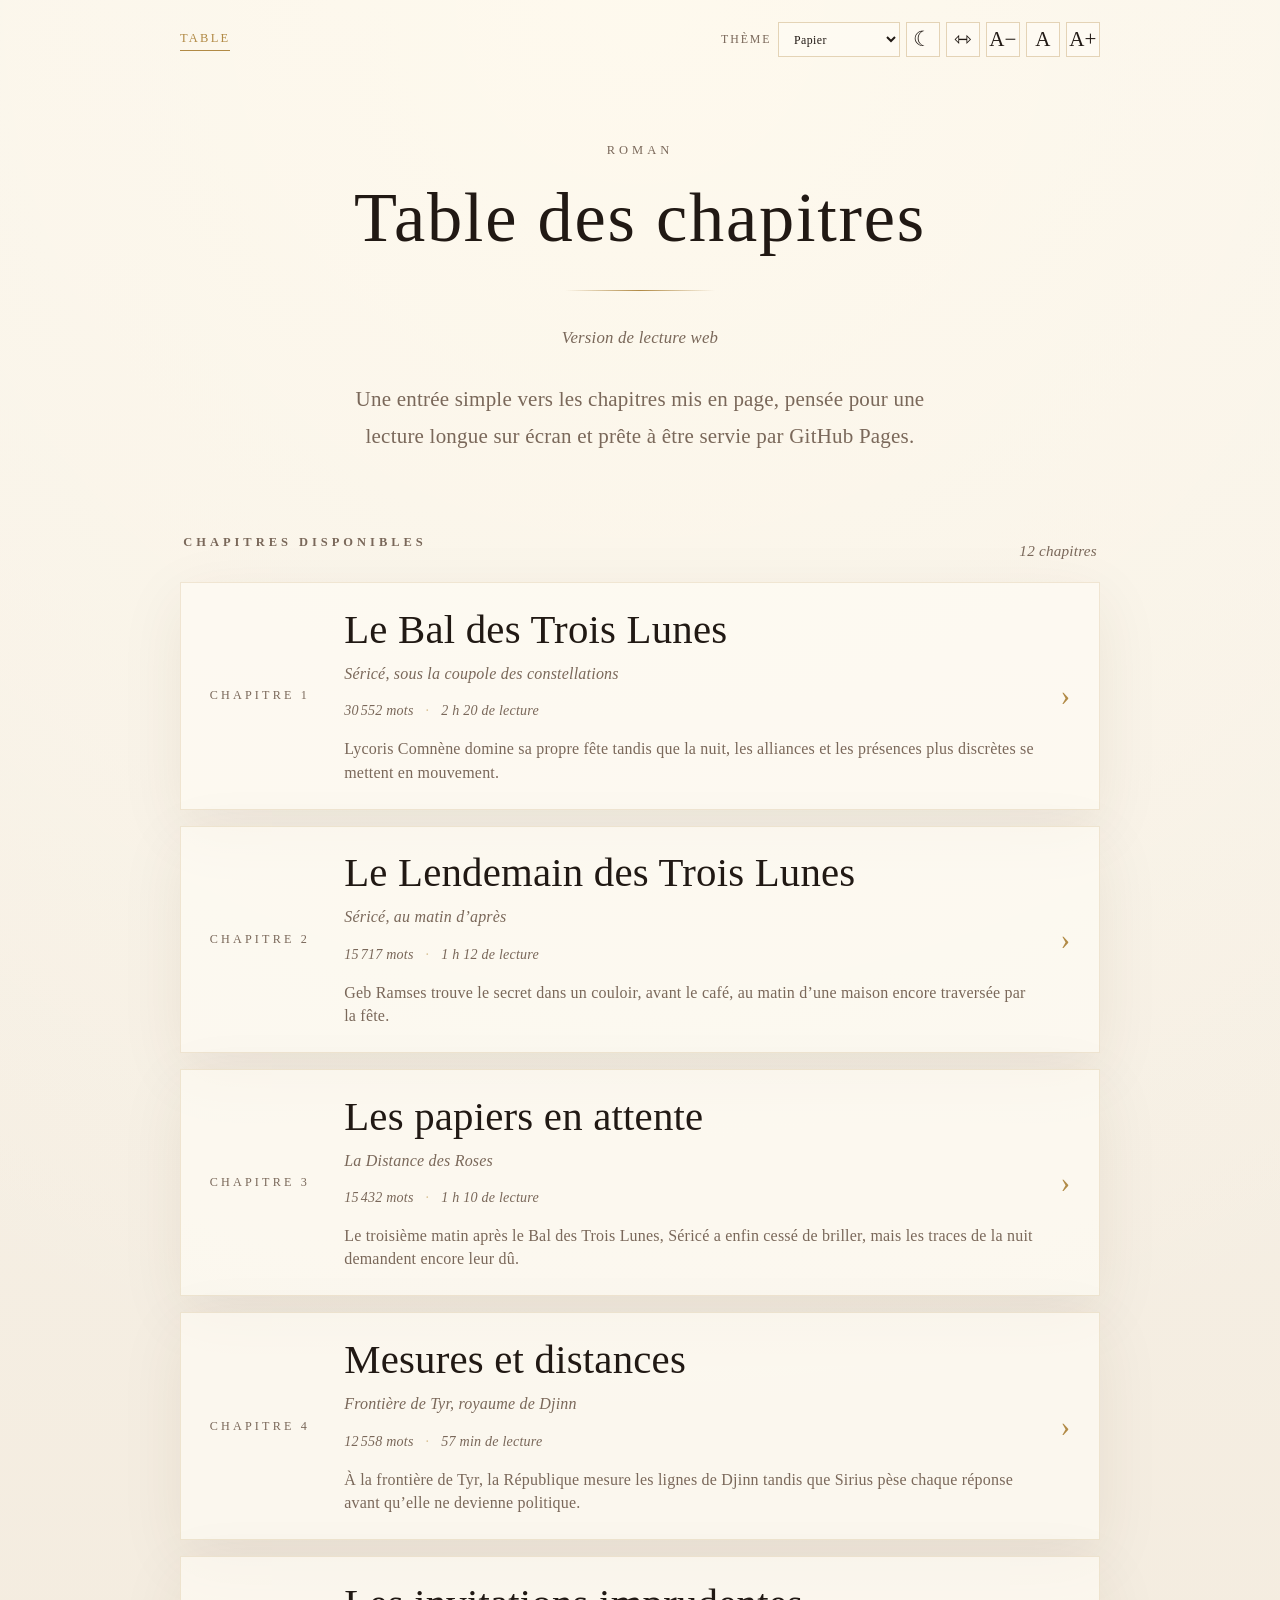
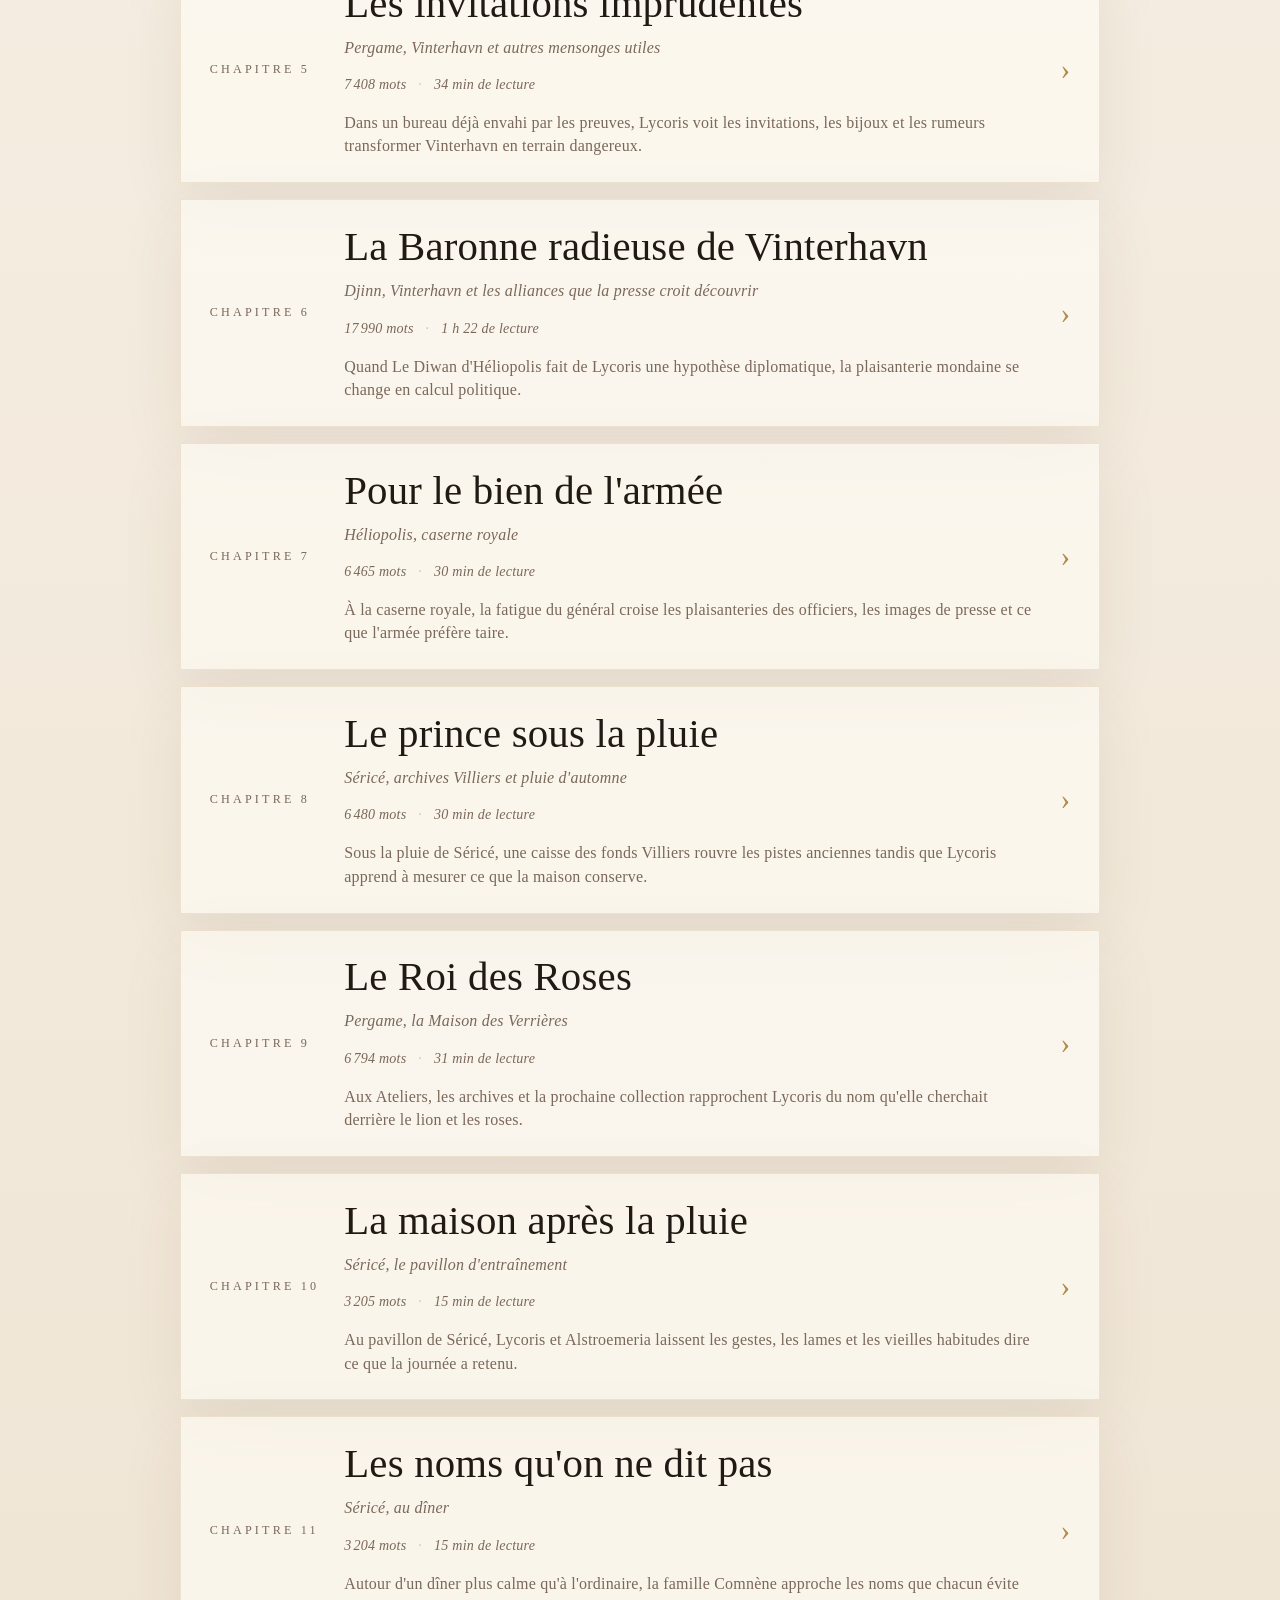
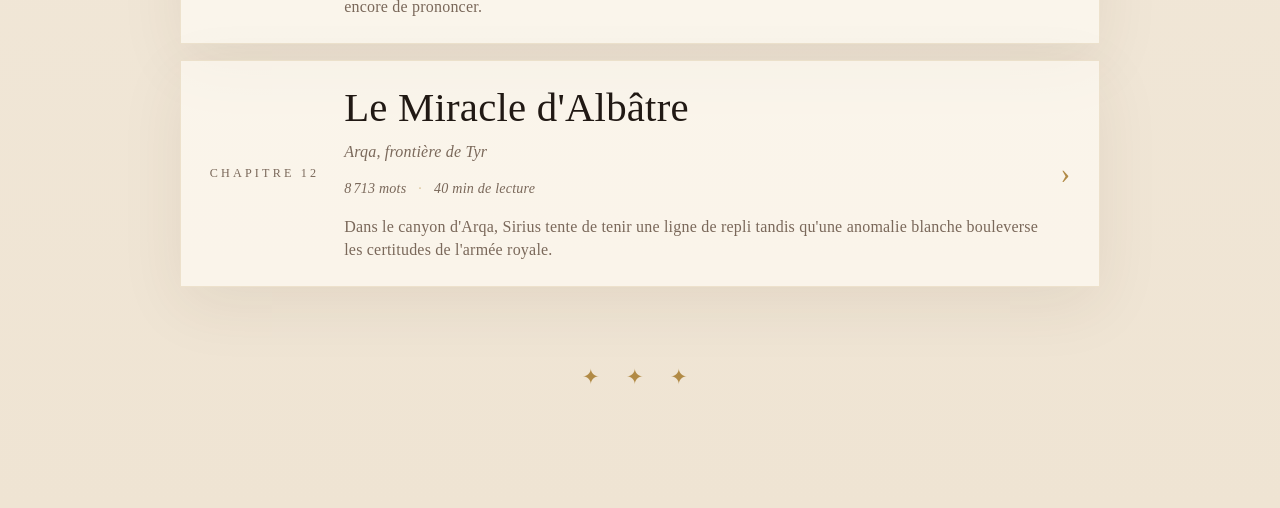
<file: index.html>
<!DOCTYPE html>
<html lang="fr">
<head>
  <meta charset="UTF-8" />
  <meta name="viewport" content="width=device-width, initial-scale=1" />
  <title>Table des chapitres</title>
  <link rel="stylesheet" href="assets/styles.css?v=165afee5" />
  <script src="assets/reader.js?v=254586fc" defer></script>
</head>

<body>
  <a class="skip-link" href="#chapitres">Aller aux chapitres</a>

  <header class="site-topline" aria-label="Réglages du site">
    <div class="site-tools">
      <a class="home-link is-current" href="index.html" aria-current="page">Table</a>
      <div class="reader-actions" aria-label="Réglages de lecture">
        <label class="theme-control">
          <span>Thème</span>
          <select data-theme-select aria-label="Choisir le thème de lecture">
            <option value="paper">Papier</option>
            <option value="sepia">Sépia</option>
            <option value="night">Nuit</option>
            <option value="lycoris">Lycoris</option>
            <option value="lion">Lion</option>
          </select>
        </label>
        <button class="reader-button" type="button" data-theme-toggle aria-pressed="false" aria-label="Basculer en thème nuit" title="Basculer en thème nuit">☾</button>
        <button class="reader-button" type="button" data-width-toggle aria-label="Changer la largeur de colonne" title="Changer la largeur de colonne (W)">⇿</button>
        <button class="reader-button" type="button" data-font-decrease aria-label="Réduire la taille du texte" title="Réduire la taille du texte (−)">A−</button>
        <button class="reader-button" type="button" data-font-reset aria-label="Réinitialiser la taille du texte" title="Réinitialiser la taille du texte (0)">A</button>
        <button class="reader-button" type="button" data-font-increase aria-label="Augmenter la taille du texte" title="Augmenter la taille du texte (+)">A+</button>
      </div>
    </div>
  </header>

  <main class="home">
    <header class="site-header">
      <div class="kicker">Roman</div>
      <h1>Table des chapitres</h1>
      <div class="rule"></div>
      <p class="subtitle">Version de lecture web</p>
      <p class="home-intro">Une entrée simple vers les chapitres mis en page, pensée pour une lecture longue sur écran et prête à être servie par GitHub Pages.</p>
    </header>

    <section class="library" id="chapitres" aria-labelledby="chapitres-title">
      <div class="library-head">
        <h2 class="section-label" id="chapitres-title">Chapitres disponibles</h2>
        <span class="library-count">12 chapitres</span>
      </div>

      <ol class="chapter-list">
        <li class="chapter-card">
          <a class="chapter-link" href="chapitres/bal-des-trois-lunes.html">
            <span class="chapter-number">Chapitre 1</span>
            <span>
              <span class="chapter-title">Le Bal des Trois Lunes</span>
              <span class="chapter-place">Séricé, sous la coupole des constellations</span>
              <span class="chapter-stats" aria-label="Longueur et temps de lecture">
                <span>30 552 mots</span>
                <span>2 h 20 de lecture</span>
              </span>
              <span class="chapter-excerpt">Lycoris Comnène domine sa propre fête tandis que la nuit, les alliances et les présences plus discrètes se mettent en mouvement.</span>
            </span>
            <span class="chapter-arrow" aria-hidden="true">›</span>
          </a>
        </li>
        <li class="chapter-card">
          <a class="chapter-link" href="chapitres/lendemain-des-trois-lunes.html">
            <span class="chapter-number">Chapitre 2</span>
            <span>
              <span class="chapter-title">Le Lendemain des Trois Lunes</span>
              <span class="chapter-place">Séricé, au matin d’après</span>
              <span class="chapter-stats" aria-label="Longueur et temps de lecture">
                <span>15 717 mots</span>
                <span>1 h 12 de lecture</span>
              </span>
              <span class="chapter-excerpt">Geb Ramses trouve le secret dans un couloir, avant le café, au matin d’une maison encore traversée par la fête.</span>
            </span>
            <span class="chapter-arrow" aria-hidden="true">›</span>
          </a>
        </li>
        <li class="chapter-card">
          <a class="chapter-link" href="chapitres/les-papiers-en-attente.html">
            <span class="chapter-number">Chapitre 3</span>
            <span>
              <span class="chapter-title">Les papiers en attente</span>
              <span class="chapter-place">La Distance des Roses</span>
              <span class="chapter-stats" aria-label="Longueur et temps de lecture">
                <span>15 432 mots</span>
                <span>1 h 10 de lecture</span>
              </span>
              <span class="chapter-excerpt">Le troisième matin après le Bal des Trois Lunes, Séricé a enfin cessé de briller, mais les traces de la nuit demandent encore leur dû.</span>
            </span>
            <span class="chapter-arrow" aria-hidden="true">›</span>
          </a>
        </li>
        <li class="chapter-card">
          <a class="chapter-link" href="chapitres/mesures-et-distances.html">
            <span class="chapter-number">Chapitre 4</span>
            <span>
              <span class="chapter-title">Mesures et distances</span>
              <span class="chapter-place">Frontière de Tyr, royaume de Djinn</span>
              <span class="chapter-stats" aria-label="Longueur et temps de lecture">
                <span>12 558 mots</span>
                <span>57 min de lecture</span>
              </span>
              <span class="chapter-excerpt">À la frontière de Tyr, la République mesure les lignes de Djinn tandis que Sirius pèse chaque réponse avant qu’elle ne devienne politique.</span>
            </span>
            <span class="chapter-arrow" aria-hidden="true">›</span>
          </a>
        </li>
        <li class="chapter-card">
          <a class="chapter-link" href="chapitres/les-invitations-imprudentes.html">
            <span class="chapter-number">Chapitre 5</span>
            <span>
              <span class="chapter-title">Les invitations imprudentes</span>
              <span class="chapter-place">Pergame, Vinterhavn et autres mensonges utiles</span>
              <span class="chapter-stats" aria-label="Longueur et temps de lecture">
                <span>7 408 mots</span>
                <span>34 min de lecture</span>
              </span>
              <span class="chapter-excerpt">Dans un bureau déjà envahi par les preuves, Lycoris voit les invitations, les bijoux et les rumeurs transformer Vinterhavn en terrain dangereux.</span>
            </span>
            <span class="chapter-arrow" aria-hidden="true">›</span>
          </a>
        </li>
        <li class="chapter-card">
          <a class="chapter-link" href="chapitres/la-baronne-radieuse-de-vinterhavn.html">
            <span class="chapter-number">Chapitre 6</span>
            <span>
              <span class="chapter-title">La Baronne radieuse de Vinterhavn</span>
              <span class="chapter-place">Djinn, Vinterhavn et les alliances que la presse croit découvrir</span>
              <span class="chapter-stats" aria-label="Longueur et temps de lecture">
                <span>17 990 mots</span>
                <span>1 h 22 de lecture</span>
              </span>
              <span class="chapter-excerpt">Quand Le Diwan d'Héliopolis fait de Lycoris une hypothèse diplomatique, la plaisanterie mondaine se change en calcul politique.</span>
            </span>
            <span class="chapter-arrow" aria-hidden="true">›</span>
          </a>
        </li>
        <li class="chapter-card">
          <a class="chapter-link" href="chapitres/pour-le-bien-de-l-armee.html">
            <span class="chapter-number">Chapitre 7</span>
            <span>
              <span class="chapter-title">Pour le bien de l'armée</span>
              <span class="chapter-place">Héliopolis, caserne royale</span>
              <span class="chapter-stats" aria-label="Longueur et temps de lecture">
                <span>6 465 mots</span>
                <span>30 min de lecture</span>
              </span>
              <span class="chapter-excerpt">À la caserne royale, la fatigue du général croise les plaisanteries des officiers, les images de presse et ce que l'armée préfère taire.</span>
            </span>
            <span class="chapter-arrow" aria-hidden="true">›</span>
          </a>
        </li>
        <li class="chapter-card">
          <a class="chapter-link" href="chapitres/le-prince-sous-la-pluie.html">
            <span class="chapter-number">Chapitre 8</span>
            <span>
              <span class="chapter-title">Le prince sous la pluie</span>
              <span class="chapter-place">Séricé, archives Villiers et pluie d'automne</span>
              <span class="chapter-stats" aria-label="Longueur et temps de lecture">
                <span>6 480 mots</span>
                <span>30 min de lecture</span>
              </span>
              <span class="chapter-excerpt">Sous la pluie de Séricé, une caisse des fonds Villiers rouvre les pistes anciennes tandis que Lycoris apprend à mesurer ce que la maison conserve.</span>
            </span>
            <span class="chapter-arrow" aria-hidden="true">›</span>
          </a>
        </li>
        <li class="chapter-card">
          <a class="chapter-link" href="chapitres/le-roi-des-roses.html">
            <span class="chapter-number">Chapitre 9</span>
            <span>
              <span class="chapter-title">Le Roi des Roses</span>
              <span class="chapter-place">Pergame, la Maison des Verrières</span>
              <span class="chapter-stats" aria-label="Longueur et temps de lecture">
                <span>6 794 mots</span>
                <span>31 min de lecture</span>
              </span>
              <span class="chapter-excerpt">Aux Ateliers, les archives et la prochaine collection rapprochent Lycoris du nom qu'elle cherchait derrière le lion et les roses.</span>
            </span>
            <span class="chapter-arrow" aria-hidden="true">›</span>
          </a>
        </li>
        <li class="chapter-card">
          <a class="chapter-link" href="chapitres/la-maison-apres-la-pluie.html">
            <span class="chapter-number">Chapitre 10</span>
            <span>
              <span class="chapter-title">La maison après la pluie</span>
              <span class="chapter-place">Séricé, le pavillon d'entraînement</span>
              <span class="chapter-stats" aria-label="Longueur et temps de lecture">
                <span>3 205 mots</span>
                <span>15 min de lecture</span>
              </span>
              <span class="chapter-excerpt">Au pavillon de Séricé, Lycoris et Alstroemeria laissent les gestes, les lames et les vieilles habitudes dire ce que la journée a retenu.</span>
            </span>
            <span class="chapter-arrow" aria-hidden="true">›</span>
          </a>
        </li>
        <li class="chapter-card">
          <a class="chapter-link" href="chapitres/les-noms-qu-on-ne-dit-pas.html">
            <span class="chapter-number">Chapitre 11</span>
            <span>
              <span class="chapter-title">Les noms qu'on ne dit pas</span>
              <span class="chapter-place">Séricé, au dîner</span>
              <span class="chapter-stats" aria-label="Longueur et temps de lecture">
                <span>3 204 mots</span>
                <span>15 min de lecture</span>
              </span>
              <span class="chapter-excerpt">Autour d'un dîner plus calme qu'à l'ordinaire, la famille Comnène approche les noms que chacun évite encore de prononcer.</span>
            </span>
            <span class="chapter-arrow" aria-hidden="true">›</span>
          </a>
        </li>
        <li class="chapter-card">
          <a class="chapter-link" href="chapitres/le-miracle-d-albatre.html">
            <span class="chapter-number">Chapitre 12</span>
            <span>
              <span class="chapter-title">Le Miracle d'Albâtre</span>
              <span class="chapter-place">Arqa, frontière de Tyr</span>
              <span class="chapter-stats" aria-label="Longueur et temps de lecture">
                <span>8 713 mots</span>
                <span>40 min de lecture</span>
              </span>
              <span class="chapter-excerpt">Dans le canyon d'Arqa, Sirius tente de tenir une ligne de repli tandis qu'une anomalie blanche bouleverse les certitudes de l'armée royale.</span>
            </span>
            <span class="chapter-arrow" aria-hidden="true">›</span>
          </a>
        </li>
      </ol>
    </section>

    <footer class="site-footer" aria-hidden="true">✦ ✦ ✦</footer>
  </main>
</body>
</html>
</file>
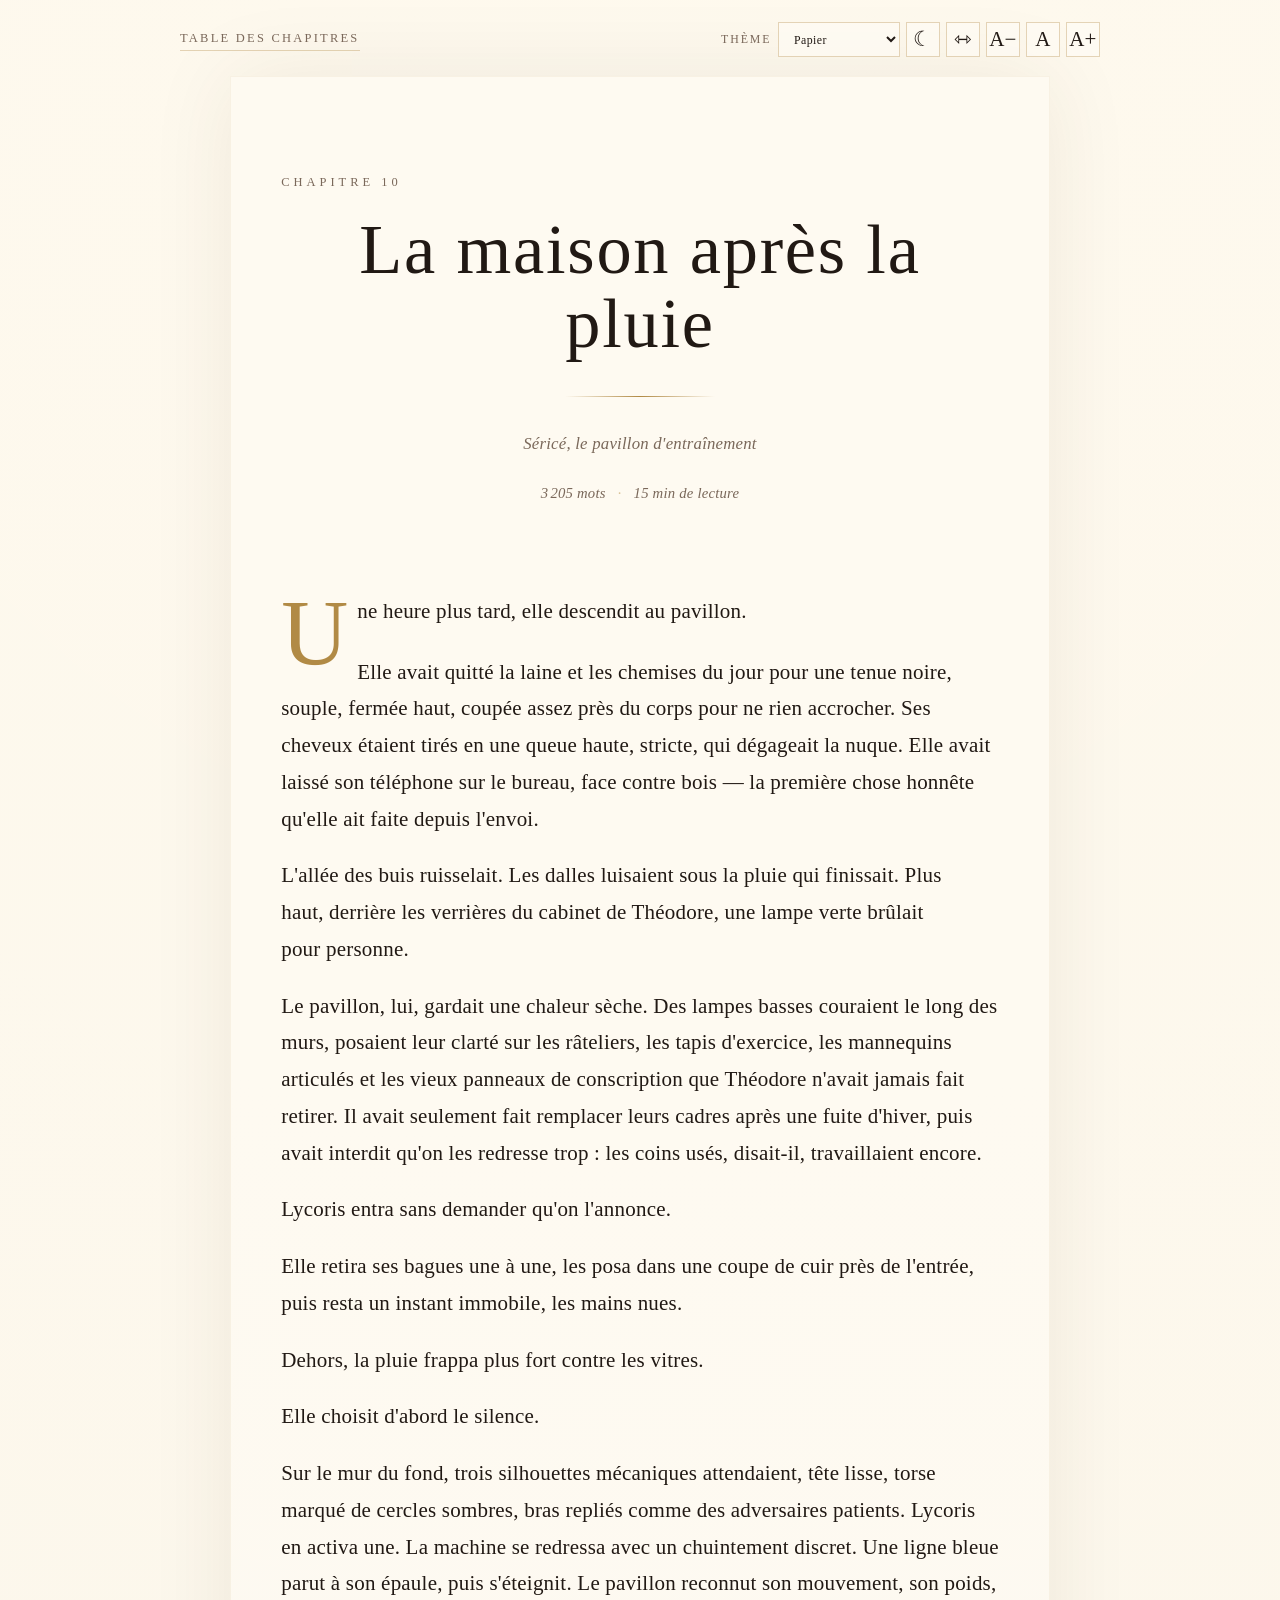
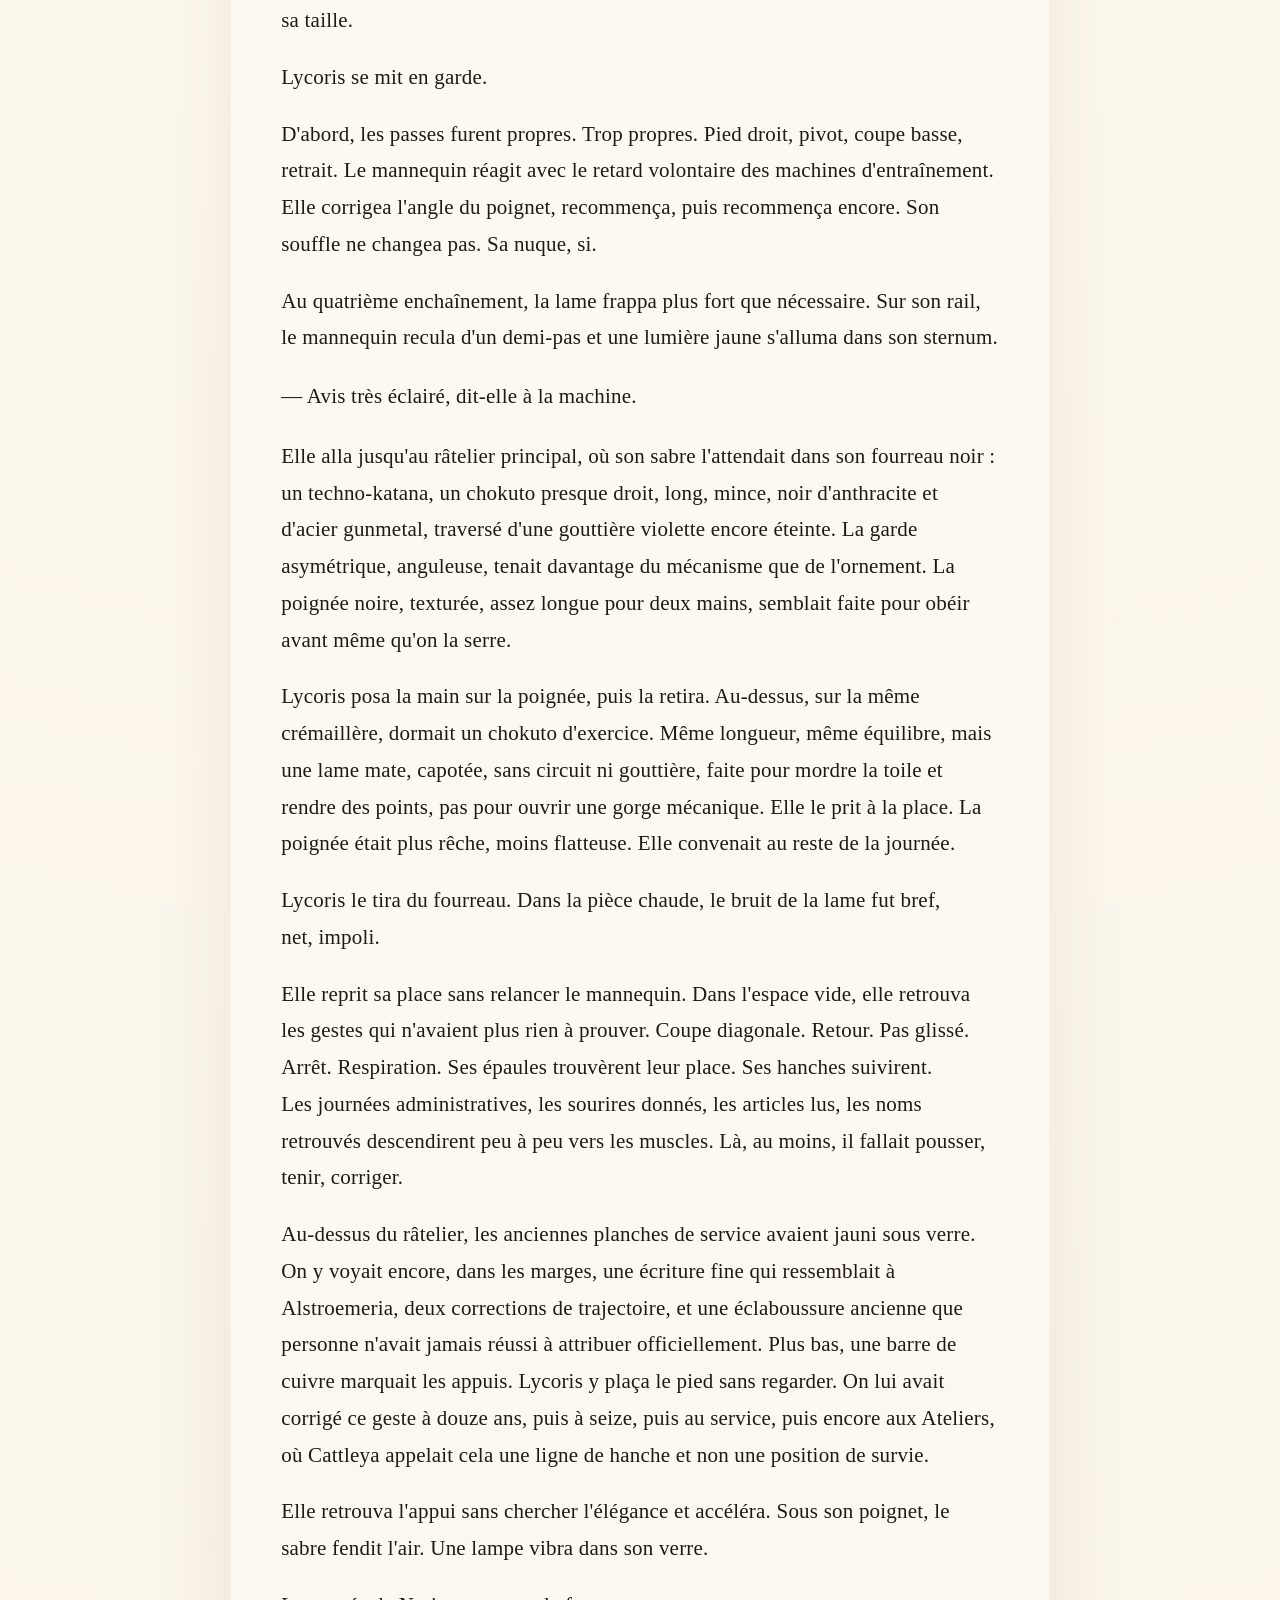
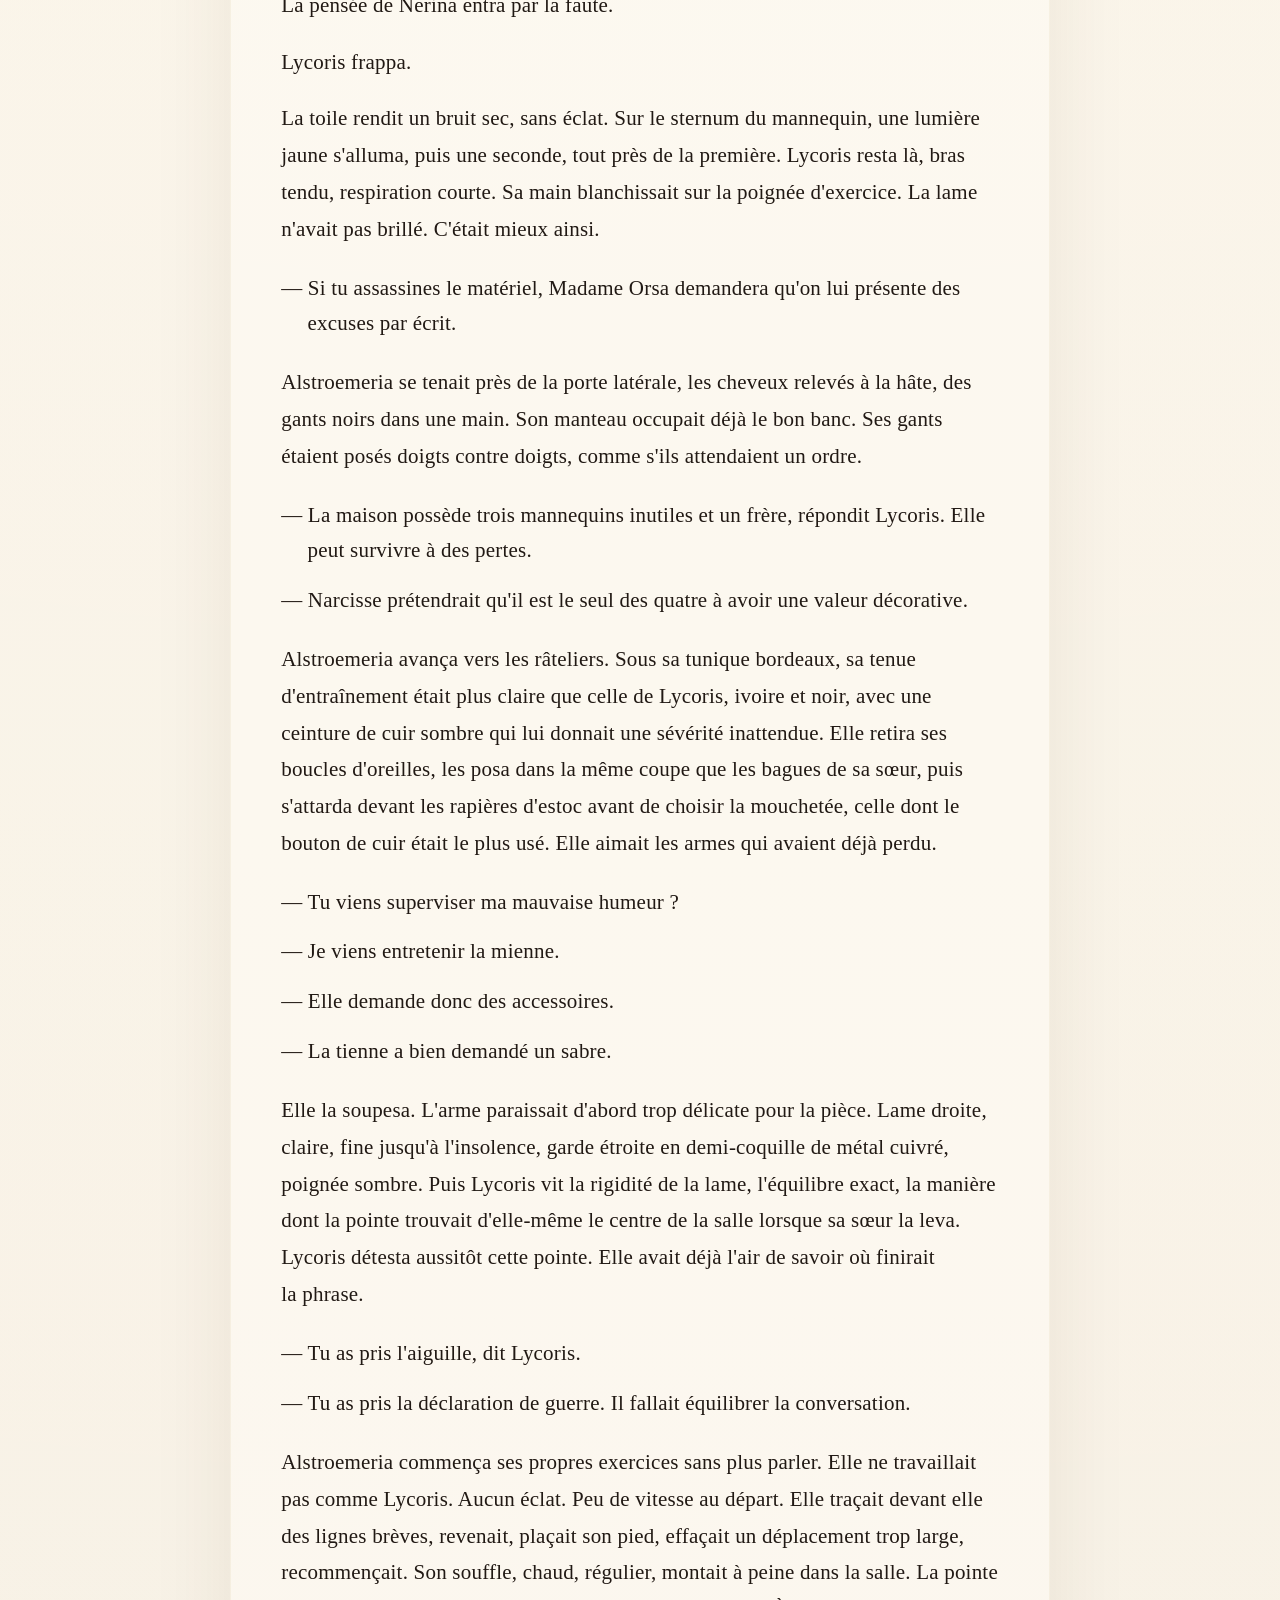
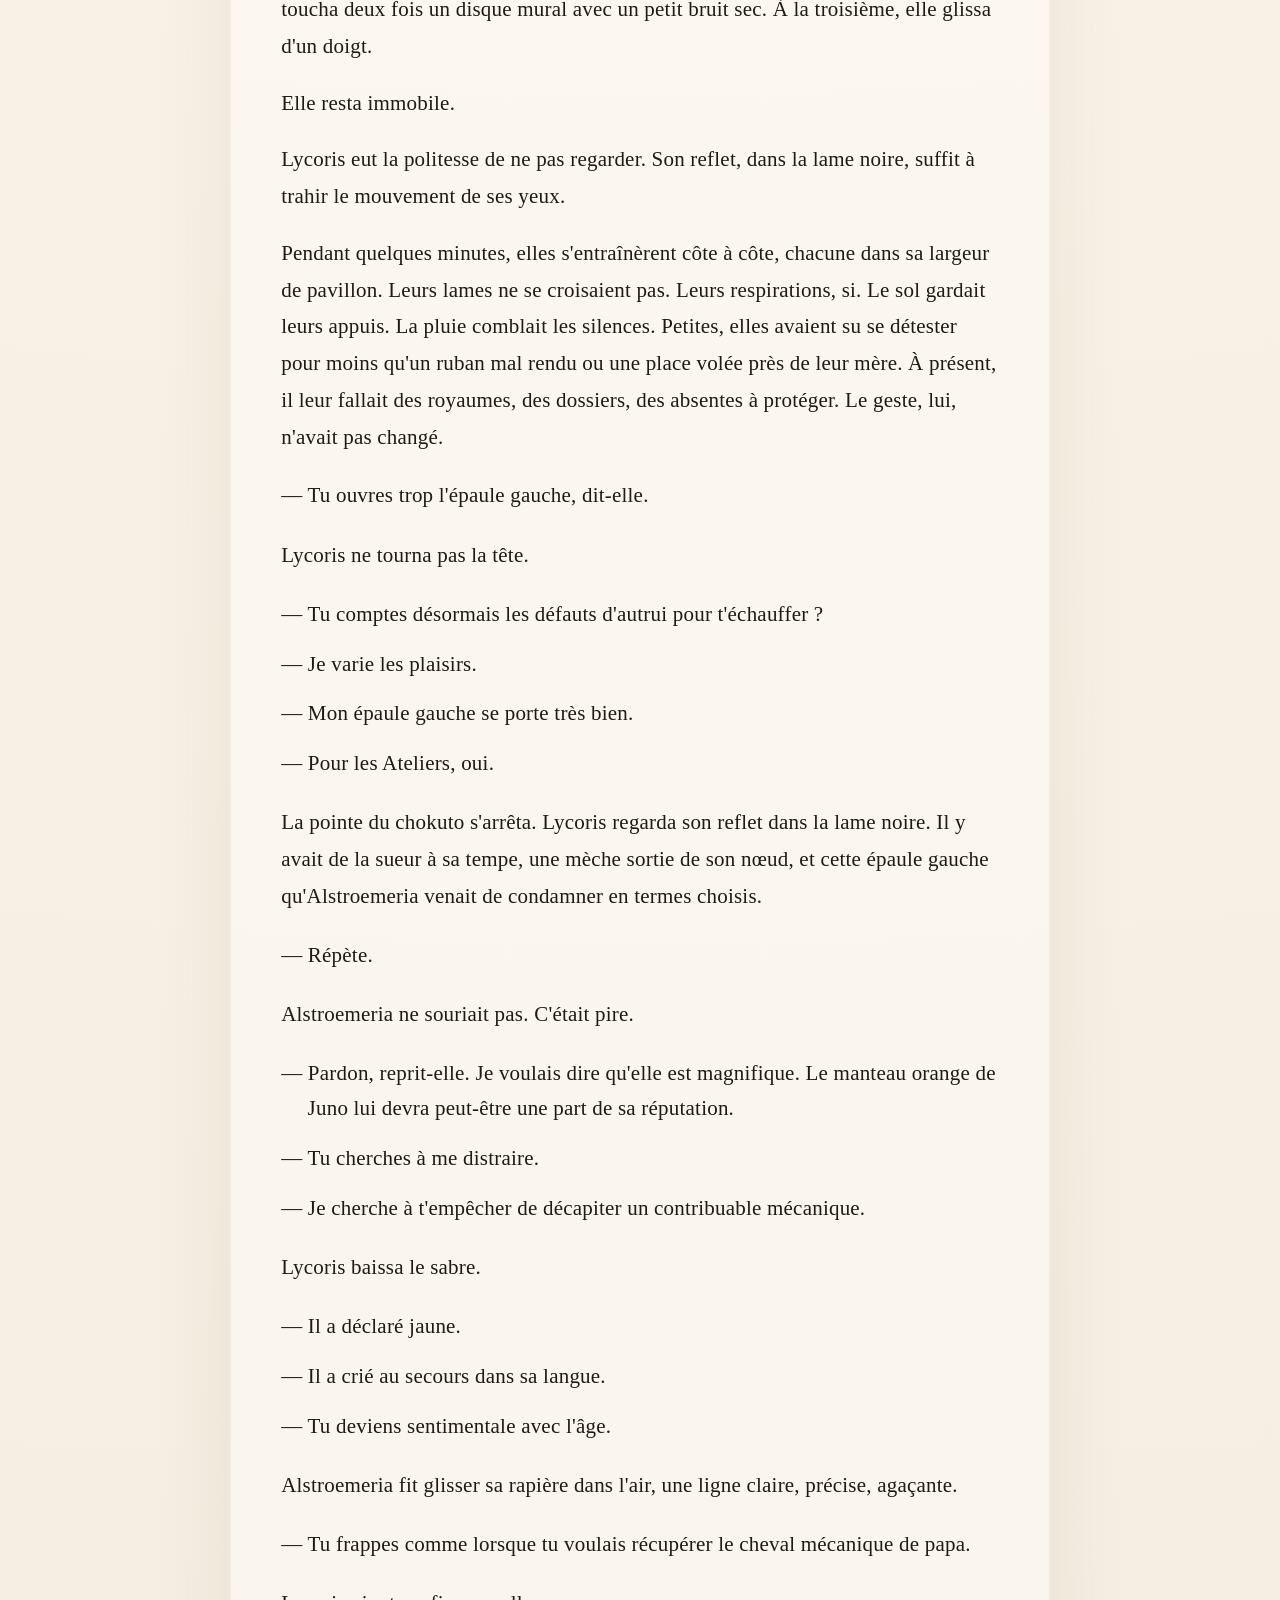
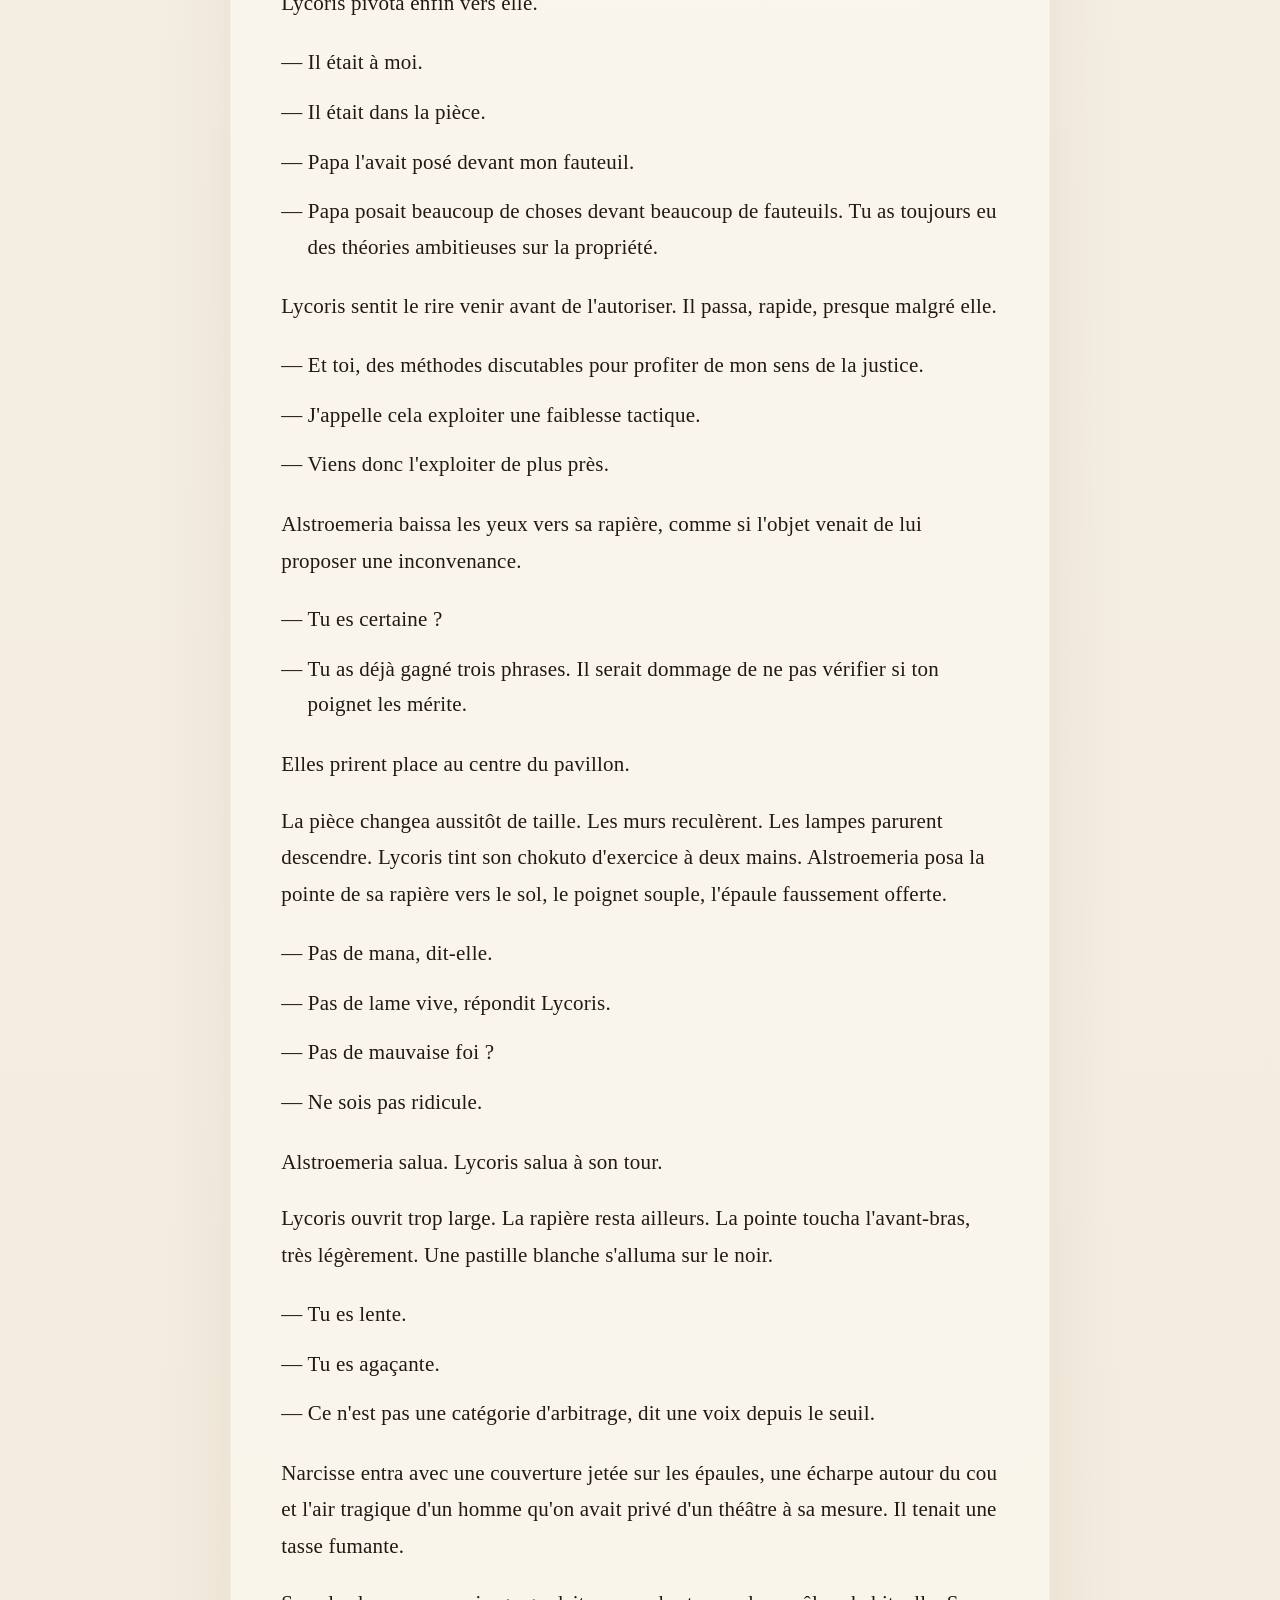
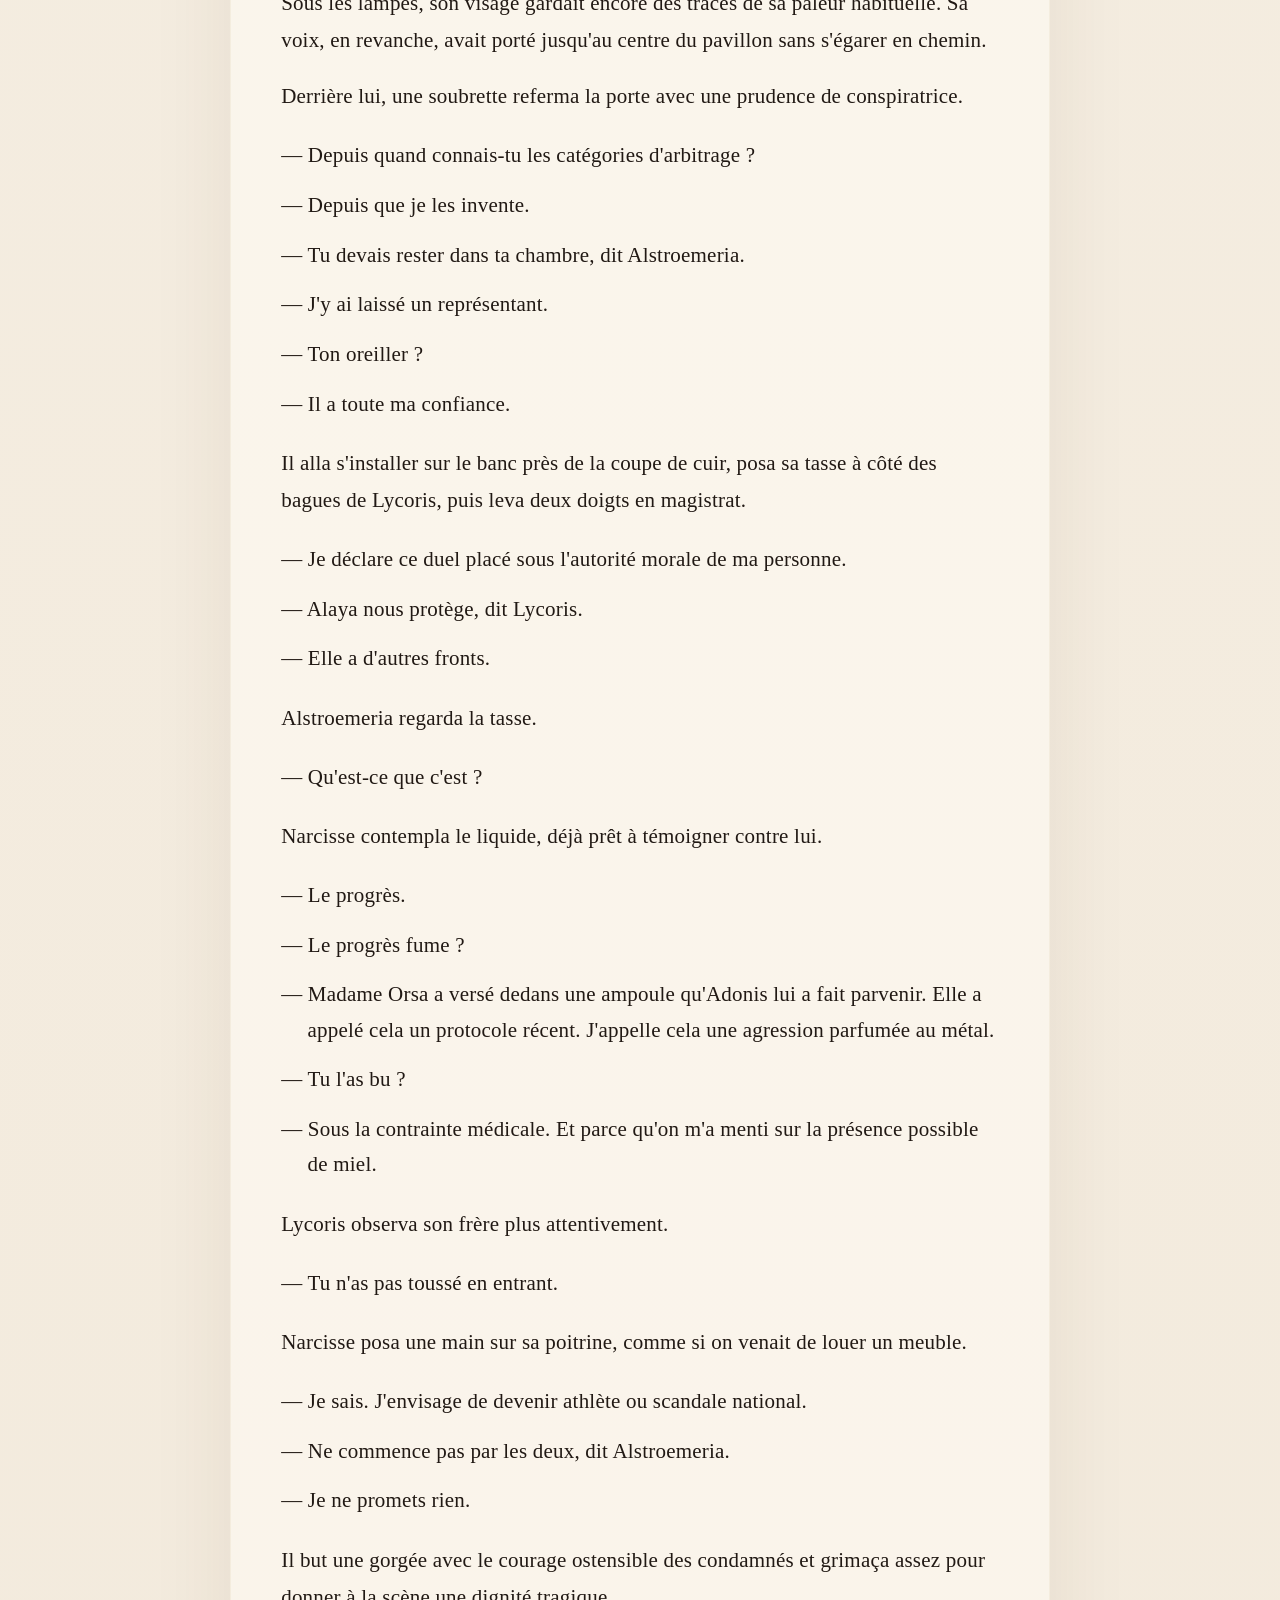
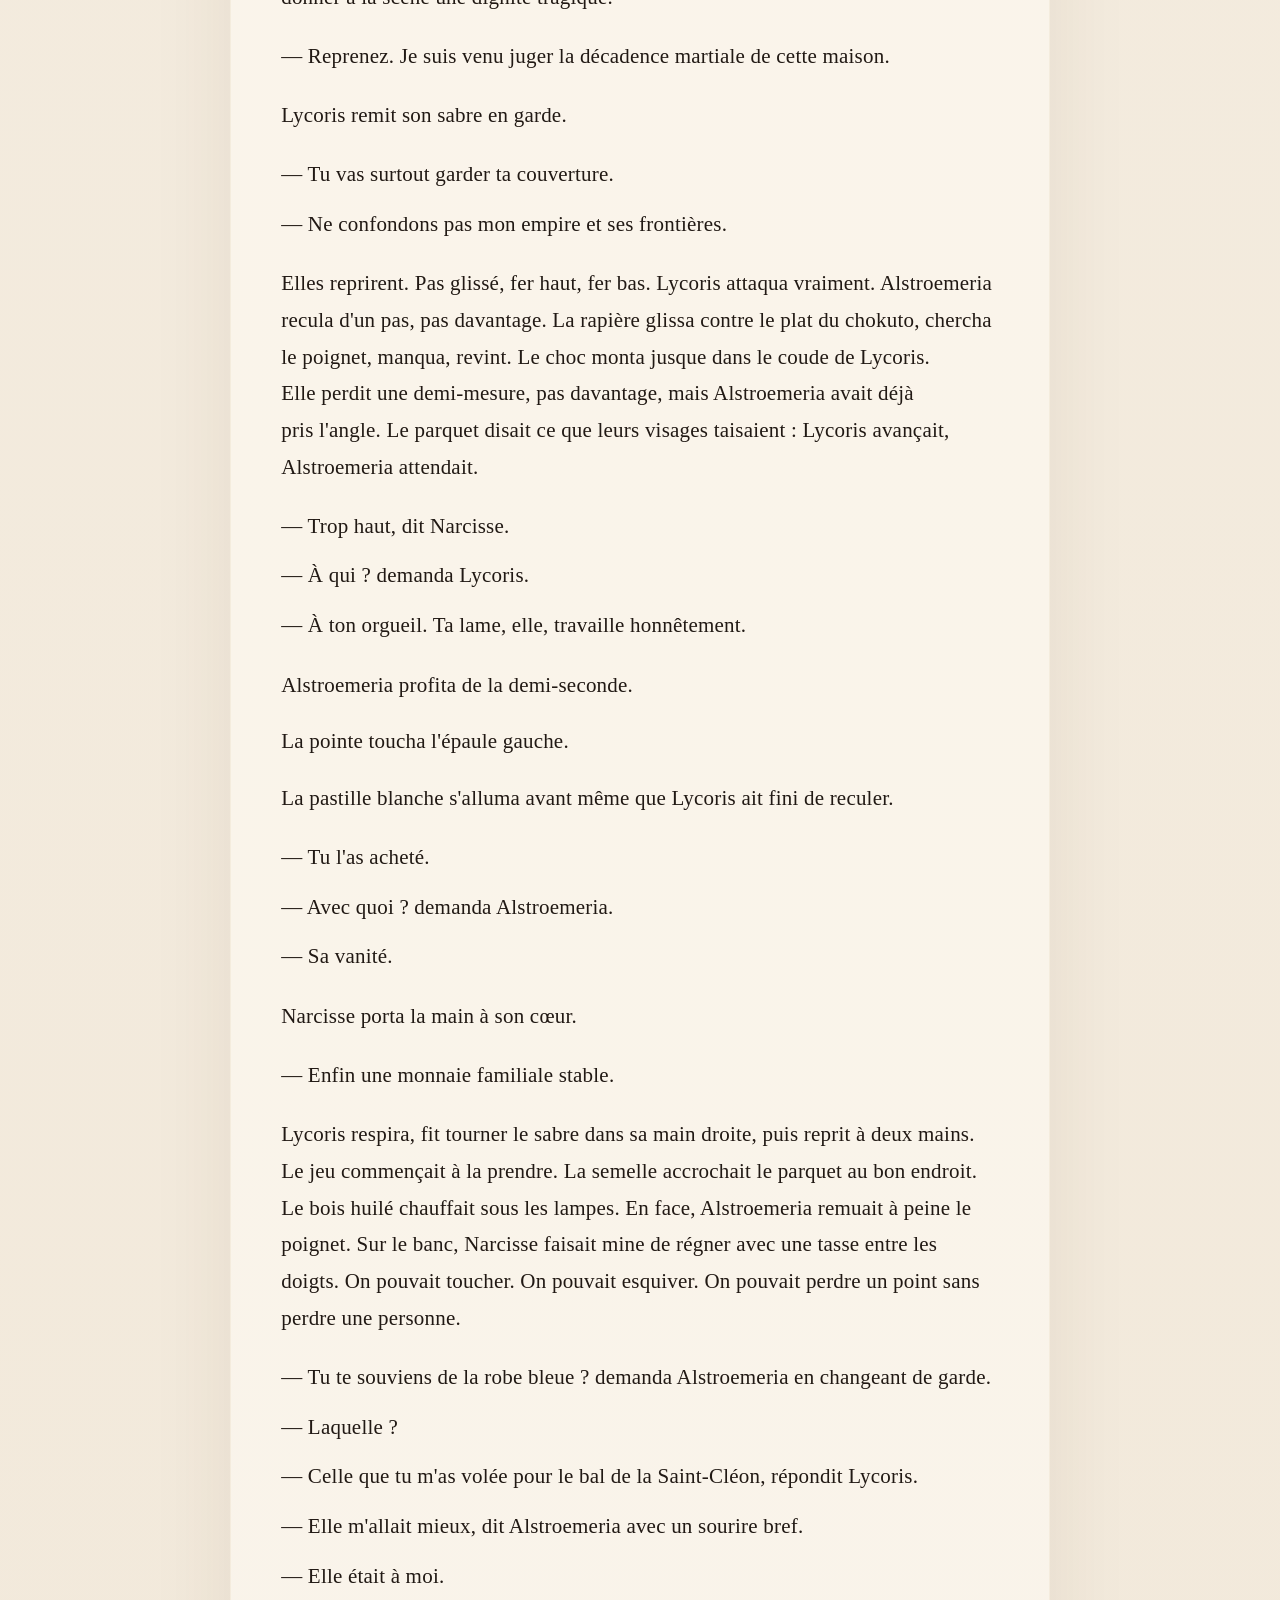
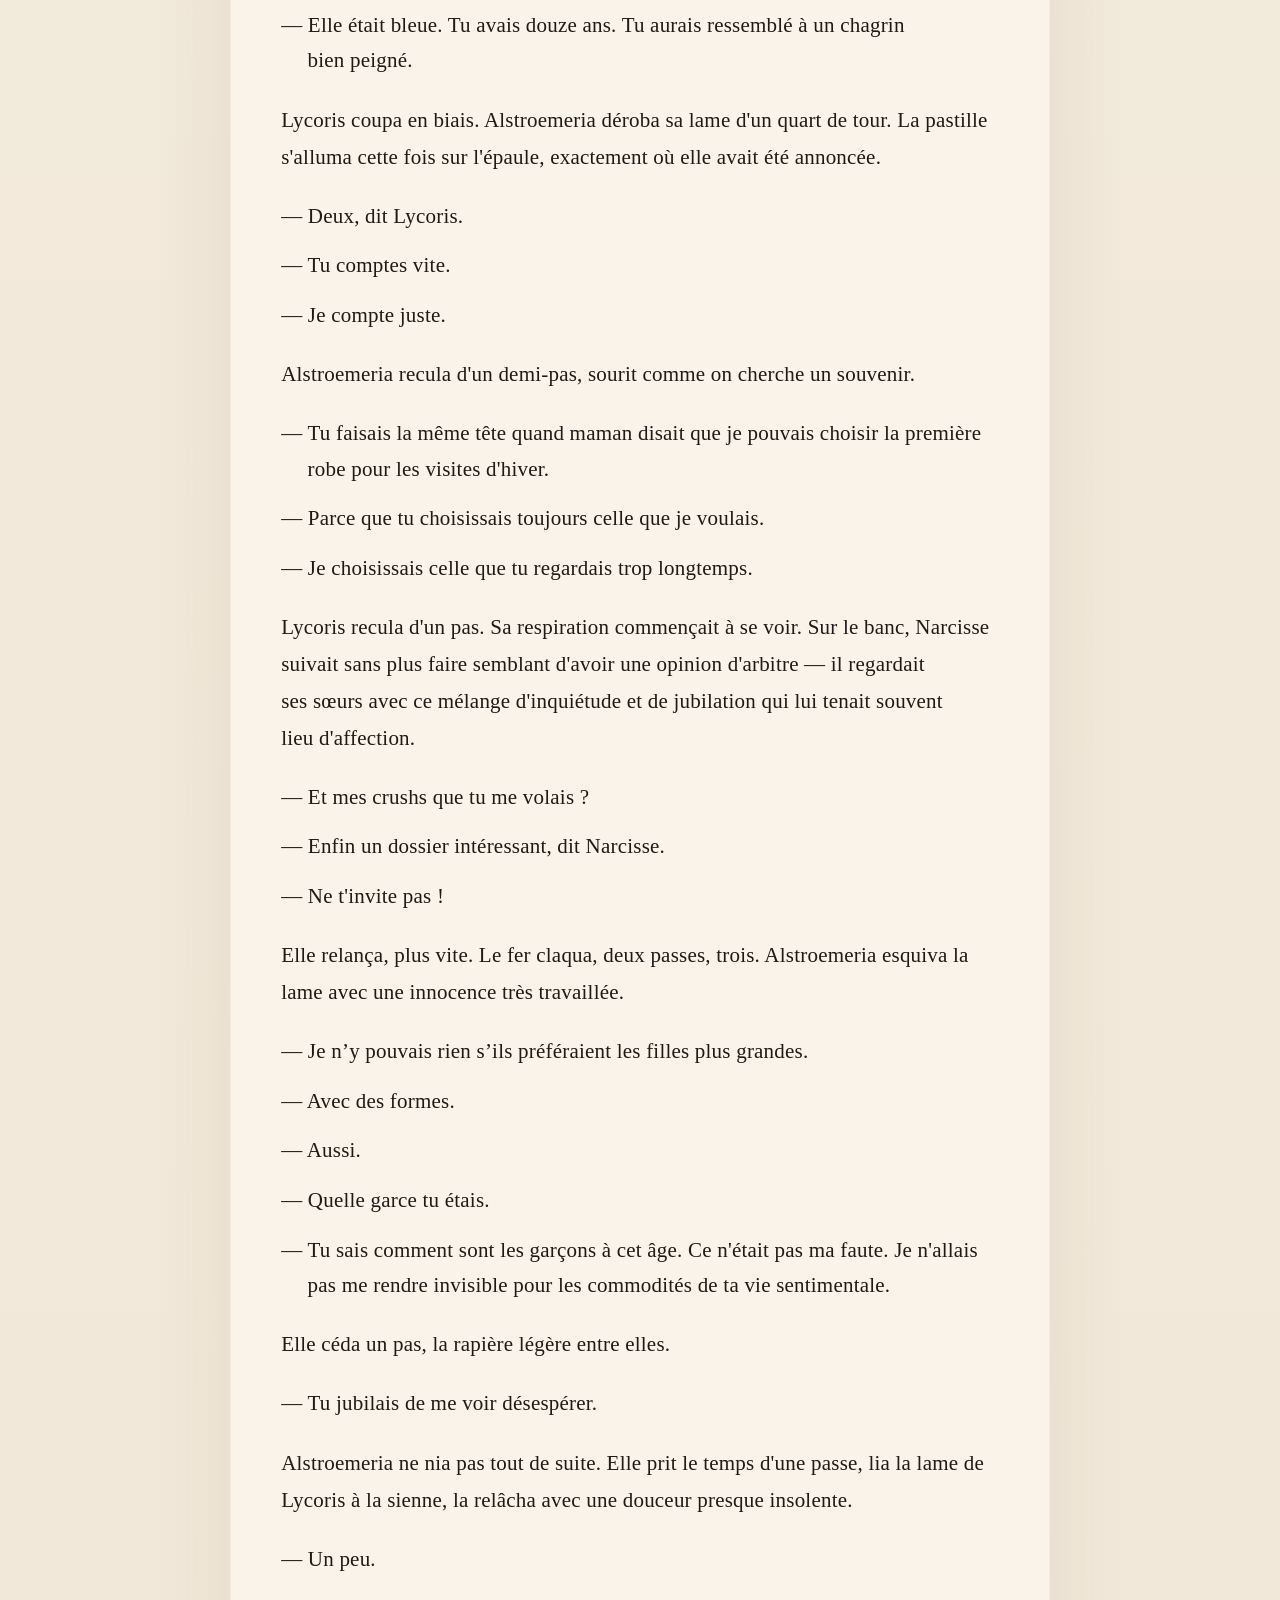
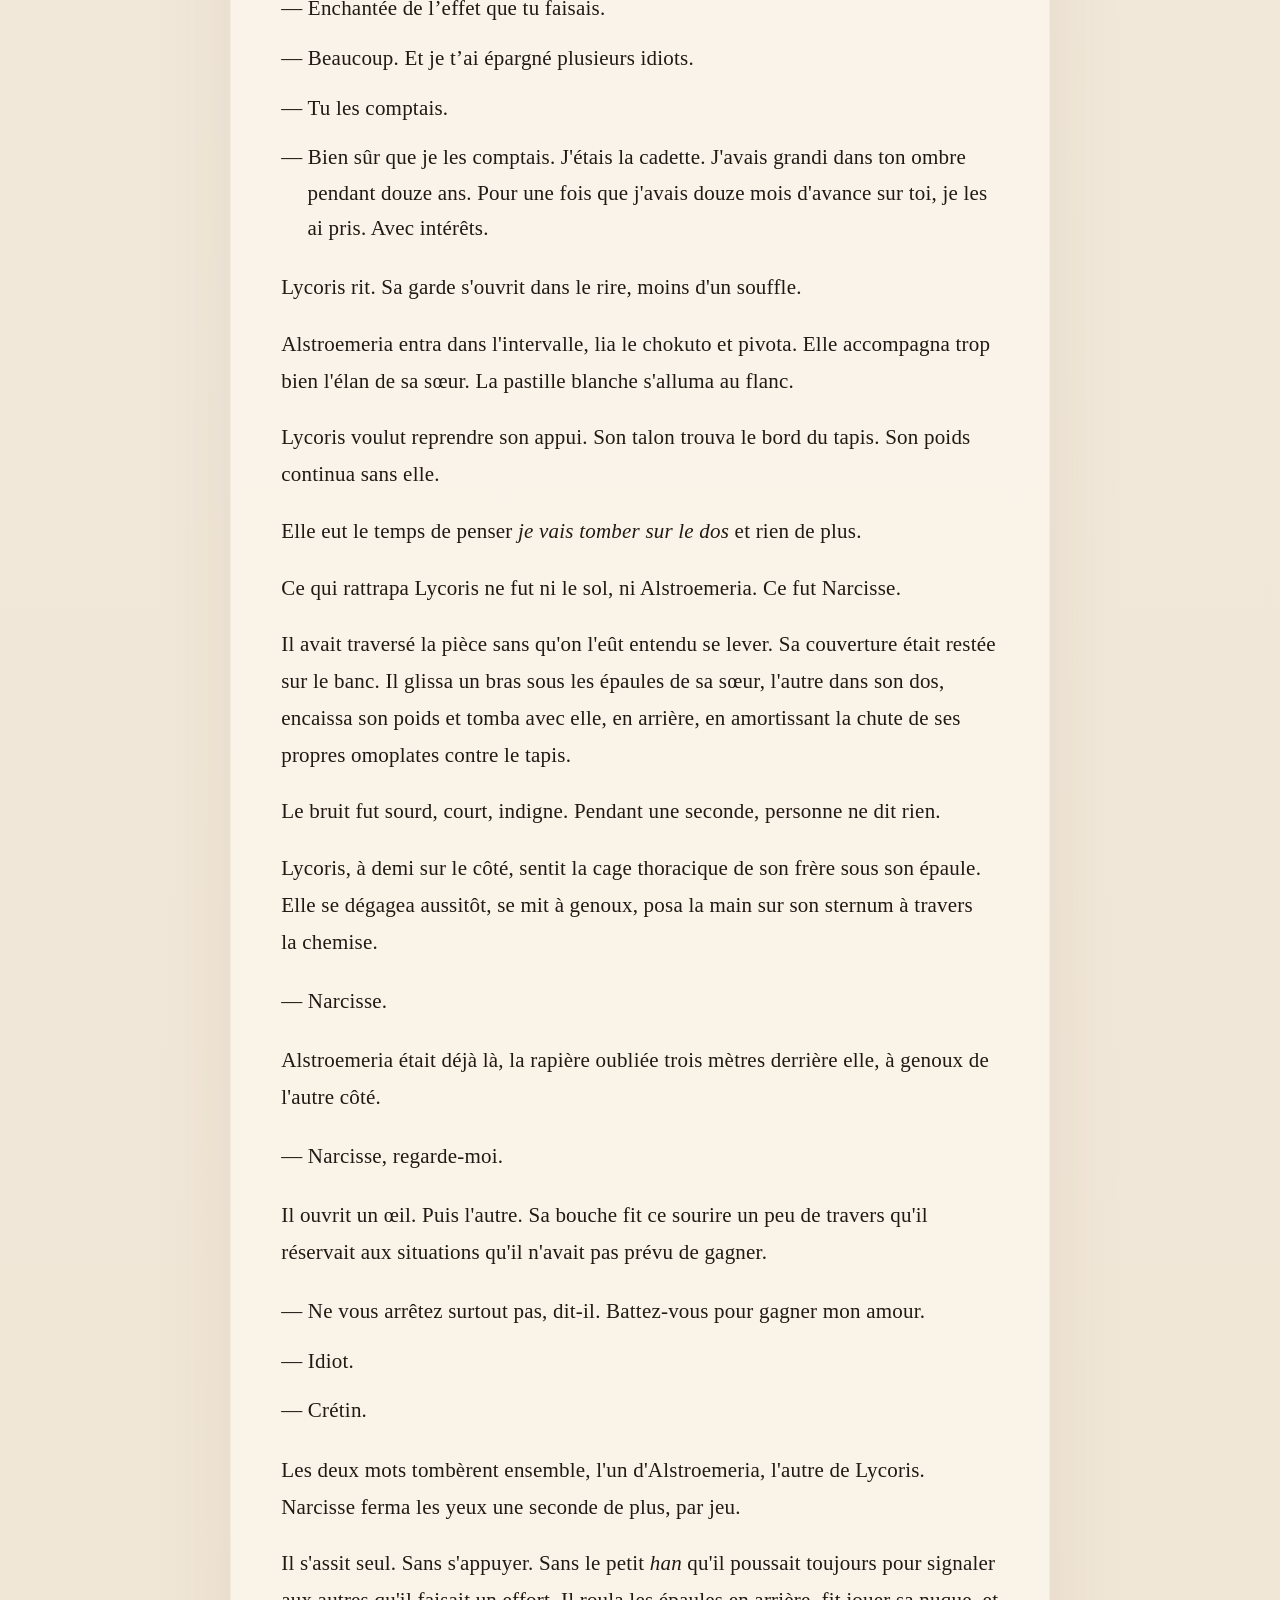
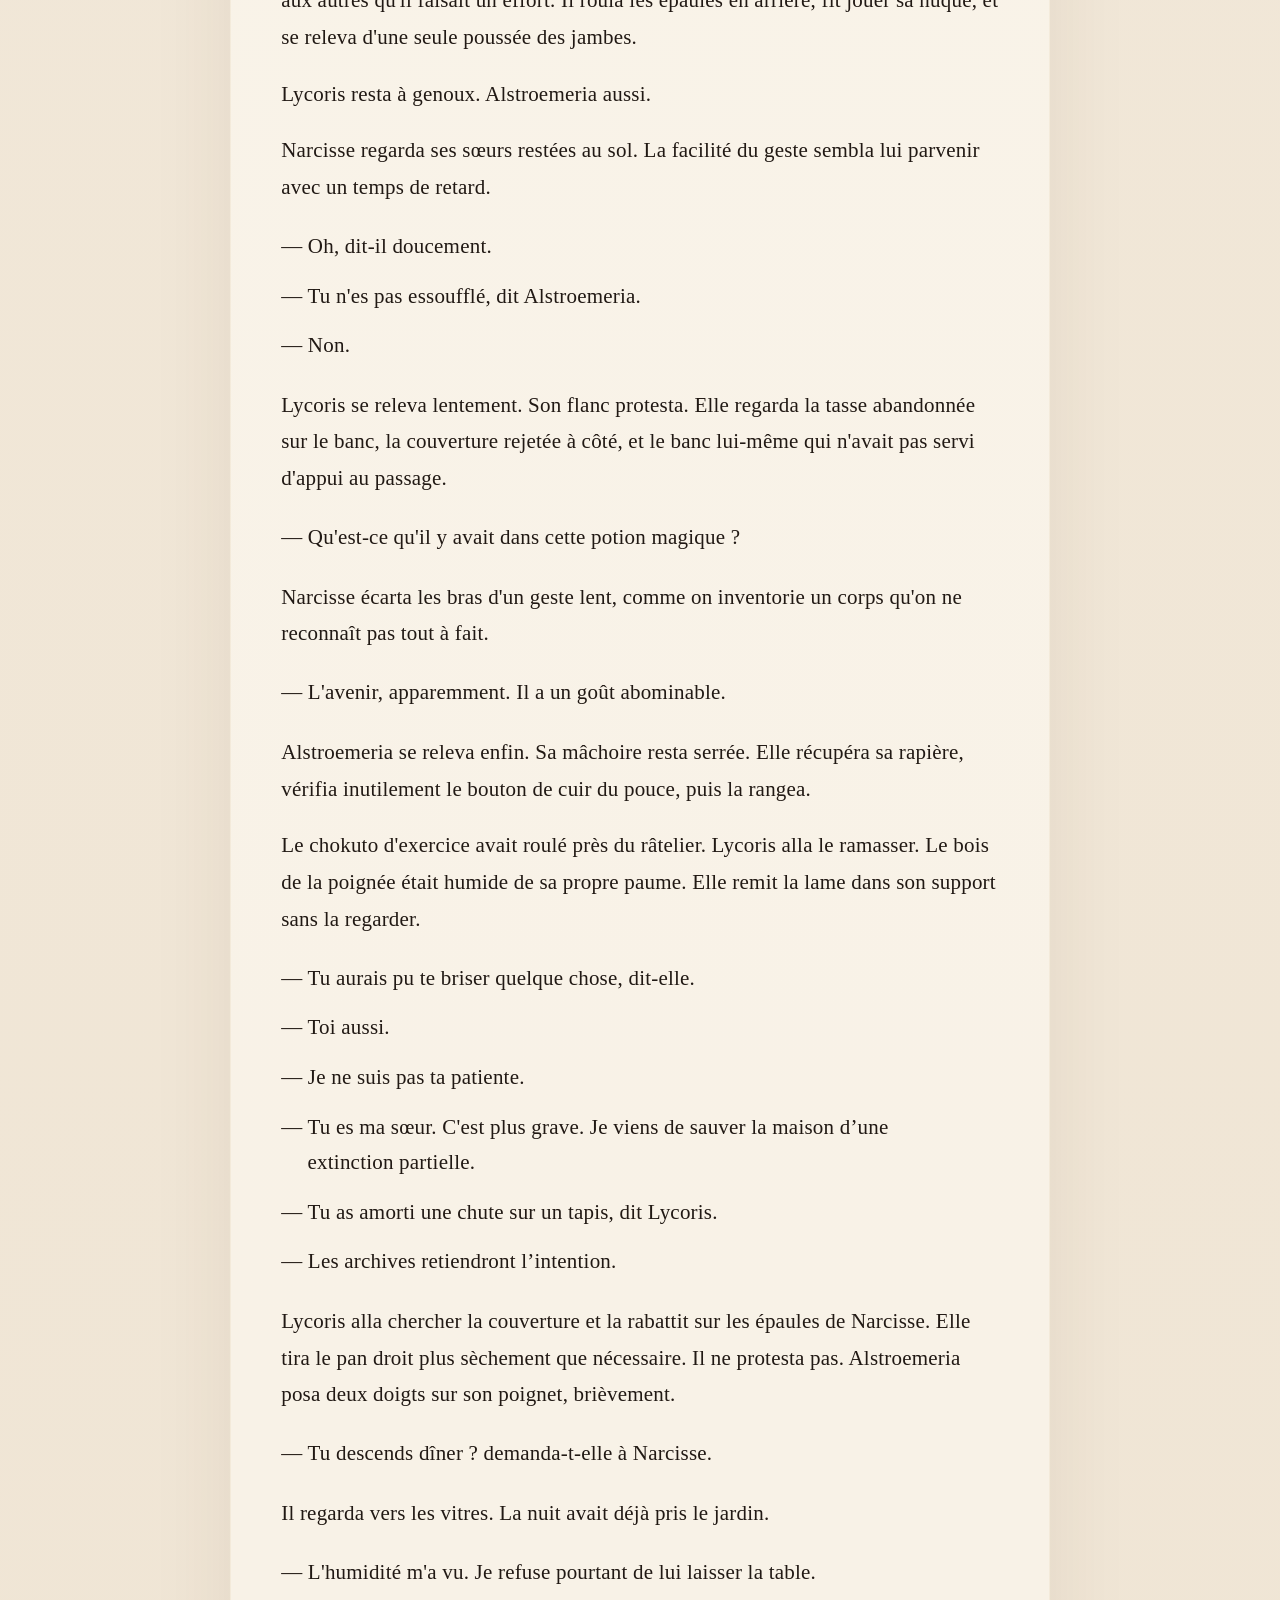
<file: chapitres/la-maison-apres-la-pluie.html>
<!DOCTYPE html>
<html lang="fr">
<head>
  <meta charset="UTF-8" />
  <meta name="viewport" content="width=device-width, initial-scale=1" />
  <title>La maison après la pluie — Chapitre 10</title>
  <link rel="stylesheet" href="../assets/styles.css?v=165afee5" />
  <script src="../assets/reader.js?v=254586fc" defer></script>
</head>

<body class="chapter-page" data-chapter="la-maison-apres-la-pluie" data-reading-minutes="15">
  <div class="reading-progress" role="progressbar" aria-label="Progression de lecture" aria-valuemin="0" aria-valuemax="100" aria-valuenow="0" data-reading-progress>
    <div class="reading-progress__bar" data-reading-progress-bar></div>
  </div>

  <a class="skip-link" href="#lecture">Aller au texte</a>

  <header class="reader-header" aria-label="Navigation du chapitre">
    <nav class="reader-bar">
      <a class="reader-link" href="../index.html">Table des chapitres</a>
      <div class="reader-actions" aria-label="Réglages de lecture">
        <label class="theme-control">
          <span>Thème</span>
          <select data-theme-select aria-label="Choisir le thème de lecture">
            <option value="paper">Papier</option>
            <option value="sepia">Sépia</option>
            <option value="night">Nuit</option>
            <option value="lycoris">Lycoris</option>
            <option value="lion">Lion</option>
          </select>
        </label>
        <button class="reader-button" type="button" data-theme-toggle aria-pressed="false" aria-label="Basculer en thème nuit" title="Basculer en thème nuit">☾</button>
        <button class="reader-button" type="button" data-width-toggle aria-label="Changer la largeur de colonne" title="Changer la largeur de colonne (W)">⇿</button>
        <button class="reader-button" type="button" data-font-decrease aria-label="Réduire la taille du texte" title="Réduire la taille du texte (−)">A−</button>
        <button class="reader-button" type="button" data-font-reset aria-label="Réinitialiser la taille du texte" title="Réinitialiser la taille du texte (0)">A</button>
        <button class="reader-button" type="button" data-font-increase aria-label="Augmenter la taille du texte" title="Augmenter la taille du texte (+)">A+</button>
      </div>
    </nav>
  </header>

  <main class="page" id="lecture">
    <div class="chapter-kicker">Chapitre 10</div>
    <h1>La maison après la pluie</h1>
    <div class="chapter-rule"></div>
    <div class="chapter-subtitle">Séricé, le pavillon d'entraînement</div>
    <div class="chapter-meta" aria-label="Longueur du chapitre">
      <span>3 205 mots</span>
      <span>15 min de lecture</span>
    </div>

    <section class="opening">

      <p>Une heure plus tard, elle descendit au pavillon.</p>

      <p>Elle avait quitté la laine et les chemises du jour pour une tenue noire, souple, fermée haut, coupée assez près du corps pour ne rien accrocher. Ses cheveux étaient tirés en une queue haute, stricte, qui dégageait la nuque. Elle avait laissé son téléphone sur le bureau, face contre bois — la première chose honnête qu'elle ait faite depuis l'envoi.</p>

    </section>

      <p>L'allée des buis ruisselait. Les dalles luisaient sous la pluie qui finissait. Plus haut, derrière les verrières du cabinet de Théodore, une lampe verte brûlait pour personne.</p>

      <p>Le pavillon, lui, gardait une chaleur sèche. Des lampes basses couraient le long des murs, posaient leur clarté sur les râteliers, les tapis d'exercice, les mannequins articulés et les vieux panneaux de conscription que Théodore n'avait jamais fait retirer. Il avait seulement fait remplacer leurs cadres après une fuite d'hiver, puis avait interdit qu'on les redresse trop : les coins usés, disait-il, travaillaient encore.</p>

      <p>Lycoris entra sans demander qu'on l'annonce.</p>

      <p>Elle retira ses bagues une à une, les posa dans une coupe de cuir près de l'entrée, puis resta un instant immobile, les mains nues.</p>

      <p>Dehors, la pluie frappa plus fort contre les vitres.</p>

      <p>Elle choisit d'abord le silence.</p>

      <p>Sur le mur du fond, trois silhouettes mécaniques attendaient, tête lisse, torse marqué de cercles sombres, bras repliés comme des adversaires patients. Lycoris en activa une. La machine se redressa avec un chuintement discret. Une ligne bleue parut à son épaule, puis s'éteignit. Le pavillon reconnut son mouvement, son poids, sa taille.</p>

      <p>Lycoris se mit en garde.</p>

      <p>D'abord, les passes furent propres. Trop propres. Pied droit, pivot, coupe basse, retrait. Le mannequin réagit avec le retard volontaire des machines d'entraînement. Elle corrigea l'angle du poignet, recommença, puis recommença encore. Son souffle ne changea pas. Sa nuque, si.</p>

      <p>Au quatrième enchaînement, la lame frappa plus fort que nécessaire. Sur son rail, le mannequin recula d'un demi-pas et une lumière jaune s'alluma dans son sternum.</p>

      <p class="dialogue">— Avis très éclairé, dit-elle à la machine.</p>

      <p>Elle alla jusqu'au râtelier principal, où son sabre l'attendait dans son fourreau noir : un techno-katana, un chokuto presque droit, long, mince, noir d'anthracite et d'acier gunmetal, traversé d'une gouttière violette encore éteinte. La garde asymétrique, anguleuse, tenait davantage du mécanisme que de l'ornement. La poignée noire, texturée, assez longue pour deux mains, semblait faite pour obéir avant même qu'on la serre.</p>

      <p>Lycoris posa la main sur la poignée, puis la retira. Au-dessus, sur la même crémaillère, dormait un chokuto d'exercice. Même longueur, même équilibre, mais une lame mate, capotée, sans circuit ni gouttière, faite pour mordre la toile et rendre des points, pas pour ouvrir une gorge mécanique. Elle le prit à la place. La poignée était plus rêche, moins flatteuse. Elle convenait au reste de la journée.</p>

      <p>Lycoris le tira du fourreau. Dans la pièce chaude, le bruit de la lame fut bref, net, impoli.</p>

      <p>Elle reprit sa place sans relancer le mannequin. Dans l'espace vide, elle retrouva les gestes qui n'avaient plus rien à prouver. Coupe diagonale. Retour. Pas glissé. Arrêt. Respiration. Ses épaules trouvèrent leur place. Ses hanches suivirent. Les journées administratives, les sourires donnés, les articles lus, les noms retrouvés descendirent peu à peu vers les muscles. Là, au moins, il fallait pousser, tenir, corriger.</p>

      <p class="whisper">Au-dessus du râtelier, les anciennes planches de service avaient jauni sous verre. On y voyait encore, dans les marges, une écriture fine qui ressemblait à Alstroemeria, deux corrections de trajectoire, et une éclaboussure ancienne que personne n'avait jamais réussi à attribuer officiellement. Plus bas, une barre de cuivre marquait les appuis. Lycoris y plaça le pied sans regarder. On lui avait corrigé ce geste à douze ans, puis à seize, puis au service, puis encore aux Ateliers, où Cattleya appelait cela une ligne de hanche et non une position de survie.</p>

      <p>Elle retrouva l'appui sans chercher l'élégance et accéléra. Sous son poignet, le sabre fendit l'air. Une lampe vibra dans son verre.</p>

      <p>La pensée de Nerina entra par la faute.</p>

      <p>Lycoris frappa.</p>

      <p>La toile rendit un bruit sec, sans éclat. Sur le sternum du mannequin, une lumière jaune s'alluma, puis une seconde, tout près de la première. Lycoris resta là, bras tendu, respiration courte. Sa main blanchissait sur la poignée d'exercice. La lame n'avait pas brillé. C'était mieux ainsi.</p>

      <p class="dialogue">— Si tu assassines le matériel, Madame Orsa demandera qu'on lui présente des excuses par écrit.</p>

      <p>Alstroemeria se tenait près de la porte latérale, les cheveux relevés à la hâte, des gants noirs dans une main. Son manteau occupait déjà le bon banc. Ses gants étaient posés doigts contre doigts, comme s'ils attendaient un ordre.</p>

      <p class="dialogue">— La maison possède trois mannequins inutiles et un frère, répondit Lycoris. Elle peut survivre à des pertes.</p>

      <p class="dialogue">— Narcisse prétendrait qu'il est le seul des quatre à avoir une valeur décorative.</p>

      <p>Alstroemeria avança vers les râteliers. Sous sa tunique bordeaux, sa tenue d'entraînement était plus claire que celle de Lycoris, ivoire et noir, avec une ceinture de cuir sombre qui lui donnait une sévérité inattendue. Elle retira ses boucles d'oreilles, les posa dans la même coupe que les bagues de sa sœur, puis s'attarda devant les rapières d'estoc avant de choisir la mouchetée, celle dont le bouton de cuir était le plus usé. Elle aimait les armes qui avaient déjà perdu.</p>

      <p class="dialogue">— Tu viens superviser ma mauvaise humeur ?</p>

      <p class="dialogue">— Je viens entretenir la mienne.</p>

      <p class="dialogue">— Elle demande donc des accessoires.</p>

      <p class="dialogue">— La tienne a bien demandé un sabre.</p>

      <p>Elle la soupesa. L'arme paraissait d'abord trop délicate pour la pièce. Lame droite, claire, fine jusqu'à l'insolence, garde étroite en demi-coquille de métal cuivré, poignée sombre. Puis Lycoris vit la rigidité de la lame, l'équilibre exact, la manière dont la pointe trouvait d'elle-même le centre de la salle lorsque sa sœur la leva. Lycoris détesta aussitôt cette pointe. Elle avait déjà l'air de savoir où finirait la phrase.</p>

      <p class="dialogue">— Tu as pris l'aiguille, dit Lycoris.</p>

      <p class="dialogue">— Tu as pris la déclaration de guerre. Il fallait équilibrer la conversation.</p>

      <p>Alstroemeria commença ses propres exercices sans plus parler. Elle ne travaillait pas comme Lycoris. Aucun éclat. Peu de vitesse au départ. Elle traçait devant elle des lignes brèves, revenait, plaçait son pied, effaçait un déplacement trop large, recommençait. Son souffle, chaud, régulier, montait à peine dans la salle. La pointe toucha deux fois un disque mural avec un petit bruit sec. À la troisième, elle glissa d'un doigt.</p>

      <p>Elle resta immobile.</p>

      <p>Lycoris eut la politesse de ne pas regarder. Son reflet, dans la lame noire, suffit à trahir le mouvement de ses yeux.</p>

      <p>Pendant quelques minutes, elles s'entraînèrent côte à côte, chacune dans sa largeur de pavillon. Leurs lames ne se croisaient pas. Leurs respirations, si. Le sol gardait leurs appuis. La pluie comblait les silences. Petites, elles avaient su se détester pour moins qu'un ruban mal rendu ou une place volée près de leur mère. À présent, il leur fallait des royaumes, des dossiers, des absentes à protéger. Le geste, lui, n'avait pas changé.</p>

      <p class="dialogue">— Tu ouvres trop l'épaule gauche, dit-elle.</p>

      <p>Lycoris ne tourna pas la tête.</p>

      <p class="dialogue">— Tu comptes désormais les défauts d'autrui pour t'échauffer ?</p>

      <p class="dialogue">— Je varie les plaisirs.</p>

      <p class="dialogue">— Mon épaule gauche se porte très bien.</p>

      <p class="dialogue">— Pour les Ateliers, oui.</p>

      <p>La pointe du chokuto s'arrêta. Lycoris regarda son reflet dans la lame noire. Il y avait de la sueur à sa tempe, une mèche sortie de son nœud, et cette épaule gauche qu'Alstroemeria venait de condamner en termes choisis.</p>

      <p class="dialogue">— Répète.</p>

      <p>Alstroemeria ne souriait pas. C'était pire.</p>

      <p class="dialogue">— Pardon, reprit-elle. Je voulais dire qu'elle est magnifique. Le manteau orange de Juno lui devra peut-être une part de sa réputation.</p>

      <p class="dialogue">— Tu cherches à me distraire.</p>

      <p class="dialogue">— Je cherche à t'empêcher de décapiter un contribuable mécanique.</p>

      <p>Lycoris baissa le sabre.</p>

      <p class="dialogue">— Il a déclaré jaune.</p>

      <p class="dialogue">— Il a crié au secours dans sa langue.</p>

      <p class="dialogue">— Tu deviens sentimentale avec l'âge.</p>

      <p>Alstroemeria fit glisser sa rapière dans l'air, une ligne claire, précise, agaçante.</p>

      <p class="dialogue">— Tu frappes comme lorsque tu voulais récupérer le cheval mécanique de papa.</p>

      <p>Lycoris pivota enfin vers elle.</p>

      <p class="dialogue">— Il était à moi.</p>

      <p class="dialogue">— Il était dans la pièce.</p>

      <p class="dialogue">— Papa l'avait posé devant mon fauteuil.</p>

      <p class="dialogue">— Papa posait beaucoup de choses devant beaucoup de fauteuils. Tu as toujours eu des théories ambitieuses sur la propriété.</p>

      <p>Lycoris sentit le rire venir avant de l'autoriser. Il passa, rapide, presque malgré elle.</p>

      <p class="dialogue">— Et toi, des méthodes discutables pour profiter de mon sens de la justice.</p>

      <p class="dialogue">— J'appelle cela exploiter une faiblesse tactique.</p>

      <p class="dialogue">— Viens donc l'exploiter de plus près.</p>

      <p>Alstroemeria baissa les yeux vers sa rapière, comme si l'objet venait de lui proposer une inconvenance.</p>

      <p class="dialogue">— Tu es certaine ?</p>

      <p class="dialogue">— Tu as déjà gagné trois phrases. Il serait dommage de ne pas vérifier si ton poignet les mérite.</p>

      <p>Elles prirent place au centre du pavillon.</p>

      <p>La pièce changea aussitôt de taille. Les murs reculèrent. Les lampes parurent descendre. Lycoris tint son chokuto d'exercice à deux mains. Alstroemeria posa la pointe de sa rapière vers le sol, le poignet souple, l'épaule faussement offerte.</p>

      <p class="dialogue">— Pas de mana, dit-elle.</p>

      <p class="dialogue">— Pas de lame vive, répondit Lycoris.</p>

      <p class="dialogue">— Pas de mauvaise foi ?</p>

      <p class="dialogue">— Ne sois pas ridicule.</p>

      <p>Alstroemeria salua. Lycoris salua à son tour.</p>

      <p>Lycoris ouvrit trop large. La rapière resta ailleurs. La pointe toucha l'avant-bras, très légèrement. Une pastille blanche s'alluma sur le noir.</p>

      <p class="dialogue">— Tu es lente.</p>

      <p class="dialogue">— Tu es agaçante.</p>

      <p class="dialogue">— Ce n'est pas une catégorie d'arbitrage, dit une voix depuis le seuil.</p>

      <p>Narcisse entra avec une couverture jetée sur les épaules, une écharpe autour du cou et l'air tragique d'un homme qu'on avait privé d'un théâtre à sa mesure. Il tenait une tasse fumante.</p>

      <p>Sous les lampes, son visage gardait encore des traces de sa pâleur habituelle. Sa voix, en revanche, avait porté jusqu'au centre du pavillon sans s'égarer en chemin.</p>

      <p>Derrière lui, une soubrette referma la porte avec une prudence de conspiratrice.</p>

      <p class="dialogue">— Depuis quand connais-tu les catégories d'arbitrage ?</p>

      <p class="dialogue">— Depuis que je les invente.</p>

      <p class="dialogue">— Tu devais rester dans ta chambre, dit Alstroemeria.</p>

      <p class="dialogue">— J'y ai laissé un représentant.</p>

      <p class="dialogue">— Ton oreiller ?</p>

      <p class="dialogue">— Il a toute ma confiance.</p>

      <p>Il alla s'installer sur le banc près de la coupe de cuir, posa sa tasse à côté des bagues de Lycoris, puis leva deux doigts en magistrat.</p>

      <p class="dialogue">— Je déclare ce duel placé sous l'autorité morale de ma personne.</p>

      <p class="dialogue">— Alaya nous protège, dit Lycoris.</p>

      <p class="dialogue">— Elle a d'autres fronts.</p>

      <p>Alstroemeria regarda la tasse.</p>

      <p class="dialogue">— Qu'est-ce que c'est ?</p>

      <p>Narcisse contempla le liquide, déjà prêt à témoigner contre lui.</p>

      <p class="dialogue">— Le progrès.</p>

      <p class="dialogue">— Le progrès fume ?</p>

      <p class="dialogue">— Madame Orsa a versé dedans une ampoule qu'Adonis lui a fait parvenir. Elle a appelé cela un protocole récent. J'appelle cela une agression parfumée au métal.</p>

      <p class="dialogue">— Tu l'as bu ?</p>

      <p class="dialogue">— Sous la contrainte médicale. Et parce qu'on m'a menti sur la présence possible de miel.</p>

      <p>Lycoris observa son frère plus attentivement.</p>

      <p class="dialogue">— Tu n'as pas toussé en entrant.</p>

      <p>Narcisse posa une main sur sa poitrine, comme si on venait de louer un meuble.</p>

      <p class="dialogue">— Je sais. J'envisage de devenir athlète ou scandale national.</p>

      <p class="dialogue">— Ne commence pas par les deux, dit Alstroemeria.</p>

      <p class="dialogue">— Je ne promets rien.</p>

      <p>Il but une gorgée avec le courage ostensible des condamnés et grimaça assez pour donner à la scène une dignité tragique.</p>

      <p class="dialogue">— Reprenez. Je suis venu juger la décadence martiale de cette maison.</p>

      <p>Lycoris remit son sabre en garde.</p>

      <p class="dialogue">— Tu vas surtout garder ta couverture.</p>

      <p class="dialogue">— Ne confondons pas mon empire et ses frontières.</p>

      <p>Elles reprirent. Pas glissé, fer haut, fer bas. Lycoris attaqua vraiment. Alstroemeria recula d'un pas, pas davantage. La rapière glissa contre le plat du chokuto, chercha le poignet, manqua, revint. Le choc monta jusque dans le coude de Lycoris. Elle perdit une demi-mesure, pas davantage, mais Alstroemeria avait déjà pris l'angle. Le parquet disait ce que leurs visages taisaient : Lycoris avançait, Alstroemeria attendait.</p>

      <p class="dialogue">— Trop haut, dit Narcisse.</p>

      <p class="dialogue">— À qui ? demanda Lycoris.</p>

      <p class="dialogue">— À ton orgueil. Ta lame, elle, travaille honnêtement.</p>

      <p>Alstroemeria profita de la demi-seconde.</p>

      <p>La pointe toucha l'épaule gauche.</p>

      <p>La pastille blanche s'alluma avant même que Lycoris ait fini de reculer.</p>

      <p class="dialogue">— Tu l'as acheté.</p>

      <p class="dialogue">— Avec quoi ? demanda Alstroemeria.</p>

      <p class="dialogue">— Sa vanité.</p>

      <p>Narcisse porta la main à son cœur.</p>

      <p class="dialogue">— Enfin une monnaie familiale stable.</p>

      <p>Lycoris respira, fit tourner le sabre dans sa main droite, puis reprit à deux mains. Le jeu commençait à la prendre. La semelle accrochait le parquet au bon endroit. Le bois huilé chauffait sous les lampes. En face, Alstroemeria remuait à peine le poignet. Sur le banc, Narcisse faisait mine de régner avec une tasse entre les doigts. On pouvait toucher. On pouvait esquiver. On pouvait perdre un point sans perdre une personne.</p>

      <p class="dialogue">— Tu te souviens de la robe bleue ? demanda Alstroemeria en changeant de garde.</p>

      <p class="dialogue">— Laquelle ?</p>

      <p class="dialogue">— Celle que tu m'as volée pour le bal de la Saint-Cléon, répondit Lycoris.</p>

      <p class="dialogue">— Elle m'allait mieux, dit Alstroemeria avec un sourire bref.</p>

      <p class="dialogue">— Elle était à moi.</p>

      <p class="dialogue">— Elle était bleue. Tu avais douze ans. Tu aurais ressemblé à un chagrin bien peigné.</p>

      <p>Lycoris coupa en biais. Alstroemeria déroba sa lame d'un quart de tour. La pastille s'alluma cette fois sur l'épaule, exactement où elle avait été annoncée.</p>

      <p class="dialogue">— Deux, dit Lycoris.</p>

      <p class="dialogue">— Tu comptes vite.</p>

      <p class="dialogue">— Je compte juste.</p>

      <p>Alstroemeria recula d'un demi-pas, sourit comme on cherche un souvenir.</p>

      <p class="dialogue">— Tu faisais la même tête quand maman disait que je pouvais choisir la première robe pour les visites d'hiver.</p>

      <p class="dialogue">— Parce que tu choisissais toujours celle que je voulais.</p>

      <p class="dialogue">— Je choisissais celle que tu regardais trop longtemps.</p>

      <p>Lycoris recula d'un pas. Sa respiration commençait à se voir. Sur le banc, Narcisse suivait sans plus faire semblant d'avoir une opinion d'arbitre — il regardait ses sœurs avec ce mélange d'inquiétude et de jubilation qui lui tenait souvent lieu d'affection.</p>

      <p class="dialogue">— Et mes crushs que tu me volais ?</p>

      <p class="dialogue">— Enfin un dossier intéressant, dit Narcisse.</p>

      <p class="dialogue">— Ne t'invite pas !</p>

      <p>Elle relança, plus vite. Le fer claqua, deux passes, trois. Alstroemeria esquiva la lame avec une innocence très travaillée.</p>

      <p class="dialogue">— Je n’y pouvais rien s’ils préféraient les filles plus grandes.</p>

      <p class="dialogue">— Avec des formes.</p>

      <p class="dialogue">— Aussi.</p>

      <p class="dialogue">— Quelle garce tu étais.</p>

      <p class="dialogue">— Tu sais comment sont les garçons à cet âge. Ce n'était pas ma faute. Je n'allais pas me rendre invisible pour les commodités de ta vie sentimentale.</p>

      <p>Elle céda un pas, la rapière légère entre elles.</p>

      <p class="dialogue">— Tu jubilais de me voir désespérer.</p>

      <p>Alstroemeria ne nia pas tout de suite. Elle prit le temps d'une passe, lia la lame de Lycoris à la sienne, la relâcha avec une douceur presque insolente.</p>

      <p class="dialogue">— Un peu.</p>

      <p class="dialogue">— Enchantée de l’effet que tu faisais.</p>

      <p class="dialogue">— Beaucoup. Et je t’ai épargné plusieurs idiots.</p>

      <p class="dialogue">— Tu les comptais.</p>

      <p class="dialogue">— Bien sûr que je les comptais. J'étais la cadette. J'avais grandi dans ton ombre pendant douze ans. Pour une fois que j'avais douze mois d'avance sur toi, je les ai pris. Avec intérêts.</p>

      <p>Lycoris rit. Sa garde s'ouvrit dans le rire, moins d'un souffle.</p>

      <p>Alstroemeria entra dans l'intervalle, lia le chokuto et pivota. Elle accompagna trop bien l'élan de sa sœur. La pastille blanche s'alluma au flanc.</p>

      <p>Lycoris voulut reprendre son appui. Son talon trouva le bord du tapis. Son poids continua sans elle.</p>

      <p>Elle eut le temps de penser <em>je vais tomber sur le dos</em> et rien de plus.</p>

      <p>Ce qui rattrapa Lycoris ne fut ni le sol, ni Alstroemeria. Ce fut Narcisse.</p>

      <p>Il avait traversé la pièce sans qu'on l'eût entendu se lever. Sa couverture était restée sur le banc. Il glissa un bras sous les épaules de sa sœur, l'autre dans son dos, encaissa son poids et tomba avec elle, en arrière, en amortissant la chute de ses propres omoplates contre le tapis.</p>

      <p>Le bruit fut sourd, court, indigne. Pendant une seconde, personne ne dit rien.</p>

      <p>Lycoris, à demi sur le côté, sentit la cage thoracique de son frère sous son épaule. Elle se dégagea aussitôt, se mit à genoux, posa la main sur son sternum à travers la chemise.</p>

      <p class="dialogue">— Narcisse.</p>

      <p>Alstroemeria était déjà là, la rapière oubliée trois mètres derrière elle, à genoux de l'autre côté.</p>

      <p class="dialogue">— Narcisse, regarde-moi.</p>

      <p>Il ouvrit un œil. Puis l'autre. Sa bouche fit ce sourire un peu de travers qu'il réservait aux situations qu'il n'avait pas prévu de gagner.</p>

      <p class="dialogue">— Ne vous arrêtez surtout pas, dit-il. Battez-vous pour gagner mon amour.</p>

      <p class="dialogue">— Idiot.</p>

      <p class="dialogue">— Crétin.</p>

      <p>Les deux mots tombèrent ensemble, l'un d'Alstroemeria, l'autre de Lycoris. Narcisse ferma les yeux une seconde de plus, par jeu.</p>

      <p>Il s'assit seul. Sans s'appuyer. Sans le petit <em>han</em> qu'il poussait toujours pour signaler aux autres qu'il faisait un effort. Il roula les épaules en arrière, fit jouer sa nuque, et se releva d'une seule poussée des jambes.</p>

      <p>Lycoris resta à genoux. Alstroemeria aussi.</p>

      <p>Narcisse regarda ses sœurs restées au sol. La facilité du geste sembla lui parvenir avec un temps de retard.</p>

      <p class="dialogue">— Oh, dit-il doucement.</p>

      <p class="dialogue">— Tu n'es pas essoufflé, dit Alstroemeria.</p>

      <p class="dialogue">— Non.</p>

      <p>Lycoris se releva lentement. Son flanc protesta. Elle regarda la tasse abandonnée sur le banc, la couverture rejetée à côté, et le banc lui-même qui n'avait pas servi d'appui au passage.</p>

      <p class="dialogue">— Qu'est-ce qu'il y avait dans cette potion magique ?</p>

      <p>Narcisse écarta les bras d'un geste lent, comme on inventorie un corps qu'on ne reconnaît pas tout à fait.</p>

      <p class="dialogue">— L'avenir, apparemment. Il a un goût abominable.</p>

      <p>Alstroemeria se releva enfin. Sa mâchoire resta serrée. Elle récupéra sa rapière, vérifia inutilement le bouton de cuir du pouce, puis la rangea.</p>

      <p>Le chokuto d'exercice avait roulé près du râtelier. Lycoris alla le ramasser. Le bois de la poignée était humide de sa propre paume. Elle remit la lame dans son support sans la regarder.</p>

      <p class="dialogue">— Tu aurais pu te briser quelque chose, dit-elle.</p>

      <p class="dialogue">— Toi aussi.</p>

      <p class="dialogue">— Je ne suis pas ta patiente.</p>

      <p class="dialogue">— Tu es ma sœur. C'est plus grave. Je viens de sauver la maison d’une extinction partielle.</p>

      <p class="dialogue">— Tu as amorti une chute sur un tapis, dit Lycoris.</p>

      <p class="dialogue">— Les archives retiendront l’intention.</p>

      <p>Lycoris alla chercher la couverture et la rabattit sur les épaules de Narcisse. Elle tira le pan droit plus sèchement que nécessaire. Il ne protesta pas. Alstroemeria posa deux doigts sur son poignet, brièvement.</p>

      <p class="dialogue">— Tu descends dîner ? demanda-t-elle à Narcisse.</p>

      <p>Il regarda vers les vitres. La nuit avait déjà pris le jardin.</p>

      <p class="dialogue">— L'humidité m'a vu. Je refuse pourtant de lui laisser la table.</p>

      <p class="dialogue">— Courageux.</p>

      <p class="dialogue">— Martyr public. Il faut employer les titres exacts.</p>

      <p>En remettant ses boucles d'oreilles, Alstroemeria désigna la couverture.</p>

      <p class="dialogue">— Tu la gardes.</p>

      <p class="dialogue">— Avec du vin ?</p>

      <p class="dialogue">— Avec une poire.</p>

      <p class="dialogue">— Cette maison confond depuis toujours la consolation et les fruits.</p>

      <p>Lycoris reprit ses bagues dans la coupe de cuir. Ses mains tremblaient à peine, et cette faiblesse-là ne lui déplut pas. Elle avait un nom simple. Effort. Rien d'autre.</p>

      <p>À la porte, Narcisse s'arrêta devant une gravure ancienne et fit semblant de l'examiner.</p>

      <p>Quand ils sortirent, la pluie n'était plus qu'une poussière froide sous les treilles. Séricé brillait plus haut, derrière les vitres, avec ses feux, ses livres et les dossiers qui les attendaient encore.</p>

      <p>Lycoris marcha entre sa sœur et son frère sans leur donner le bras.</p>

      <p>Avant la pente, il ralentit. Sa main chercha le dossier du banc absent, s'arrêta à mi-chemin, puis retomba contre sa cuisse.</p>

      <p class="dialogue">— Pour le cheval mécanique, dit-il, j'ai toujours pensé qu'il était à moi.</p>

      <p>Alstroemeria tourna vers lui un regard navré.</p>

      <p class="dialogue">— Tu avais trois ans.</p>

      <p class="dialogue">— Justement. Mon droit était le plus pur.</p>

      <p>Lycoris sentit le rire revenir, plus discret, moins défensif.</p>

      <p class="dialogue">— Tu vois, dit-elle à Alstroemeria. Les théories ambitieuses sur la propriété étaient dans le sang.</p>

      <p class="dialogue">— Hélas, répondit sa sœur. Et personne n'a songé à nous purger à temps.</p>

      <p>Ils remontèrent vers la maison.</p>

      <p>Dans le pavillon derrière eux, les lampes s'éteignirent l'une après l'autre. Les râteliers, les mannequins et les armes reculèrent dans l'ombre. Sur le sol, les pastilles blanches des dernières touches tinrent encore quelques secondes, puis s'effacèrent.</p>

    <p class="final-stars">✦ ✦ ✦</p>

    <nav class="chapter-nav" aria-label="Navigation entre les chapitres">
      <a class="prev" href="le-roi-des-roses.html">‹ Le Roi des Roses</a>
      <a class="current" href="../index.html">Table des chapitres</a>
      <a class="next" href="les-noms-qu-on-ne-dit-pas.html">Les noms qu'on ne dit pas ›</a>
    </nav>
  </main>
</body>
</html>
</file>
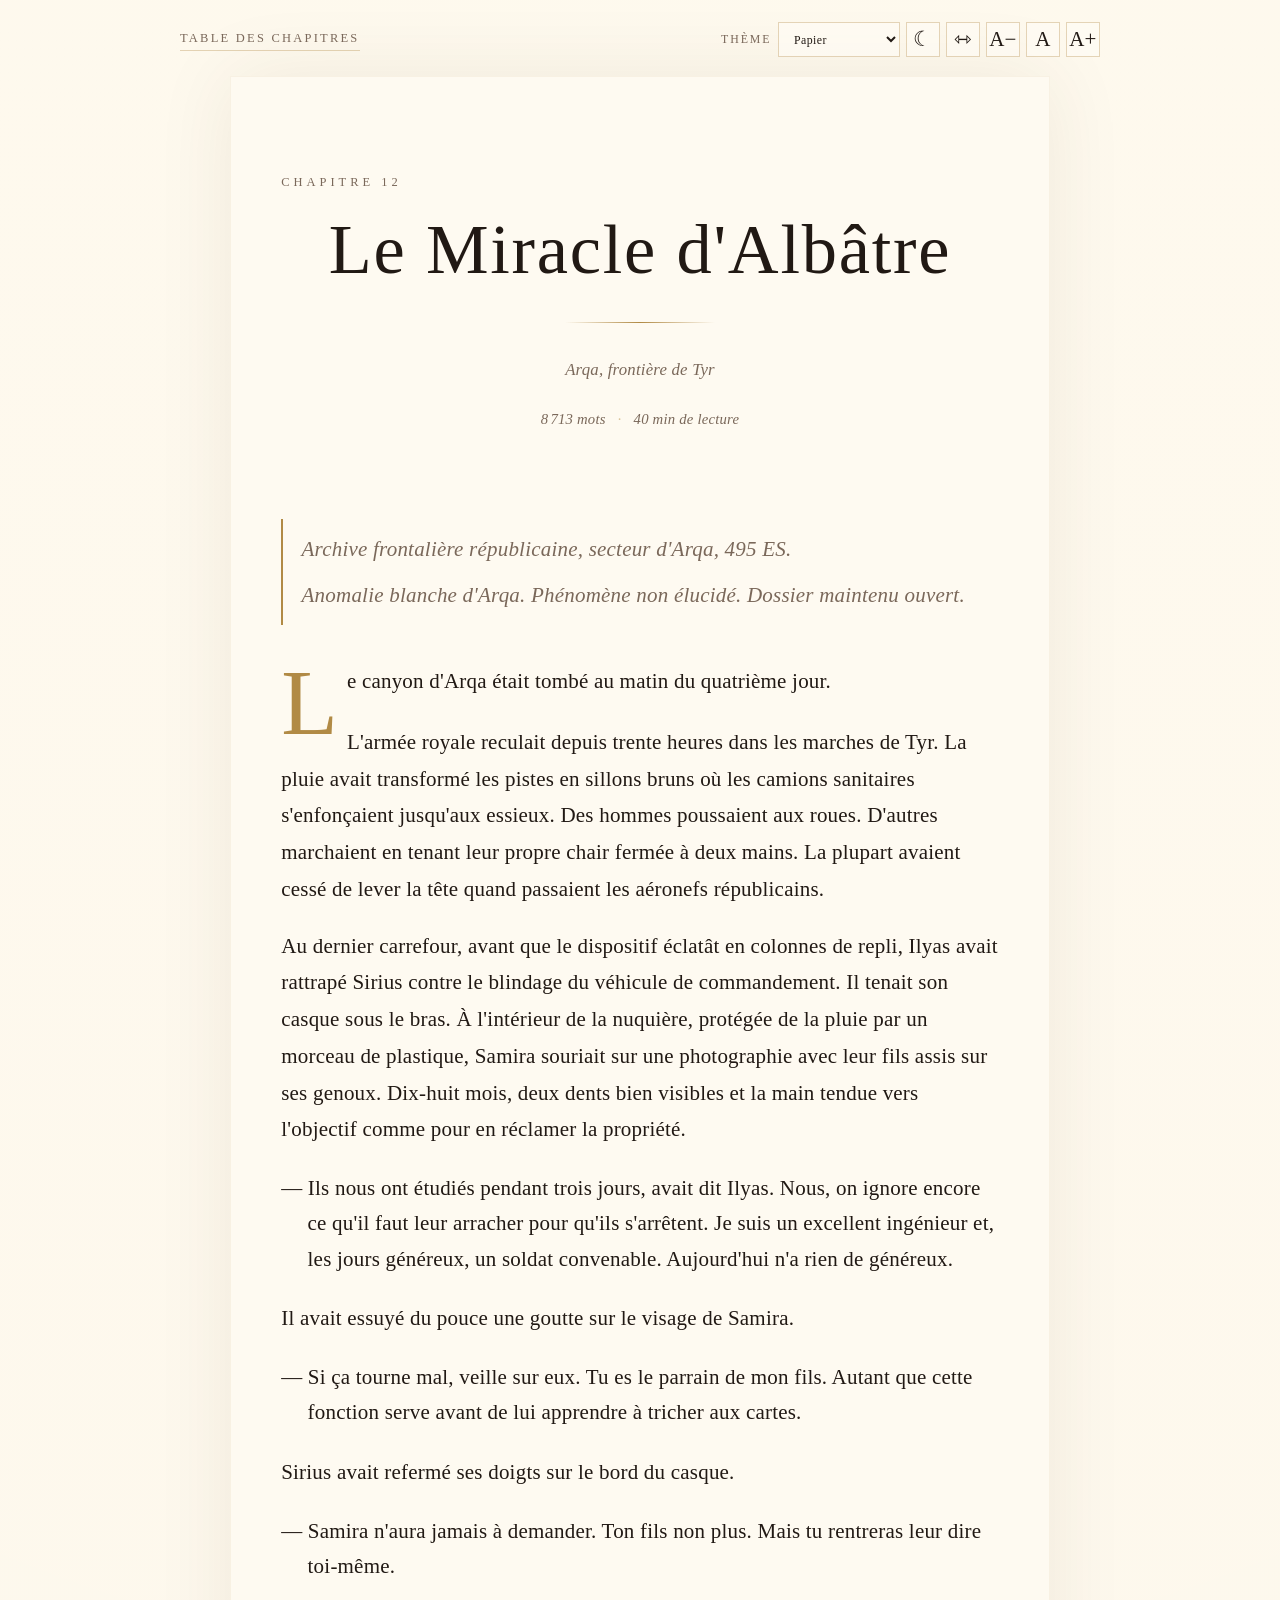
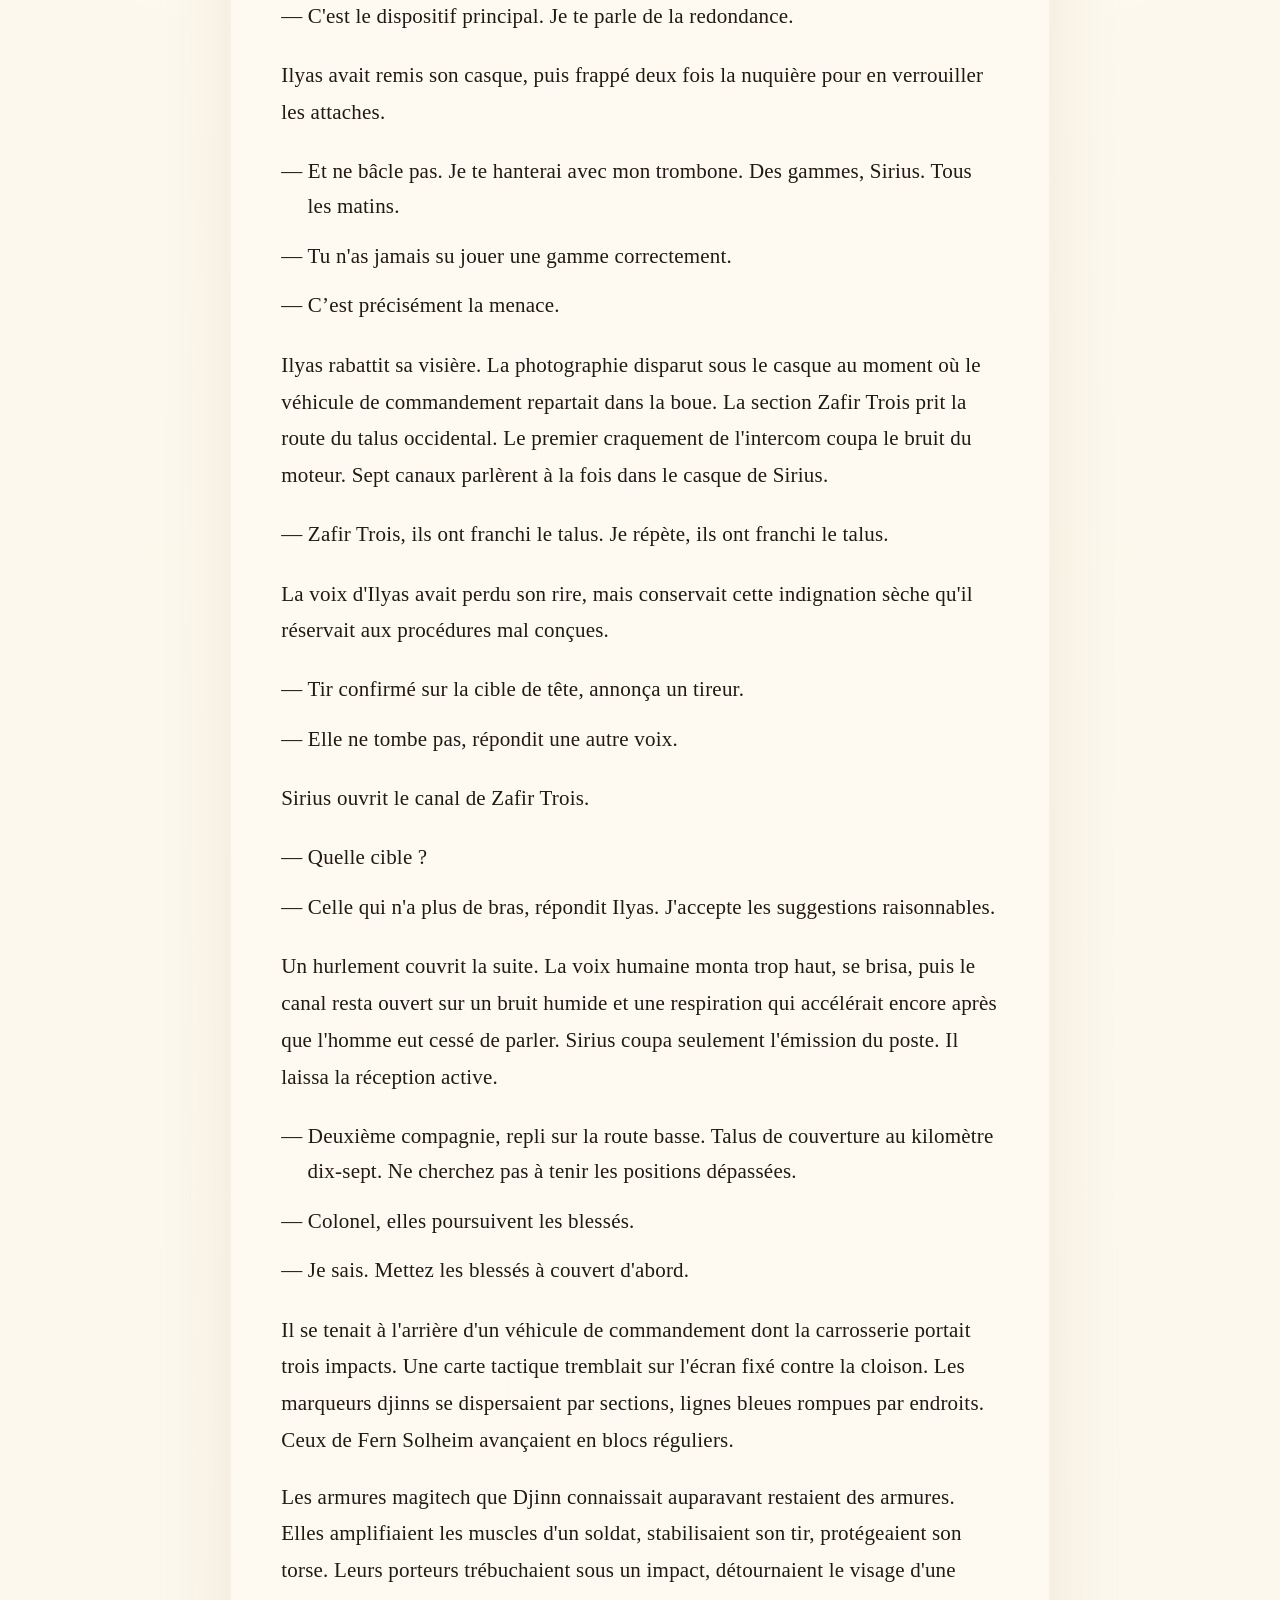
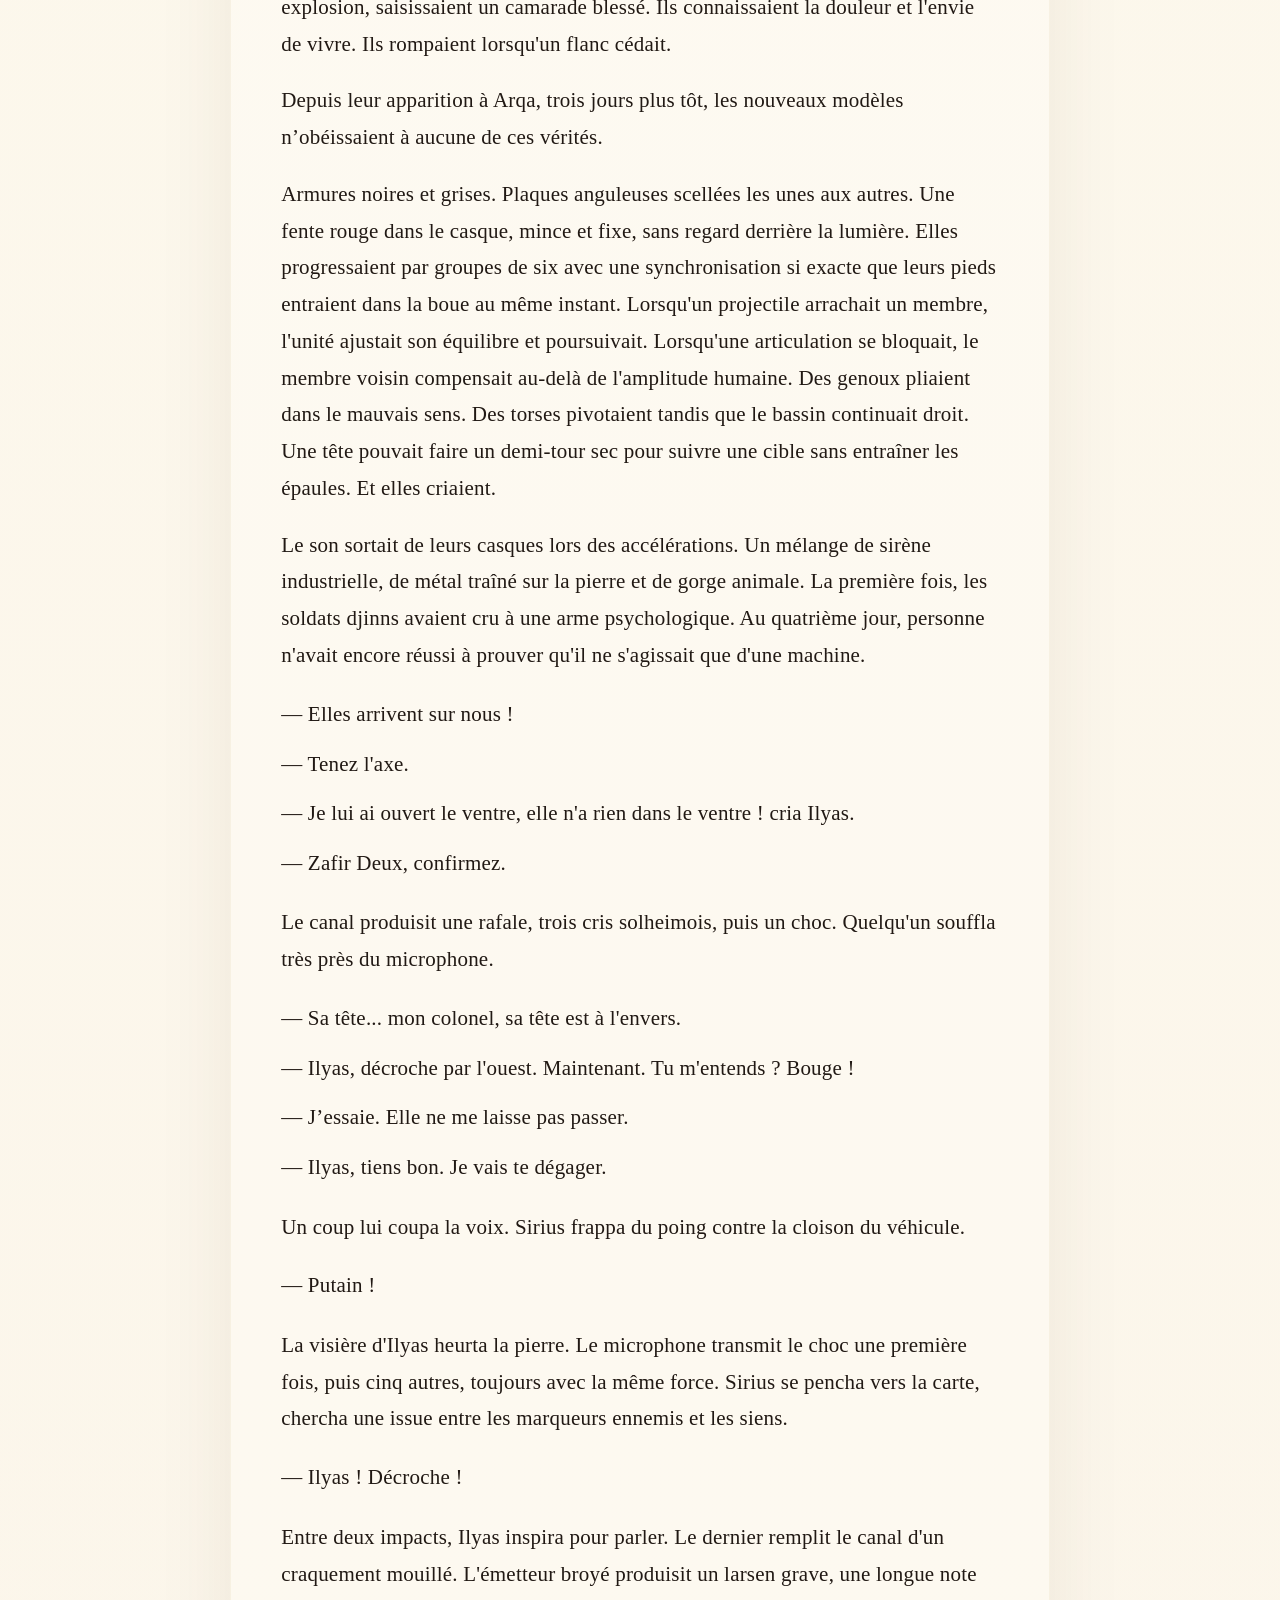
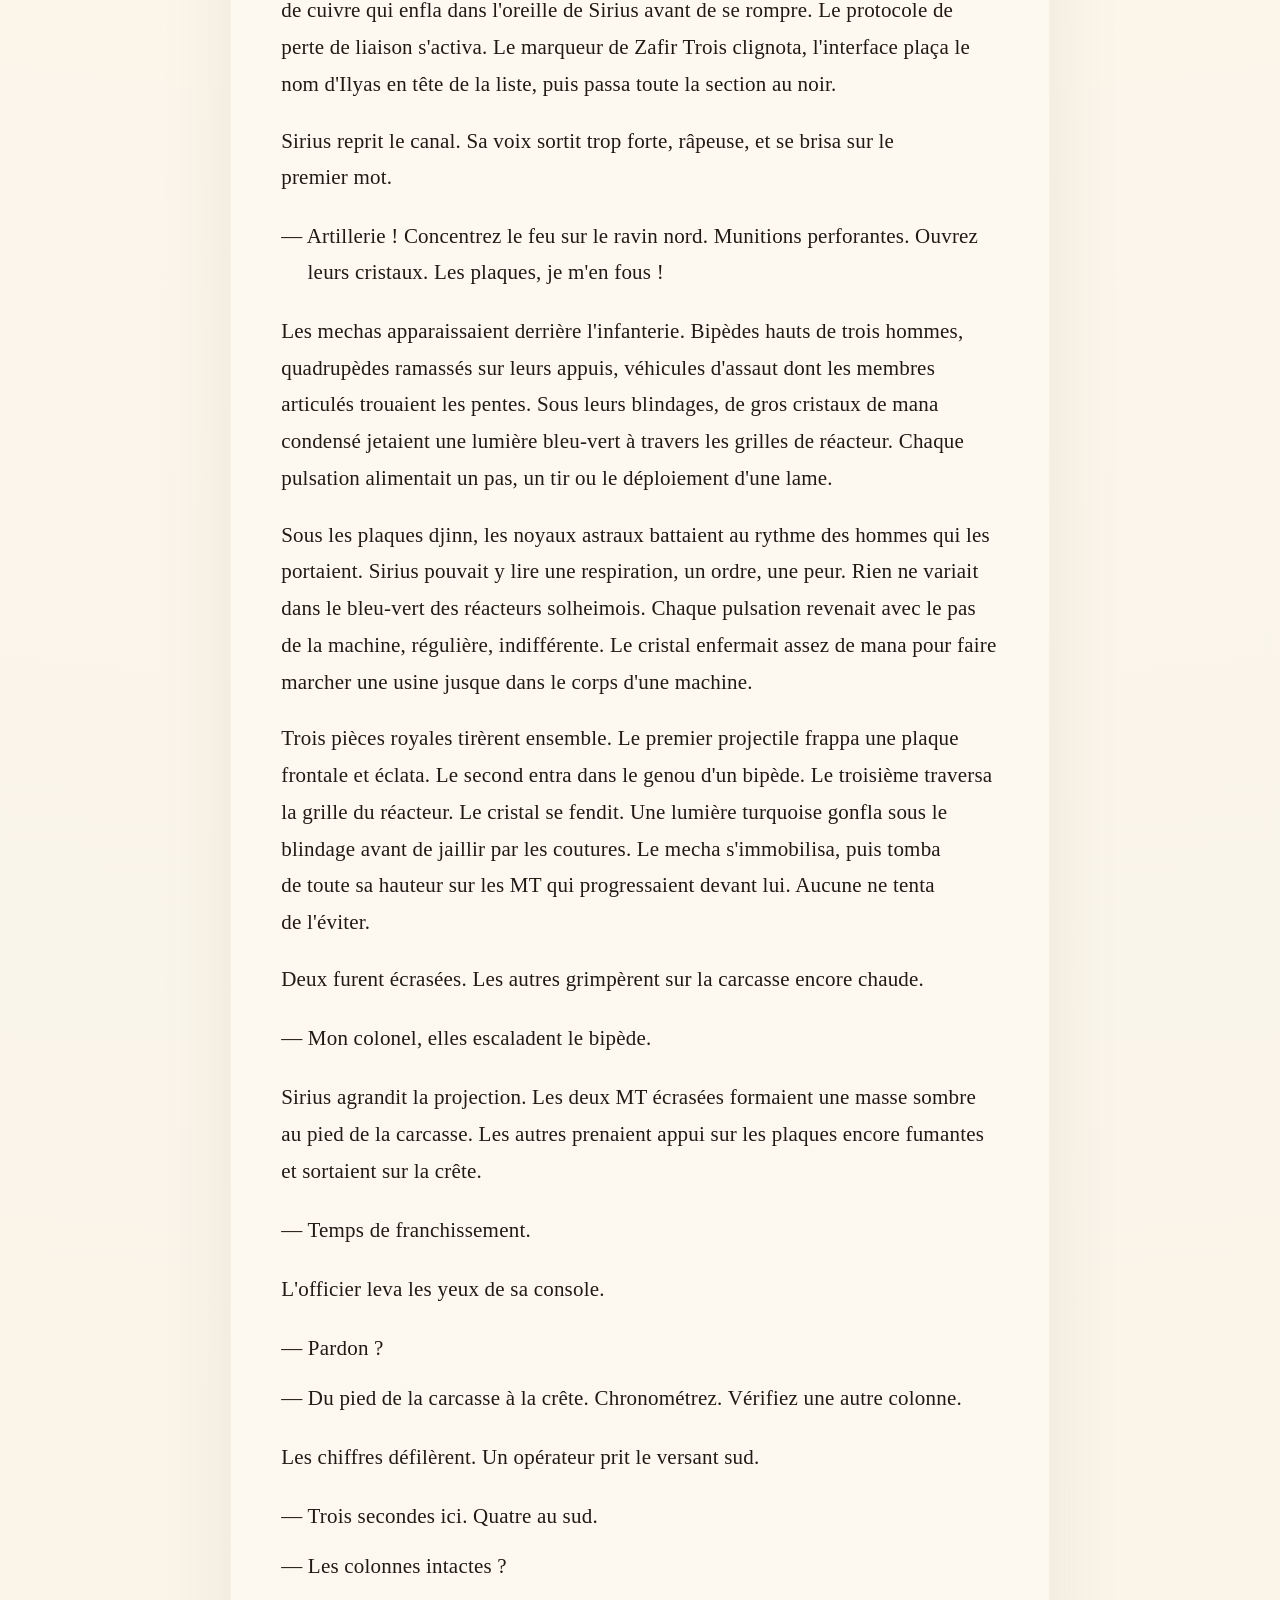
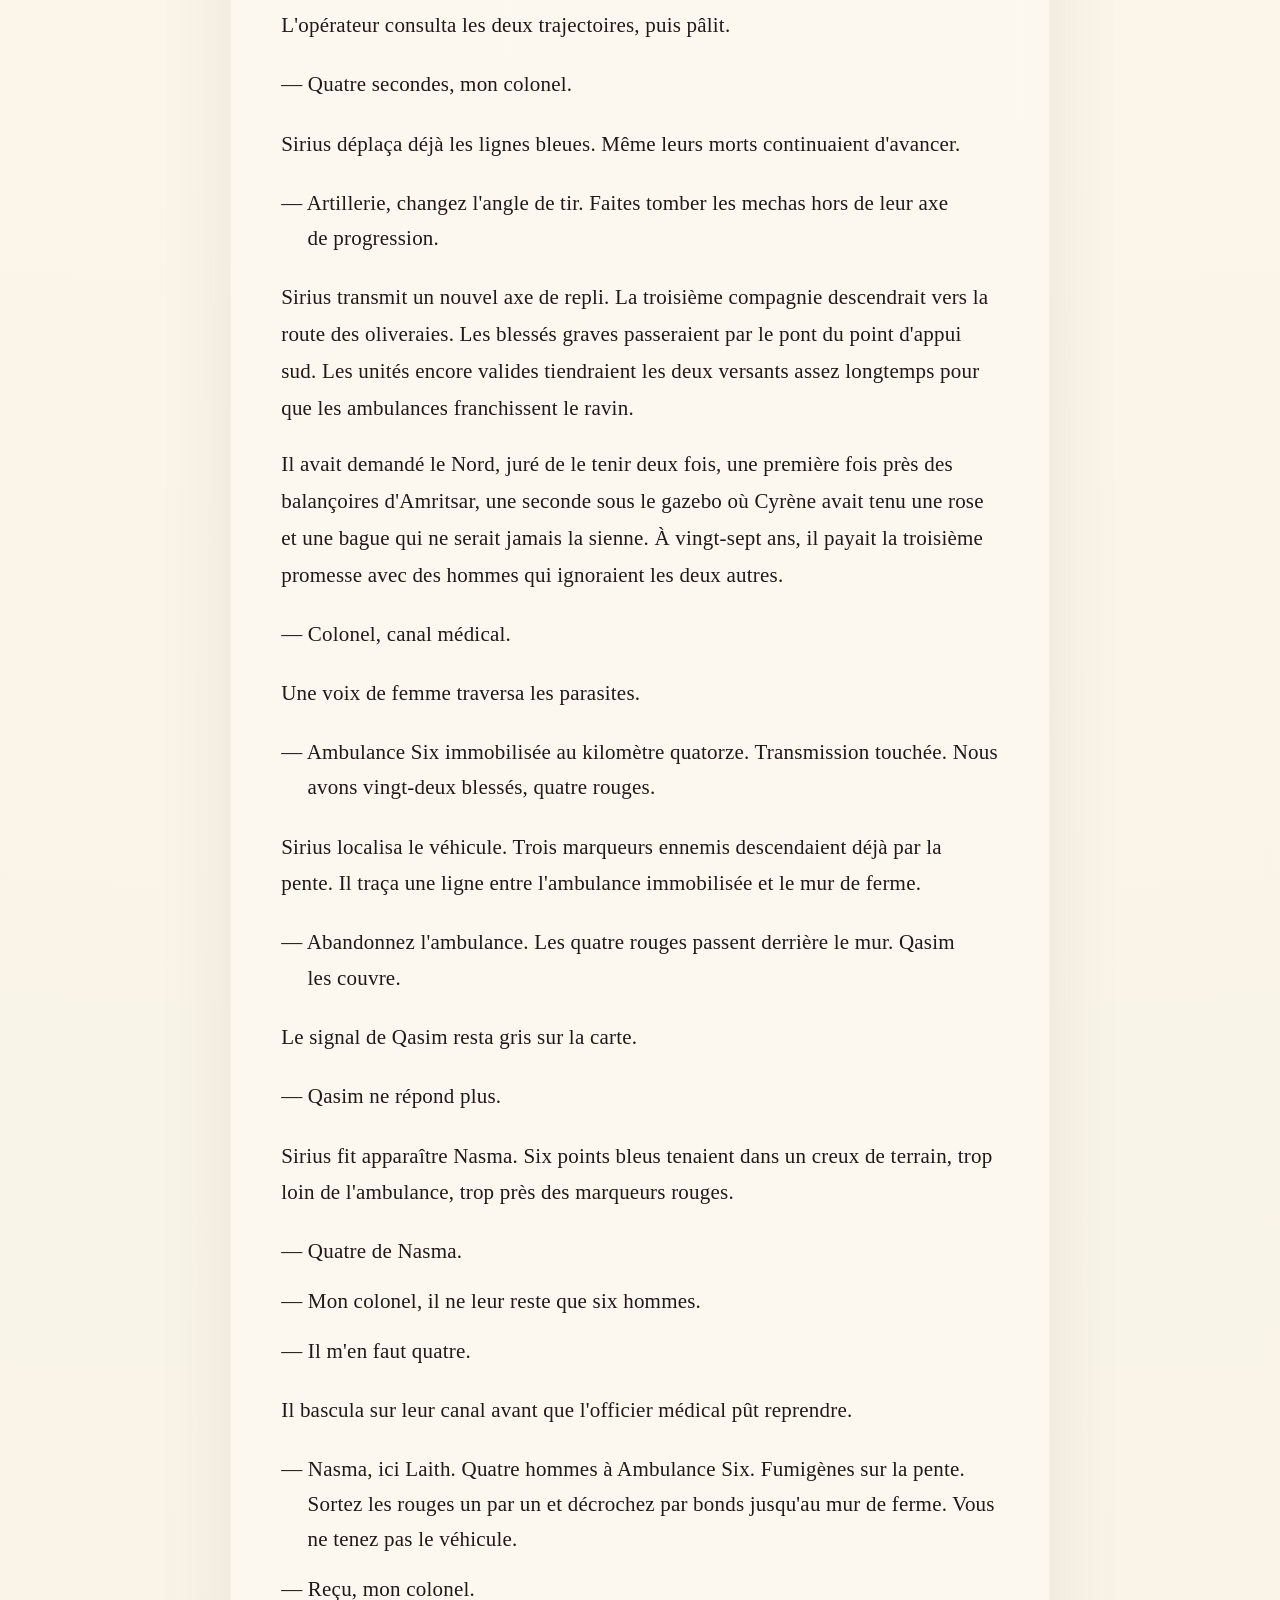
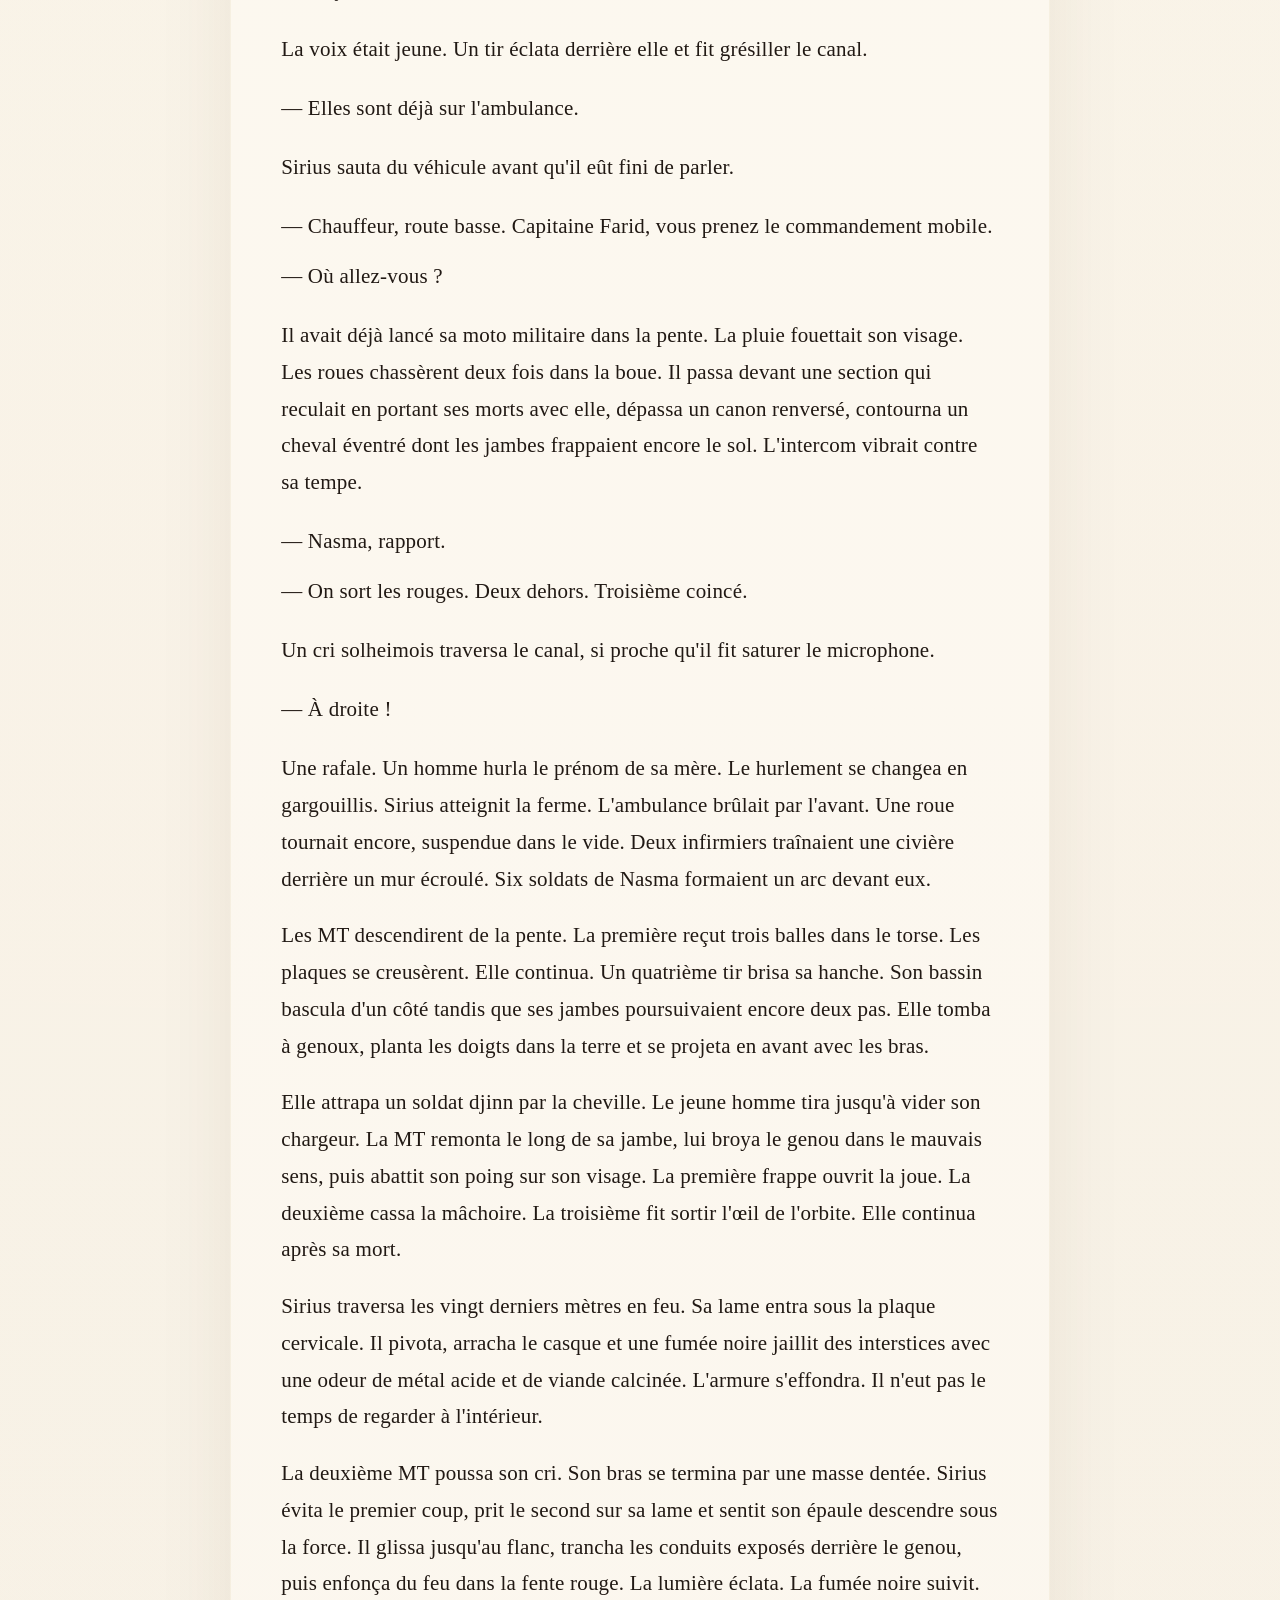
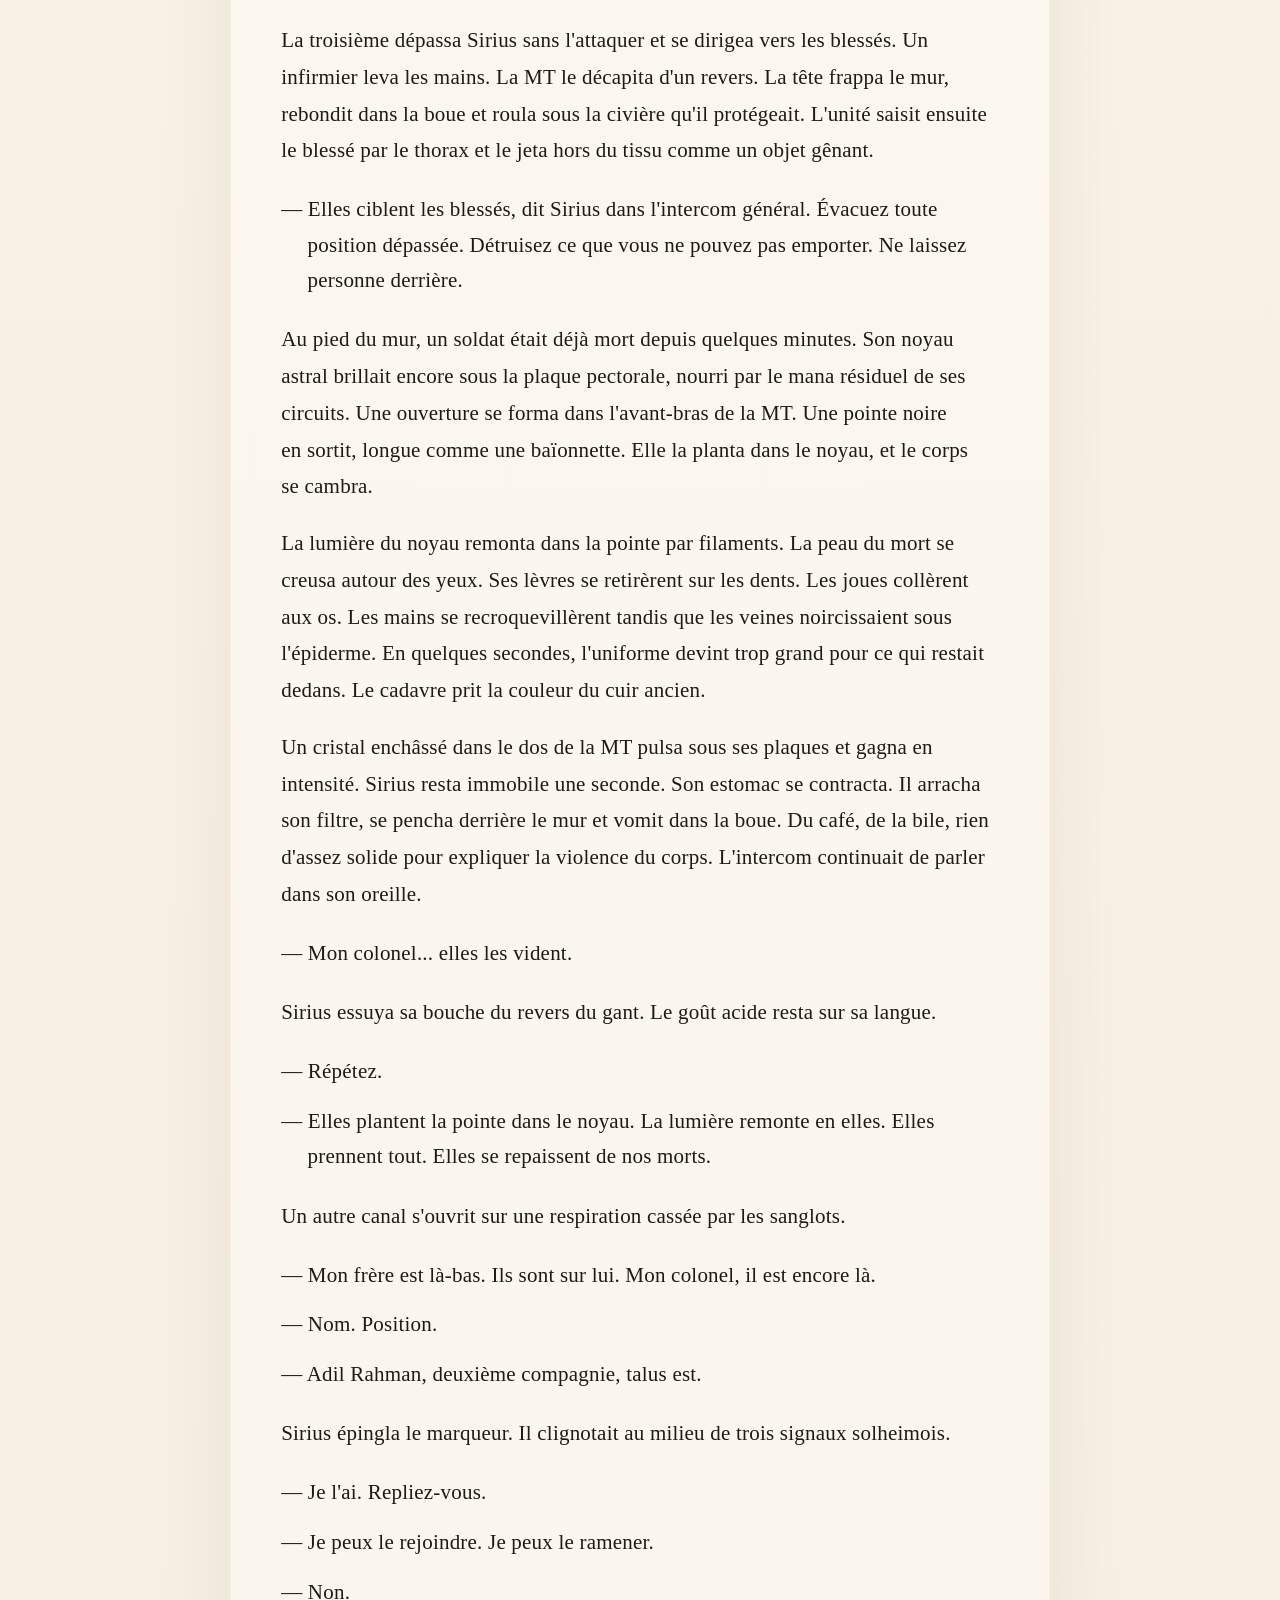
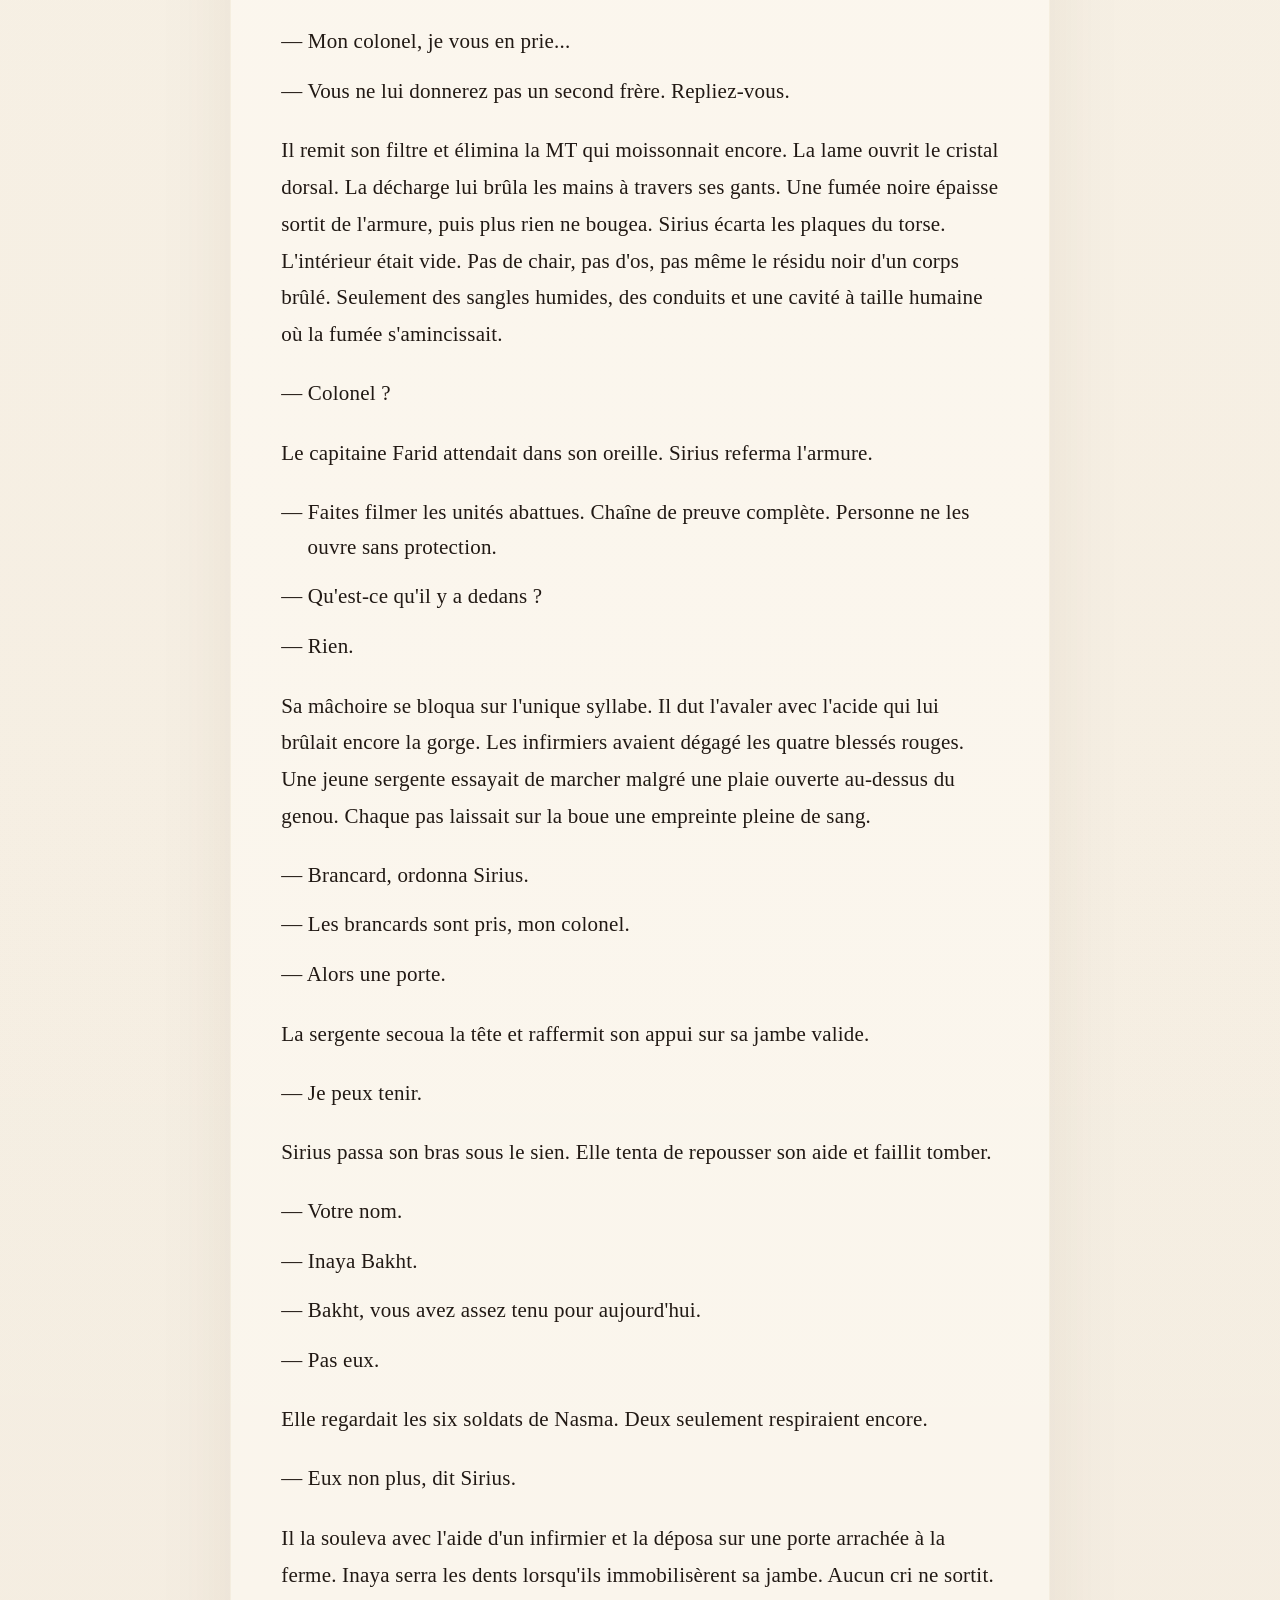
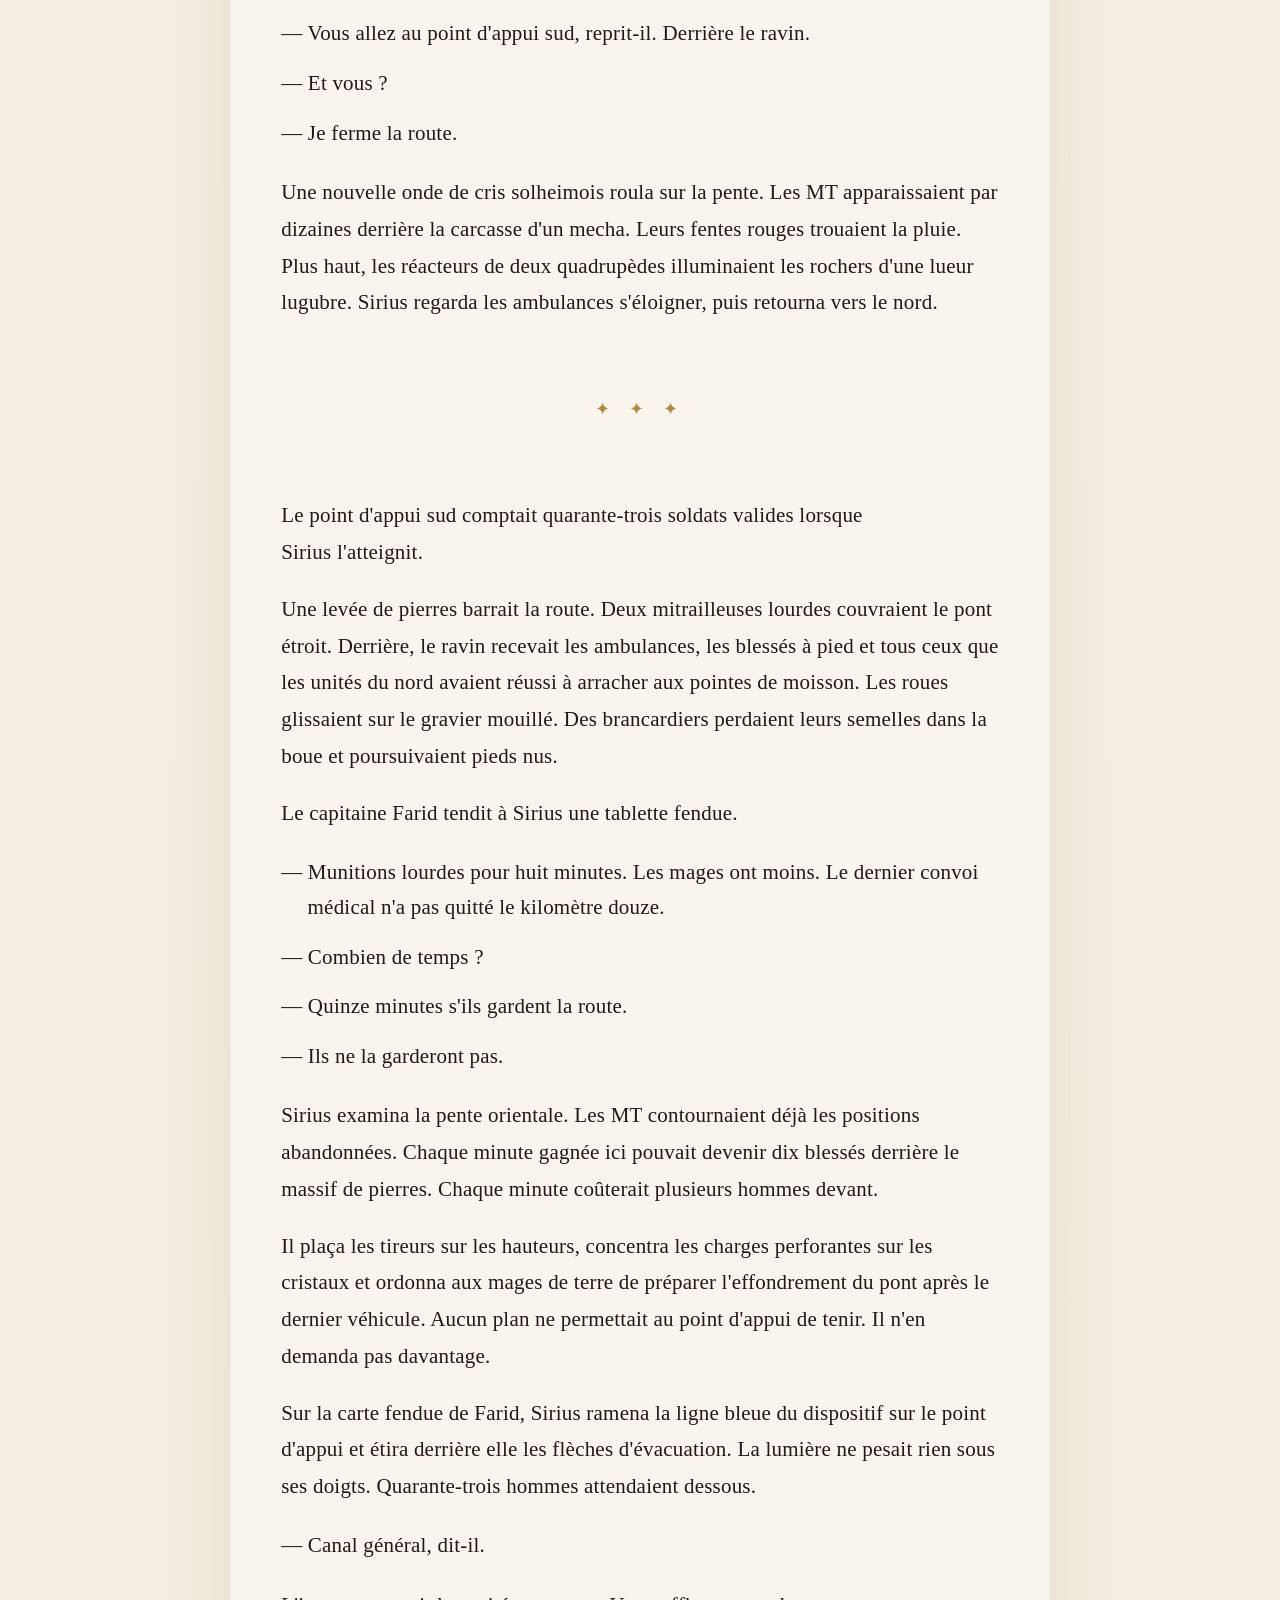
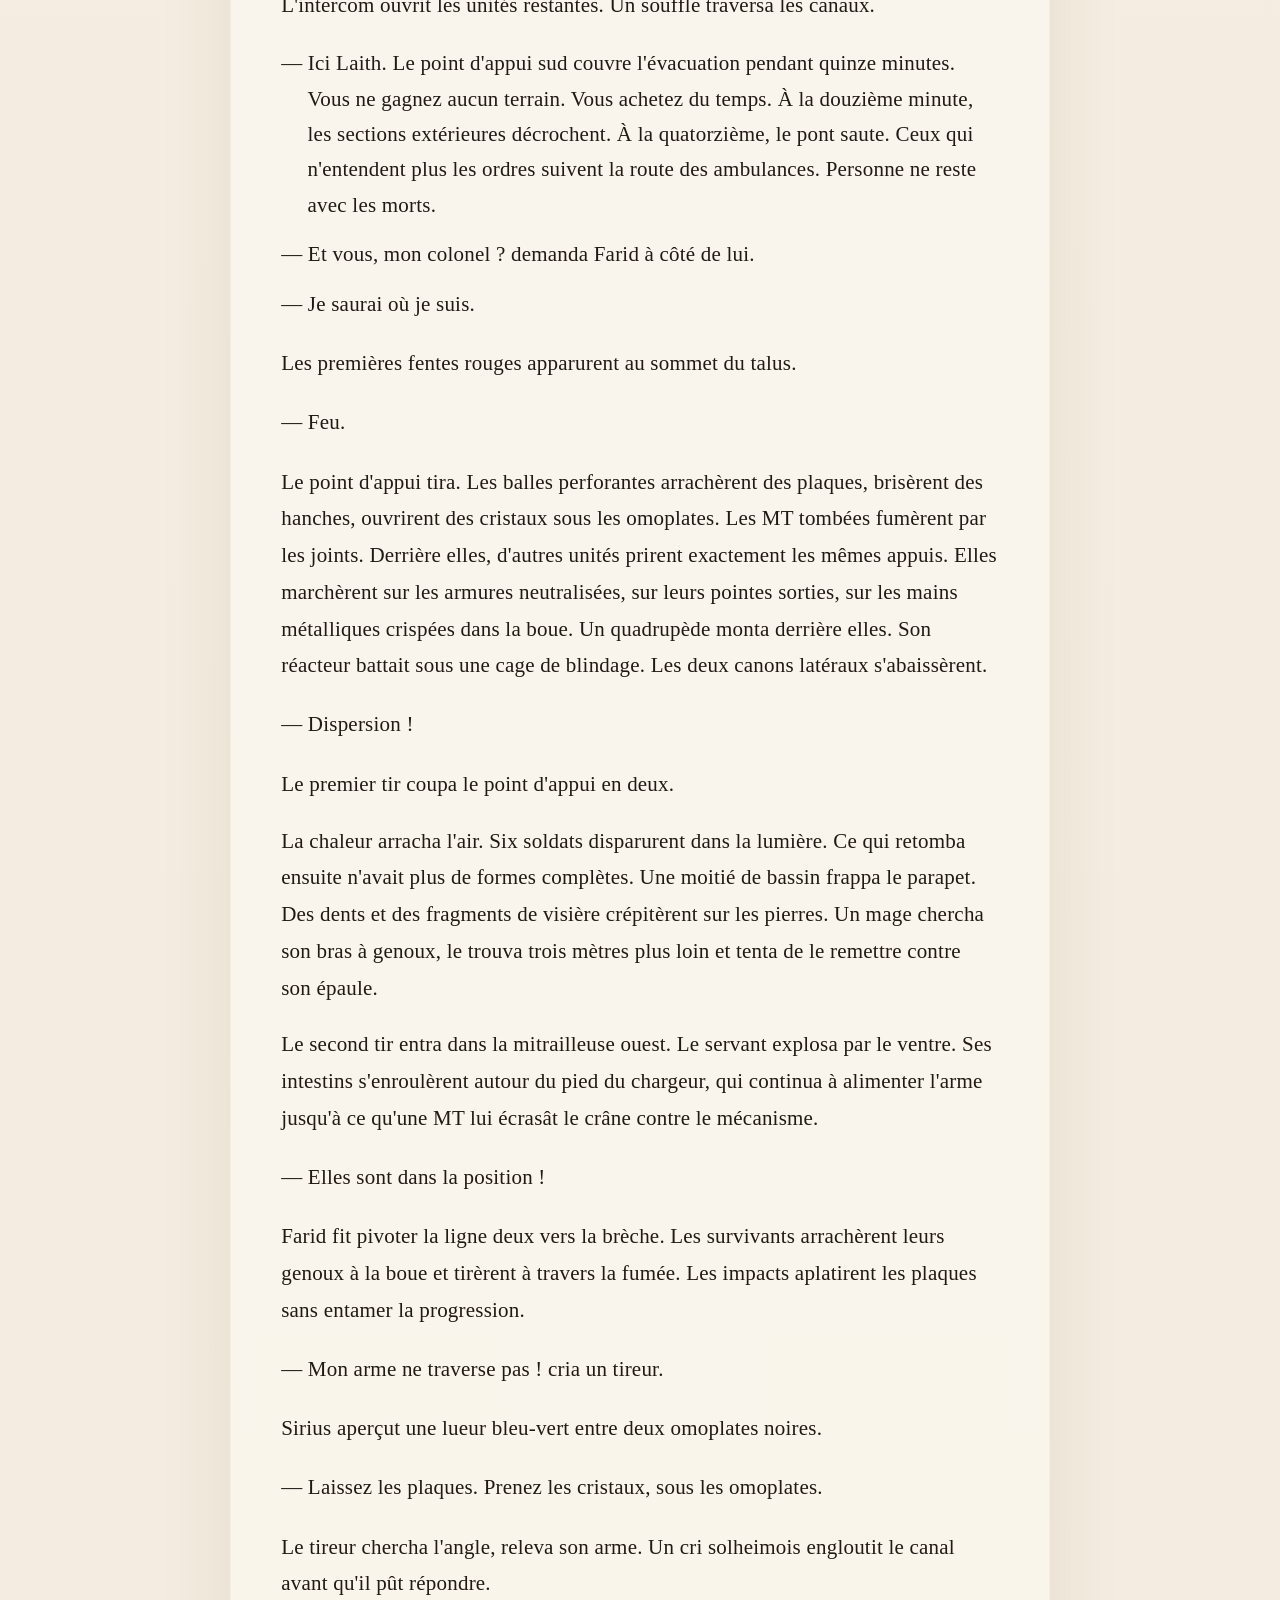
<file: chapitres/le-miracle-d-albatre.html>
<!DOCTYPE html>
<html lang="fr">
<head>
  <meta charset="UTF-8" />
  <meta name="viewport" content="width=device-width, initial-scale=1" />
  <title>Le Miracle d'Albâtre — Chapitre 12</title>
  <link rel="stylesheet" href="../assets/styles.css?v=165afee5" />
  <script src="../assets/reader.js?v=254586fc" defer></script>
</head>

<body class="chapter-page" data-chapter="le-miracle-d-albatre" data-reading-minutes="40">
  <div class="reading-progress" role="progressbar" aria-label="Progression de lecture" aria-valuemin="0" aria-valuemax="100" aria-valuenow="0" data-reading-progress>
    <div class="reading-progress__bar" data-reading-progress-bar></div>
  </div>

  <a class="skip-link" href="#lecture">Aller au texte</a>

  <header class="reader-header" aria-label="Navigation du chapitre">
    <nav class="reader-bar">
      <a class="reader-link" href="../index.html">Table des chapitres</a>
      <div class="reader-actions" aria-label="Réglages de lecture">
        <label class="theme-control">
          <span>Thème</span>
          <select data-theme-select aria-label="Choisir le thème de lecture">
            <option value="paper">Papier</option>
            <option value="sepia">Sépia</option>
            <option value="night">Nuit</option>
            <option value="lycoris">Lycoris</option>
            <option value="lion">Lion</option>
          </select>
        </label>
        <button class="reader-button" type="button" data-theme-toggle aria-pressed="false" aria-label="Basculer en thème nuit" title="Basculer en thème nuit">☾</button>
        <button class="reader-button" type="button" data-width-toggle aria-label="Changer la largeur de colonne" title="Changer la largeur de colonne (W)">⇿</button>
        <button class="reader-button" type="button" data-font-decrease aria-label="Réduire la taille du texte" title="Réduire la taille du texte (−)">A−</button>
        <button class="reader-button" type="button" data-font-reset aria-label="Réinitialiser la taille du texte" title="Réinitialiser la taille du texte (0)">A</button>
        <button class="reader-button" type="button" data-font-increase aria-label="Augmenter la taille du texte" title="Augmenter la taille du texte (+)">A+</button>
      </div>
    </nav>
  </header>

  <main class="page" id="lecture">
    <div class="chapter-kicker">Chapitre 12</div>
    <h1>Le Miracle d'Albâtre</h1>
    <div class="chapter-rule"></div>
    <div class="chapter-subtitle">Arqa, frontière de Tyr</div>
    <div class="chapter-meta" aria-label="Longueur du chapitre">
      <span>8 713 mots</span>
      <span>40 min de lecture</span>
    </div>

          <blockquote>
            <p><em>Archive frontalière républicaine, secteur d'Arqa, 495 ES.</em></p>
            <p><em>Anomalie blanche d'Arqa. Phénomène non élucidé. Dossier maintenu ouvert.</em></p>
          </blockquote>

    <section class="opening">

      <p>Le canyon d'Arqa était tombé au matin du quatrième jour.</p>

      <p>L'armée royale reculait depuis trente heures dans les marches de Tyr. La pluie avait transformé les pistes en sillons bruns où les camions sanitaires s'enfonçaient jusqu'aux essieux. Des hommes poussaient aux roues. D'autres marchaient en tenant leur propre chair fermée à deux mains. La plupart avaient cessé de lever la tête quand passaient les aéronefs républicains.</p>

    </section>

      <p>Au dernier carrefour, avant que le dispositif éclatât en colonnes de repli, Ilyas avait rattrapé Sirius contre le blindage du véhicule de commandement. Il tenait son casque sous le bras. À l'intérieur de la nuquière, protégée de la pluie par un morceau de plastique, Samira souriait sur une photographie avec leur fils assis sur ses genoux. Dix-huit mois, deux dents bien visibles et la main tendue vers l'objectif comme pour en réclamer la propriété.</p>

      <p class="dialogue">— Ils nous ont étudiés pendant trois jours, avait dit Ilyas. Nous, on ignore encore ce qu'il faut leur arracher pour qu'ils s'arrêtent. Je suis un excellent ingénieur et, les jours généreux, un soldat convenable. Aujourd'hui n'a rien de généreux.</p>

      <p>Il avait essuyé du pouce une goutte sur le visage de Samira.</p>

      <p class="dialogue">— Si ça tourne mal, veille sur eux. Tu es le parrain de mon fils. Autant que cette fonction serve avant de lui apprendre à tricher aux cartes.</p>

      <p>Sirius avait refermé ses doigts sur le bord du casque.</p>

      <p class="dialogue">— Samira n'aura jamais à demander. Ton fils non plus. Mais tu rentreras leur dire toi-même.</p>

      <p class="dialogue">— C'est le dispositif principal. Je te parle de la redondance.</p>

      <p>Ilyas avait remis son casque, puis frappé deux fois la nuquière pour en verrouiller les attaches.</p>

      <p class="dialogue">— Et ne bâcle pas. Je te hanterai avec mon trombone. Des gammes, Sirius. Tous les matins.</p>

      <p class="dialogue">— Tu n'as jamais su jouer une gamme correctement.</p>

      <p class="dialogue">— C’est précisément la menace.</p>

      <p>Ilyas rabattit sa visière. La photographie disparut sous le casque au moment où le véhicule de commandement repartait dans la boue. La section Zafir Trois prit la route du talus occidental. Le premier craquement de l'intercom coupa le bruit du moteur. Sept canaux parlèrent à la fois dans le casque de Sirius.</p>

      <p class="dialogue">— Zafir Trois, ils ont franchi le talus. Je répète, ils ont franchi le talus.</p>

      <p>La voix d'Ilyas avait perdu son rire, mais conservait cette indignation sèche qu'il réservait aux procédures mal conçues.</p>

      <p class="dialogue">— Tir confirmé sur la cible de tête, annonça un tireur.</p>

      <p class="dialogue">— Elle ne tombe pas, répondit une autre voix.</p>

      <p>Sirius ouvrit le canal de Zafir Trois.</p>

      <p class="dialogue">— Quelle cible ?</p>

      <p class="dialogue">— Celle qui n'a plus de bras, répondit Ilyas. J'accepte les suggestions raisonnables.</p>

      <p>Un hurlement couvrit la suite. La voix humaine monta trop haut, se brisa, puis le canal resta ouvert sur un bruit humide et une respiration qui accélérait encore après que l'homme eut cessé de parler. Sirius coupa seulement l'émission du poste. Il laissa la réception active.</p>

      <p class="dialogue">— Deuxième compagnie, repli sur la route basse. Talus de couverture au kilomètre dix-sept. Ne cherchez pas à tenir les positions dépassées.</p>

      <p class="dialogue">— Colonel, elles poursuivent les blessés.</p>

      <p class="dialogue">— Je sais. Mettez les blessés à couvert d'abord.</p>

      <p>Il se tenait à l'arrière d'un véhicule de commandement dont la carrosserie portait trois impacts. Une carte tactique tremblait sur l'écran fixé contre la cloison. Les marqueurs djinns se dispersaient par sections, lignes bleues rompues par endroits. Ceux de Fern Solheim avançaient en blocs réguliers.</p>

      <p>Les armures magitech que Djinn connaissait auparavant restaient des armures. Elles amplifiaient les muscles d'un soldat, stabilisaient son tir, protégeaient son torse. Leurs porteurs trébuchaient sous un impact, détournaient le visage d'une explosion, saisissaient un camarade blessé. Ils connaissaient la douleur et l'envie de vivre. Ils rompaient lorsqu'un flanc cédait.</p>

      <p>Depuis leur apparition à Arqa, trois jours plus tôt, les nouveaux modèles n’obéissaient à aucune de ces vérités.</p>

      <p>Armures noires et grises. Plaques anguleuses scellées les unes aux autres. Une fente rouge dans le casque, mince et fixe, sans regard derrière la lumière. Elles progressaient par groupes de six avec une synchronisation si exacte que leurs pieds entraient dans la boue au même instant. Lorsqu'un projectile arrachait un membre, l'unité ajustait son équilibre et poursuivait. Lorsqu'une articulation se bloquait, le membre voisin compensait au-delà de l'amplitude humaine. Des genoux pliaient dans le mauvais sens. Des torses pivotaient tandis que le bassin continuait droit. Une tête pouvait faire un demi-tour sec pour suivre une cible sans entraîner les épaules. Et elles criaient.</p>

      <p>Le son sortait de leurs casques lors des accélérations. Un mélange de sirène industrielle, de métal traîné sur la pierre et de gorge animale. La première fois, les soldats djinns avaient cru à une arme psychologique. Au quatrième jour, personne n'avait encore réussi à prouver qu'il ne s'agissait que d'une machine.</p>

      <p class="dialogue">— Elles arrivent sur nous !</p>

      <p class="dialogue">— Tenez l'axe.</p>

      <p class="dialogue">— Je lui ai ouvert le ventre, elle n'a rien dans le ventre ! cria Ilyas.</p>

      <p class="dialogue">— Zafir Deux, confirmez.</p>

      <p class="whisper">Le canal produisit une rafale, trois cris solheimois, puis un choc. Quelqu'un souffla très près du microphone.</p>

      <p class="dialogue">— Sa tête... mon colonel, sa tête est à l'envers.</p>

      <p class="dialogue">— Ilyas, décroche par l'ouest. Maintenant. Tu m'entends ? Bouge !</p>

      <p class="dialogue">— J’essaie. Elle ne me laisse pas passer.</p>

      <p class="dialogue">— Ilyas, tiens bon. Je vais te dégager.</p>

      <p>Un coup lui coupa la voix. Sirius frappa du poing contre la cloison du véhicule.</p>

      <p class="dialogue">— Putain !</p>

      <p>La visière d'Ilyas heurta la pierre. Le microphone transmit le choc une première fois, puis cinq autres, toujours avec la même force. Sirius se pencha vers la carte, chercha une issue entre les marqueurs ennemis et les siens.</p>

      <p class="dialogue">— Ilyas ! Décroche !</p>

      <p>Entre deux impacts, Ilyas inspira pour parler. Le dernier remplit le canal d'un craquement mouillé. L'émetteur broyé produisit un larsen grave, une longue note de cuivre qui enfla dans l'oreille de Sirius avant de se rompre. Le protocole de perte de liaison s'activa. Le marqueur de Zafir Trois clignota, l'interface plaça le nom d'Ilyas en tête de la liste, puis passa toute la section au noir.</p>

      <p>Sirius reprit le canal. Sa voix sortit trop forte, râpeuse, et se brisa sur le premier mot.</p>

      <p class="dialogue">— Artillerie ! Concentrez le feu sur le ravin nord. Munitions perforantes. Ouvrez leurs cristaux. Les plaques, je m'en fous !</p>

      <p>Les mechas apparaissaient derrière l'infanterie. Bipèdes hauts de trois hommes, quadrupèdes ramassés sur leurs appuis, véhicules d'assaut dont les membres articulés trouaient les pentes. Sous leurs blindages, de gros cristaux de mana condensé jetaient une lumière bleu-vert à travers les grilles de réacteur. Chaque pulsation alimentait un pas, un tir ou le déploiement d'une lame.</p>

      <p>Sous les plaques djinn, les noyaux astraux battaient au rythme des hommes qui les portaient. Sirius pouvait y lire une respiration, un ordre, une peur. Rien ne variait dans le bleu-vert des réacteurs solheimois. Chaque pulsation revenait avec le pas de la machine, régulière, indifférente. Le cristal enfermait assez de mana pour faire marcher une usine jusque dans le corps d'une machine.</p>

      <p>Trois pièces royales tirèrent ensemble. Le premier projectile frappa une plaque frontale et éclata. Le second entra dans le genou d'un bipède. Le troisième traversa la grille du réacteur. Le cristal se fendit. Une lumière turquoise gonfla sous le blindage avant de jaillir par les coutures. Le mecha s'immobilisa, puis tomba de toute sa hauteur sur les MT qui progressaient devant lui. Aucune ne tenta de l'éviter.</p>

      <p>Deux furent écrasées. Les autres grimpèrent sur la carcasse encore chaude.</p>

      <p class="dialogue">— Mon colonel, elles escaladent le bipède.</p>

      <p>Sirius agrandit la projection. Les deux MT écrasées formaient une masse sombre au pied de la carcasse. Les autres prenaient appui sur les plaques encore fumantes et sortaient sur la crête.</p>

      <p class="dialogue">— Temps de franchissement.</p>

      <p>L'officier leva les yeux de sa console.</p>

      <p class="dialogue">— Pardon ?</p>

      <p class="dialogue">— Du pied de la carcasse à la crête. Chronométrez. Vérifiez une autre colonne.</p>

      <p>Les chiffres défilèrent. Un opérateur prit le versant sud.</p>

      <p class="dialogue">— Trois secondes ici. Quatre au sud.</p>

      <p class="dialogue">— Les colonnes intactes ?</p>

      <p>L'opérateur consulta les deux trajectoires, puis pâlit.</p>

      <p class="dialogue">— Quatre secondes, mon colonel.</p>

      <p>Sirius déplaça déjà les lignes bleues. Même leurs morts continuaient d'avancer.</p>

      <p class="dialogue">— Artillerie, changez l'angle de tir. Faites tomber les mechas hors de leur axe de progression.</p>

      <p>Sirius transmit un nouvel axe de repli. La troisième compagnie descendrait vers la route des oliveraies. Les blessés graves passeraient par le pont du point d'appui sud. Les unités encore valides tiendraient les deux versants assez longtemps pour que les ambulances franchissent le ravin.</p>

      <p>Il avait demandé le Nord, juré de le tenir deux fois, une première fois près des balançoires d'Amritsar, une seconde sous le gazebo où Cyrène avait tenu une rose et une bague qui ne serait jamais la sienne. À vingt-sept ans, il payait la troisième promesse avec des hommes qui ignoraient les deux autres.</p>

      <p class="dialogue">— Colonel, canal médical.</p>

      <p>Une voix de femme traversa les parasites.</p>

      <p class="dialogue">— Ambulance Six immobilisée au kilomètre quatorze. Transmission touchée. Nous avons vingt-deux blessés, quatre rouges.</p>

      <p>Sirius localisa le véhicule. Trois marqueurs ennemis descendaient déjà par la pente. Il traça une ligne entre l'ambulance immobilisée et le mur de ferme.</p>

      <p class="dialogue">— Abandonnez l'ambulance. Les quatre rouges passent derrière le mur. Qasim les couvre.</p>

      <p>Le signal de Qasim resta gris sur la carte.</p>

      <p class="dialogue">— Qasim ne répond plus.</p>

      <p>Sirius fit apparaître Nasma. Six points bleus tenaient dans un creux de terrain, trop loin de l'ambulance, trop près des marqueurs rouges.</p>

      <p class="dialogue">— Quatre de Nasma.</p>

      <p class="dialogue">— Mon colonel, il ne leur reste que six hommes.</p>

      <p class="dialogue">— Il m'en faut quatre.</p>

      <p>Il bascula sur leur canal avant que l'officier médical pût reprendre.</p>

      <p class="dialogue">— Nasma, ici Laith. Quatre hommes à Ambulance Six. Fumigènes sur la pente. Sortez les rouges un par un et décrochez par bonds jusqu'au mur de ferme. Vous ne tenez pas le véhicule.</p>

      <p class="dialogue">— Reçu, mon colonel.</p>

      <p>La voix était jeune. Un tir éclata derrière elle et fit grésiller le canal.</p>

      <p class="dialogue">— Elles sont déjà sur l'ambulance.</p>

      <p>Sirius sauta du véhicule avant qu'il eût fini de parler.</p>

      <p class="dialogue">— Chauffeur, route basse. Capitaine Farid, vous prenez le commandement mobile.</p>

      <p class="dialogue">— Où allez-vous ?</p>

      <p>Il avait déjà lancé sa moto militaire dans la pente. La pluie fouettait son visage. Les roues chassèrent deux fois dans la boue. Il passa devant une section qui reculait en portant ses morts avec elle, dépassa un canon renversé, contourna un cheval éventré dont les jambes frappaient encore le sol. L'intercom vibrait contre sa tempe.</p>

      <p class="dialogue">— Nasma, rapport.</p>

      <p class="dialogue">— On sort les rouges. Deux dehors. Troisième coincé.</p>

      <p>Un cri solheimois traversa le canal, si proche qu'il fit saturer le microphone.</p>

      <p class="dialogue">— À droite !</p>

      <p>Une rafale. Un homme hurla le prénom de sa mère. Le hurlement se changea en gargouillis. Sirius atteignit la ferme. L'ambulance brûlait par l'avant. Une roue tournait encore, suspendue dans le vide. Deux infirmiers traînaient une civière derrière un mur écroulé. Six soldats de Nasma formaient un arc devant eux.</p>

      <p>Les MT descendirent de la pente. La première reçut trois balles dans le torse. Les plaques se creusèrent. Elle continua. Un quatrième tir brisa sa hanche. Son bassin bascula d'un côté tandis que ses jambes poursuivaient encore deux pas. Elle tomba à genoux, planta les doigts dans la terre et se projeta en avant avec les bras.</p>

      <p>Elle attrapa un soldat djinn par la cheville. Le jeune homme tira jusqu'à vider son chargeur. La MT remonta le long de sa jambe, lui broya le genou dans le mauvais sens, puis abattit son poing sur son visage. La première frappe ouvrit la joue. La deuxième cassa la mâchoire. La troisième fit sortir l'œil de l'orbite. Elle continua après sa mort.</p>

      <p>Sirius traversa les vingt derniers mètres en feu. Sa lame entra sous la plaque cervicale. Il pivota, arracha le casque et une fumée noire jaillit des interstices avec une odeur de métal acide et de viande calcinée. L'armure s'effondra. Il n'eut pas le temps de regarder à l'intérieur.</p>

      <p>La deuxième MT poussa son cri. Son bras se termina par une masse dentée. Sirius évita le premier coup, prit le second sur sa lame et sentit son épaule descendre sous la force. Il glissa jusqu'au flanc, trancha les conduits exposés derrière le genou, puis enfonça du feu dans la fente rouge. La lumière éclata. La fumée noire suivit.</p>

      <p>La troisième dépassa Sirius sans l'attaquer et se dirigea vers les blessés. Un infirmier leva les mains. La MT le décapita d'un revers. La tête frappa le mur, rebondit dans la boue et roula sous la civière qu'il protégeait. L'unité saisit ensuite le blessé par le thorax et le jeta hors du tissu comme un objet gênant.</p>

      <p class="dialogue">— Elles ciblent les blessés, dit Sirius dans l'intercom général. Évacuez toute position dépassée. Détruisez ce que vous ne pouvez pas emporter. Ne laissez personne derrière.</p>

      <p>Au pied du mur, un soldat était déjà mort depuis quelques minutes. Son noyau astral brillait encore sous la plaque pectorale, nourri par le mana résiduel de ses circuits. Une ouverture se forma dans l'avant-bras de la MT. Une pointe noire en sortit, longue comme une baïonnette. Elle la planta dans le noyau, et le corps se cambra.</p>

      <p>La lumière du noyau remonta dans la pointe par filaments. La peau du mort se creusa autour des yeux. Ses lèvres se retirèrent sur les dents. Les joues collèrent aux os. Les mains se recroquevillèrent tandis que les veines noircissaient sous l'épiderme. En quelques secondes, l'uniforme devint trop grand pour ce qui restait dedans. Le cadavre prit la couleur du cuir ancien.</p>

      <p>Un cristal enchâssé dans le dos de la MT pulsa sous ses plaques et gagna en intensité. Sirius resta immobile une seconde. Son estomac se contracta. Il arracha son filtre, se pencha derrière le mur et vomit dans la boue. Du café, de la bile, rien d'assez solide pour expliquer la violence du corps. L'intercom continuait de parler dans son oreille.</p>

      <p class="dialogue">— Mon colonel... elles les vident.</p>

      <p>Sirius essuya sa bouche du revers du gant. Le goût acide resta sur sa langue.</p>

      <p class="dialogue">— Répétez.</p>

      <p class="dialogue">— Elles plantent la pointe dans le noyau. La lumière remonte en elles. Elles prennent tout. Elles se repaissent de nos morts.</p>

      <p>Un autre canal s'ouvrit sur une respiration cassée par les sanglots.</p>

      <p class="dialogue">— Mon frère est là-bas. Ils sont sur lui. Mon colonel, il est encore là.</p>

      <p class="dialogue">— Nom. Position.</p>

      <p class="dialogue">— Adil Rahman, deuxième compagnie, talus est.</p>

      <p>Sirius épingla le marqueur. Il clignotait au milieu de trois signaux solheimois.</p>

      <p class="dialogue">— Je l'ai. Repliez-vous.</p>

      <p class="dialogue">— Je peux le rejoindre. Je peux le ramener.</p>

      <p class="dialogue">— Non.</p>

      <p class="dialogue">— Mon colonel, je vous en prie...</p>

      <p class="dialogue">— Vous ne lui donnerez pas un second frère. Repliez-vous.</p>

      <p>Il remit son filtre et élimina la MT qui moissonnait encore. La lame ouvrit le cristal dorsal. La décharge lui brûla les mains à travers ses gants. Une fumée noire épaisse sortit de l'armure, puis plus rien ne bougea. Sirius écarta les plaques du torse. L'intérieur était vide. Pas de chair, pas d'os, pas même le résidu noir d'un corps brûlé. Seulement des sangles humides, des conduits et une cavité à taille humaine où la fumée s'amincissait.</p>

      <p class="dialogue">— Colonel ?</p>

      <p>Le capitaine Farid attendait dans son oreille. Sirius referma l'armure.</p>

      <p class="dialogue">— Faites filmer les unités abattues. Chaîne de preuve complète. Personne ne les ouvre sans protection.</p>

      <p class="dialogue">— Qu'est-ce qu'il y a dedans ?</p>

      <p class="dialogue">— Rien.</p>

      <p>Sa mâchoire se bloqua sur l'unique syllabe. Il dut l'avaler avec l'acide qui lui brûlait encore la gorge. Les infirmiers avaient dégagé les quatre blessés rouges. Une jeune sergente essayait de marcher malgré une plaie ouverte au-dessus du genou. Chaque pas laissait sur la boue une empreinte pleine de sang.</p>

      <p class="dialogue">— Brancard, ordonna Sirius.</p>

      <p class="dialogue">— Les brancards sont pris, mon colonel.</p>

      <p class="dialogue">— Alors une porte.</p>

      <p>La sergente secoua la tête et raffermit son appui sur sa jambe valide.</p>

      <p class="dialogue">— Je peux tenir.</p>

      <p>Sirius passa son bras sous le sien. Elle tenta de repousser son aide et faillit tomber.</p>

      <p class="dialogue">— Votre nom.</p>

      <p class="dialogue">— Inaya Bakht.</p>

      <p class="dialogue">— Bakht, vous avez assez tenu pour aujourd'hui.</p>

      <p class="dialogue">— Pas eux.</p>

      <p>Elle regardait les six soldats de Nasma. Deux seulement respiraient encore.</p>

      <p class="dialogue">— Eux non plus, dit Sirius.</p>

      <p>Il la souleva avec l'aide d'un infirmier et la déposa sur une porte arrachée à la ferme. Inaya serra les dents lorsqu'ils immobilisèrent sa jambe. Aucun cri ne sortit.</p>

      <p class="dialogue">— Vous allez au point d'appui sud, reprit-il. Derrière le ravin.</p>

      <p class="dialogue">— Et vous ?</p>

      <p class="dialogue">— Je ferme la route.</p>

      <p>Une nouvelle onde de cris solheimois roula sur la pente. Les MT apparaissaient par dizaines derrière la carcasse d'un mecha. Leurs fentes rouges trouaient la pluie. Plus haut, les réacteurs de deux quadrupèdes illuminaient les rochers d'une lueur lugubre. Sirius regarda les ambulances s'éloigner, puis retourna vers le nord.</p>

    <div class="scene-break"></div>

      <p>Le point d'appui sud comptait quarante-trois soldats valides lorsque Sirius l'atteignit.</p>

      <p>Une levée de pierres barrait la route. Deux mitrailleuses lourdes couvraient le pont étroit. Derrière, le ravin recevait les ambulances, les blessés à pied et tous ceux que les unités du nord avaient réussi à arracher aux pointes de moisson. Les roues glissaient sur le gravier mouillé. Des brancardiers perdaient leurs semelles dans la boue et poursuivaient pieds nus.</p>

      <p>Le capitaine Farid tendit à Sirius une tablette fendue.</p>

      <p class="dialogue">— Munitions lourdes pour huit minutes. Les mages ont moins. Le dernier convoi médical n'a pas quitté le kilomètre douze.</p>

      <p class="dialogue">— Combien de temps ?</p>

      <p class="dialogue">— Quinze minutes s'ils gardent la route.</p>

      <p class="dialogue">— Ils ne la garderont pas.</p>

      <p>Sirius examina la pente orientale. Les MT contournaient déjà les positions abandonnées. Chaque minute gagnée ici pouvait devenir dix blessés derrière le massif de pierres. Chaque minute coûterait plusieurs hommes devant.</p>

      <p>Il plaça les tireurs sur les hauteurs, concentra les charges perforantes sur les cristaux et ordonna aux mages de terre de préparer l'effondrement du pont après le dernier véhicule. Aucun plan ne permettait au point d'appui de tenir. Il n'en demanda pas davantage.</p>

      <p>Sur la carte fendue de Farid, Sirius ramena la ligne bleue du dispositif sur le point d'appui et étira derrière elle les flèches d'évacuation. La lumière ne pesait rien sous ses doigts. Quarante-trois hommes attendaient dessous.</p>

      <p class="dialogue">— Canal général, dit-il.</p>

      <p>L'intercom ouvrit les unités restantes. Un souffle traversa les canaux.</p>

      <p class="dialogue">— Ici Laith. Le point d'appui sud couvre l'évacuation pendant quinze minutes. Vous ne gagnez aucun terrain. Vous achetez du temps. À la douzième minute, les sections extérieures décrochent. À la quatorzième, le pont saute. Ceux qui n'entendent plus les ordres suivent la route des ambulances. Personne ne reste avec les morts.</p>

      <p class="dialogue">— Et vous, mon colonel ? demanda Farid à côté de lui.</p>

      <p class="dialogue">— Je saurai où je suis.</p>

      <p>Les premières fentes rouges apparurent au sommet du talus.</p>

      <p class="dialogue">— Feu.</p>

      <p>Le point d'appui tira. Les balles perforantes arrachèrent des plaques, brisèrent des hanches, ouvrirent des cristaux sous les omoplates. Les MT tombées fumèrent par les joints. Derrière elles, d'autres unités prirent exactement les mêmes appuis. Elles marchèrent sur les armures neutralisées, sur leurs pointes sorties, sur les mains métalliques crispées dans la boue. Un quadrupède monta derrière elles. Son réacteur battait sous une cage de blindage. Les deux canons latéraux s'abaissèrent.</p>

      <p class="dialogue">— Dispersion !</p>

      <p>Le premier tir coupa le point d'appui en deux.</p>

      <p>La chaleur arracha l'air. Six soldats disparurent dans la lumière. Ce qui retomba ensuite n'avait plus de formes complètes. Une moitié de bassin frappa le parapet. Des dents et des fragments de visière crépitèrent sur les pierres. Un mage chercha son bras à genoux, le trouva trois mètres plus loin et tenta de le remettre contre son épaule.</p>

      <p>Le second tir entra dans la mitrailleuse ouest. Le servant explosa par le ventre. Ses intestins s'enroulèrent autour du pied du chargeur, qui continua à alimenter l'arme jusqu'à ce qu'une MT lui écrasât le crâne contre le mécanisme.</p>

      <p class="dialogue">— Elles sont dans la position !</p>

      <p>Farid fit pivoter la ligne deux vers la brèche. Les survivants arrachèrent leurs genoux à la boue et tirèrent à travers la fumée. Les impacts aplatirent les plaques sans entamer la progression.</p>

      <p class="dialogue">— Mon arme ne traverse pas ! cria un tireur.</p>

      <p>Sirius aperçut une lueur bleu-vert entre deux omoplates noires.</p>

      <p class="dialogue">— Laissez les plaques. Prenez les cristaux, sous les omoplates.</p>

      <p>Le tireur chercha l'angle, releva son arme. Un cri solheimois engloutit le canal avant qu'il pût répondre.</p>

      <p>L'unité lourde bondit par-dessus les pierres avec une hache dans chaque main. Ses genoux absorbèrent la chute trop bas, presque contre ses épaules, puis se déplièrent d'un coup. La première hache fendit un soldat du cou au sternum. La seconde entra sous le menton d'un mage et ressortit au sommet du crâne dans une pluie rose et blanche. Sirius lui coupa les deux bras.</p>

      <p>L'unité le frappa avec son front. Le casque heurta sa pommette. Il vit blanc, recula, sentit le sang remplir sa bouche. Privée de bras, la MT continua de le poursuivre à coups de casque. Le bord de la visière s'abattit contre sa trachée et le cloua au mur. Il planta la lame dans la fente rouge et força jusqu'à la nuque.</p>

      <p>La fumée noire lui coula sur les mains. Farid le rejoignit entre deux éclats. Du sang d'un autre avait séché sur sa joue. Il cria si près que Sirius sentit son souffle à travers le vacarme.</p>

      <p class="dialogue">— Sept minutes !, cria Farid</p>

      <p>Ils n'avaient pas tenu la moitié du temps. Sirius regarda le pont. Les ambulances l'encombraient encore. Un véhicule avait perdu une roue. Des blessés descendaient par la portière arrière tandis que le conducteur essayait de libérer la route. Sur la pente nord, deux autres quadrupèdes rejoignaient le premier.</p>

      <p>Sa main passa sous sa cuirasse. Le dispositif expérimental épousait sa colonne depuis les reins jusqu'aux omoplates. Six ancrages, reliés à ses circuits par des aiguilles fines, attendaient un ordre qu'aucun comité n'avait autorisé. Il l'avait conçu seul, corrigé seul, testé de nuit dans un hangar vide. Les armes fantômes ne protégeaient rien. Elles transformaient un corps en point de passage pour un arsenal.</p>

      <p>Farid vit son geste et referma la main sur son poignet.</p>

      <p class="dialogue">— Mon colonel, non.</p>

      <p>Sirius ne retira pas son bras. Au-delà de Farid, le conducteur de l'ambulance sans roue tentait encore de dégager la chaussée sous les tirs.</p>

      <p class="dialogue">— Le pont est encore plein.</p>

      <p>La prise de Farid se resserra.</p>

      <p class="dialogue">— Le troisième ancrage a failli arrêter votre cœur pendant les essais.</p>

      <p class="dialogue">— Il a été corrigé.</p>

      <p>Farid regarda les aiguilles sous la cuirasse de Sirius, puis le pont.</p>

      <p class="dialogue">— Par vous.</p>

      <p>Sirius déverrouilla la sécurité. Les aiguilles entrèrent. Six traits glacés remontèrent le long de sa colonne, puis un choc brûlant se déploya dans ses épaules. Ses circuits s'ouvrirent sous la contrainte. Le dispositif prit son mana, le comprima, lui donna des formes. Une épée apparut derrière lui. Une lance, une hache courte, deux dagues et une lame longue sans garde complétèrent l'arsenal. Deux fusils d'assaut compacts se formèrent au-dessus de ses épaules, chargeurs engagés, canons tournés vers la pente. Leur matière transparente avait la densité d'une nuit bordée de feu rouge. Les armes flottaient autour de Sirius selon une couronne irrégulière.</p>

      <p>Les MT tournèrent leurs casques vers lui au même instant.</p>

      <p class="dialogue">— Reculez derrière la ligne deux, ordonna Sirius.</p>

      <p class="dialogue">— Et vous ? demanda Farid.</p>

      <p>Il lança la première épée. La lame traversa la fente rouge d'une MT à trente mètres, et Sirius disparut du point d'appui pour reparaître la main refermée sur la poignée, emporté jusqu'au point d'impact par la violence du transfert. Son épaule protesta lorsqu'il arracha l'arme. Une hache passa au-dessus de sa tête. Il pivota sous le coup.</p>

      <p>Les deux fusils d'assaut basculèrent derrière ses épaules et crachèrent des rafales courtes dans les fentes rouges des unités voisines. Les impacts ne traversaient pas toutes les plaques, mais forçaient les casques à se tourner et découpaient, entre les épaules, deux angles ouverts sur les cristaux dorsaux. Sirius y envoya ses dagues. La fumée noire jaillit.</p>

      <p>Il les rappela. Elles se dématérialisèrent dans les armures et reprirent forme derrière lui pendant que la lance partait vers le quadrupède. Sirius la suivit. L'espace se plia entre son corps et l'arme, puis il apparut sur le dos de la machine, les bottes déjà posées de part et d'autre de la cage du réacteur. Le cristal battait sous ses pieds. Il planta la lame longue entre les grilles, enfonça les deux mains et déchargea son feu. Le cristal se fendit. La lumière gonfla dans les jointures du blindage. Une seconde avant l'explosion, Sirius projeta son épée vers le point d'appui.</p>

      <p>Il la rejoignit dans une pluie de plaques brûlantes.</p>

      <p>Quelqu'un cria son nom. Sirius n'en retint pas les syllabes. Le champ s'était réduit aux ouvertures que ses armes découpaient dans la ligne ennemie, aux trajectoires qu'il pouvait encore emprunter avant qu'elles ne se refermassent sur lui.</p>

      <p>La lance entra dans un cristal. Il la rejoignit au moment où l'unité pliait, lança une épée sous une plaque cervicale et passa sur sa poignée avant que l'armure ne touchât terre. Le goût du vomi persistait sous son filtre. Les morts et les appels de l'intercom restaient dans son casque, repoussés derrière la cible suivante avec tout ce qu'il ne pouvait pas encore regarder.</p>

      <p>La hache courte arracha les jambes d'une unité lourde. Sirius prit sa place dans le même mouvement et fendit le casque jusqu'au thorax. La fumée noire explosa contre son visage. Derrière lui, les deux fusils d'assaut pivotèrent vers les canons du second quadrupède. Leurs rafales, courtes et régulières, entrèrent dans les bouches ouvertes. Les chambres de tir gonflèrent, puis éclatèrent en projetant des éclats de métal contre les rochers. Sirius traversa jusqu'au flanc de la machine, courut trois pas sur la coque et ouvrit le réacteur d'un coup horizontal.</p>

      <p>Les MT apprirent. Les premières rafales cherchaient son corps. Les suivantes montèrent vers les formes qui flottaient autour de lui. Une dague éclata avant qu'il pût la rejoindre. Le retour de matérialisation lui remonta dans le poignet. Deux doigts se déboîtèrent. Il les rabattit sur la poignée d'un fusil venu se former contre sa paume.</p>

      <p>Sa gorge battait sous son casque. Il n'entendait plus si le son qui en sortait était un râle ou un rire.</p>

      <p>Un soldat djinn le vit passer et hurla dans l'intercom.</p>

      <p class="dialogue">— Le colonel est partout !</p>

      <p>Sirius entra au cœur des unités républicaines. Il cessa d'éviter les trajectoires qui ne tuaient pas sur le coup. Une balle ouvrit sa cuisse. Il lança une arme. Un éclat entra sous son omoplate. Il changea d'angle. Une masse brisa deux côtes et la douleur lui indiqua le trajet suivant avec une netteté parfaite.</p>

      <p>La Mort le frôlait à chaque transfert. Sirius lui abandonnait un peu de chair, un peu de sang, puis lui reprenait une seconde lorsqu'elle manquait le cœur. Sa botte se remplit. Ses côtes frottèrent à chaque souffle. Jamais il ne s'était senti aussi vivant.</p>

      <p class="dialogue">— Dix minutes ! annonça Farid.</p>

      <p>Les derniers véhicules passaient sur le pont. Sirius matérialisa une nouvelle volée. Les ancrages pompèrent plus profondément. Une pointe de froid entra dans son cœur. Sa vision trembla, se stabilisa. Douze armes entouraient maintenant son corps. Il les abattit toutes. Les lames traversèrent la première ligne solheimoise. Des casques s'ouvrirent. Des cristaux éclatèrent. Des bras, des plaques et des pointes de moisson roulèrent dans la pente. La fumée noire couvrit le terrain jusqu'à effacer les fentes rouges. Sirius se déplaça d'une arme à l'autre, si vite que les soldats djinns ne virent plus qu'une succession de silhouettes blanches entre des éclairs sombres.</p>

      <p>Il atteignit alors le dernier engin bipède. La machine protégeait son réacteur derrière trois couches de blindage. Sirius lança une lance sur l'articulation du coude, suivit l'arme, puis se projeta depuis l'épaule vers une hache qui tournait au-dessus du cockpit. Il arracha la première plaque. Une épée ouvrit la seconde. La lame sans garde pénétra la troisième.</p>

      <p>Le cristal apparut, énorme, parcouru de veines lumineuses. Sirius posa sa main dessus.</p>

      <p class="dialogue">— Brûle.</p>

      <p>Le cristal explosa. Le souffle le projeta à travers deux arbres. Son dos frappa le second tronc. Un ancrage se rompit dans sa colonne. Sa jambe droite cessa de répondre pendant une seconde, puis il se releva.</p>

      <p class="dialogue">— Douze minutes !</p>

      <p>Le dernier véhicule avait franchi le pont.</p>

      <p class="dialogue">— Sections extérieures, décrochez, ordonna Sirius. Farid, préparez l'effondrement.</p>

      <p>Un grésillement dévora la moitié de sa phrase. Les communications sautèrent, puis quelques fragments percèrent le bruit.</p>

      <p class="dialogue">— ...lonel... signal...</p>

      <p class="dialogue">— ...encore trente... pente est...</p>

      <p class="dialogue">— ...pont prêt...</p>

      <p>Le système des armes fantômes avait commencé à perdre sa cohérence. Les lames clignotaient autour de lui. Une épée apparut sans pointe. La hache se matérialisa dans son propre champ de sécurité et lui entailla l'avant-bras. Le troisième ancrage envoya une décharge à travers sa poitrine. Son cœur manqua un battement, puis deux. Il força le système à rester ouvert.</p>

      <p>Les MT émergèrent de la fumée. Vingt, peut-être davantage. Elles franchirent les carcasses sans ralentir. Leurs cristaux dorsaux brillaient de l'énergie prise aux morts. Plusieurs pointes de moisson restaient sorties, luisantes de sang noirci.</p>

      <p>Sirius lança sa dernière lance. Elle se défit en vol, et toutes les armes fantômes disparurent avec elle. Les ancrages relâchèrent leurs aiguilles d'un coup. Le mana remonta dans ses circuits sans chemin de retour et les brûla de l'intérieur. Sirius tomba sur un genou. Ses muscles se contractèrent jusqu'à tirer ses épaules en arrière. Une odeur de peau cuite monta sous son uniforme.</p>

      <p class="dialogue">— Pont ! cria-t-il.</p>

      <p>Farid abaissa le détonateur. La charge brisa l'arche. La chaussée s'ouvrit sous les premières MT. Pierres, armures et boue basculèrent dans le ravin. Le reste de la ligne républicaine s'arrêta sur la rive nord.</p>

      <p>Un bipède encore intact posa bientôt un pied dans le ravin et prit appui sur les débris. Les MT descendirent derrière lui.</p>

      <p>Sirius essaya de se relever. Sa jambe blessée plia. Il s'aida de sa lame réelle, la seule arme qui lui restait.</p>

      <p class="dialogue">— Colonel, repliez-vous !</p>

      <p>Farid se trouvait de l'autre côté du pont effondré.</p>

      <p class="dialogue">— Emmenez les hommes.</p>

      <p class="dialogue">— Nous pouvons vous couvrir.</p>

      <p class="dialogue">— Vous le faites déjà en partant.</p>

      <p>Il coupa son émission. Trois blessés n'avaient pas traversé. Une civière gisait près du parapet. Le porteur était mort, le dos ouvert par un éclat. L'autre avait perdu un pied et rampait vers le blessé attaché au tissu. Sirius se plaça devant eux.</p>

      <p class="whisper">La première MT franchit les pierres. Il brisa sa fente rouge d'un coup d'estoc. La seconde lui ouvrit le flanc avec une lame courte. Le métal entra sous les côtes et ressortit dans son dos. La douleur remonta du flanc à la gorge. Ses doigts lâchèrent presque la garde. Il saisit le poignet adverse, attira l'unité contre lui et lui enfonça sa lame sous le menton. La fumée noire jaillit entre leurs torses. Quand l'armure tomba, la lame courte resta dans Sirius. Il l'arracha. Le sang sortit en nappe. Un tir le frappa du côté opposé. Le projectile traversa son flanc, broya une côte et emporta un morceau de poumon. Sirius inspira. L'air entra dans la plaie avec un sifflement mouillé. Il tua encore une unité. Une masse lui fracassa l'épaule gauche. L'os céda. Son bras pendit plus bas. Il prit sa lame de la main droite.</p>

      <p>La suivante reçut son coup dans le cristal dorsal. Une autre lui planta une baïonnette dans la cuisse et la retira en tournant. Sirius sentit le muscle s'ouvrir autour du métal. Il avançait toujours. Le porteur survivant avait atteint la civière et tirait son camarade vers la pente sud, centimètre par centimètre. Sirius gagna chacun de ces centimètres avec du sang. Un coup entra dans son ventre. Il ne vit pas l'arme. Seulement la fente rouge à moins d'un mètre, puis une pression qui remonta jusqu'à sa gorge. Il trancha le casque. La fumée noire l'aveugla. Ses jambes cessèrent de le porter. Il tomba à genoux, planta la lame dans la terre et resta droit assez longtemps pour voir la civière disparaître derrière les pierres. Alors seulement son corps s'effondra.</p>

      <p>Il roula sur le côté. Le sang remplissait sa bouche plus vite qu'il ne pouvait le cracher. Chaque respiration produisait des bulles rouges sur ses lèvres. Il tenta de se mettre sur le ventre pour ne pas se noyer, mais son épaule brisée refusa et le sang descendit dans sa trachée. Il toussa. Le monde se couvrit de points noirs. Les MT passèrent autour de lui à la poursuite des survivants. L'une marcha sur sa cheville. L'os craqua sous le poids et la douleur ne fut plus qu'une lumière distante. Sirius essaya de compter. Trois secondes par respiration. Les pertes sanguines dépassaient tout ce qu'il pouvait compenser. Sa mobilité était nulle. Moins d'une minute avant que ses poumons se remplissent.</p>

      <p>Les chiffres se défirent autour d'un seul mot. Son corps lui accordait moins d'une minute. Sa mémoire y déplia des années.</p>

      <p><em>Maman.</em></p>

      <p>Soraya lui apparut dans la cuisine d'Amritsar, les manches relevées, une cuillère à la main, telle qu'il l'avait vue au retour de tant d'entraînements et de nuits de travail. Safiya blanchissait les fenêtres derrière elle. Sur la table attendaient un plat qu'elle prétendait avoir préparé par hasard, une tasse déjà servie et cette place qu'elle ne laissait prendre à personne lorsqu'elle savait son fils sur la route. D'autres images se déposèrent sur la première. Ses doigts repoussant ses cheveux pour chercher une fièvre. Sa bouche contre sa tempe. Ses bras ouverts avant toute question. Les noms tendres qu'elle lui donnait encore devant les domestiques, parfois même devant la cour, avec l'assurance tranquille d'une mère qui n'avait jamais demandé au sang l'autorisation d'aimer.</p>

      <p><em>Pardon, maman. Tu m'as aimé avant que je sache ce que ce mot exigeait de moi, et je t'ai laissé croire que je savais le recevoir. J'ai mangé ce que tu posais devant moi. J'ai accepté tes mains sur mon visage, tes baisers, tes inquiétudes et tes colères. J'ai promis de dormir, de rentrer, de ne pas me jeter entre le danger et tous ceux qui n'avaient rien demandé. Je disais merci afin que tu ne voies pas le calcul derrière. Chaque tendresse devenait une dette de plus. Chaque fois que tu m'appelais ton fils, je cherchais encore ce qu'il faudrait accomplir pour que tu ne regrettes jamais de l'avoir fait. Je n'ai su payer ton amour qu'avec mon corps, et voici ce que je t'en rends. Pardon d'avoir succombé à l'amour. J'ai réglé mes choix, ma carrière et jusqu'à mes serments sur le désir de demeurer près d'elle. J'ai consumé ma vie dans l'ombre d'un amour impossible, et tu vas devoir regarder un royaume appeler sacrifice ce qui ne sera peut-être que la dernière conséquence de mon incapacité à renoncer.</em></p>

      <p>La cuisine demeura encore un instant. Sirius aurait voulu s'asseoir à sa place, goûter le plat avant que Soraya lui demandât s'il était assez chaud, lui donner une réponse simple et la laisser le croire. La pluie frappa sa nuque. Sa joue s'enfonça davantage dans la terre détrempée. Une bulle rouge creva au coin de ses lèvres sans troubler la table du souvenir.</p>

      <p>Arun entra par la porte du fond. La fierté de son père n'avait jamais eu besoin de se cacher. Elle vivait dans une main posée sur son épaule, dans un éloge prononcé devant ceux qui l'avaient formé, dans la manière dont il disait mon fils avant le grade, avant le titre, avant tout ce que Sirius avait gagné. En privé, Arun savait nommer exactement ce qu'il admirait. En public, il lui avait donné son nom sans réserve et son regard n'avait jamais exigé que Sirius prouvât davantage son appartenance. À Arun appartenait Sirrane, la lune secrète, gardienne silencieuse dont la présence échappait aux regards. Une seule nuit fendait cette fidélité sans l'abolir. Sirius revit la colère, la peur, la déception sur le visage de son père lorsqu'il avait appris que la relation avec Cyrène s'était poursuivie après les fiançailles. Le coup avait été unique. La main d'Arun avait tremblé ensuite plus longtemps que la joue de son fils.</p>

      <p><em>Pardonne-moi, papa. Tu m'as toujours dit que tu étais fier de moi, même lorsque je détournais la tête parce que je ne savais pas où mettre cette fierté. Tu m'as appris qu'un homme d'honneur ne demande pas à l'amour d'absoudre ce qu'il fait en son nom. Je le savais. J'ai pourtant continué à rejoindre Cyrène après qu'elle eut été promise à l'héritier de Tyr. Je savais ce que l'adultère signifie à Djinn, ce qu'un scandale aurait fait d'elle, de son époux, des Nesrin, de notre maison et de tout ce que tu avais protégé. J'ai appelé cela fidélité parce que le mot de faute m'aurait obligé à regarder ce que nous risquions d'infliger aux autres. Je t'ai poussé jusqu'à ce geste dont tu as eu honte aussitôt. Je me souviens moins du coup que de ton visage après, de cette peur que je devienne un homme capable de sacrifier son honneur à son désir. Tu ne m'as pourtant jamais retiré le nom de fils. Et moi, je vais te rendre un uniforme éventré, une épée perdue et un corps que les pointes de moisson finiront peut-être de vider. Tu devras survivre à cela aussi. Tu trouveras encore le moyen de rester fier de moi, et je ne serai même plus là pour te demander de ne pas transformer ma mort en vertu.</em></p>

      <p>Astarté ne vint pas seule. Des années entières coururent à sa suite. Une enfant blonde envahissait son atelier, une boîte à musique ouverte entre les mains et de la graisse sur le nez, certaine que son frère pouvait réparer avant le dîner ce qu'elle avait passé la journée à démonter. Une adolescente glissait un roman sentimental dans un traité d'ingénierie dès qu'une porte s'ouvrait, puis soutenait avec un sérieux admirable qu'elle étudiait les comportements humains. La jeune femme apparaissait ensuite, plus brillante que lui à certains examens et ravie de le lui rappeler, le ruban noir noué dans ses cheveux, son intelligence assez vive pour le suivre partout où il aurait préféré la garder à l'abri. Sous la lumière rouge de Sorkha, chaque âge d'Astarté coexistait avec les autres. Sa voix lui rendit enfin le nom qu'elle seule avait inventé pour lui, ce Hani obstiné par lequel une petite sœur avait décidé qu'à force de l'appeler heureux, elle finirait peut-être par le convaincre de le devenir.</p>

      <p><em>Pardonne-moi, Asta. Je t'ai aimée en fermant des portes devant toi. Je connaissais ton cœur, tes romans usés jusqu'à la reliure, ta certitude que le grand amour existe quelque part et qu'il suffira de le reconnaître. J'en ai conclu que je devais reconnaître à ta place tout ce qui n'en était pas. J'ai interrogé les sourires, vérifié les familles, cherché la lâcheté derrière chaque prétendant et préparé des épreuves assez absurdes pour décourager d'abord les hommes raisonnables, ceux qui auraient justement refusé de te traiter comme un trophée à gagner. Je me racontais que je protégeais une fleur bleue. J'oubliais que cette fleur savait fabriquer des machines, manier la magie et comprendre les hommes souvent plus vite que moi. J'aurais dû te dire ce qui me faisait peur au lieu de transformer ton avenir en forteresse. J'aurais dû te laisser choisir, te tromper peut-être, souffrir sans croire que ta douleur prouverait mon échec. J'aurais surtout dû te faire assez confiance pour te montrer mes propres blessures. Tu as toujours su courir vers moi. Je ne t'ai presque jamais permis d'arriver jusqu'à l'endroit où j'avais mal.</em></p>

      <p>Le souvenir lui rendit ses doigts refermés autour de la manche de Sirius quand elle était enfant, les heures passées à travailler sur deux côtés du même établi, les disputes qu'aucun d'eux ne savait soutenir jusqu'au soir. Il revit toutes les fois où il avait appelé petite sœur pour interrompre une décision qui lui appartenait, et toutes celles où elle avait répondu Hani afin de lui rappeler que l'aîné n'était pas le seul à pouvoir veiller sur l'autre.</p>

      <p><em>Trouve quelqu'un de bien. Quelqu'un qui sache rire quand tu le commandes, se taire avant que tu aies à le demander et ne prenne jamais ta tendresse pour une permission. Quelqu'un qui lise tes romans sans se moquer et comprenne que tu n'attends pas d'être sauvée. Il devra être digne de toi. Je maintiens ce point. S'il ne l'est pas, je le hanterai. Je ne sais pas comment les morts s'y prennent et je reconnais que la procédure manque de documentation, mais j'apprendrai. Pour toi, j'apprendrai encore. Puis laisse cet homme t'aimer sans lui imposer l'ombre de ton frère entre vous. Ne cherche pas un héros qui me ressemble. Cherche quelqu'un qui reste. Pardonne-moi de t'avoir appris la protection mieux que la confiance, d'avoir si souvent transformé mon amour en problème à résoudre. Pardonne-moi surtout de te laisser seule après avoir passé ta vie à croire que je serais toujours l'endroit où revenir.</em></p>

      <p>Sirius essaya de sourire. Le sang glissa sur ses dents. Son épaule brisée s'enfonçait dans la boue, sa cuisse ne répondait plus et chaque battement de son cœur poussait davantage de chaleur hors de lui. Une MT poussa son cri à quelques pas. Sa main chercha encore la lame tombée près de son corps, mais ses doigts ne rencontrèrent qu'une poignée de terre. La cuisine, son père et l'atelier d'Astarté reculèrent ensemble. Cyrène occupa toute la place qu'ils laissèrent.</p>

      <p>Elle riait sur une balançoire, ses chaussures lançant du sable sur son pantalon neuf. Elle dansait trop vite dans une salle vide et l'obligeait à reprendre le pas jusqu'à ce qu'il cessât de regarder ses pieds. Elle dormait sous un arbre, un livre ouvert sur le ventre. Elle se réveillait avant d'avoir choisi son sourire et le regardait alors sans défense, pendant une seconde qu'il avait toujours feint de ne pas surprendre. Au gazebo, une rose entre les doigts, elle tâchait de ne pas trembler tandis qu'elle lui rendait leur avenir. Tous ces instants se superposaient. Sirius sentit la chaleur de sa nuque, la cardamome volée dans son assiette et retrouvée sur sa langue, ses doigts dans ses cheveux lorsqu'elle refusait qu'il s'écartât. Il revit une chemise boutonnée de travers, du sucre sur ses mains, des cuillères déplacées au nom d'un règne qui n'aurait jamais lieu.</p>

      <p>Elle avait été son Soleil. Soraya, Arun et Astarté veillaient dans sa nuit, trois lunes autour d'un foyer plus ancien. Cyrène avait donné une direction à chacun de ses mouvements, jusqu'à lui faire prendre une orbite pour une vie.</p>

      <p><em>Cyrène. Je t'avais fait cette promesse deux fois, comme un imbécile, une première fois lorsque ton père t'a promise à Tyr, une autre lorsque nous avons enfin cessé de mentir sur ce que cette promesse ferait de nous. Regarde-moi maintenant. Je meurs à trois lieues de toi, fidèle à une parole que tu m'as rendue. J'ai choisi chaque affectation pour demeurer dans le même morceau de monde que toi. J'ai appelé devoir ce qui me permettait de rester assez près pour te savoir en sécurité et assez loin pour ne pas détruire la vie que tu avais choisie. Quelle admirable victoire. Une étoile noyée dans son propre sang avant d'avoir atteint le matin.</em></p>

      <p>Son ventre se contracta autour de la plaie. Le sang remonta dans sa gorge. Il toussa contre la terre et ne réussit qu'à déplacer la flaque sous sa joue. Son prénom demeura lorsque les autres mots se brouillèrent. Sirius, l'étoile la plus brillante du ciel nocturne. Il brûlait encore en lui tandis que le reste de son corps refroidissait.</p>

      <p><em>On m'a donné le nom d'un astre et j'en ai fait une promesse. J'ai d'abord brillé dans la maison. Le sourire de maman au bruit de la porte, la fierté de papa lorsqu'il disait mon fils, la certitude d'Asta que le monde demeurerait entier tant que son frère s'y tiendrait formaient mon premier ciel. Au-delà du foyer vinrent mes amis, puis l'Académie, les casernes et tous ceux qui déposaient leur peur entre mes mains avant de repartir au combat. J'ai appris à me tenir debout partout où quelqu'un avait besoin de croire que je tiendrais. Je me suis offert si longtemps à cette espérance que je n'ai plus su où finissait ce qu'ils attendaient de moi ni où je commençais. Et toi, Cyrène. J'aurais brûlé sans même que tu lèves les yeux. Il me suffisait que ma lumière t'atteigne. Jamais pour moi. À force, je suis devenu un outil, parce qu'un outil, au moins, on le garde tant qu'il sert. On m'aimait, et j'attendais encore de le mériter. J'ai bâti le bonheur des autres comme un pont. Le mien, je l'ai couché sous leurs pas. Même avec toi, j'ai prétendu ne rien espérer afin de pouvoir tout offrir sans avouer que j'attendais d'être choisi. J'ai menti avec douceur. C'est peut-être le mensonge que je savais le mieux tenir.</em></p>

      <p>Le cri de la MT passa au-dessus de lui et s'éloigna vers les survivants. Sirius n'avait plus la force de tourner la tête. Cyrène resta. Il connaissait le nombre des hommes engagés ce matin-là, les munitions de chaque batterie, le temps de franchissement des carcasses et le nom de ceux que les signaux avaient passés au noir. Leur dernier baiser avait conservé la même précision. Juste avant leurs adieux, Cyrène avait levé vers lui un visage qu'elle ne cherchait plus à composer. Ses mains s'étaient accrochées à sa nuque. Ils avaient versé dans ce baiser toute la passion qu'ils s'apprêtaient à condamner au silence, assez longtemps pour manquer d'air, jamais assez pour retarder les mots. Ensuite, ils s'étaient séparés et avaient rompu pour de bon.</p>

      <p><em>Tu m'as embrassé mille fois. Je sais lequel fut le dernier. Nous l'avons su avant même que ta bouche trouve la mienne, et cette certitude est entrée dans le baiser avec nous. Je n'en ai perdu ni le tremblement, ni la violence, ni la seconde où tu t'es détachée. Ce sont les autres qui se brouillent à présent derrière celui-là. Combien dans les serres, avec l'odeur des roses autour de nous ? Combien dans un couloir, volés au retour d'un domestique ? Lequel t'a fait rire contre ma bouche, près des balançoires, parce que je te demandais encore de faire attention ? Je donnerais tous les noms, toutes les distances, tout ce que j'ai su compter, non pour retrouver notre dernier baiser, qui ne m'a jamais quitté, mais pour rendre à chacun des autres la place qu'il occupait dans ma vie. Je voudrais emporter toute notre histoire avec moi, Cyrène, et pas seulement l'instant où elle s'est achevée.</em></p>

      <p>Sa poitrine se souleva. L'air passa par son flanc ouvert dans un sifflement humide. Le poumon blessé se remplit de nouveau et Sirius mordit la terre, la mâchoire serrée sur un cri qu'il n'avait plus le souffle de pousser. La douleur ne rompit pas le souvenir. Elle l'ouvrit davantage.</p>

      <p><em>Puisque je meurs, je peux enfin t'en vouloir. Tu as choisi la paix des maisons. Moi, j'aurais combattu. J'aurais peut-être perdu, mais tu ne m'as pas laissé le temps d'essayer. Tu dors derrière les murs que je tiens et je meurs ici pour une parole dont tu ne voulais plus. Une part de moi voudrait que ma mort prouve mon amour mieux que ta vie n'a prouvé le tien. Je voudrais que tu apprennes ce qui s'est passé, que tu comprennes jusqu'où je suis allé, que tu pleures assez pour donner raison à tout ce sang. C'est indigne. C'est injuste. Tu m'as aimé autant que tu le pouvais et tu as choisi de ne pas ensevelir deux maisons sous notre bonheur. Je le sais. Je t'en veux quand même. J'ai mal à la cuisse, au ventre, à l'épaule. J'ai mal à toi comme à un membre qu'on m'aurait laissé. Et j'ai peur que la mort emporte jusqu'à cette douleur, parce qu'elle est la dernière chose qui soit encore à nous.</em></p>

      <p>La pluie rinça le sang sur ses lèvres et en ramena aussitôt davantage. Nasîba reprit le visage de la jardinière que Cyrène remerciait autrefois de les avoir placés dans le même jardin. Elle venait à présent couper l'arbre qui avait poussé vers elle. Peut-être n'y avait-il aucune main sur les fils, rien qu'une lame sous ses côtes, la pluie et un homme qui se noyait dans son propre sang. Sirius avait passé sa vie à prévoir les désastres. Il refusait de mourir d'un accident et d'abandonner au hasard le dernier mot sur son existence.</p>

      <p><em>Nasîba, écoute-moi. Je te destitue. Je ne te laisserai pas faire de cette boue l'endroit où tout devait nécessairement finir. Tu n'auras ni ma faute, ni ma promesse, ni l'amour que j'ai porté. Je reprends mon nom, ma flamme et tout ce que j'ai donné en croyant que la souffrance rendait le don plus pur. Je remonterai tes fils jusqu'à ta main. Je brûlerai l'ouvrage, le métier et les doigts qui prétendent nouer la vie des hommes avant qu'ils aient choisi leur chemin. Je hais ce putain de monde. Je hais le sort qui m'a conduit jusqu'ici, les morts que je n'ai pas su sauver et cette terre qui voudrait déjà se refermer sur moi. Si je dois mourir, je brûlerai assez fort pour que le ciel baisse les yeux. Je brûlerai tes fils. Je les brûlerai tous. Et je tracerai ma voie en lettres de feu.</em></p>

      <p>Ses côtes bougèrent encore, mais aucun air n'entra. Sirius rassembla au fond de son poumon intact ce qui lui restait de souffle. Le sang bouillonna contre ses lèvres. Il avait pensé des années en quelques secondes. Une seule vérité exigeait encore de franchir son corps.</p>

      <p class="dialogue">— Je t'aime, Cyrène !</p>

      <p>Sa voix se brisa sur son nom. Sirius ne sut pas si la pluie l'avait emportée. Le froid avait gagné ses doigts. Il remonta lentement dans ses paumes, ses bras, ses épaules, effaçant chaque frontière à mesure qu'il progressait. Les tirs continuèrent quelque temps sans lui. Le fracas des armes s'éloigna, les moteurs s'enfoncèrent sous terre et les cris s'amincirent jusqu'à ne plus appartenir à des hommes. La douleur lâcha la première. La pluie quitta sa peau. Le goût du sang se défit sur sa langue. Il essaya de retenir les deux syllabes de Cyrène, mais même ce nom perdit sa forme et glissa hors de lui avec son dernier souffle.</p>

      <p>Il n'y eut plus de corps étendu dans la boue, plus de champ de bataille autour de ce corps, plus de Sirius pour savoir qu'il manquait au monde. Le noir lui-même aurait encore été une couleur et le silence aurait supposé une oreille pour l'entendre. Ici, rien ne pesait, rien ne manquait et rien ne permettait de mesurer ce qui passait. Une seconde, une nuit entière ou tous les siècles qu'une étoile met à mourir auraient pu s'y perdre sans rien altérer. Pourtant, dans cette immobilité que rien ne paraissait devoir rompre, l'absence cessa d'être parfaite.</p>

      <p>Ce ne fut d'abord ni un souffle ni une douleur. Une poussée sourde se forma très loin, si faible qu'elle aurait pu n'être que le souvenir d'un cœur. Elle ne traversa pas Sirius, mais dessina seulement, au milieu de rien, l'endroit où il avait été. L'absence se referma sur elle et demeura si longtemps intacte que cette pulsation parut n'avoir jamais existé. Lorsqu'une autre se produisit enfin, plus profonde, elle trouva une limite, rencontra une résistance et la força. Quelque chose se contracta autour d'elle. À la troisième, le néant eut un centre. À la quatrième, une chaleur sans lumière courut le long d'un chemin qu'aucun sang n'empruntait encore. Chaque battement arrachait une parcelle de lui à l'immensité, puis l'abandonnait assez longtemps pour qu'il pût la perdre de nouveau. Sa main reprit ses contours, sa poitrine son poids, sa bouche le goût du sang et sa joue la morsure de la boue. La souffrance revint avec le corps, immense, mais elle rapportait une certitude que la mort n'avait pas su dissoudre : il restait quelque part où aller.</p>

      <p>Sirius se rassembla autour de ce refus.</p>

      <p><em>Si ce n'est pas la fin du chemin, alors je continuerai d'avancer jusqu'à voir de moi-même où se termine ce périple. Je ramperai s'il ne me reste plus de jambes et je mordrai la terre si mes mains ne peuvent plus m'y retenir, mais je ne laisserai ni Nasîba, ni la mort, ni aucune puissance assez lâche pour se nommer destin décider à ma place de l'endroit où je dois tomber. Jamais je ne me plierai à cette idée. Jamais. Ma mère et mon père respirent encore. Astarté cherche encore dans ce monde un amour que je ne serai peut-être plus là pour mettre à l'épreuve. Cyrène dort derrière les murs que je lui ai promis de tenir. Mes amis, mes hommes et tous les miens ont encore besoin de quelqu'un entre eux et ce qui avance dans la nuit. Qu'on me donne leur peur, leurs blessures et leur part d'ombre, et je les porterai comme j'ai passé ma vie à demeurer debout pour que les autres puissent croire que je tiendrais. Je ne vais pas mourir à genoux devant une route inachevée. Puisque je porte le nom d'un astre, je deviendrai la flamme qu'aucune nuit ne persuadera de s'éteindre.</em></p>

      <p>Alors seulement, dans l'espace rouvert par sa volonté, une voix parla. Elle ne s'éleva d'aucun lieu et ne traversa aucun air. Elle était proche comme le sang qui recommençait à battre en lui, et pourtant si vaste que le ciel lui-même aurait tenu dans son silence.</p>

      <p><em>Alors brûle.</em></p>

    <p class="final-stars">✦ ✦ ✦</p>

    <nav class="chapter-nav" aria-label="Navigation entre les chapitres">
      <a class="prev" href="les-noms-qu-on-ne-dit-pas.html">‹ Les noms qu'on ne dit pas</a>
      <a class="current" href="../index.html">Table des chapitres</a>
      <span class="next disabled" aria-disabled="true">Chapitre suivant</span>
    </nav>
  </main>
</body>
</html>
</file>
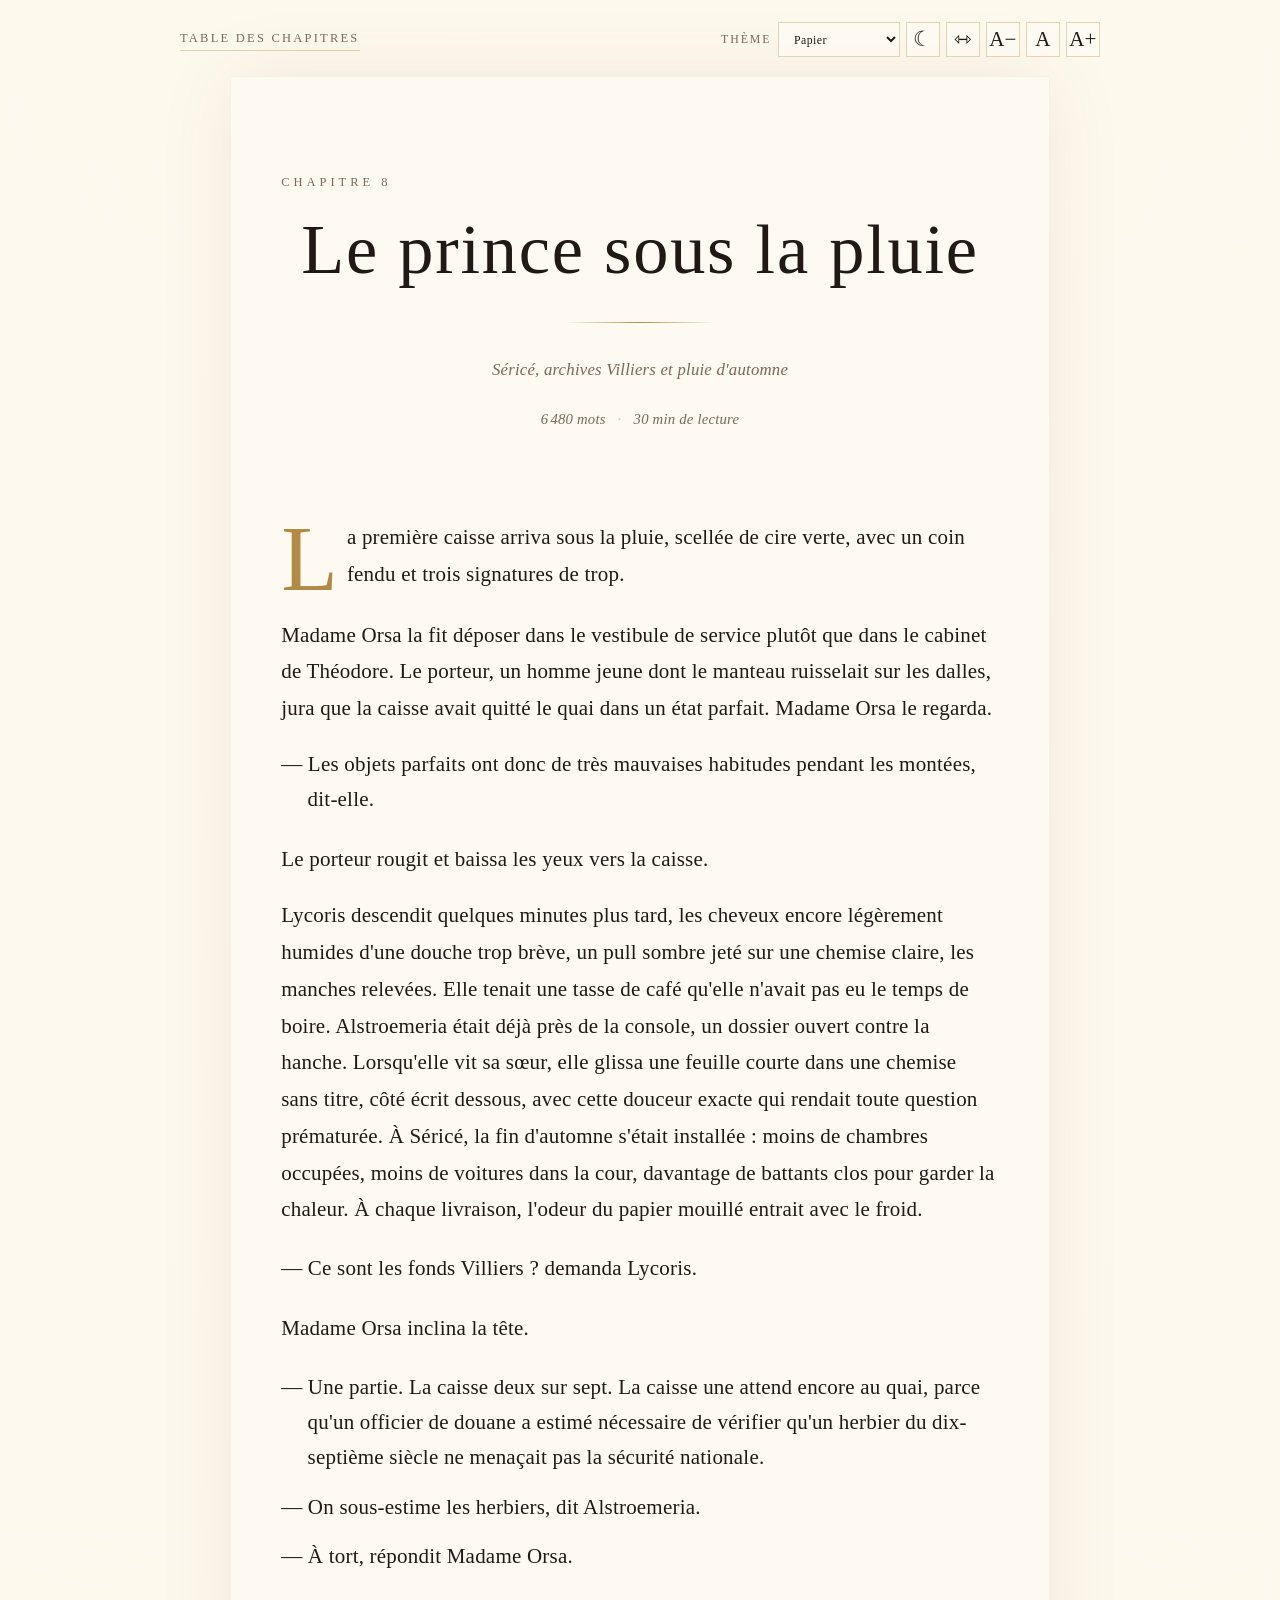
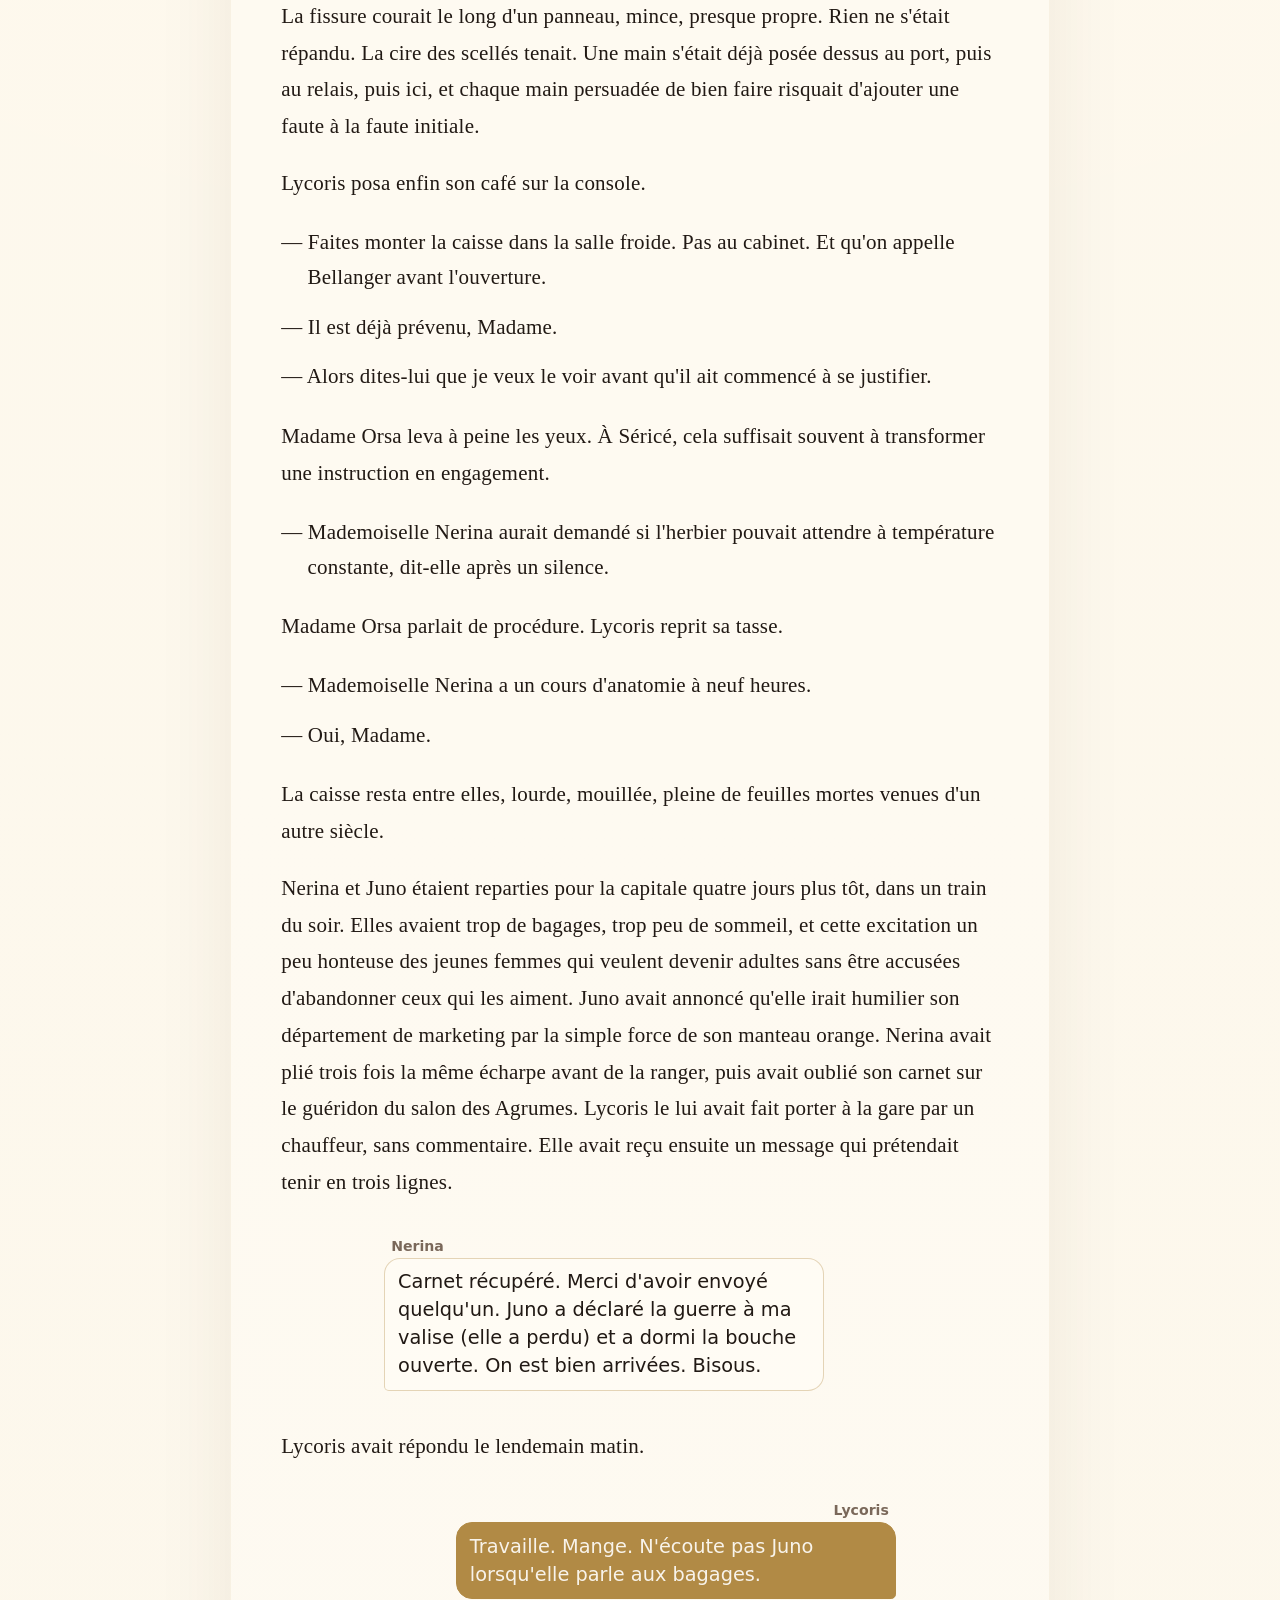
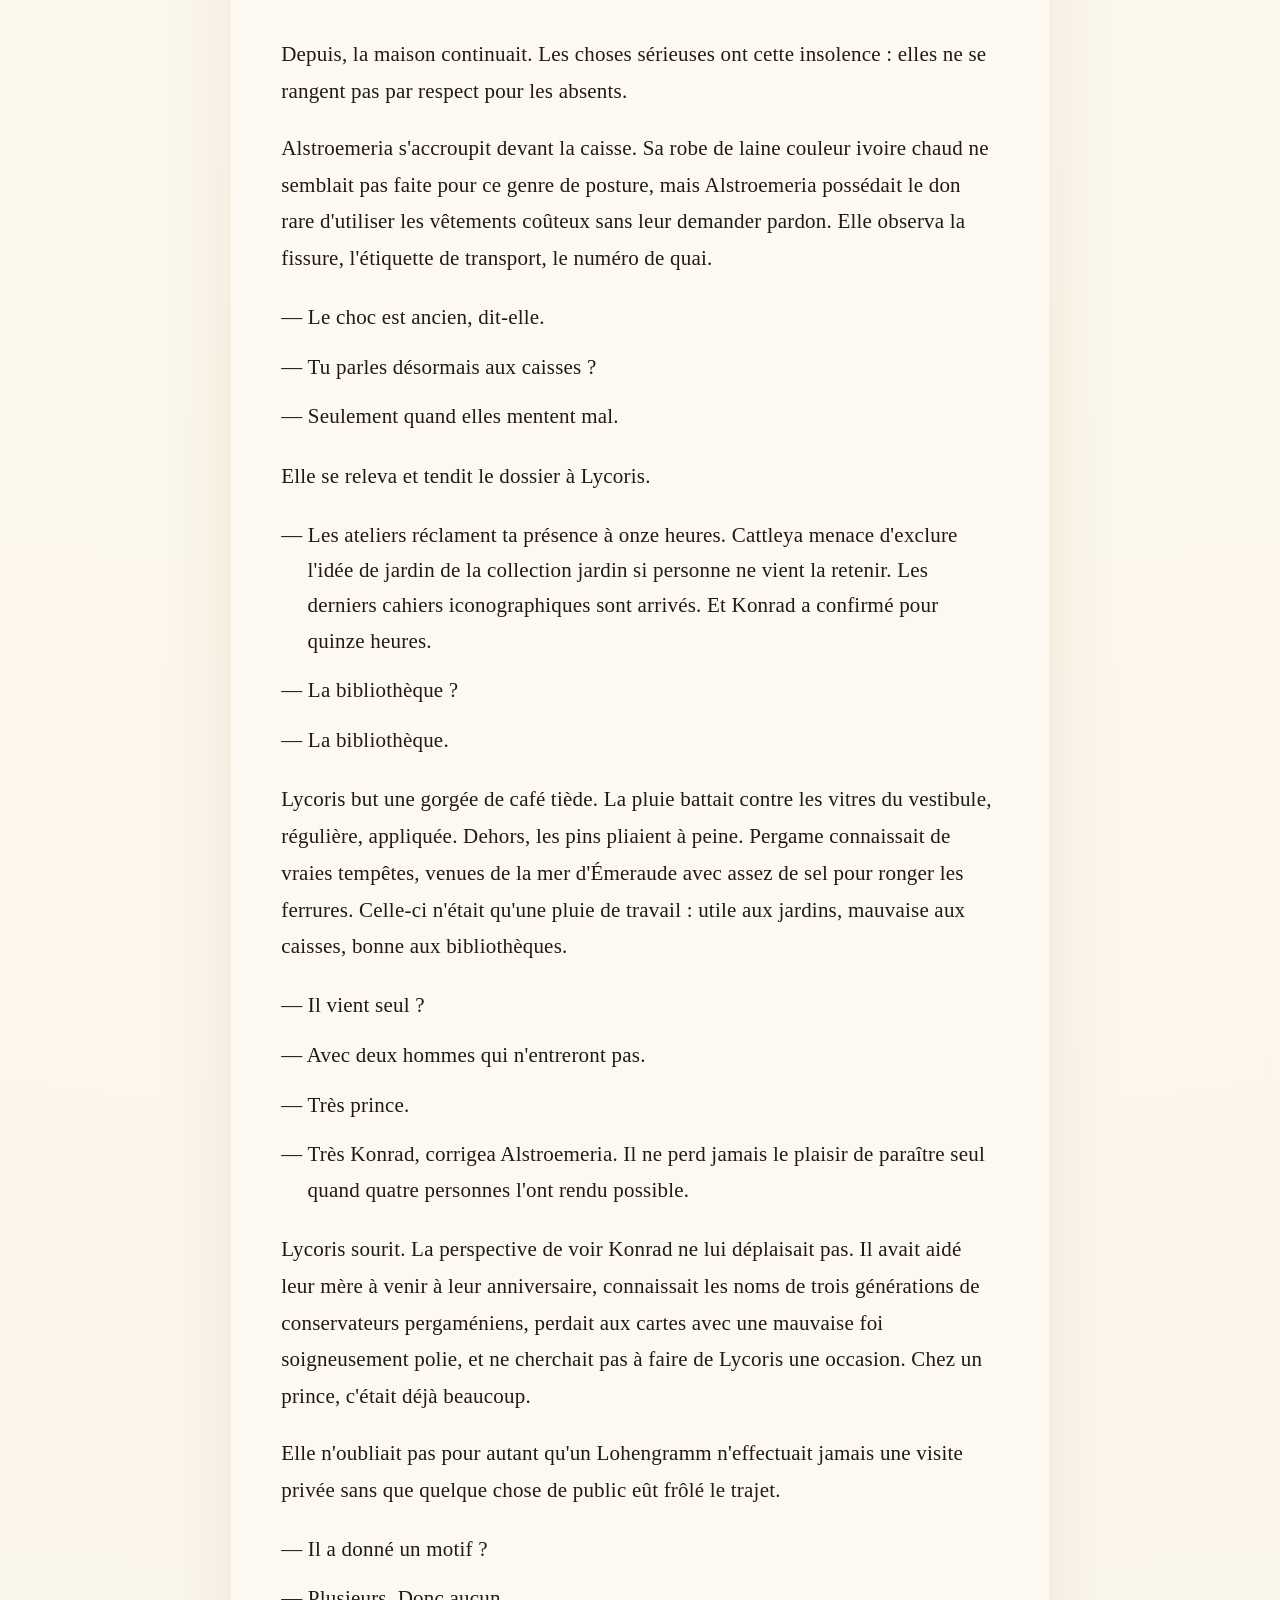
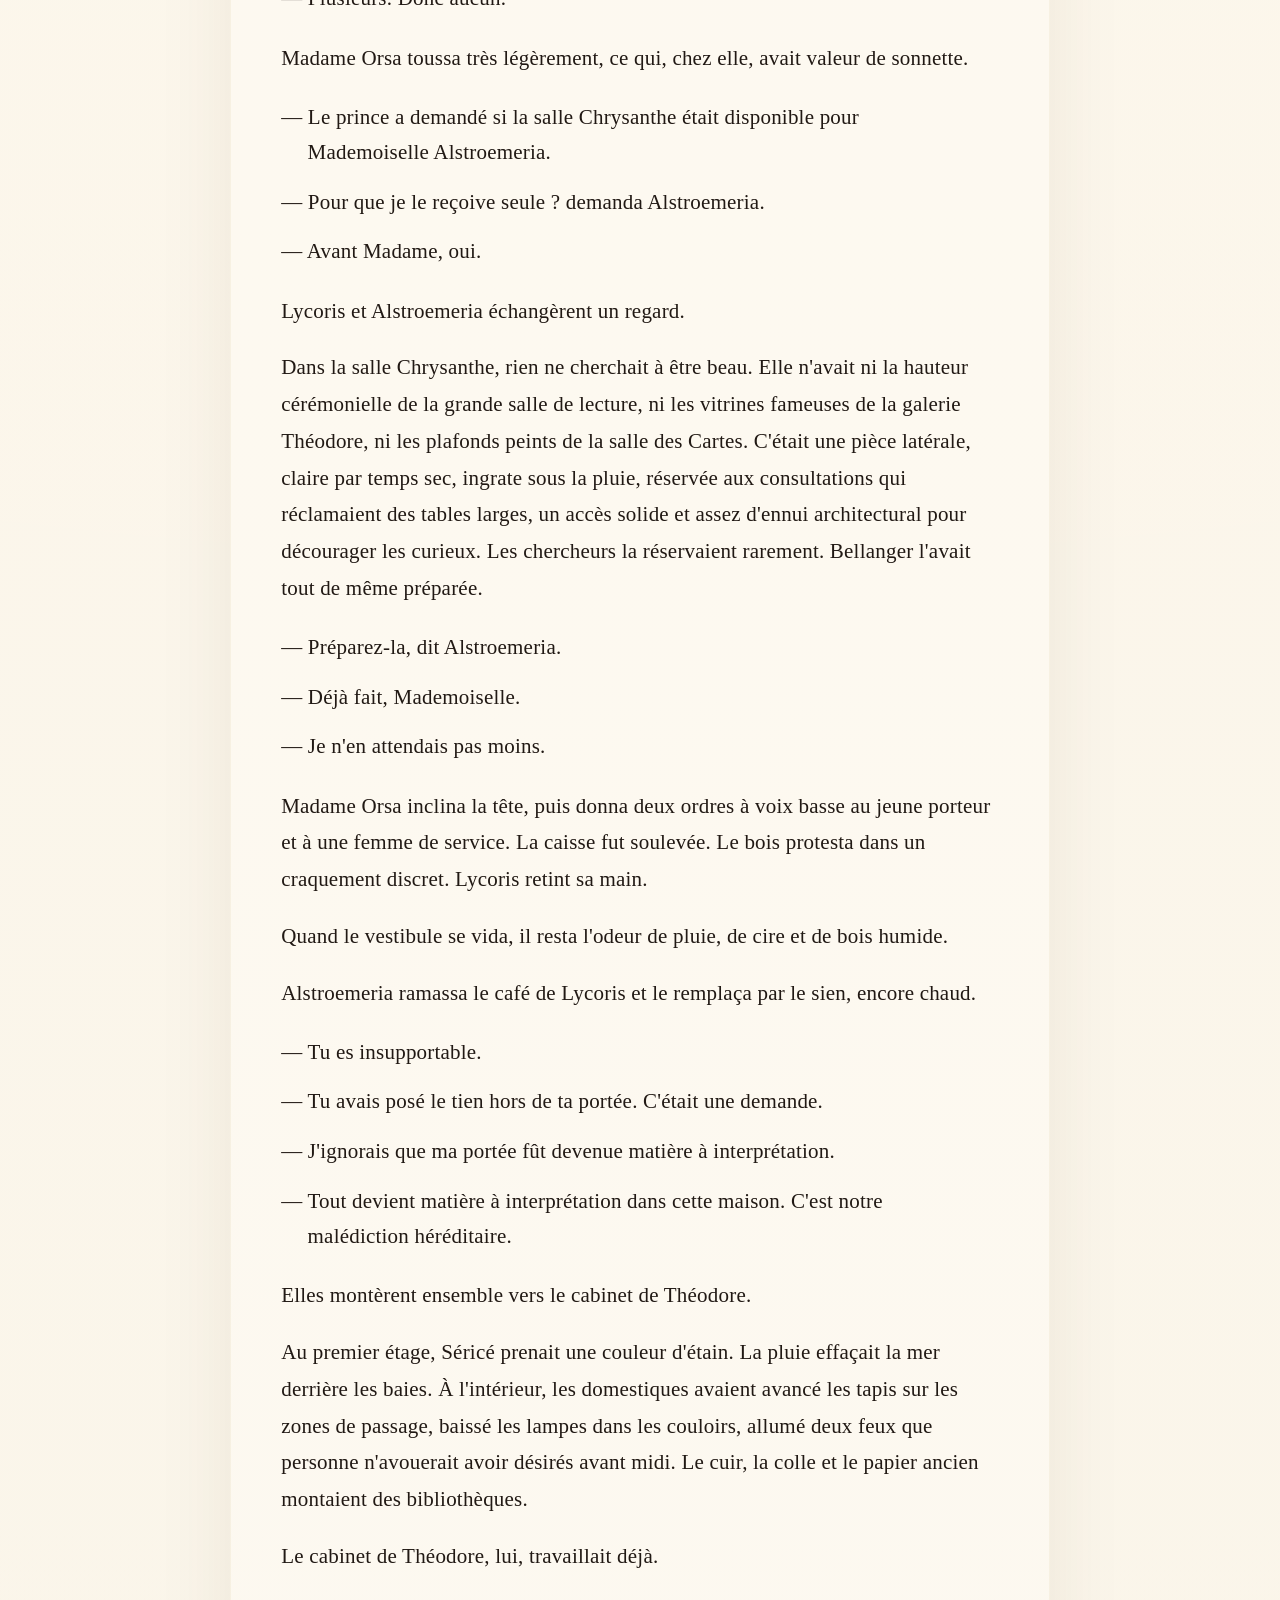
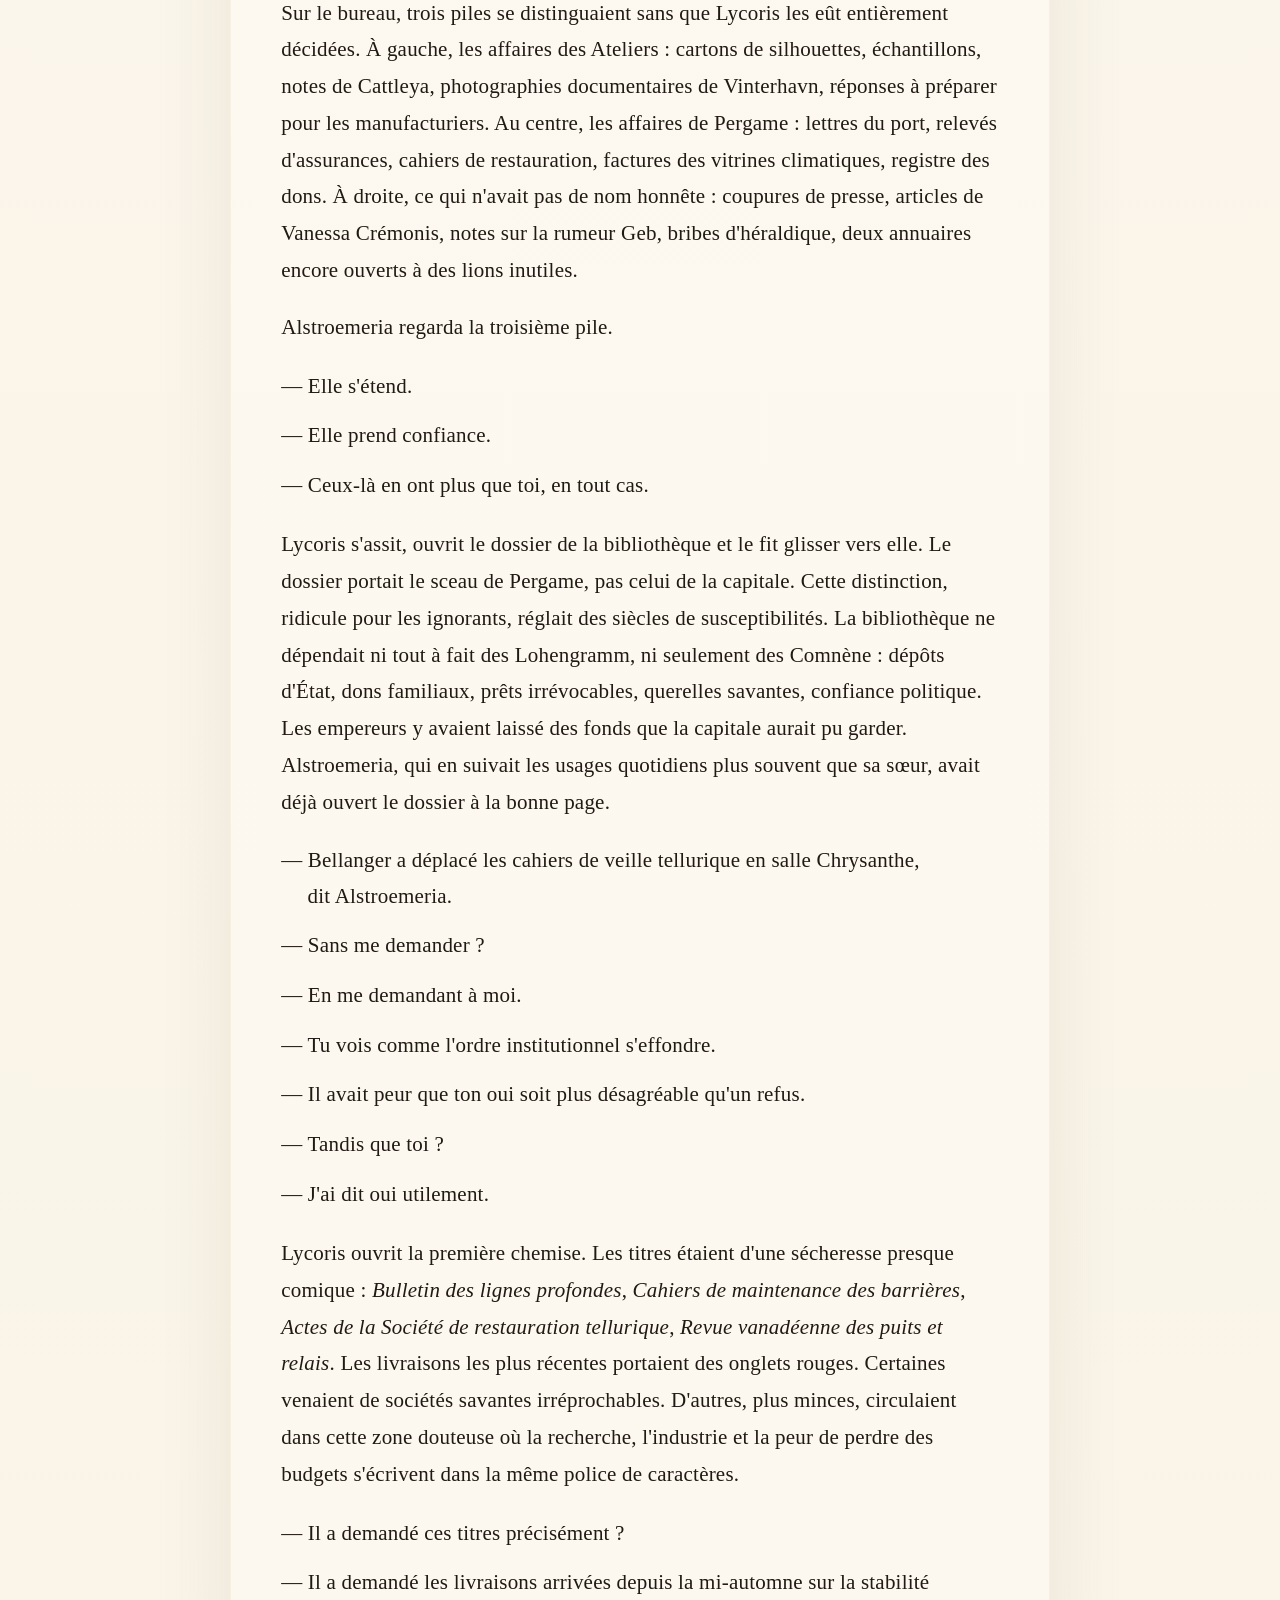
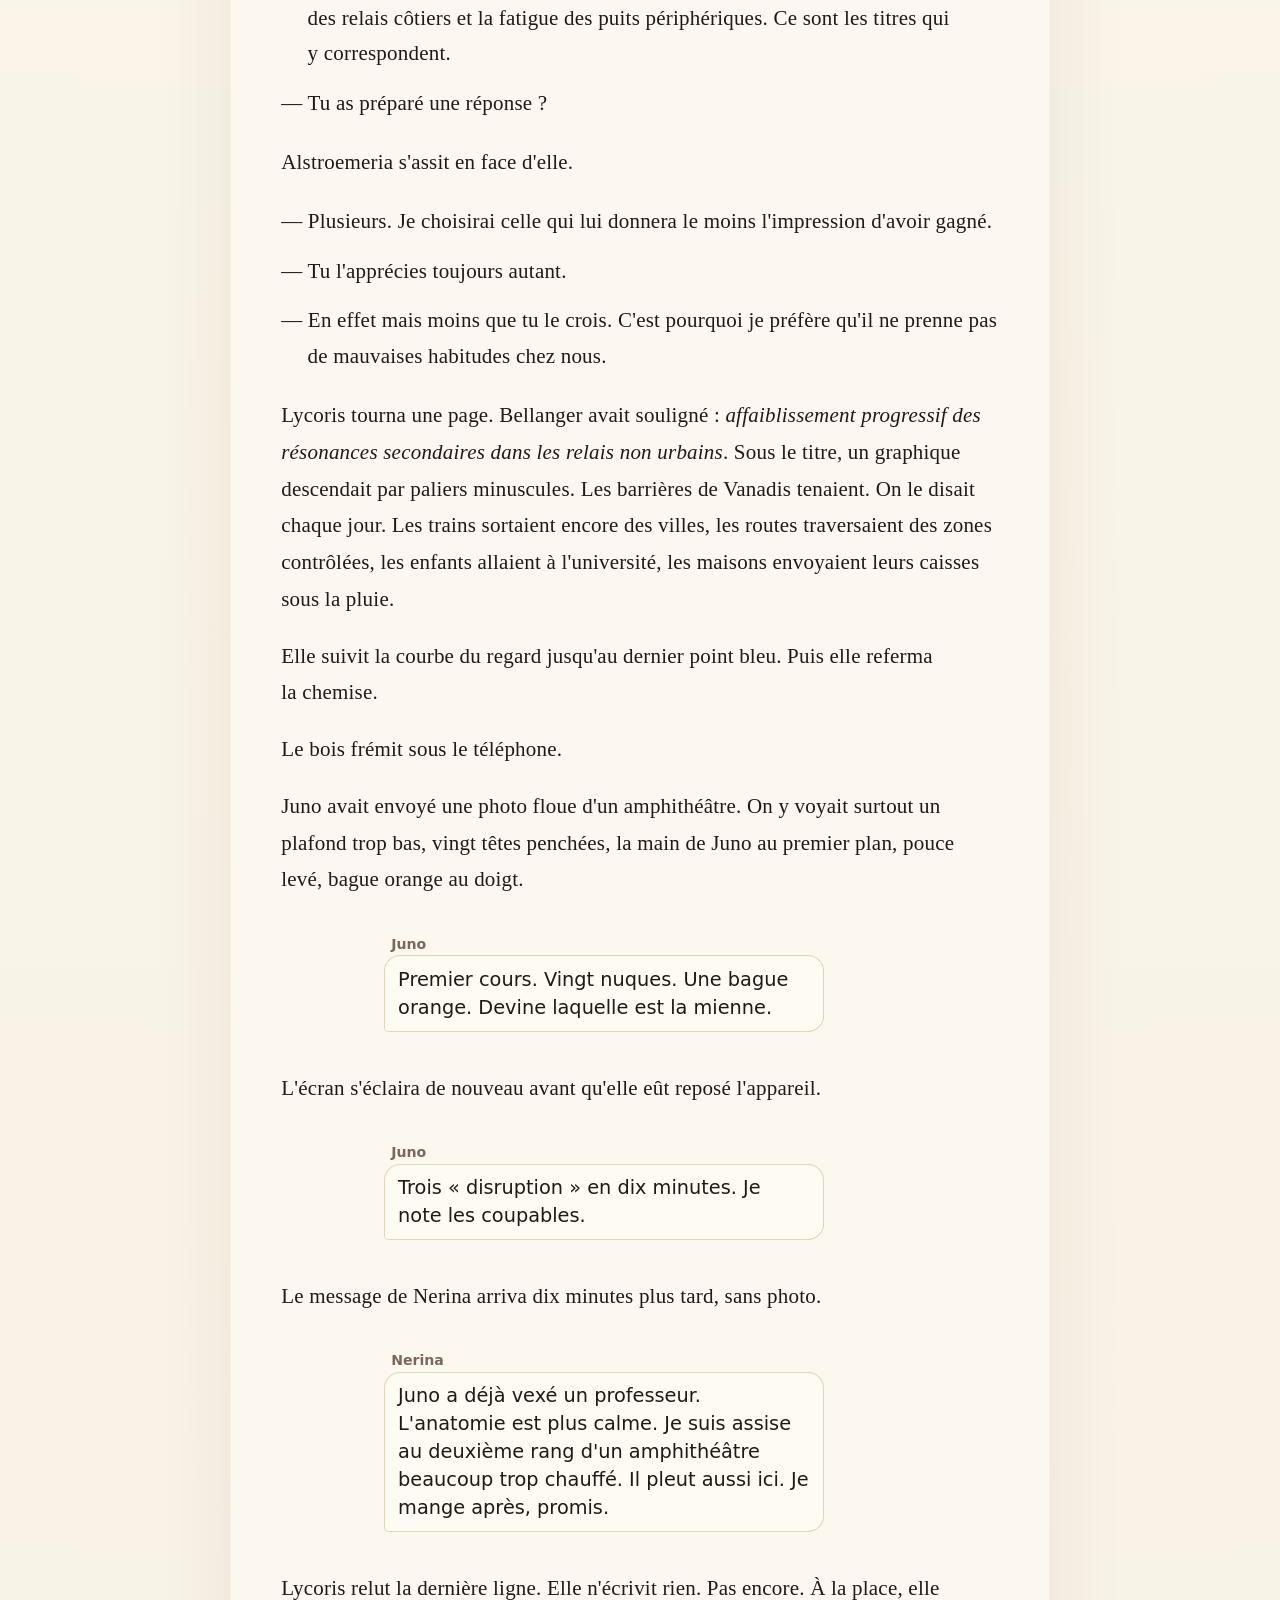
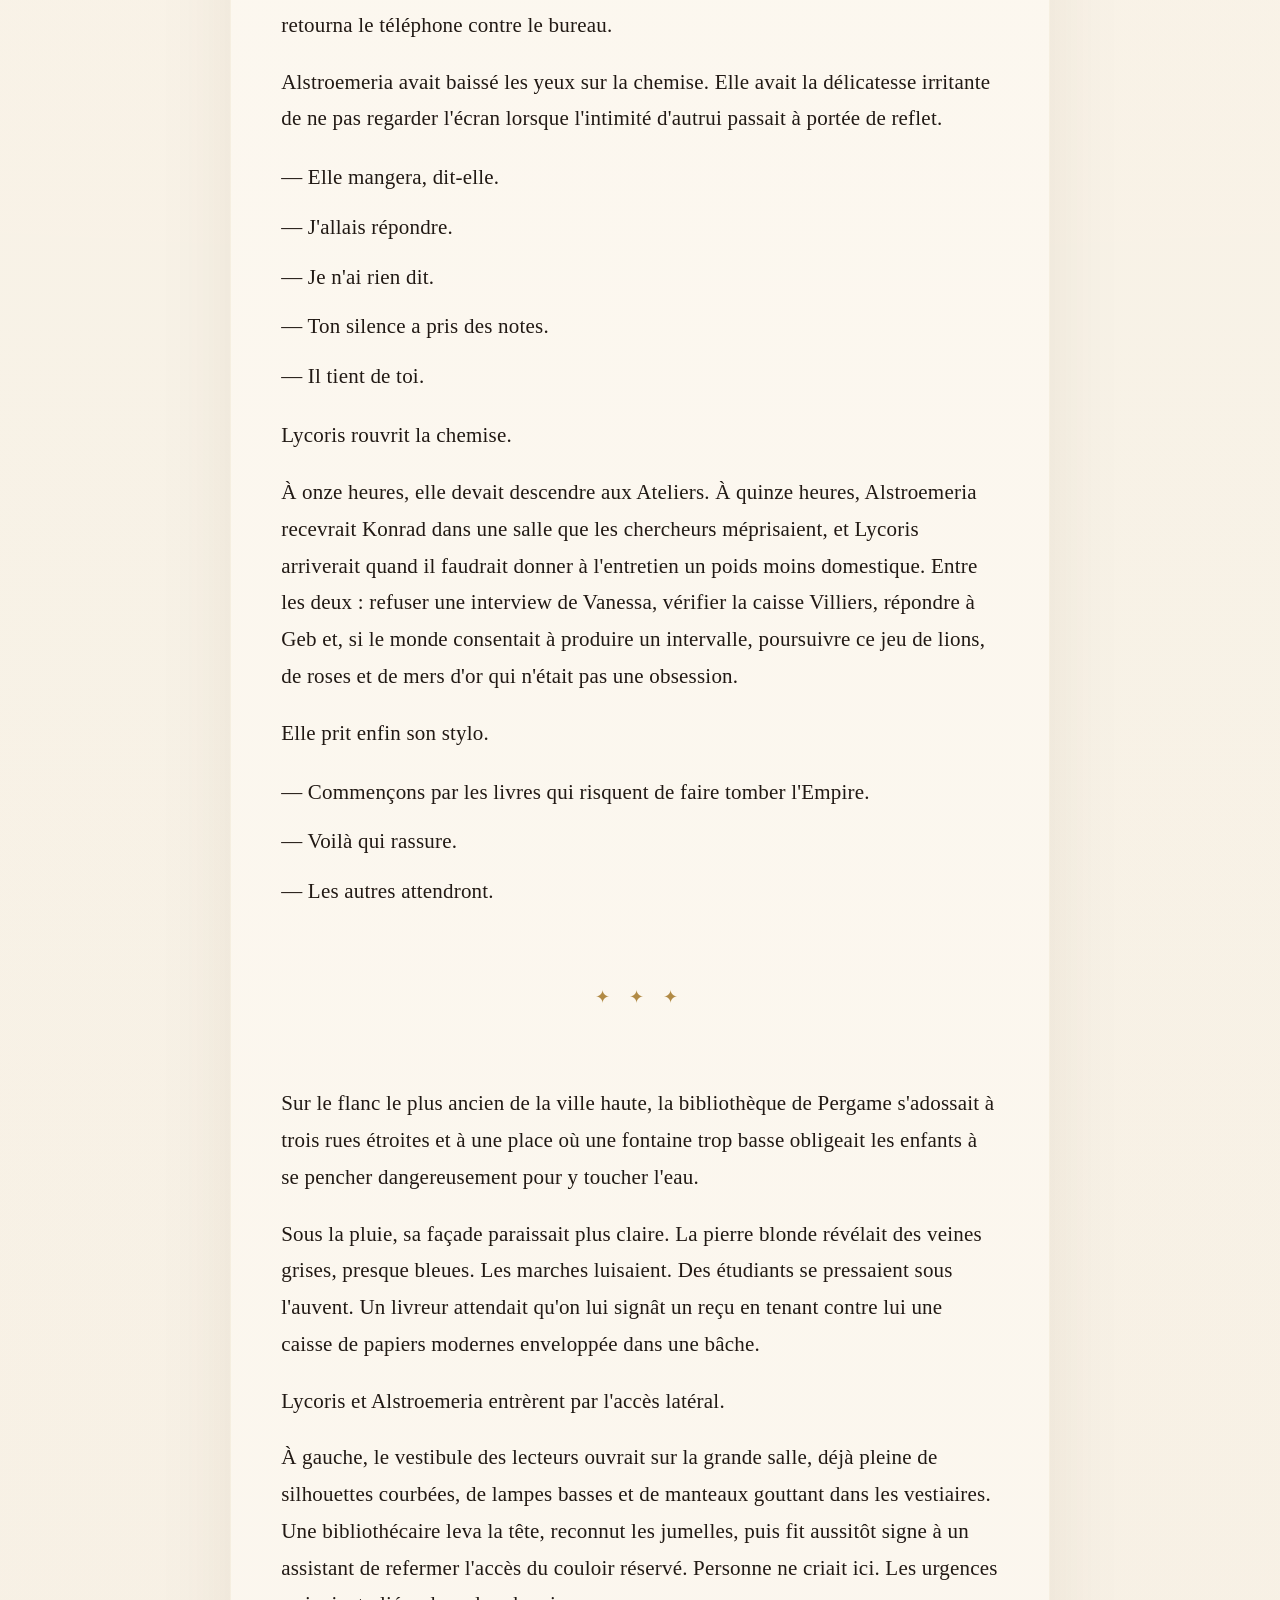
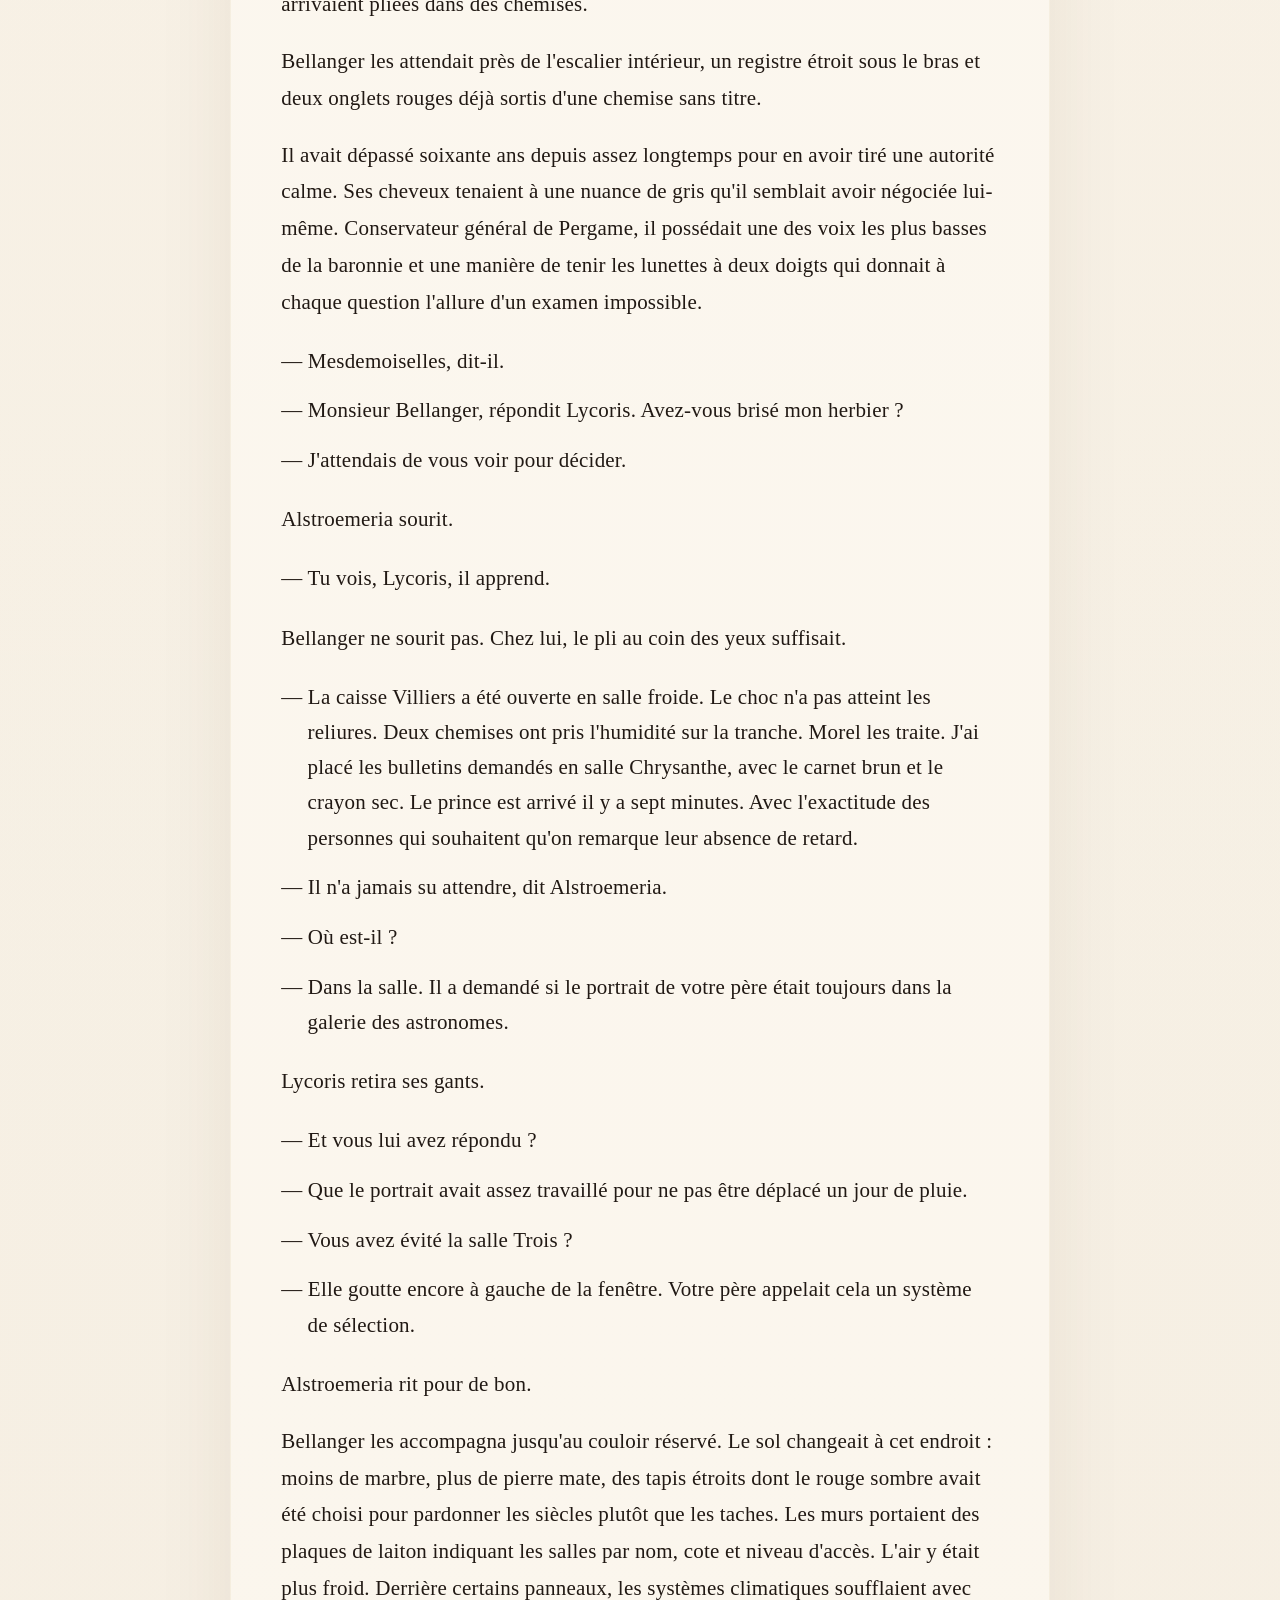
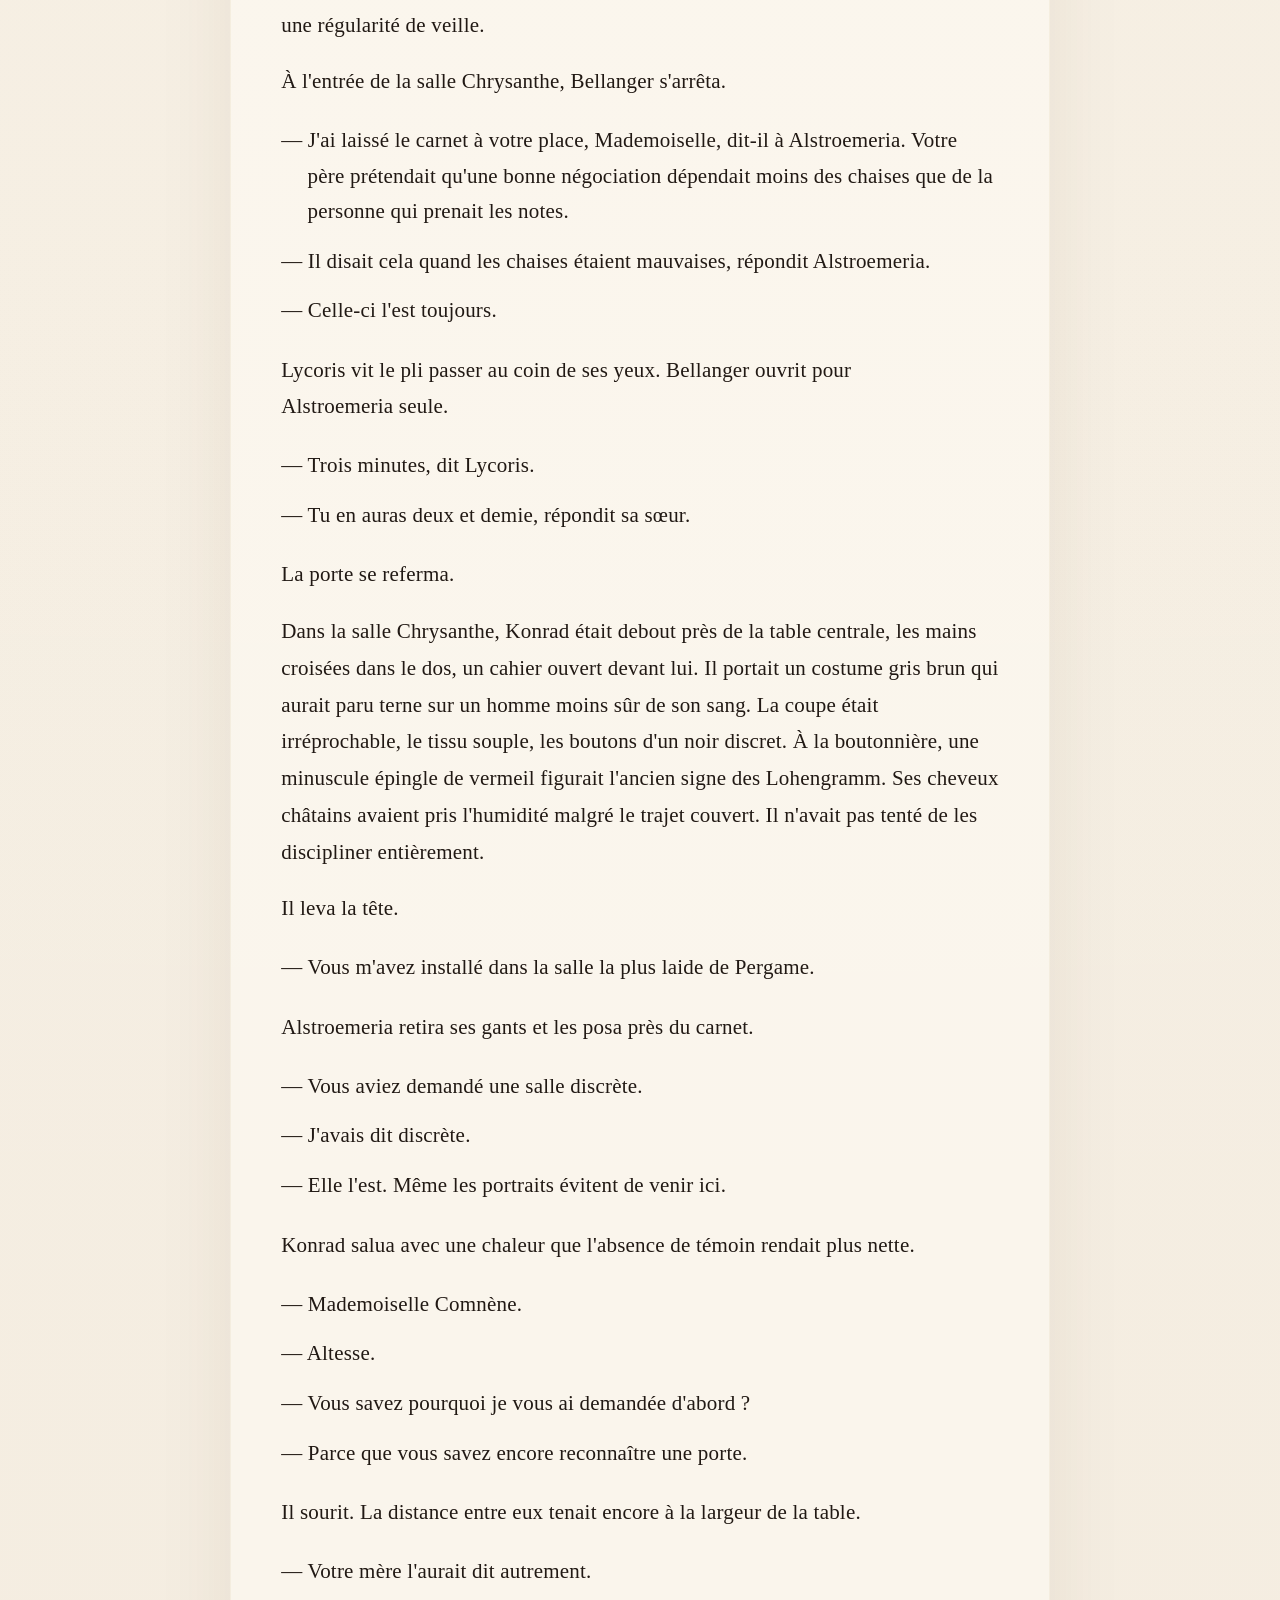
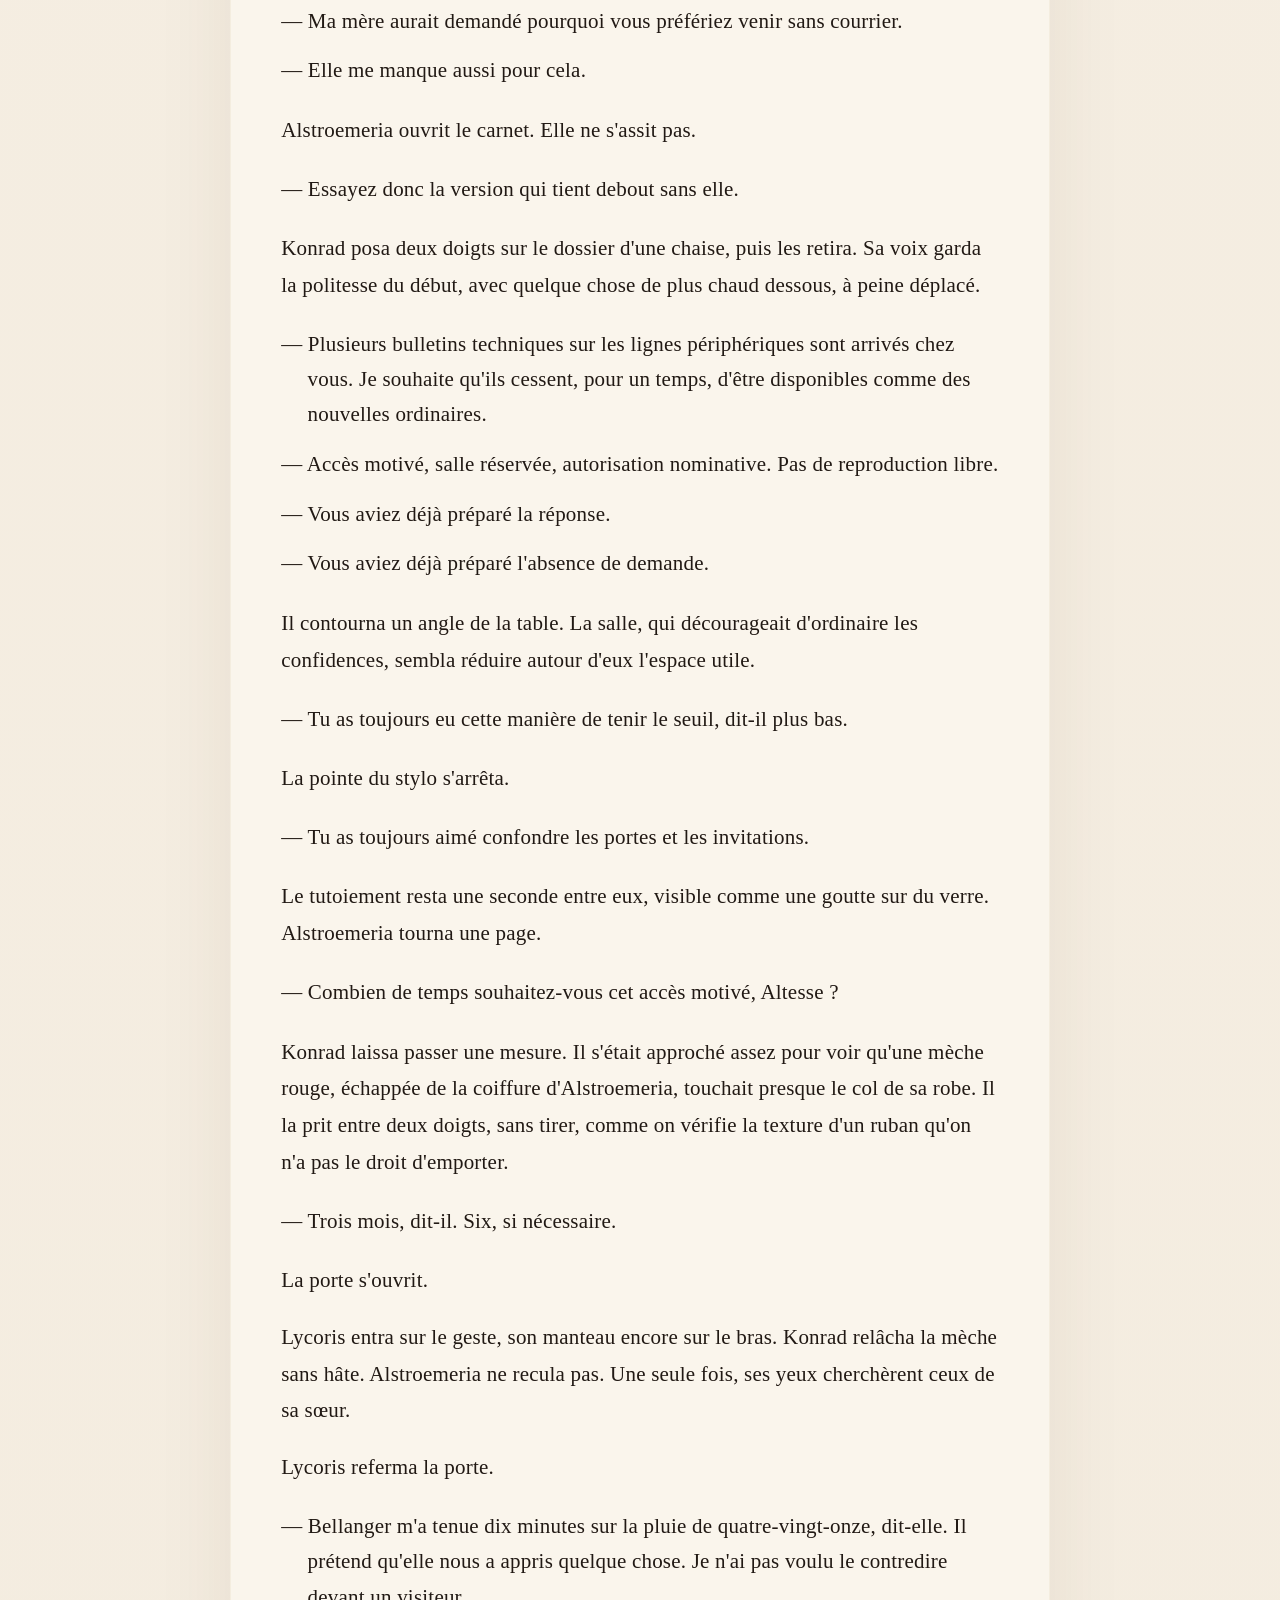
<file: chapitres/le-prince-sous-la-pluie.html>
<!DOCTYPE html>
<html lang="fr">
<head>
  <meta charset="UTF-8" />
  <meta name="viewport" content="width=device-width, initial-scale=1" />
  <title>Le prince sous la pluie — Chapitre 8</title>
  <link rel="stylesheet" href="../assets/styles.css?v=165afee5" />
  <script src="../assets/reader.js?v=254586fc" defer></script>
</head>

<body class="chapter-page" data-chapter="le-prince-sous-la-pluie" data-reading-minutes="30">
  <div class="reading-progress" role="progressbar" aria-label="Progression de lecture" aria-valuemin="0" aria-valuemax="100" aria-valuenow="0" data-reading-progress>
    <div class="reading-progress__bar" data-reading-progress-bar></div>
  </div>

  <a class="skip-link" href="#lecture">Aller au texte</a>

  <header class="reader-header" aria-label="Navigation du chapitre">
    <nav class="reader-bar">
      <a class="reader-link" href="../index.html">Table des chapitres</a>
      <div class="reader-actions" aria-label="Réglages de lecture">
        <label class="theme-control">
          <span>Thème</span>
          <select data-theme-select aria-label="Choisir le thème de lecture">
            <option value="paper">Papier</option>
            <option value="sepia">Sépia</option>
            <option value="night">Nuit</option>
            <option value="lycoris">Lycoris</option>
            <option value="lion">Lion</option>
          </select>
        </label>
        <button class="reader-button" type="button" data-theme-toggle aria-pressed="false" aria-label="Basculer en thème nuit" title="Basculer en thème nuit">☾</button>
        <button class="reader-button" type="button" data-width-toggle aria-label="Changer la largeur de colonne" title="Changer la largeur de colonne (W)">⇿</button>
        <button class="reader-button" type="button" data-font-decrease aria-label="Réduire la taille du texte" title="Réduire la taille du texte (−)">A−</button>
        <button class="reader-button" type="button" data-font-reset aria-label="Réinitialiser la taille du texte" title="Réinitialiser la taille du texte (0)">A</button>
        <button class="reader-button" type="button" data-font-increase aria-label="Augmenter la taille du texte" title="Augmenter la taille du texte (+)">A+</button>
      </div>
    </nav>
  </header>

  <main class="page" id="lecture">
    <div class="chapter-kicker">Chapitre 8</div>
    <h1>Le prince sous la pluie</h1>
    <div class="chapter-rule"></div>
    <div class="chapter-subtitle">Séricé, archives Villiers et pluie d'automne</div>
    <div class="chapter-meta" aria-label="Longueur du chapitre">
      <span>6 480 mots</span>
      <span>30 min de lecture</span>
    </div>

    <section class="opening">

      <p>La première caisse arriva sous la pluie, scellée de cire verte, avec un coin fendu et trois signatures de trop.</p>

      <p>Madame Orsa la fit déposer dans le vestibule de service plutôt que dans le cabinet de Théodore. Le porteur, un homme jeune dont le manteau ruisselait sur les dalles, jura que la caisse avait quitté le quai dans un état parfait. Madame Orsa le regarda.</p>

    </section>

      <p class="dialogue">— Les objets parfaits ont donc de très mauvaises habitudes pendant les montées, dit-elle.</p>

      <p>Le porteur rougit et baissa les yeux vers la caisse.</p>

      <p>Lycoris descendit quelques minutes plus tard, les cheveux encore légèrement humides d'une douche trop brève, un pull sombre jeté sur une chemise claire, les manches relevées. Elle tenait une tasse de café qu'elle n'avait pas eu le temps de boire. Alstroemeria était déjà près de la console, un dossier ouvert contre la hanche. Lorsqu'elle vit sa sœur, elle glissa une feuille courte dans une chemise sans titre, côté écrit dessous, avec cette douceur exacte qui rendait toute question prématurée. À Séricé, la fin d'automne s'était installée : moins de chambres occupées, moins de voitures dans la cour, davantage de battants clos pour garder la chaleur. À chaque livraison, l'odeur du papier mouillé entrait avec le froid.</p>

      <p class="dialogue">— Ce sont les fonds Villiers ? demanda Lycoris.</p>

      <p>Madame Orsa inclina la tête.</p>

      <p class="dialogue">— Une partie. La caisse deux sur sept. La caisse une attend encore au quai, parce qu'un officier de douane a estimé nécessaire de vérifier qu'un herbier du dix-septième siècle ne menaçait pas la sécurité nationale.</p>

      <p class="dialogue">— On sous-estime les herbiers, dit Alstroemeria.</p>

      <p class="dialogue">— À tort, répondit Madame Orsa.</p>

      <p>La fissure courait le long d'un panneau, mince, presque propre. Rien ne s'était répandu. La cire des scellés tenait. Une main s'était déjà posée dessus au port, puis au relais, puis ici, et chaque main persuadée de bien faire risquait d'ajouter une faute à la faute initiale.</p>

      <p>Lycoris posa enfin son café sur la console.</p>

      <p class="dialogue">— Faites monter la caisse dans la salle froide. Pas au cabinet. Et qu'on appelle Bellanger avant l'ouverture.</p>

      <p class="dialogue">— Il est déjà prévenu, Madame.</p>

      <p class="dialogue">— Alors dites-lui que je veux le voir avant qu'il ait commencé à se justifier.</p>

      <p>Madame Orsa leva à peine les yeux. À Séricé, cela suffisait souvent à transformer une instruction en engagement.</p>

      <p class="dialogue">— Mademoiselle Nerina aurait demandé si l'herbier pouvait attendre à température constante, dit-elle après un silence.</p>

      <p>Madame Orsa parlait de procédure. Lycoris reprit sa tasse.</p>

      <p class="dialogue">— Mademoiselle Nerina a un cours d'anatomie à neuf heures.</p>

      <p class="dialogue">— Oui, Madame.</p>

      <p>La caisse resta entre elles, lourde, mouillée, pleine de feuilles mortes venues d'un autre siècle.</p>

      <p>Nerina et Juno étaient reparties pour la capitale quatre jours plus tôt, dans un train du soir. Elles avaient trop de bagages, trop peu de sommeil, et cette excitation un peu honteuse des jeunes femmes qui veulent devenir adultes sans être accusées d'abandonner ceux qui les aiment. Juno avait annoncé qu'elle irait humilier son département de marketing par la simple force de son manteau orange. Nerina avait plié trois fois la même écharpe avant de la ranger, puis avait oublié son carnet sur le guéridon du salon des Agrumes. Lycoris le lui avait fait porter à la gare par un chauffeur, sans commentaire. Elle avait reçu ensuite un message qui prétendait tenir en trois lignes.</p>

          <div class="messages" role="group" aria-label="Conversation par messagerie">
            <div class="message message--received">
              <span class="message-author">Nerina</span>
              <p class="message-bubble message-bubble--received">Carnet récupéré. Merci d'avoir envoyé quelqu'un. Juno a déclaré la guerre à ma valise (elle a perdu) et a dormi la bouche ouverte. On est bien arrivées. Bisous.</p>
            </div>
          </div>

      <p>Lycoris avait répondu le lendemain matin.</p>

          <div class="messages" role="group" aria-label="Conversation par messagerie">
            <div class="message message--sent">
              <span class="message-author">Lycoris</span>
              <p class="message-bubble message-bubble--sent">Travaille. Mange. N'écoute pas Juno lorsqu'elle parle aux bagages.</p>
            </div>
          </div>

      <p>Depuis, la maison continuait. Les choses sérieuses ont cette insolence : elles ne se rangent pas par respect pour les absents.</p>

      <p>Alstroemeria s'accroupit devant la caisse. Sa robe de laine couleur ivoire chaud ne semblait pas faite pour ce genre de posture, mais Alstroemeria possédait le don rare d'utiliser les vêtements coûteux sans leur demander pardon. Elle observa la fissure, l'étiquette de transport, le numéro de quai.</p>

      <p class="dialogue">— Le choc est ancien, dit-elle.</p>

      <p class="dialogue">— Tu parles désormais aux caisses ?</p>

      <p class="dialogue">— Seulement quand elles mentent mal.</p>

      <p>Elle se releva et tendit le dossier à Lycoris.</p>

      <p class="dialogue">— Les ateliers réclament ta présence à onze heures. Cattleya menace d'exclure l'idée de jardin de la collection jardin si personne ne vient la retenir. Les derniers cahiers iconographiques sont arrivés. Et Konrad a confirmé pour quinze heures.</p>

      <p class="dialogue">— La bibliothèque ?</p>

      <p class="dialogue">— La bibliothèque.</p>

      <p>Lycoris but une gorgée de café tiède. La pluie battait contre les vitres du vestibule, régulière, appliquée. Dehors, les pins pliaient à peine. Pergame connaissait de vraies tempêtes, venues de la mer d'Émeraude avec assez de sel pour ronger les ferrures. Celle-ci n'était qu'une pluie de travail : utile aux jardins, mauvaise aux caisses, bonne aux bibliothèques.</p>

      <p class="dialogue">— Il vient seul ?</p>

      <p class="dialogue">— Avec deux hommes qui n'entreront pas.</p>

      <p class="dialogue">— Très prince.</p>

      <p class="dialogue">— Très Konrad, corrigea Alstroemeria. Il ne perd jamais le plaisir de paraître seul quand quatre personnes l'ont rendu possible.</p>

      <p>Lycoris sourit. La perspective de voir Konrad ne lui déplaisait pas. Il avait aidé leur mère à venir à leur anniversaire, connaissait les noms de trois générations de conservateurs pergaméniens, perdait aux cartes avec une mauvaise foi soigneusement polie, et ne cherchait pas à faire de Lycoris une occasion. Chez un prince, c'était déjà beaucoup.</p>

      <p>Elle n'oubliait pas pour autant qu'un Lohengramm n'effectuait jamais une visite privée sans que quelque chose de public eût frôlé le trajet.</p>

      <p class="dialogue">— Il a donné un motif ?</p>

      <p class="dialogue">— Plusieurs. Donc aucun.</p>

      <p>Madame Orsa toussa très légèrement, ce qui, chez elle, avait valeur de sonnette.</p>

      <p class="dialogue">— Le prince a demandé si la salle Chrysanthe était disponible pour Mademoiselle Alstroemeria.</p>

      <p class="dialogue">— Pour que je le reçoive seule ? demanda Alstroemeria.</p>

      <p class="dialogue">— Avant Madame, oui.</p>

      <p>Lycoris et Alstroemeria échangèrent un regard.</p>

      <p>Dans la salle Chrysanthe, rien ne cherchait à être beau. Elle n'avait ni la hauteur cérémonielle de la grande salle de lecture, ni les vitrines fameuses de la galerie Théodore, ni les plafonds peints de la salle des Cartes. C'était une pièce latérale, claire par temps sec, ingrate sous la pluie, réservée aux consultations qui réclamaient des tables larges, un accès solide et assez d'ennui architectural pour décourager les curieux. Les chercheurs la réservaient rarement. Bellanger l'avait tout de même préparée.</p>

      <p class="dialogue">— Préparez-la, dit Alstroemeria.</p>

      <p class="dialogue">— Déjà fait, Mademoiselle.</p>

      <p class="dialogue">— Je n'en attendais pas moins.</p>

      <p>Madame Orsa inclina la tête, puis donna deux ordres à voix basse au jeune porteur et à une femme de service. La caisse fut soulevée. Le bois protesta dans un craquement discret. Lycoris retint sa main.</p>

      <p>Quand le vestibule se vida, il resta l'odeur de pluie, de cire et de bois humide.</p>

      <p>Alstroemeria ramassa le café de Lycoris et le remplaça par le sien, encore chaud.</p>

      <p class="dialogue">— Tu es insupportable.</p>

      <p class="dialogue">— Tu avais posé le tien hors de ta portée. C'était une demande.</p>

      <p class="dialogue">— J'ignorais que ma portée fût devenue matière à interprétation.</p>

      <p class="dialogue">— Tout devient matière à interprétation dans cette maison. C'est notre malédiction héréditaire.</p>

      <p>Elles montèrent ensemble vers le cabinet de Théodore.</p>

      <p>Au premier étage, Séricé prenait une couleur d'étain. La pluie effaçait la mer derrière les baies. À l'intérieur, les domestiques avaient avancé les tapis sur les zones de passage, baissé les lampes dans les couloirs, allumé deux feux que personne n'avouerait avoir désirés avant midi. Le cuir, la colle et le papier ancien montaient des bibliothèques.</p>

      <p>Le cabinet de Théodore, lui, travaillait déjà.</p>

      <p>Sur le bureau, trois piles se distinguaient sans que Lycoris les eût entièrement décidées. À gauche, les affaires des Ateliers : cartons de silhouettes, échantillons, notes de Cattleya, photographies documentaires de Vinterhavn, réponses à préparer pour les manufacturiers. Au centre, les affaires de Pergame : lettres du port, relevés d'assurances, cahiers de restauration, factures des vitrines climatiques, registre des dons. À droite, ce qui n'avait pas de nom honnête : coupures de presse, articles de Vanessa Crémonis, notes sur la rumeur Geb, bribes d'héraldique, deux annuaires encore ouverts à des lions inutiles.</p>

      <p>Alstroemeria regarda la troisième pile.</p>

      <p class="dialogue">— Elle s'étend.</p>

      <p class="dialogue">— Elle prend confiance.</p>

      <p class="dialogue">— Ceux-là en ont plus que toi, en tout cas.</p>

      <p>Lycoris s'assit, ouvrit le dossier de la bibliothèque et le fit glisser vers elle. Le dossier portait le sceau de Pergame, pas celui de la capitale. Cette distinction, ridicule pour les ignorants, réglait des siècles de susceptibilités. La bibliothèque ne dépendait ni tout à fait des Lohengramm, ni seulement des Comnène : dépôts d'État, dons familiaux, prêts irrévocables, querelles savantes, confiance politique. Les empereurs y avaient laissé des fonds que la capitale aurait pu garder. Alstroemeria, qui en suivait les usages quotidiens plus souvent que sa sœur, avait déjà ouvert le dossier à la bonne page.</p>

      <p class="dialogue">— Bellanger a déplacé les cahiers de veille tellurique en salle Chrysanthe, dit Alstroemeria.</p>

      <p class="dialogue">— Sans me demander ?</p>

      <p class="dialogue">— En me demandant à moi.</p>

      <p class="dialogue">— Tu vois comme l'ordre institutionnel s'effondre.</p>

      <p class="dialogue">— Il avait peur que ton oui soit plus désagréable qu'un refus.</p>

      <p class="dialogue">— Tandis que toi ?</p>

      <p class="dialogue">— J'ai dit oui utilement.</p>

      <p>Lycoris ouvrit la première chemise. Les titres étaient d'une sécheresse presque comique : <em>Bulletin des lignes profondes</em>, <em>Cahiers de maintenance des barrières</em>, <em>Actes de la Société de restauration tellurique</em>, <em>Revue vanadéenne des puits et relais</em>. Les livraisons les plus récentes portaient des onglets rouges. Certaines venaient de sociétés savantes irréprochables. D'autres, plus minces, circulaient dans cette zone douteuse où la recherche, l'industrie et la peur de perdre des budgets s'écrivent dans la même police de caractères.</p>

      <p class="dialogue">— Il a demandé ces titres précisément ?</p>

      <p class="dialogue">— Il a demandé les livraisons arrivées depuis la mi-automne sur la stabilité des relais côtiers et la fatigue des puits périphériques. Ce sont les titres qui y correspondent.</p>

      <p class="dialogue">— Tu as préparé une réponse ?</p>

      <p>Alstroemeria s'assit en face d'elle.</p>

      <p class="dialogue">— Plusieurs. Je choisirai celle qui lui donnera le moins l'impression d'avoir gagné.</p>

      <p class="dialogue">— Tu l'apprécies toujours autant.</p>

      <p class="dialogue">— En effet mais moins que tu le crois. C'est pourquoi je préfère qu'il ne prenne pas de mauvaises habitudes chez nous.</p>

      <p>Lycoris tourna une page. Bellanger avait souligné : <em>affaiblissement progressif des résonances secondaires dans les relais non urbains</em>. Sous le titre, un graphique descendait par paliers minuscules. Les barrières de Vanadis tenaient. On le disait chaque jour. Les trains sortaient encore des villes, les routes traversaient des zones contrôlées, les enfants allaient à l'université, les maisons envoyaient leurs caisses sous la pluie.</p>

      <p>Elle suivit la courbe du regard jusqu'au dernier point bleu. Puis elle referma la chemise.</p>

      <p>Le bois frémit sous le téléphone.</p>

      <p>Juno avait envoyé une photo floue d'un amphithéâtre. On y voyait surtout un plafond trop bas, vingt têtes penchées, la main de Juno au premier plan, pouce levé, bague orange au doigt.</p>

          <div class="messages" role="group" aria-label="Conversation par messagerie">
            <div class="message message--received">
              <span class="message-author">Juno</span>
              <p class="message-bubble message-bubble--received">Premier cours. Vingt nuques. Une bague orange. Devine laquelle est la mienne.</p>
            </div>
          </div>

      <p>L'écran s'éclaira de nouveau avant qu'elle eût reposé l'appareil.</p>

          <div class="messages" role="group" aria-label="Conversation par messagerie">
            <div class="message message--received">
              <span class="message-author">Juno</span>
              <p class="message-bubble message-bubble--received">Trois « disruption » en dix minutes. Je note les coupables.</p>
            </div>
          </div>

      <p>Le message de Nerina arriva dix minutes plus tard, sans photo.</p>

          <div class="messages" role="group" aria-label="Conversation par messagerie">
            <div class="message message--received">
              <span class="message-author">Nerina</span>
              <p class="message-bubble message-bubble--received">Juno a déjà vexé un professeur. L'anatomie est plus calme. Je suis assise au deuxième rang d'un amphithéâtre beaucoup trop chauffé. Il pleut aussi ici. Je mange après, promis.</p>
            </div>
          </div>

      <p>Lycoris relut la dernière ligne. Elle n'écrivit rien. Pas encore. À la place, elle retourna le téléphone contre le bureau.</p>

      <p>Alstroemeria avait baissé les yeux sur la chemise. Elle avait la délicatesse irritante de ne pas regarder l'écran lorsque l'intimité d'autrui passait à portée de reflet.</p>

      <p class="dialogue">— Elle mangera, dit-elle.</p>

      <p class="dialogue">— J'allais répondre.</p>

      <p class="dialogue">— Je n'ai rien dit.</p>

      <p class="dialogue">— Ton silence a pris des notes.</p>

      <p class="dialogue">— Il tient de toi.</p>

      <p>Lycoris rouvrit la chemise.</p>

      <p>À onze heures, elle devait descendre aux Ateliers. À quinze heures, Alstroemeria recevrait Konrad dans une salle que les chercheurs méprisaient, et Lycoris arriverait quand il faudrait donner à l'entretien un poids moins domestique. Entre les deux : refuser une interview de Vanessa, vérifier la caisse Villiers, répondre à Geb et, si le monde consentait à produire un intervalle, poursuivre ce jeu de lions, de roses et de mers d'or qui n'était pas une obsession.</p>

      <p>Elle prit enfin son stylo.</p>

      <p class="dialogue">— Commençons par les livres qui risquent de faire tomber l'Empire.</p>

      <p class="dialogue">— Voilà qui rassure.</p>

      <p class="dialogue">— Les autres attendront.</p>

    <div class="scene-break"></div>

      <p>Sur le flanc le plus ancien de la ville haute, la bibliothèque de Pergame s'adossait à trois rues étroites et à une place où une fontaine trop basse obligeait les enfants à se pencher dangereusement pour y toucher l'eau.</p>

      <p>Sous la pluie, sa façade paraissait plus claire. La pierre blonde révélait des veines grises, presque bleues. Les marches luisaient. Des étudiants se pressaient sous l'auvent. Un livreur attendait qu'on lui signât un reçu en tenant contre lui une caisse de papiers modernes enveloppée dans une bâche.</p>

      <p>Lycoris et Alstroemeria entrèrent par l'accès latéral.</p>

      <p>À gauche, le vestibule des lecteurs ouvrait sur la grande salle, déjà pleine de silhouettes courbées, de lampes basses et de manteaux gouttant dans les vestiaires. Une bibliothécaire leva la tête, reconnut les jumelles, puis fit aussitôt signe à un assistant de refermer l'accès du couloir réservé. Personne ne criait ici. Les urgences arrivaient pliées dans des chemises.</p>

      <p>Bellanger les attendait près de l'escalier intérieur, un registre étroit sous le bras et deux onglets rouges déjà sortis d'une chemise sans titre.</p>

      <p>Il avait dépassé soixante ans depuis assez longtemps pour en avoir tiré une autorité calme. Ses cheveux tenaient à une nuance de gris qu'il semblait avoir négociée lui-même. Conservateur général de Pergame, il possédait une des voix les plus basses de la baronnie et une manière de tenir les lunettes à deux doigts qui donnait à chaque question l'allure d'un examen impossible.</p>

      <p class="dialogue">— Mesdemoiselles, dit-il.</p>

      <p class="dialogue">— Monsieur Bellanger, répondit Lycoris. Avez-vous brisé mon herbier ?</p>

      <p class="dialogue">— J'attendais de vous voir pour décider.</p>

      <p>Alstroemeria sourit.</p>

      <p class="dialogue">— Tu vois, Lycoris, il apprend.</p>

      <p>Bellanger ne sourit pas. Chez lui, le pli au coin des yeux suffisait.</p>

      <p class="dialogue">— La caisse Villiers a été ouverte en salle froide. Le choc n'a pas atteint les reliures. Deux chemises ont pris l'humidité sur la tranche. Morel les traite. J'ai placé les bulletins demandés en salle Chrysanthe, avec le carnet brun et le crayon sec. Le prince est arrivé il y a sept minutes. Avec l'exactitude des personnes qui souhaitent qu'on remarque leur absence de retard.</p>

      <p class="dialogue">— Il n'a jamais su attendre, dit Alstroemeria.</p>

      <p class="dialogue">— Où est-il ?</p>

      <p class="dialogue">— Dans la salle. Il a demandé si le portrait de votre père était toujours dans la galerie des astronomes.</p>

      <p>Lycoris retira ses gants.</p>

      <p class="dialogue">— Et vous lui avez répondu ?</p>

      <p class="dialogue">— Que le portrait avait assez travaillé pour ne pas être déplacé un jour de pluie.</p>

      <p class="dialogue">— Vous avez évité la salle Trois ?</p>

      <p class="dialogue">— Elle goutte encore à gauche de la fenêtre. Votre père appelait cela un système de sélection.</p>

      <p>Alstroemeria rit pour de bon.</p>

      <p class="whisper">Bellanger les accompagna jusqu'au couloir réservé. Le sol changeait à cet endroit : moins de marbre, plus de pierre mate, des tapis étroits dont le rouge sombre avait été choisi pour pardonner les siècles plutôt que les taches. Les murs portaient des plaques de laiton indiquant les salles par nom, cote et niveau d'accès. L'air y était plus froid. Derrière certains panneaux, les systèmes climatiques soufflaient avec une régularité de veille.</p>

      <p>À l'entrée de la salle Chrysanthe, Bellanger s'arrêta.</p>

      <p class="dialogue">— J'ai laissé le carnet à votre place, Mademoiselle, dit-il à Alstroemeria. Votre père prétendait qu'une bonne négociation dépendait moins des chaises que de la personne qui prenait les notes.</p>

      <p class="dialogue">— Il disait cela quand les chaises étaient mauvaises, répondit Alstroemeria.</p>

      <p class="dialogue">— Celle-ci l'est toujours.</p>

      <p>Lycoris vit le pli passer au coin de ses yeux. Bellanger ouvrit pour Alstroemeria seule.</p>

      <p class="dialogue">— Trois minutes, dit Lycoris.</p>

      <p class="dialogue">— Tu en auras deux et demie, répondit sa sœur.</p>

      <p>La porte se referma.</p>

      <p>Dans la salle Chrysanthe, Konrad était debout près de la table centrale, les mains croisées dans le dos, un cahier ouvert devant lui. Il portait un costume gris brun qui aurait paru terne sur un homme moins sûr de son sang. La coupe était irréprochable, le tissu souple, les boutons d'un noir discret. À la boutonnière, une minuscule épingle de vermeil figurait l'ancien signe des Lohengramm. Ses cheveux châtains avaient pris l'humidité malgré le trajet couvert. Il n'avait pas tenté de les discipliner entièrement.</p>

      <p>Il leva la tête.</p>

      <p class="dialogue">— Vous m'avez installé dans la salle la plus laide de Pergame.</p>

      <p>Alstroemeria retira ses gants et les posa près du carnet.</p>

      <p class="dialogue">— Vous aviez demandé une salle discrète.</p>

      <p class="dialogue">— J'avais dit discrète.</p>

      <p class="dialogue">— Elle l'est. Même les portraits évitent de venir ici.</p>

      <p>Konrad salua avec une chaleur que l'absence de témoin rendait plus nette.</p>

      <p class="dialogue">— Mademoiselle Comnène.</p>

      <p class="dialogue">— Altesse.</p>

      <p class="dialogue">— Vous savez pourquoi je vous ai demandée d'abord ?</p>

      <p class="dialogue">— Parce que vous savez encore reconnaître une porte.</p>

      <p>Il sourit. La distance entre eux tenait encore à la largeur de la table.</p>

      <p class="dialogue">— Votre mère l'aurait dit autrement.</p>

      <p class="dialogue">— Ma mère aurait demandé pourquoi vous préfériez venir sans courrier.</p>

      <p class="dialogue">— Elle me manque aussi pour cela.</p>

      <p>Alstroemeria ouvrit le carnet. Elle ne s'assit pas.</p>

      <p class="dialogue">— Essayez donc la version qui tient debout sans elle.</p>

      <p>Konrad posa deux doigts sur le dossier d'une chaise, puis les retira. Sa voix garda la politesse du début, avec quelque chose de plus chaud dessous, à peine déplacé.</p>

      <p class="dialogue">— Plusieurs bulletins techniques sur les lignes périphériques sont arrivés chez vous. Je souhaite qu'ils cessent, pour un temps, d'être disponibles comme des nouvelles ordinaires.</p>

      <p class="dialogue">— Accès motivé, salle réservée, autorisation nominative. Pas de reproduction libre.</p>

      <p class="dialogue">— Vous aviez déjà préparé la réponse.</p>

      <p class="dialogue">— Vous aviez déjà préparé l'absence de demande.</p>

      <p>Il contourna un angle de la table. La salle, qui décourageait d'ordinaire les confidences, sembla réduire autour d'eux l'espace utile.</p>

      <p class="dialogue whisper">— Tu as toujours eu cette manière de tenir le seuil, dit-il plus bas.</p>

      <p>La pointe du stylo s'arrêta.</p>

      <p class="dialogue">— Tu as toujours aimé confondre les portes et les invitations.</p>

      <p>Le tutoiement resta une seconde entre eux, visible comme une goutte sur du verre. Alstroemeria tourna une page.</p>

      <p class="dialogue">— Combien de temps souhaitez-vous cet accès motivé, Altesse ?</p>

      <p>Konrad laissa passer une mesure. Il s'était approché assez pour voir qu'une mèche rouge, échappée de la coiffure d'Alstroemeria, touchait presque le col de sa robe. Il la prit entre deux doigts, sans tirer, comme on vérifie la texture d'un ruban qu'on n'a pas le droit d'emporter.</p>

      <p class="dialogue">— Trois mois, dit-il. Six, si nécessaire.</p>

      <p>La porte s'ouvrit.</p>

      <p>Lycoris entra sur le geste, son manteau encore sur le bras. Konrad relâcha la mèche sans hâte. Alstroemeria ne recula pas. Une seule fois, ses yeux cherchèrent ceux de sa sœur.</p>

      <p>Lycoris referma la porte.</p>

      <p class="dialogue">— Bellanger m'a tenue dix minutes sur la pluie de quatre-vingt-onze, dit-elle. Il prétend qu'elle nous a appris quelque chose. Je n'ai pas voulu le contredire devant un visiteur.</p>

      <p class="dialogue">— Il connaît les mesures exactes, répondit Alstroemeria.</p>

      <p>Lycoris posa son manteau sur le dossier d'une chaise et prit place à droite de sa sœur, sans regarder les cheveux remis en ordre d'une main trop calme.</p>

      <p>Trois fenêtres hautes donnaient sur une cour sans grâce. La pluie y tombait en traits obliques sur des dalles grises. Les murs étaient couverts de rayonnages fermés par des panneaux de bois clair, et les tables offraient assez de surface pour ouvrir des atlas sans que les coudes se déclarent la guerre. Une horloge battait dans un coin, trop bas pour être solennelle, trop haut pour être ignorée.</p>

      <p>Sur la table, les livraisons récentes attendaient dans des chemises neutres.</p>

      <p>Alstroemeria ne relut pas ses notes.</p>

      <p class="dialogue">— Le prince demande trois à six mois d'accès motivé sur les bulletins des lignes périphériques, dit-elle à Lycoris. Salle réservée, autorisation nominative, aucune reproduction libre.</p>

      <p>Lycoris tira vers elle la chemise supérieure.</p>

      <p class="dialogue">— Sans courrier officiel ?</p>

      <p>Konrad accepta le point d'une légère inclinaison.</p>

      <p class="dialogue">— Le courrier aurait exigé un motif. Je préfère qu'il reste entre nous.</p>

      <p class="dialogue">— Vous savez présenter une contrainte.</p>

      <p class="dialogue">— On m'a appris à demander avant d'ordonner.</p>

      <p>Le ton restait familier, presque joueur. Pourtant, la table avait changé de fonction. Trois chemises s'interposaient. Lycoris en ouvrit une. La première page portait le titre d'un article sur la fatigue de certains relais de protection dans les zones de moyenne densité. Un graphique y dessinait une pente lente.</p>

      <p class="dialogue">— Ces publications ne révèlent rien que les chercheurs sérieux ne soupçonnent déjà, dit-elle.</p>

      <p class="dialogue">— Les chercheurs sérieux parlent trop lorsqu'ils sont inquiets.</p>

      <p class="dialogue">— Les princes aussi.</p>

      <p class="dialogue">— Nous parlons rarement par écrit.</p>

      <p>Alstroemeria leva un sourcil.</p>

      <p class="dialogue">— Voilà donc l'avantage héréditaire.</p>

      <p>Konrad sourit, mais sa main resta posée près des chemises.</p>

      <p class="dialogue">— Plusieurs maisons commencent à demander des chiffres. Les chiffres officiels, puis les autres : ancienne décennie, relais côtiers, essais de restauration, manufactures d'auralithe. Si un cabinet privé assemble assez de fragments, il pourra produire une conclusion approximative, donc parfaite pour terrifier les bonnes personnes.</p>

      <p class="dialogue">— L'affaiblissement des barrières, dit Lycoris.</p>

      <p>Il ne détourna pas le regard.</p>

      <p class="dialogue">— Affaiblissement est utilisé par des gens qui veulent être cités.</p>

      <p class="dialogue">— Et vous ?</p>

      <p class="dialogue">— Je préfère fatigue. Une fatigue se soigne encore. Un affaiblissement se commente.</p>

      <p>Lycoris garda un doigt sur la marge de l'article. <em>Fatigue</em> paraissait moins utile aux journaux, donc plus dangereux.</p>

      <p>Alstroemeria reprit :</p>

      <p class="dialogue">— Consultation motivée. Salle réservée. Autorisation nominative. Pas de reproduction libre.</p>

      <p class="dialogue">— Voilà.</p>

      <p class="dialogue">— Sous décision de la conservation, pas sur demande princière.</p>

      <p class="dialogue">— Je n'en demande pas davantage.</p>

      <p class="dialogue">— Et le registre le dira.</p>

      <p class="dialogue">— Il le dira.</p>

      <p>Lycoris referma la chemise.</p>

      <p class="dialogue">— Pour ces bulletins-là, l'accès motivé est défendable.</p>

      <p>Alstroemeria nota trois lignes. Son écriture, contrairement à celle de Lycoris, paraissait toujours savoir où elle allait avant de commencer.</p>

      <p>Konrad ne toucha pas aux autres chemises. Il laissa passer une minute, assez longue pour que la première demande paraisse close. Puis il fit ce qu'il était venu faire en second.</p>

      <p class="dialogue">— Avez-vous reçu, dans les fonds Villiers ou dans d'autres arrivages récents, des papiers de médecine rituelle ?</p>

      <p>Lycoris croisa les jambes.</p>

      <p class="dialogue">— Définissez médecine rituelle.</p>

      <p class="dialogue">— Précisément le genre de demande auquel un mauvais catalogue répondrait trop largement.</p>

      <p class="dialogue">— Et un bon ?</p>

      <p class="dialogue">— Il me demanderait pourquoi.</p>

      <p class="dialogue">— Pourquoi ?</p>

      <p>Konrad sourit. Le sourire n'alla pas jusqu'aux yeux.</p>

      <p class="dialogue">— Parce que les périodes inquiètes produisent des généalogistes amateurs, des médecins inspirés, des dévots mathématiques et des gens qui confondent les mythes agraires avec des protocoles de laboratoire.</p>

      <p>Alstroemeria ne bougea pas, mais son stylo cessa de courir. Lycoris pensa aux fonds anciens, aux traités de fécondité sacrée, aux textes de ruralité magique, aux calendriers de femmes bénies qu'on avait longtemps rangés entre la théologie domestique et les superstitions utiles. Pergame possédait beaucoup de choses que la capitale préférait ne pas devoir nommer à chaque siècle.</p>

      <p class="dialogue">— Vous parlez de rites de maternité ? demanda Alstroemeria.</p>

      <p class="dialogue">— Parfois. De compatibilités lignagères aussi. De travaux très anciens sur les enfants dits d'accord, d'apaisement, de restauration. Les mots changent selon les époques. Les mauvaises idées, moins.</p>

      <p>Il n'avait prononcé aucun nom compromettant. Lycoris sut, à la manière dont il évitait certains mots, qu'il les connaissait.</p>

      <p class="dialogue">— Les fonds Villiers ne sont pas encore inventoriés, dit-elle.</p>

      <p class="dialogue">— Tant mieux.</p>

      <p class="dialogue">— Bellanger surveillera les rubriques. Mais ces papiers ne disparaîtront pas.</p>

      <p class="dialogue">— Surtout pas.</p>

      <p>La vivacité de Konrad passa dans la pièce et s'y contint aussitôt.</p>

      <p class="dialogue">— Gardez-les, dit-il. Gardez-les bien. Gardez-les assez loin des mains pressées.</p>

      <p>Il avait retiré un gant sans s'en apercevoir. Il le replia, bord contre bord, avec une application trop lente.</p>

      <p class="dialogue">— Vous nous faites confiance ? demanda Lycoris.</p>

      <p>Konrad termina de replier son gant.</p>

      <p class="dialogue">— Oui.</p>

      <p class="dialogue">— C'est dangereux.</p>

      <p class="dialogue">— Je l'ai mesurée.</p>

      <p>Konrad posa la main à plat sur la table.</p>

      <p class="dialogue">— Les Lohengramm et les Comnène se font confiance depuis des siècles. Cela rend les calculs plus simples. On pourrait même, si l'époque l'exigeait, sceller la chose par les anciennes voies.</p>

      <p>Son regard glissa sur Alstroemeria. Plus longtemps qu'il aurait dû.</p>

      <p class="dialogue">— Me supporteriez-vous ? demanda Lycoris.</p>

      <p>Konrad releva les yeux vers elle.</p>

      <p class="dialogue">— Toujours à défendre. Je ne pensais pas à toi, Lycoris. Votre maison compte une autre Comnène. Une jeune dame en fleur. Vous la protégez si bien qu'on hésite à seulement la nommer.</p>

      <p>Konrad avait basculé au tu sans s'excuser. Lycoris ne bougea pas.</p>

      <p class="dialogue">— Nerina, dit-elle. Vous ne penserez pas à elle, Altesse. Jamais.</p>

      <p>Alstroemeria leva les yeux. Konrad ne soutint pas le regard. Elle ferma son carnet.</p>

      <p>Konrad regarda le carnet fermé un instant.</p>

      <p class="dialogue">— Ce n'est pas mon genre, Lycoris, Alstro. Vous le savez assez pour ne pas m'en croire. Mais Dainsleif l'est. Avec plus d'appétit que d'imagination, ce qui rend le danger plus simple à voir et plus difficile à arrêter. Si Reinhard ne lui rappelle pas l'arithmétique de notre nom, vous le trouverez peut-être devant votre porte sans préavis. On ne joue pas avec les Lohengramm. Je vous l'aurai dit.</p>

      <p>Lycoris reprit son stylo. Elle ne nota rien.</p>

      <p class="dialogue">— On ne joue pas non plus avec les Comnène, Konrad.</p>

      <p>Le prince s'inclina. L'horloge continua de battre.</p>

      <p class="dialogue">— Vous ne voulez donc pas savoir si nous avons déjà ces papiers, dit Alstroemeria.</p>

      <p class="dialogue">— Je veux savoir si vous saurez quoi faire lorsque vous les verrez.</p>

      <p class="dialogue">— C'est une distinction confortable, dit Lycoris.</p>

      <p class="dialogue">— Non. C'est une distinction qui m'évite de vous insulter.</p>

      <p>Konrad remit son gant. Sur la table, les chemises demeuraient fermées.</p>

      <p>Lycoris inclina la tête.</p>

      <p class="dialogue">— Alors nous saurons.</p>

      <p class="dialogue">— Je n'en doute pas.</p>

      <p class="dialogue">— Vous en doutez forcément un peu, dit Alstroemeria. Sinon vous auriez envoyé une corbeille de poires au lieu de venir sous la pluie.</p>

      <p>Konrad éclata d'un rire bref, sincère, presque jeune.</p>

      <p class="dialogue">— Vous avez raison. J'en doute admirablement. Les poires viendront demain.</p>

      <p class="dialogue">— Faites-les mûres, dit Lycoris.</p>

      <p class="dialogue">— Pergame a des exigences.</p>

      <p class="dialogue">— Pergame a de la mémoire.</p>

      <p class="dialogue">— Je sais.</p>

      <p>Il se leva. Les jumelles firent de même. La réunion avait duré moins d'une heure.</p>

      <p>Konrad lissa une manche.</p>

      <p class="dialogue">— Comment va votre frère ?</p>

      <p>Alstroemeria rangea son stylo.</p>

      <p class="dialogue">— Narcisse survit à sa propre indignation.</p>

      <p class="dialogue">— Voilà qui doit l'occuper beaucoup.</p>

      <p class="dialogue">— Il accuse l'humidité d'atteinte à sa dignité respiratoire.</p>

      <p class="dialogue">— Je lui ferai porter un traité sur le climat des héros tragiques.</p>

      <p class="dialogue">— Ne l'encouragez pas, dit Lycoris.</p>

      <p class="dialogue">— Je m'en garderai avec enthousiasme.</p>

      <p>Il s'arrêta près de la porte, la main sur la poignée, et son regard revint vers la table.</p>

      <p class="dialogue">— Votre père aurait détesté cette salle.</p>

      <p>Lycoris posa la main sur le dossier d'une chaise avant de répondre.</p>

      <p class="dialogue">— Il l'utilisait souvent.</p>

      <p>Alstroemeria répondit plus doucement :</p>

      <p class="dialogue">— Il disait qu'elle empêchait les phrases de se prendre pour des monuments.</p>

      <p>Konrad regarda la pièce, puis le carnet fermé.</p>

      <p class="dialogue">— Il avait encore raison.</p>

      <p class="dialogue">— Vous lui aviez donné tort une fois, dit Alstroemeria.</p>

      <p class="dialogue">— Une seule ?</p>

      <p class="dialogue">— Dans cette galerie. Narcisse avait coincé deux doigts dans un tiroir à fiches en essayant de prouver qu'il comprenait la science. Votre père a envoyé des biscuits le lendemain.</p>

      <p>Konrad eut un sourire bref.</p>

      <p class="dialogue">— Et une note sur les risques du savoir manuel.</p>

      <p class="dialogue">— Elle est encore quelque part.</p>

      <p class="dialogue">— Alors je retire ma protestation. Cette salle garde décidément tout.</p>

      <p>Konrad ouvrit la porte.</p>

      <p>Bellanger attendait dans le couloir, à trois pas, avec l'expression d'un homme qui n'avait évidemment rien écouté et aurait pu tout répéter dans l'ordre si le bâtiment avait pris feu. Le prince lui adressa quelques mots sur le portrait de Théodore, les cotes anciennes et le mauvais temps. Bellanger répondit avec une gravité qui donnait à la météo une valeur archivistique.</p>

      <p>Les hommes de Konrad se levèrent au bout du couloir. Deux silhouettes sobres, trop bien placées pour être confondues avec des valets. Le prince s'éloigna avec eux, sans hâte, sans se retourner avant l'angle. Là, seulement, il leva deux doigts en salut vers les jumelles.</p>

      <p class="dialogue">— Renard, dit Alstroemeria lorsque le couloir fut vide.</p>

      <p class="dialogue">— Très bien peigné.</p>

      <p class="dialogue">— Les plus dangereux.</p>

      <p>Bellanger toussa.</p>

      <p class="dialogue">— Mesdemoiselles souhaitent-elles que je demande aux bulletins techniques de se sentir offensés par leur nouveau statut ?</p>

      <p>Lycoris lui tendit les chemises.</p>

      <p class="dialogue">— Salle réservée, accès motivé, aucune reproduction libre. Trois mois, renouvelables par nous. Pas de mention princière dans le registre.</p>

      <p class="dialogue">— Cela va de soi.</p>

      <p class="dialogue">— Pour les fonds Villiers, vous surveillerez les rubriques de médecine rituelle, maternité sacrée, compatibilités lignagères, restauration tellurique ancienne, enfants d'apaisement, enfants d'accord, et toutes les formulations trop jolies pour être honnêtes.</p>

      <p>Bellanger ne posa pas de question.</p>

      <p class="dialogue">— Très bien.</p>

      <p class="dialogue">— Si vous trouvez quelque chose, vous m'en informez. Moi ou Alstroemeria. Personne d'autre.</p>

      <p>Le conservateur la regarda par-dessus ses lunettes.</p>

      <p class="dialogue">— J'ai été formé par votre père, Madame. Je sais distinguer un inventaire d'une conversation.</p>

      <p>Lycoris accepta la correction.</p>

      <p class="dialogue">— Pardon.</p>

      <p class="dialogue">— Accordé. Sous réserve de ne pas recommencer avant vendredi.</p>

      <p>Alstroemeria eut un sourire. Bellanger s'éloigna avec les chemises contre lui, serrées comme s'il portait des assiettes très anciennes.</p>

      <p>Les jumelles restèrent seules dans le couloir.</p>

      <p>Lycoris attendit que le bruit des pas de Bellanger s'éloigne.</p>

      <p>Alstroemeria prit sa main et lui détendit les doigts un à un. Le gant noir avait une tache sombre au creux de la paume. Lycoris ne l'avait pas senti.</p>

      <p class="dialogue">— Y a-t-il quelque chose que je dois savoir ?</p>

      <p>Alstroemeria remit un pli de sa manche en place.</p>

      <p class="dialogue">— Tu veux savoir s'il faut t'inquiéter de Konrad.</p>

      <p class="dialogue">— Je veux savoir ce que j'ai vu.</p>

      <p class="dialogue">— Un homme qui aime encore vérifier les portes après qu'elles se sont refermées.</p>

      <p class="dialogue">— Alstro.</p>

      <p>Sa sœur tourna vers elle un regard très calme.</p>

      <p class="dialogue">— Pas de cette manière-là.</p>

      <p class="dialogue">— Ce n'est pas une réponse complète.</p>

      <p class="dialogue">— Non, dit Alstroemeria. C'est la partie utile.</p>

      <p>Elle laissa passer une mesure avant de répondre.</p>

      <p class="dialogue">— Tout cela est mort depuis mes dix-huit ans, et Konrad le sait. Il a touché ma mèche aujourd'hui pour vérifier qu'il pouvait encore.</p>

      <p class="dialogue">— Il t'a demandé des nouvelles du mariage ?</p>

      <p class="dialogue">— Avec la voix d'un homme qui prend des nouvelles d'une frontière. Il l'avait déjà fait au bal. Il compte les mois qui restent comme d'autres comptent les garnisons.</p>

      <p class="dialogue">— Et tu as répondu quoi ?</p>

      <p class="dialogue">— Que la frontière est calme. Et que le printemps arrivera à la date prévue.</p>

      <p>Alstroemeria désigna, d'un mouvement de tête, la baie vitrée du service des entrées.</p>

      <p class="dialogue">— Deux minutes.</p>

      <p class="dialogue">— Tu as pris goût aux détours.</p>

      <p class="dialogue">— J'ai pris goût aux preuves matérielles.</p>

      <p>Lycoris la suivit.</p>

      <p>Entre la galerie Chrysanthe et les anciens magasins du nord, le service des entrées occupait une enfilade de pièces moins nobles que nécessaires. On n'y recevait pas les visiteurs. On y recevait les ficelles mouillées, les coins écrasés, les bordereaux imprécis, les caisses arrivées trop tôt ou trop tard.</p>

      <p>Trois tables basses portaient les arrivages du matin. Sur la première, les Villiers attendaient leur acclimatation, encore sous toile. Une fiche de quarantaine pendait à chaque poignée. Sur la deuxième, des volumes moins prestigieux avaient déjà perdu leurs ficelles et leurs enveloppes de transport. La troisième appartenait à une femme aux cheveux châtains coupés court, qui contrôlait les livraisons en série avec un tampon, un crayon bleu et deux piles parfaitement hostiles.</p>

      <p class="dialogue">— Mademoiselle Tambrin, dit Alstroemeria.</p>

      <p>Tambrin leva les yeux. Elle dirigeait les entrées depuis cinq ans, parlait peu en public, beaucoup aux fiches, et gardait pour les retardataires une forme de mépris très utile à la conservation.</p>

      <p class="dialogue">— Mesdames. J'ai libéré une table.</p>

      <p class="dialogue">— Les cahiers du baron de Lefthrand sont au casier cinq, dit Tambrin.</p>

      <p>Alstroemeria retira ses gants.</p>

      <p class="dialogue">— Je n'avais pas encore demandé.</p>

      <p class="dialogue">— Vous auriez commencé par eux.</p>

      <p class="dialogue">— Pour les bulletins ? demanda Lycoris.</p>

      <p class="dialogue">— Pour tout ce qui arrive avec des précautions tardives.</p>

      <p>Tambrin retira une épingle d'un bordereau et la posa dans une coupelle. Son bureau ne connaissait aucun objet gratuit. Même les trombones semblaient employés avec un contrat.</p>

      <p class="dialogue">— J'ai reçu une demande de la Bibliothèque impériale ce matin, ajouta-t-elle.</p>

      <p>Lycoris tourna la tête.</p>

      <p class="dialogue">— Le même matin que Konrad.</p>

      <p class="dialogue">— Elle ne concerne pas les bulletins. Officiellement. Le service des échanges souhaite savoir si le fonds Villiers comporte des doubles transférables après inventaire. Ils ont employé le mot &quot;coordination&quot;.</p>

      <p>Alstroemeria lut le bordereau posé au bord de la table.</p>

      <p class="dialogue">— Ils demandent déjà les doubles ?</p>

      <p class="dialogue">— Les doubles, puis les bordereaux. Dans cet ordre, pour l'instant.</p>

      <p>Lycoris prit la lettre sans la détacher de son support. Le papier impérial était excellent, trop excellent pour une demande aussi vague. La formule de courtoisie occupait plus de place que l'objet. Rien d'illégal, rien d'impoli. Une main entraînée avait écrit cela pour qu'on puisse ensuite prétendre avoir seulement demandé.</p>

      <p class="dialogue">— Réponse standard, dit-elle. Nous accusons réception. Aucun transfert avant inventaire, aucun double déclaré avant collation complète, aucune communication de liste provisoire hors convention signée par la conservation.</p>

      <p>Tambrin approuva d'un trait de crayon.</p>

      <p class="dialogue">— Je vous mets en copie ?</p>

      <p class="dialogue">— Bellanger d'abord. Nous ensuite. La bibliothèque impériale a ses palais, ses catalogues dorés, ses salles où chaque chaise donne l'impression d'avoir été nommée par décret. Pergame garde ses propres lenteurs.</p>

      <p class="dialogue">— Et ses refus complets, dit Alstroemeria.</p>

      <p>Au mur, entre deux armoires de chêne, une plaque de cuivre rappelait la crue saline de 312 et la restauration de la galerie nord. Les noms de deux maisons y voisinaient sans emphase : Comnène pour la garde des fonds, Lohengramm pour les verrières et les réserves de séchage. Sous la date, une ligne plus petite précisait que la donation impériale n'emportait aucun droit de regard sur les collections.</p>

      <p>Lycoris effleura la bordure de cuivre sans s'arrêter.</p>

      <p>Le cuivre avait verdi dans les creux. Personne n'avait songé à le polir entièrement.</p>

      <p>Tambrin tira une chemise vert pâle d'un casier.</p>

      <p class="dialogue">— Pour les périodiques spécialisés, je propose une cote provisoire en réserve médiane. Le public verra l'existence des livraisons, sans localisation immédiate. La demande passera par Bellanger, puis par vous si le sujet touche aux lignes profondes. Les chercheurs réguliers râleront. Les étudiants inventeront un complot. Les journalistes arriveront dans deux semaines.</p>

      <p class="dialogue">— Vous êtes optimiste, dit Alstroemeria.</p>

      <p class="dialogue">— J'ai compté les délais de train.</p>

      <p>Lycoris prit la fiche. Le vocabulaire était propre : <em>cahiers de veille tellurique</em>, <em>périodiques de maintenance des barrières</em>, <em>actes techniques</em>, <em>bulletins de restauration</em>. Rien qui crie au secret. Rien qui invite à l'indiscrétion paresseuse. Tambrin avait ce talent précieux : elle rendait le danger administratif.</p>

      <p class="dialogue">— Ajoutez une note sur la reproduction, dit Lycoris. Consultation sur place. Images interdites. Extraits manuscrits autorisés après validation du responsable de salle.</p>

      <p class="dialogue">— Les manuscrits trop longs ?</p>

      <p class="dialogue">— Les manuscrits lisibles. Pour le reste, donnez la table près de la sortie.</p>

      <p>Tambrin écrivit sans sourire.</p>

      <p class="dialogue">— Elle est bancale.</p>

      <p>Une porte intérieure s'ouvrit. Un homme entra avec un masque de toile descendu sous le menton et les mains poudrées de blanc.</p>

      <p class="dialogue">— La troisième caisse Villiers a pris l'humidité par le fond, dit-il. Pas d'eau vive. Des sels. Je veux quarante-huit heures avant ouverture complète.</p>

      <p class="dialogue">— Monsieur Pesch, dit Tambrin, vous venez d'interrompre des baronnes.</p>

      <p class="dialogue">— Elles sécheront aussi.</p>

      <p>Il remarqua enfin Lycoris et Alstroemeria, se redressa à peine, puis retourna à son problème. Lycoris apprécia la brièveté de son inquiétude sociale. Les bons restaurateurs craignaient davantage la moisissure que les titres.</p>

      <p class="dialogue">— Accordé, dit-elle.</p>

      <p>Pesch hocha la tête.</p>

      <p class="dialogue">— Et je veux que personne ne vienne respirer dessus pour se sentir impliqué.</p>

      <p class="dialogue">— Notez-le comme règle générale, dit Alstroemeria.</p>

      <p>Tambrin écrivit encore.</p>

      <p>Pendant quelques minutes, elles regardèrent travailler le service. Une fiche naissait, passait d'une main à l'autre, recevait une cote, un renvoi, un niveau d'urgence, une réserve de prudence. Tambrin posa un onglet rouge sur l'une des chemises. Pesch le remplaça par un jaune sans lever les yeux.</p>

      <p>Lycoris regarda la fiche passer dans le casier provisoire. À la capitale, on aurait obéi avec magnificence. Ici, on commençait par demander quelle chaise donner au lecteur.</p>

      <p>Contre les vitres hautes, la pluie tambourinait encore. Au rez-de-chaussée, derrière les portes fermées, les lecteurs continuaient à demander des ouvrages sur la guerre des Vignes, la poésie lyrique de la côte, les teintures impériales, les procès de succession et l'art de greffer les agrumes.</p>

      <p>Lycoris glissa de nouveau ses mains dans ses gants.</p>

      <p class="dialogue">— Il n'a pas posé la bonne question.</p>

      <p class="dialogue">— Bien sûr que si, dit Alstroemeria. Il l'a posée sans mots.</p>

      <p class="dialogue">— Et toi ?</p>

      <p class="dialogue">— Je n'ai pas répondu.</p>

      <p>Elles descendirent l'escalier réservé. Sur le palier, une assistante portait un chariot de volumes reliés vers la salle des périodiques. Les roues grinçaient légèrement. Un cahier glissa du dessus de la pile. Alstroemeria le rattrapa avant qu'il ne tombe.</p>

      <p>La couverture portait un titre de botanique.</p>

      <p><em>Roseraies et climats secs, livraison d'automne.</em></p>

      <p>Lycoris y jeta à peine un regard. Elle avait encore Konrad dans l'esprit, ses mots évités, ses poires promises, les livraisons sur les lignes telluriques et cette manière très princière de demander à Pergame de garder l'équilibre sans donner l'impression de la tenir par le bras.</p>

      <p class="dialogue">— Tu es attendue aux Ateliers, rappela Alstroemeria.</p>

      <p>Lycoris rendit le cahier à l'assistante.</p>

      <p class="dialogue">— J'y vais.</p>

      <p class="dialogue">— Après avoir répondu à Nerina.</p>

      <p>Elle s'arrêta.</p>

      <p class="dialogue">— Tu deviens pénible.</p>

      <p class="dialogue">— Je m'entraîne.</p>

      <p>Lycoris sortit son téléphone. Le message de Nerina attendait, patient et minuscule.</p>

      <p>Elle écrivit :</p>

          <div class="messages" role="group" aria-label="Conversation par messagerie">
            <div class="message message--sent">
              <span class="message-author">Lycoris</span>
              <p class="message-bubble message-bubble--sent">Deuxième rang honorable. Mange avant que Juno ne transforme ton déjeuner en étude de marché.</p>
            </div>
          </div>

      <p>L'écran s'alluma presque aussitôt.</p>

          <div class="messages" role="group" aria-label="Conversation par messagerie">
            <div class="message message--received">
              <span class="message-author">Nerina</span>
              <p class="message-bubble message-bubble--received">J'ai mangé.</p>
            </div>
          </div>

      <p>Puis :</p>

          <div class="messages" role="group" aria-label="Conversation par messagerie">
            <div class="message message--received">
              <span class="message-author">Nerina</span>
              <p class="message-bubble message-bubble--received">Juno dit que les sandwichs d'ici sont « un produit d'appel sans promesse ». Elle en a pris deux.</p>
            </div>
          </div>

      <p>Lycoris rangea le téléphone.</p>

      <p class="dialogue">— Elle a mangé, dit-elle.</p>

      <p>Alstroemeria ne répondit pas. Cette fois, son silence eut la bonté de ne rien noter.</p>

      <p>Une vibration revint. Pas Nerina. Bellanger.</p>

      <p>Lycoris décrocha sans s'écarter de sa sœur. La pluie tombait sous l'auvent en gouttes lourdes, régulières. Alstroemeria entendrait et tant mieux.</p>

      <p class="dialogue">— Madame. Les bulletins sont passés en accès motivé. Le registre ne mentionne aucun nom extérieur.</p>

      <p class="dialogue">— Vous n'avez pas perdu de temps.</p>

      <p class="dialogue">— J'ai eu un peu de temps après votre départ. La salle Chrysanthe se refermait sur elle-même. Je n'aime pas la laisser méditer trop longtemps.</p>

      <p class="dialogue">— Vous savez parler aux salles.</p>

      <p class="dialogue">— Je leur préfère encore la conversation.</p>

      <p>Elle sourit. Bellanger ne souriait jamais en retour, mais le pli au coin de ses yeux passait par le téléphone à sa manière.</p>

      <p class="dialogue">— Et la caisse Villiers ?</p>

      <p class="dialogue">— Stable. Deux herbiers, un traité de drainage et une correspondance d'un abbé qui prenait les poires très au sérieux. La caisse une attend demain. Les douanes hésitent encore à classer la botanique du dix-septième siècle parmi les menaces actuelles.</p>

      <p class="dialogue">— Vous me direz quand elles auront tranché.</p>

      <p class="dialogue">— Vous l'aurez avant tout le monde.</p>

      <p>Il marqua une pause. Lycoris la connaissait. Bellanger ne se taisait jamais sans intention.</p>

      <p class="dialogue">— Madame.</p>

      <p class="dialogue">— Oui ?</p>

      <p class="dialogue">— Les documents que le prince n'a pas nommés... je saurai les reconnaître.</p>

      <p>La pluie tomba plus fort sur l'auvent.</p>

      <p class="dialogue">— Je le sais, Bellanger.</p>

      <p class="dialogue">— Je préférais l'entendre dire par moi.</p>

      <p class="dialogue">— C'est fait.</p>

      <p>Il raccrocha.</p>

      <p class="whisper">Alstroemeria attendait deux marches plus bas, le col remonté. Quand Lycoris glissa le téléphone dans sa poche, sa sœur reprit le bras qu'elle avait laissé tomber pendant l'appel — pas pour la guider, pour rappeler qu'elle était là.</p>

      <p>Elles descendirent au bas du perron.</p>

      <p class="dialogue">— Bellanger ?</p>

      <p class="dialogue">— Bellanger.</p>

      <p class="dialogue">— Bien.</p>

      <p>Dans la rue étroite, la voiture les attendait. Le chauffeur tenait la portière ouverte sans regarder la pluie. Lycoris monta la première. Alstroemeria suivit, défit l'écharpe qui s'était nouée trop serré contre sa gorge, et regarda par la vitre sans rien commenter.</p>

      <p>Pergame défila sous la pluie. Les arcades, les vitrines closes des papetiers, les coursives où l'eau dessinait des cartes qu'aucun département n'aurait pu vendre. À l'angle de la rue des Anciens, la voiture s'arrêta pour laisser passer un livreur. Il portait une caisse couverte de toile cirée, légère, par les ouvertures de laquelle montait une odeur de jardin trop tôt pour la saison. Le livreur traversa, s'engouffra dans une porte de service. La voiture redémarra.</p>

      <p>Lycoris ne regarda pas la caisse. Elle pensait à un cours d'anatomie dans une salle qu'elle ne connaîtrait jamais, à une jeune femme qui avait mangé après avoir promis de le faire, et à un mot qu'elle n'avait pas encore osé dire à voix haute.</p>

      <p class="dialogue">— Vanessa ?, dit Alstroemeria.</p>

      <p>Lycoris regarda par la vitre.</p>

      <p class="dialogue">— Je la reçois.</p>

      <p class="dialogue">— Tu disais refuser, ce matin.</p>

      <p class="dialogue">— Konrad m'a appris l'art des concessions choisies.</p>

      <p>Alstroemeria sourit sans se tourner.</p>

      <p class="dialogue">— Sur quoi ?</p>

      <p class="dialogue">— La collection jardin. Avec Cattleya à côté de moi. Une heure, pas une de plus, et chez nous.</p>

      <p class="dialogue">— Tu lui offres un beau papier.</p>

      <p class="dialogue">— Je préfère qu'elle l'écrive avant d'écrire l'autre.</p>

      <p>Alstroemeria laissa passer une mesure.</p>

      <p class="dialogue">— Tu commences à parler comme lui.</p>

      <p class="dialogue">— J'ai pris des notes.</p>

      <p class="dialogue">— Tu vas être en retard aux Ateliers, dit Alstroemeria.</p>

      <p class="dialogue">— Je suis en retard à tout, aujourd'hui.</p>

      <p class="dialogue">— Cattleya t'attend depuis ce matin. Elle aura sauvé une manche de plus.</p>

      <p class="dialogue">— Ou elle en aura perdu deux.</p>

      <p>Alstroemeria sourit sans répondre.</p>

      <p>La voiture monta vers la Maison des Verrières.</p>

    <p class="final-stars">✦ ✦ ✦</p>

    <nav class="chapter-nav" aria-label="Navigation entre les chapitres">
      <a class="prev" href="pour-le-bien-de-l-armee.html">‹ Pour le bien de l'armée</a>
      <a class="current" href="../index.html">Table des chapitres</a>
      <a class="next" href="le-roi-des-roses.html">Le Roi des Roses ›</a>
    </nav>
  </main>
</body>
</html>
</file>
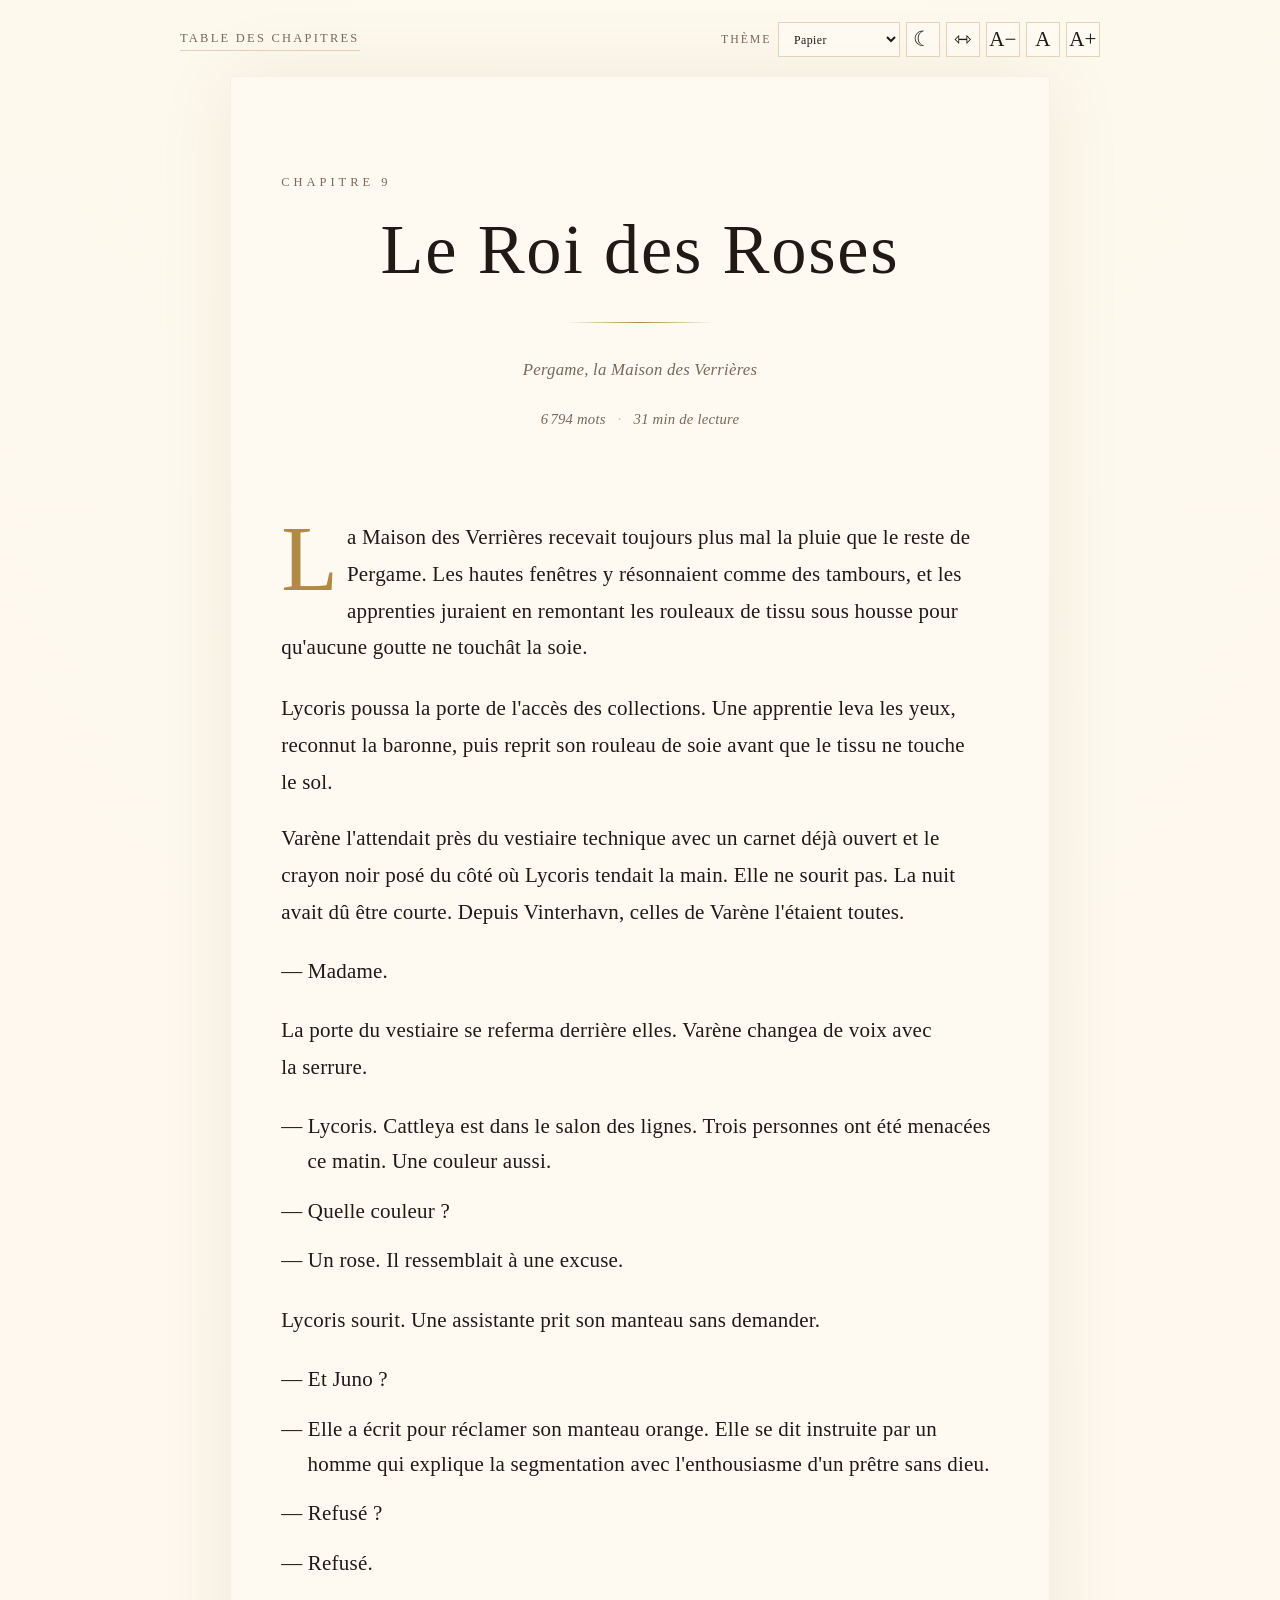
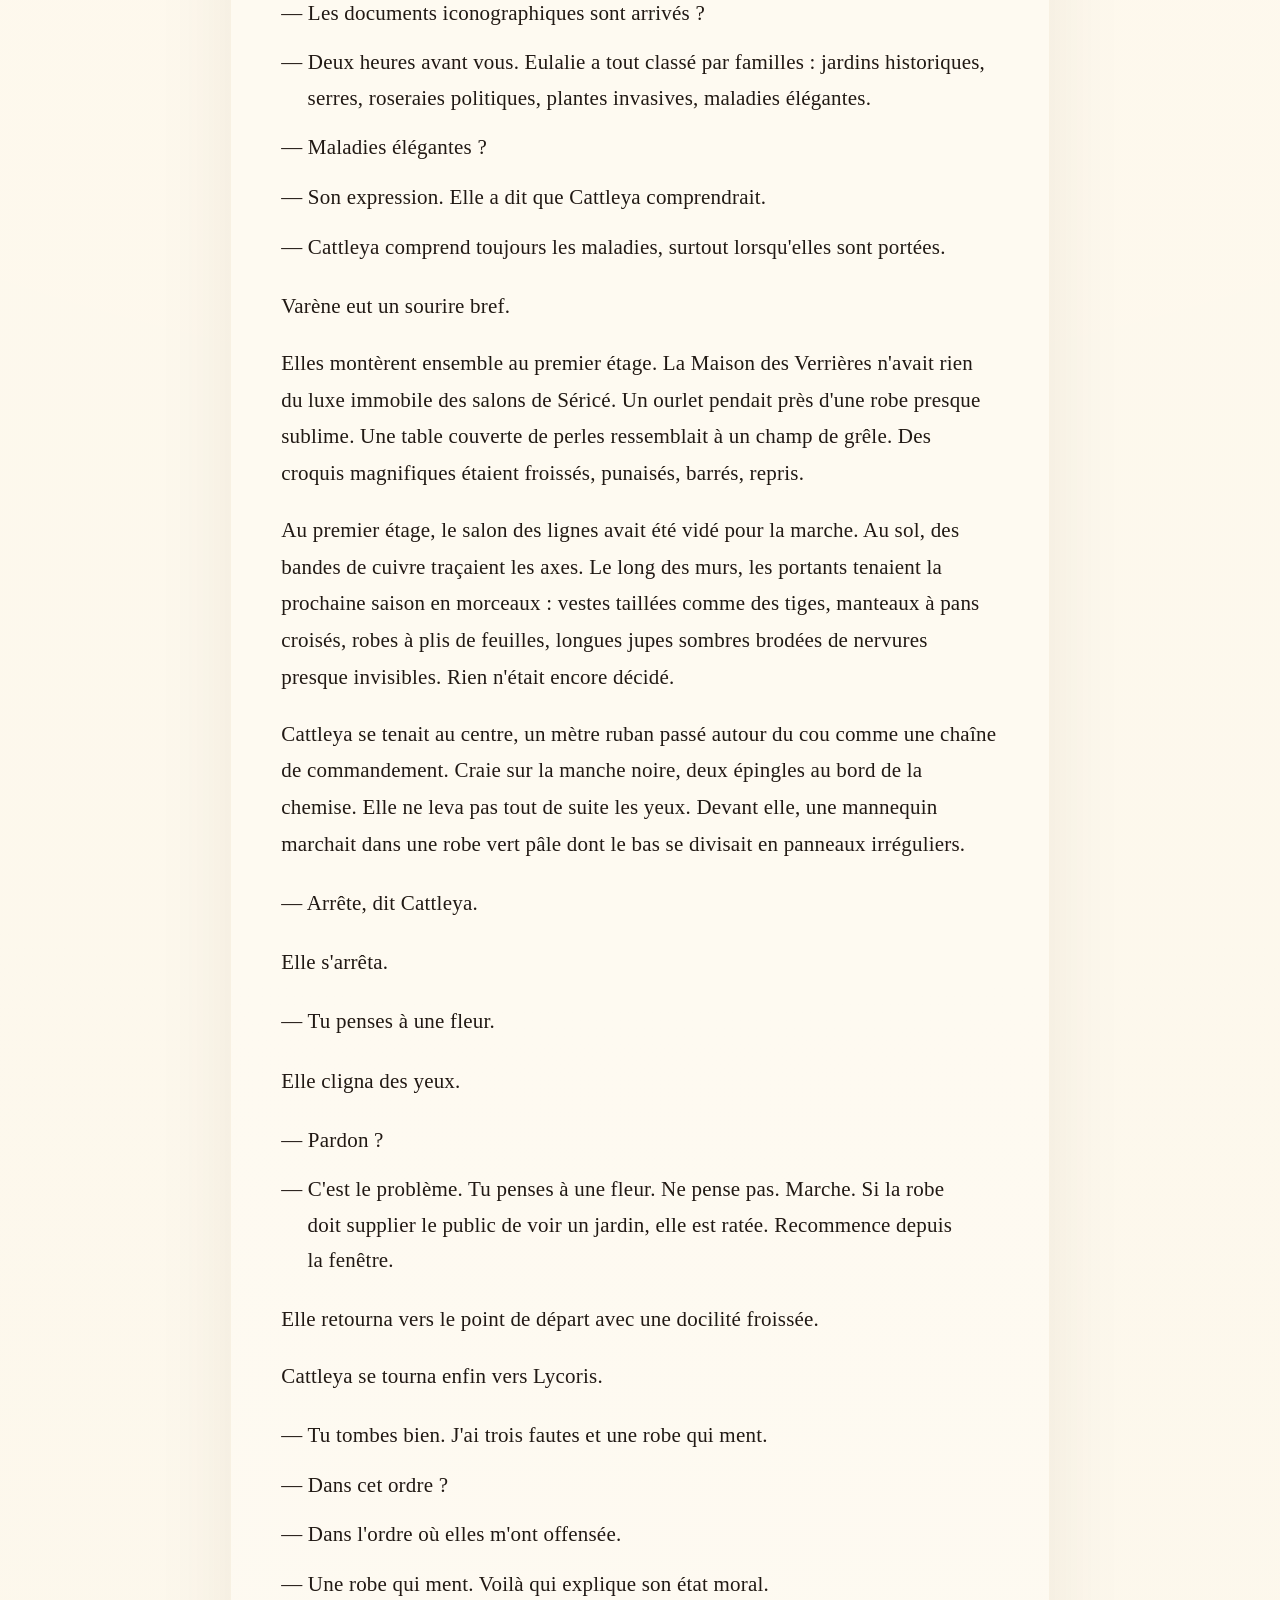
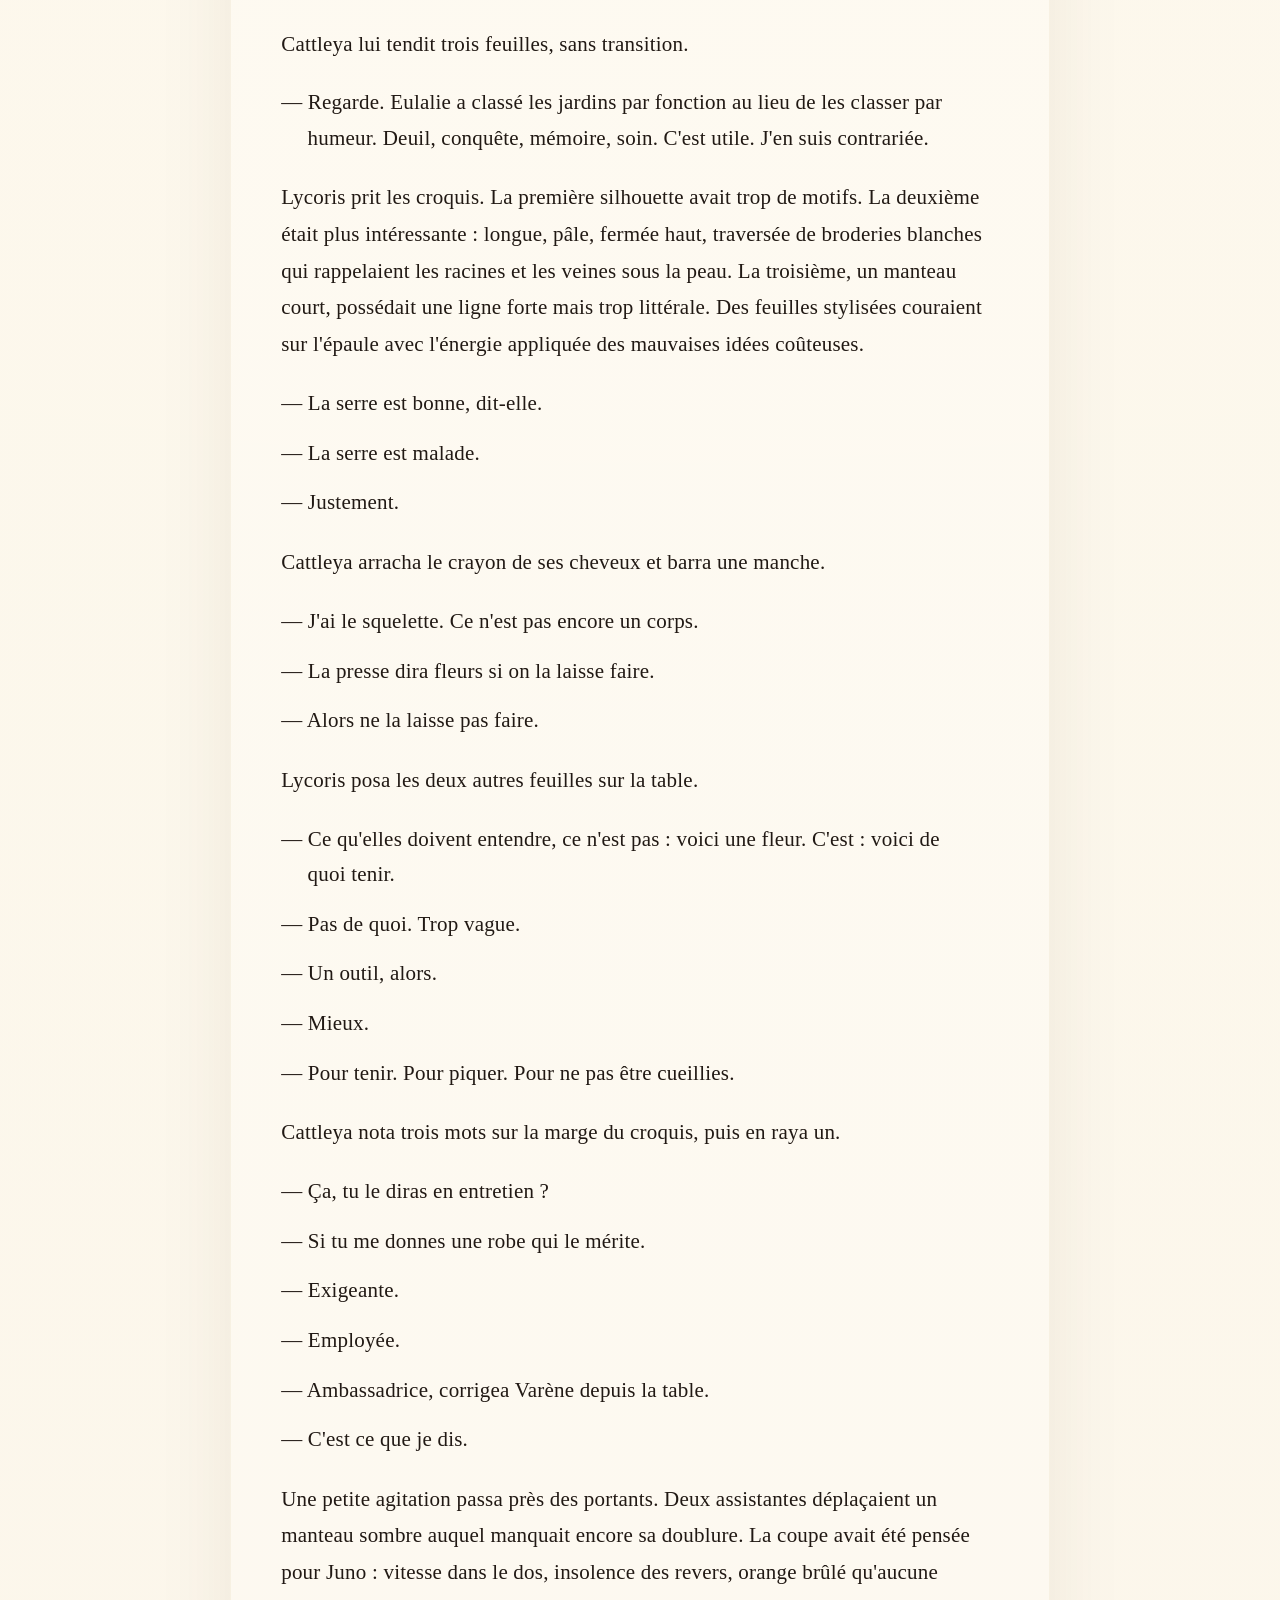
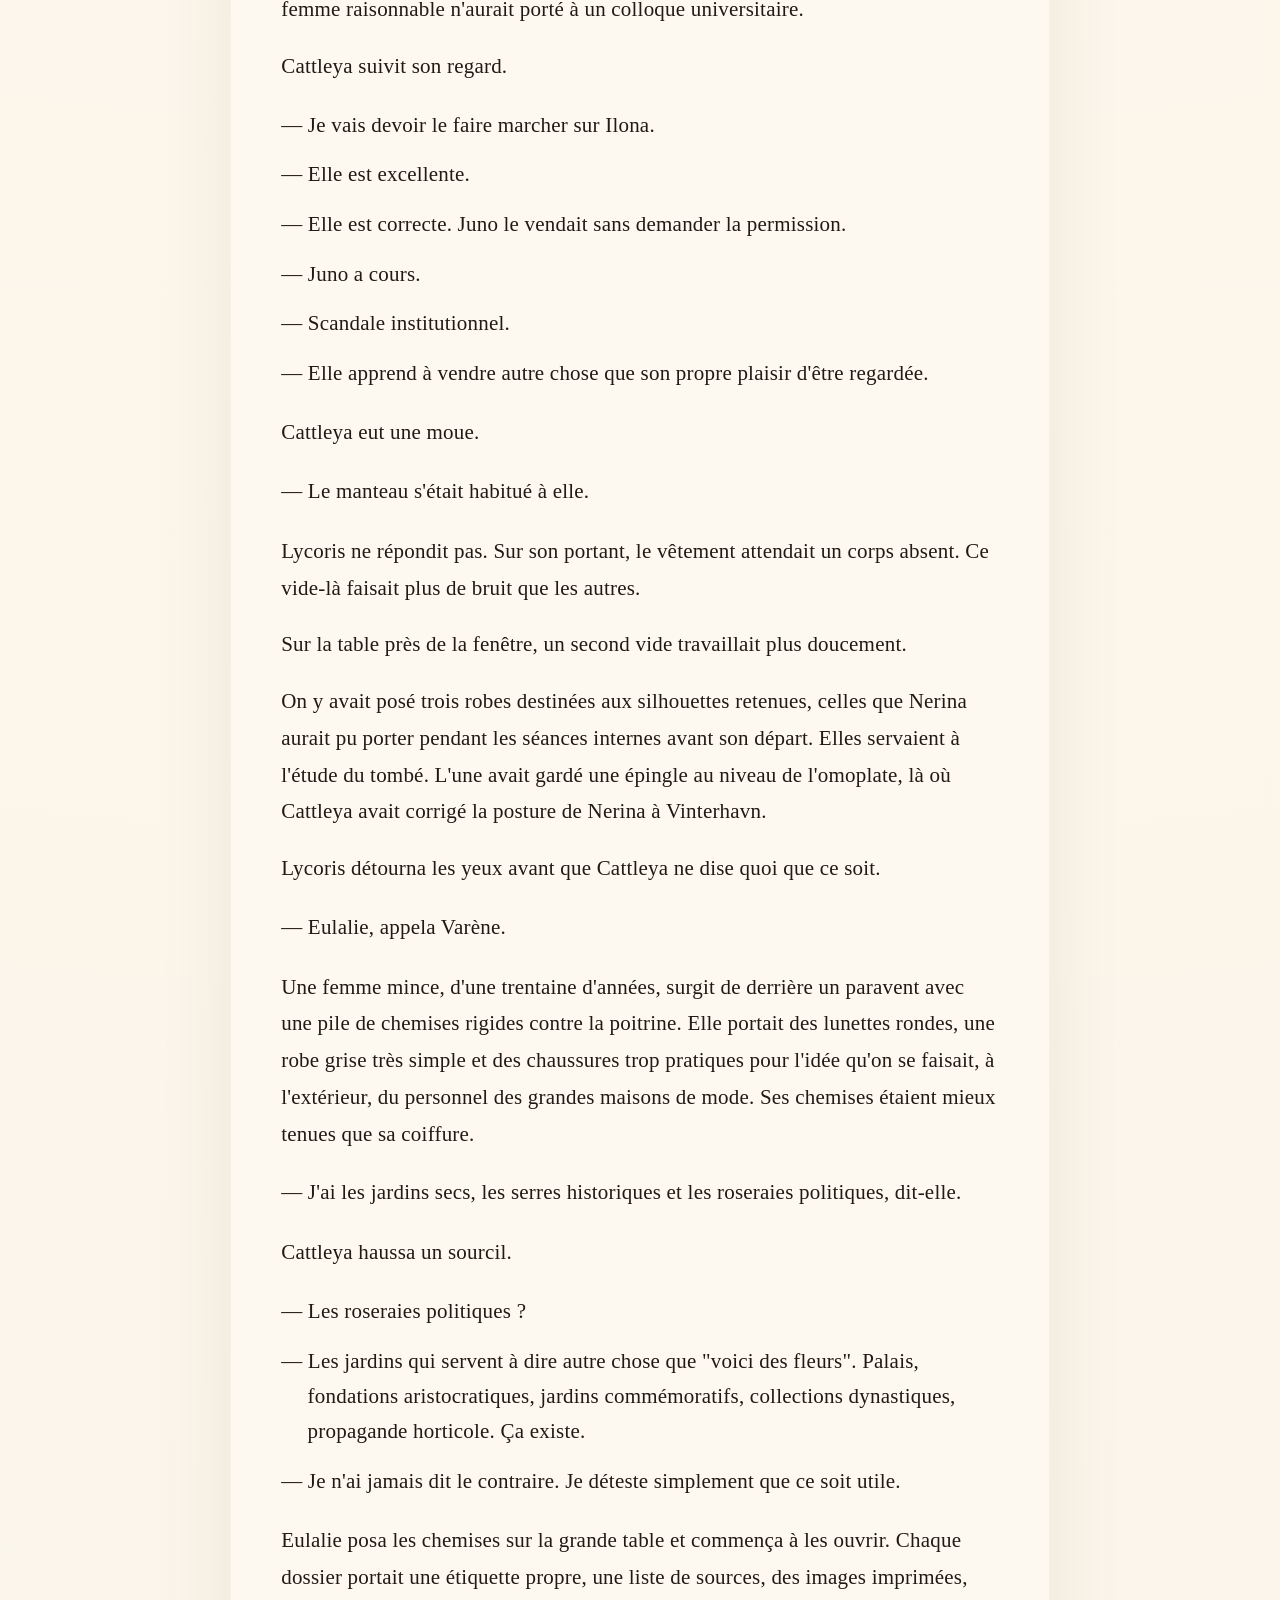
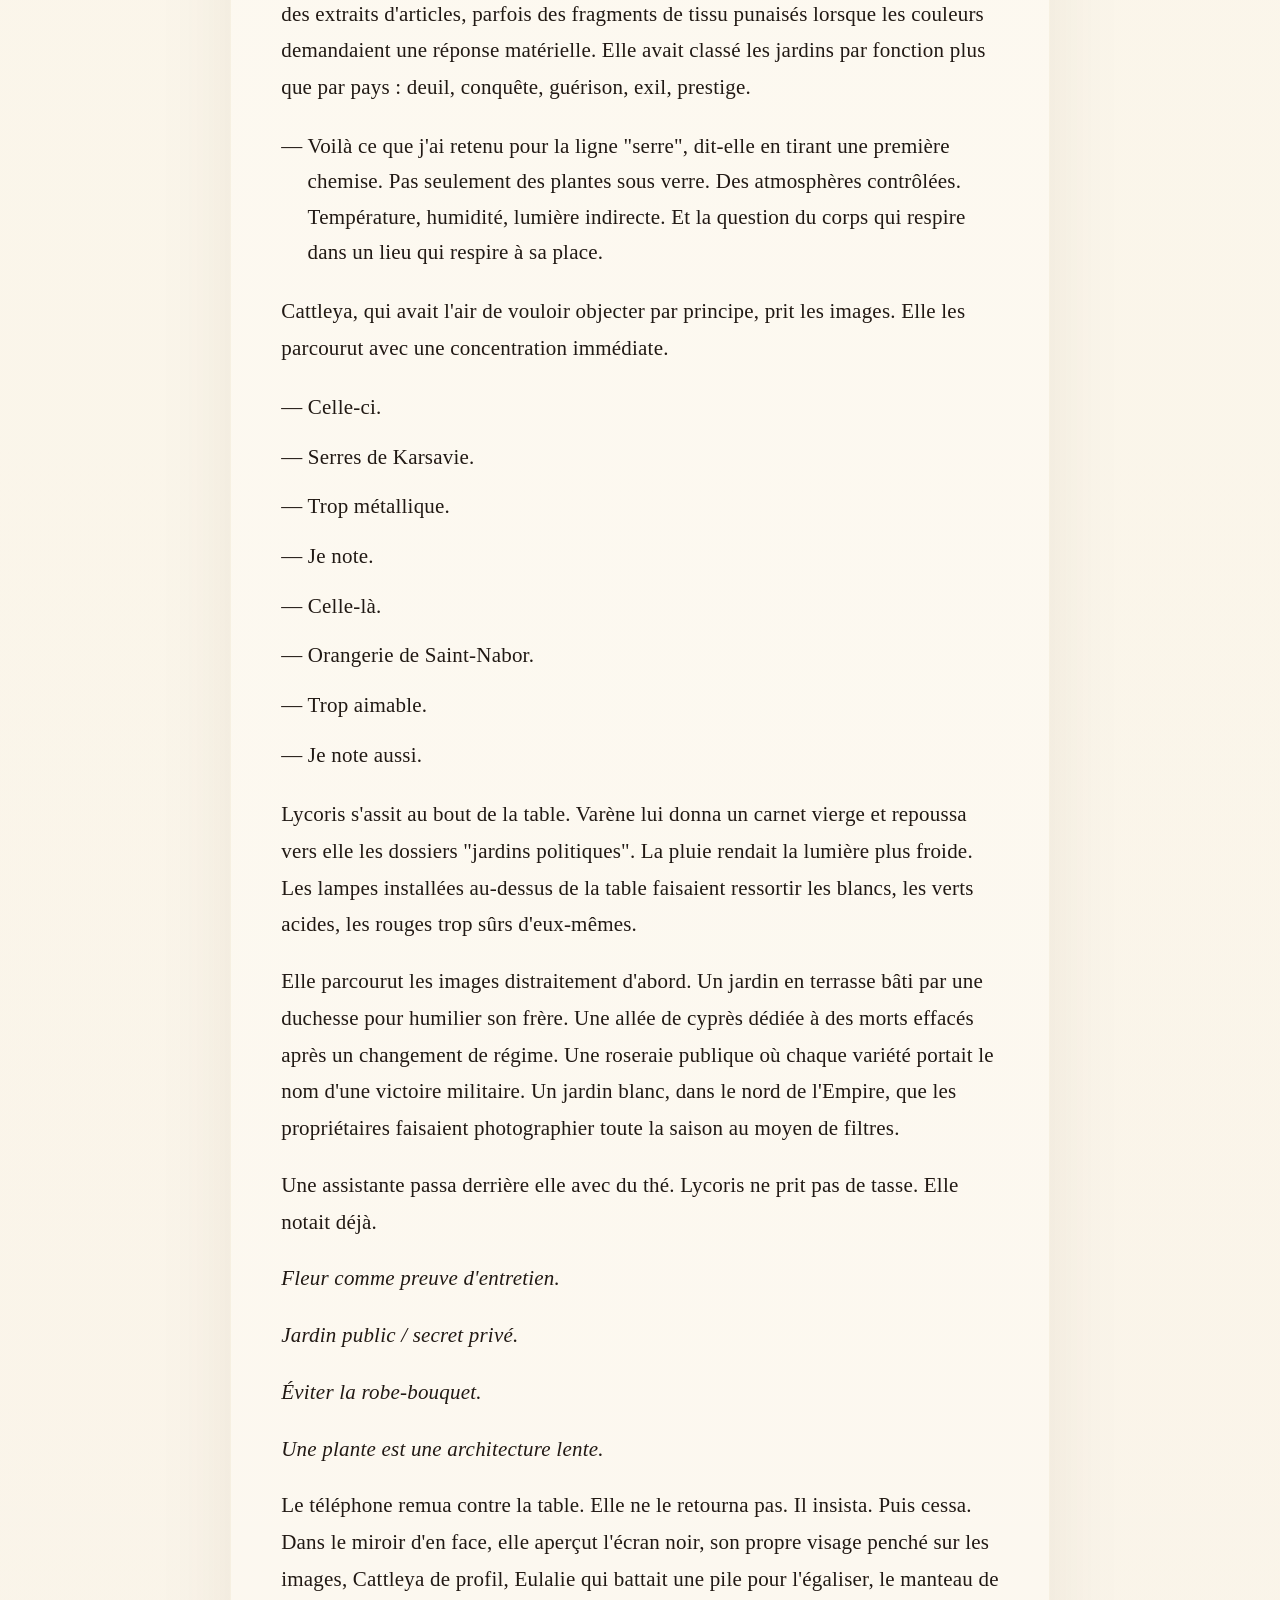
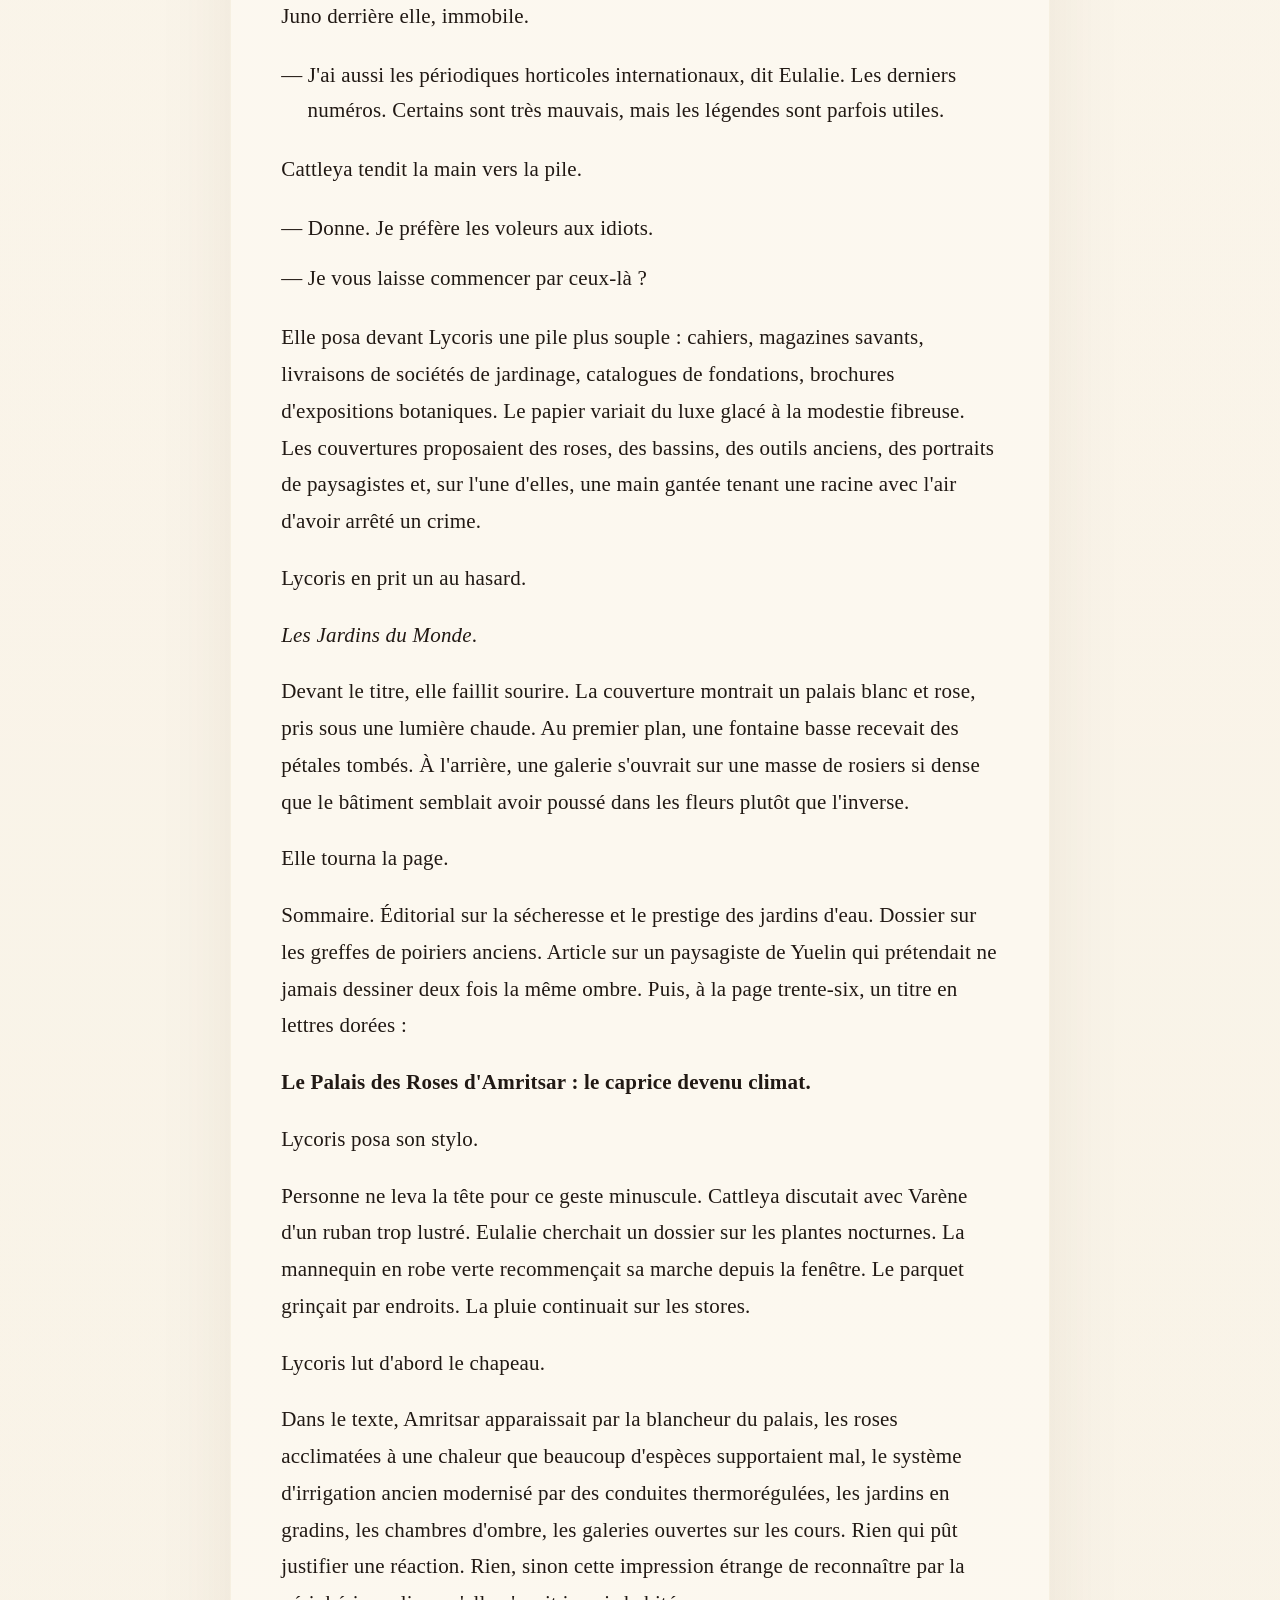
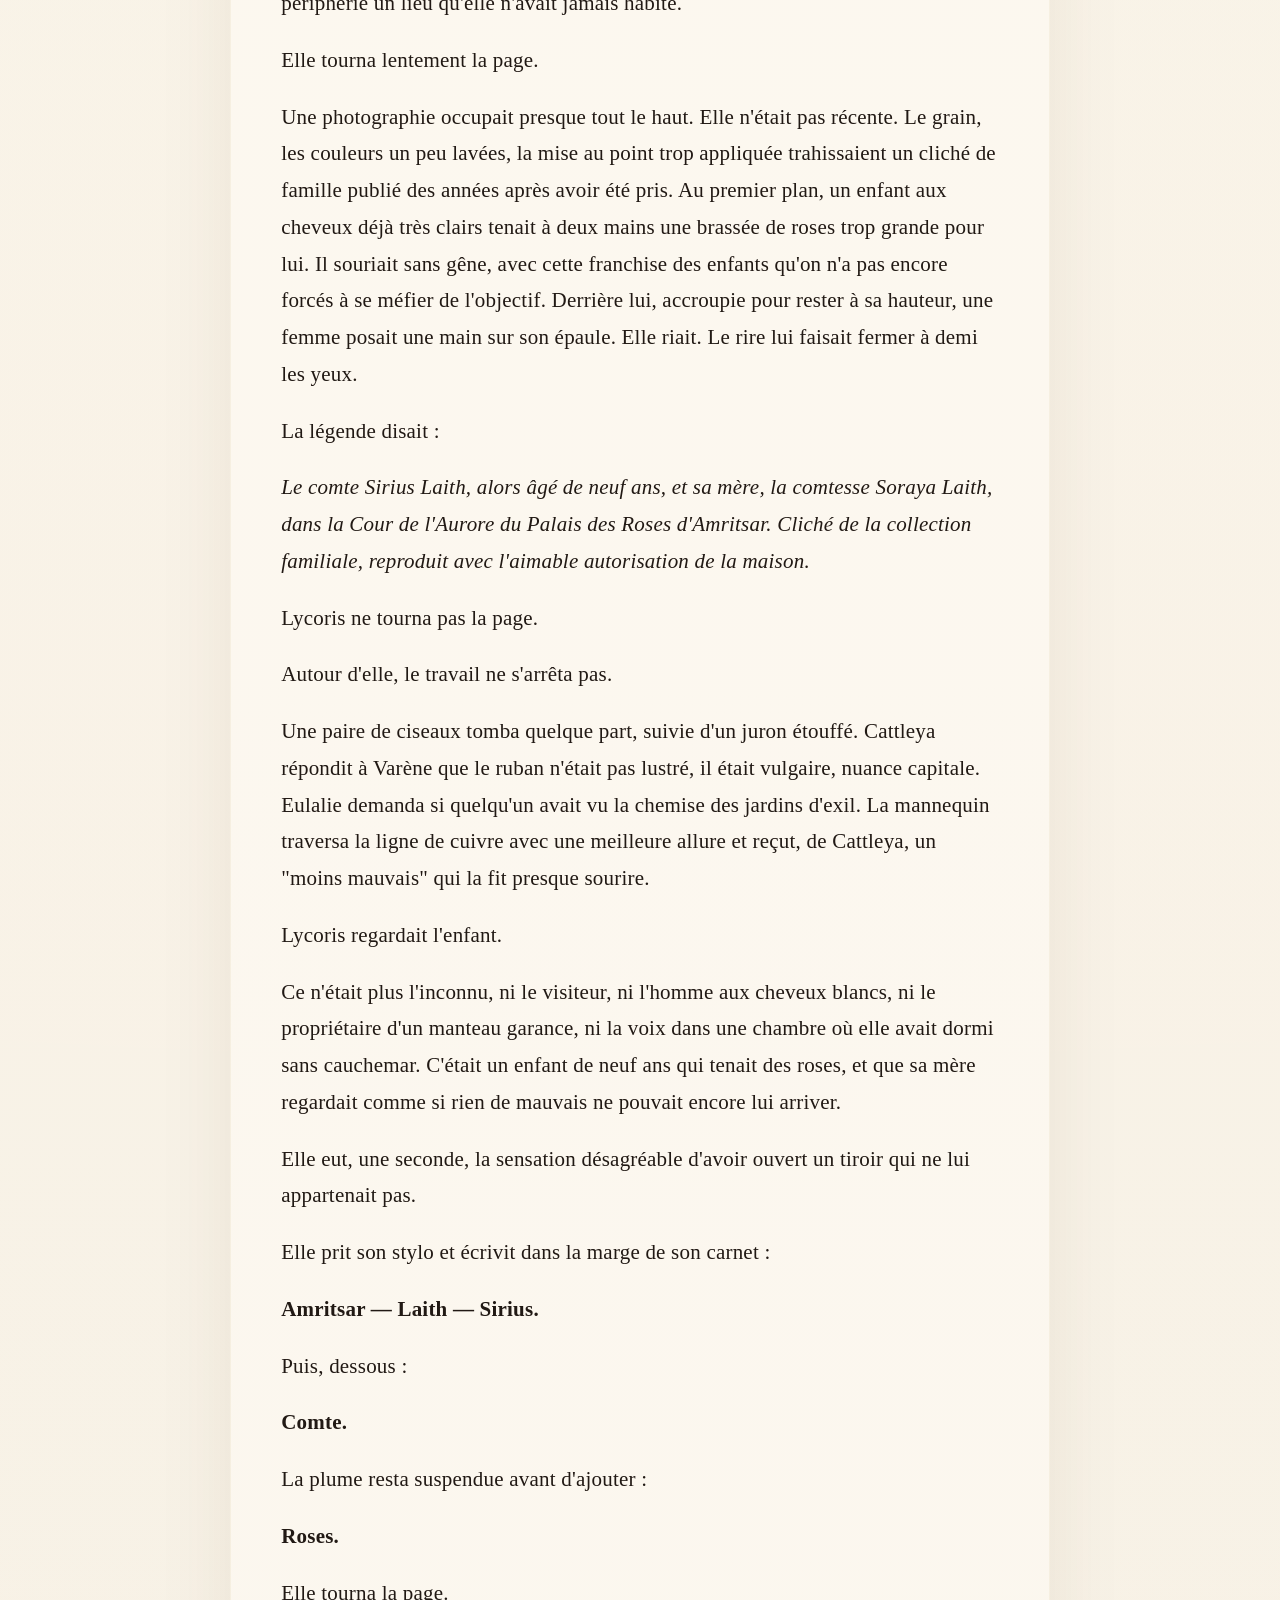
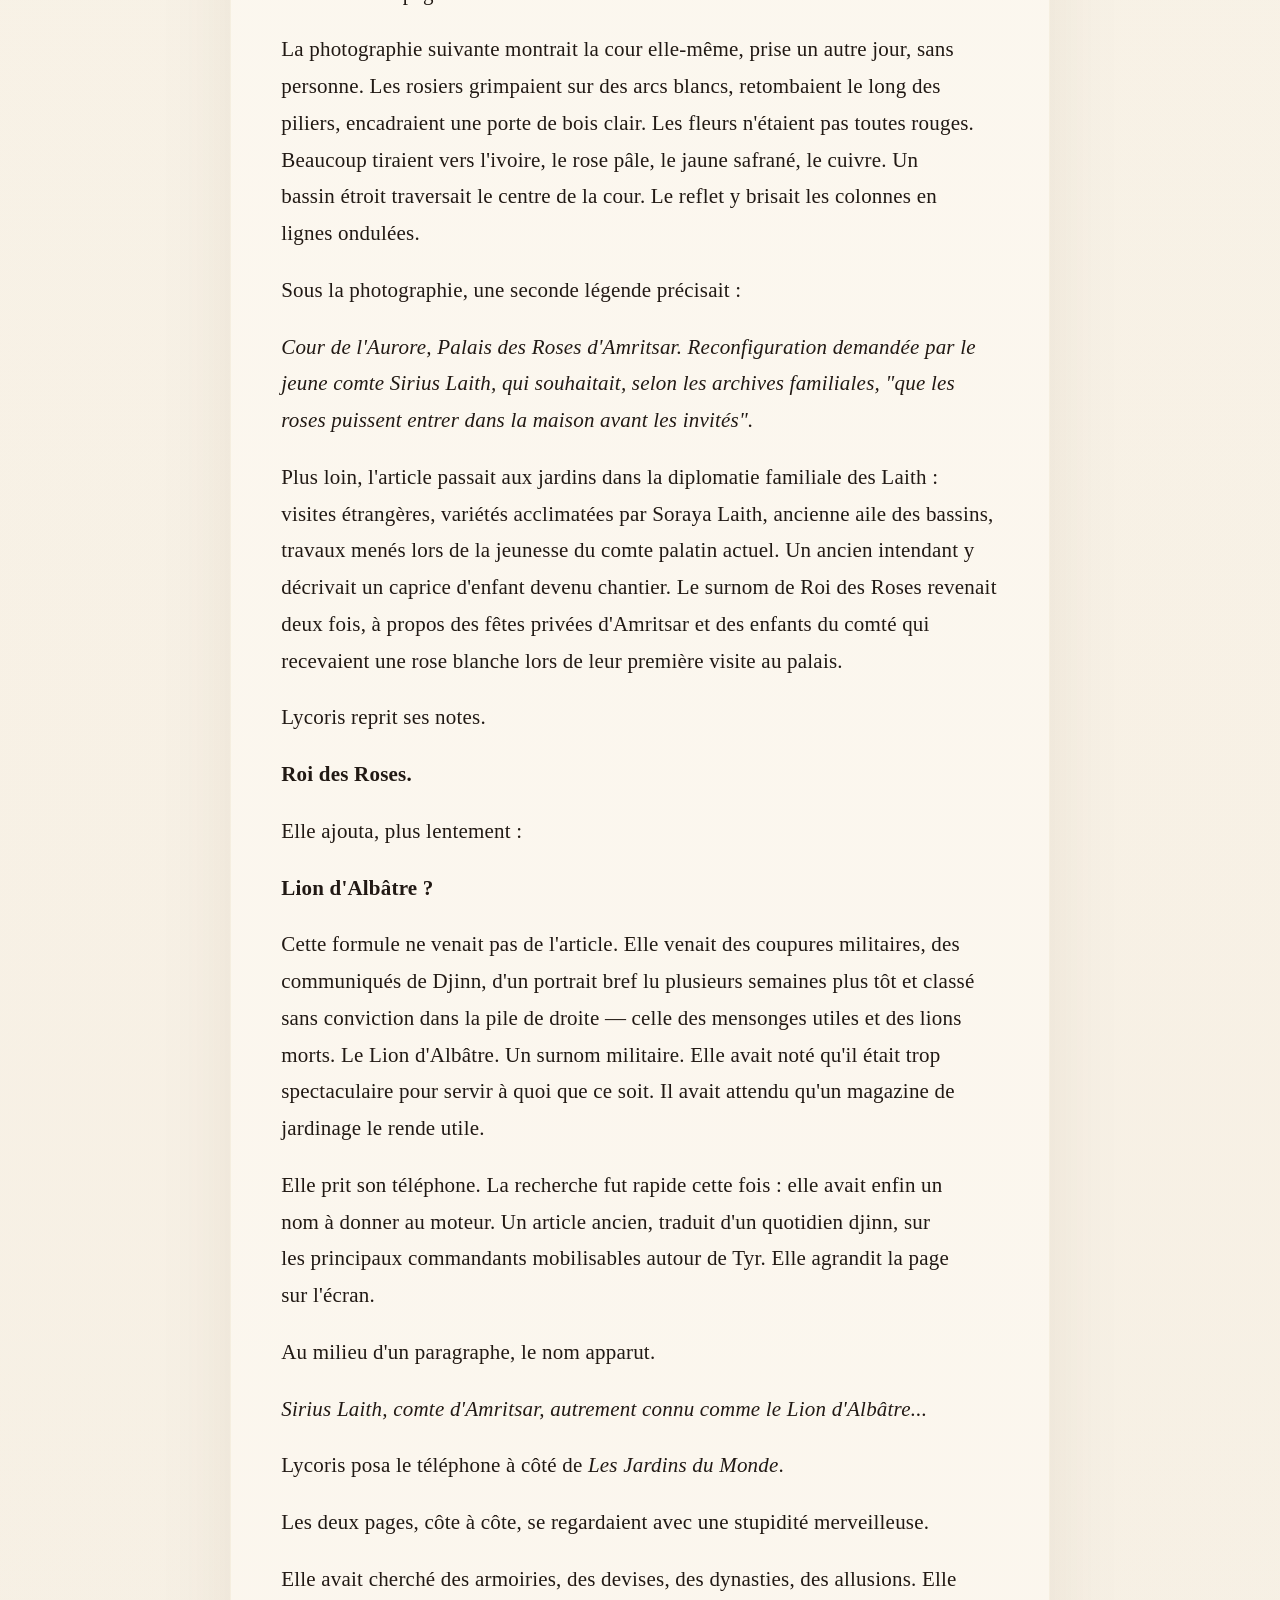
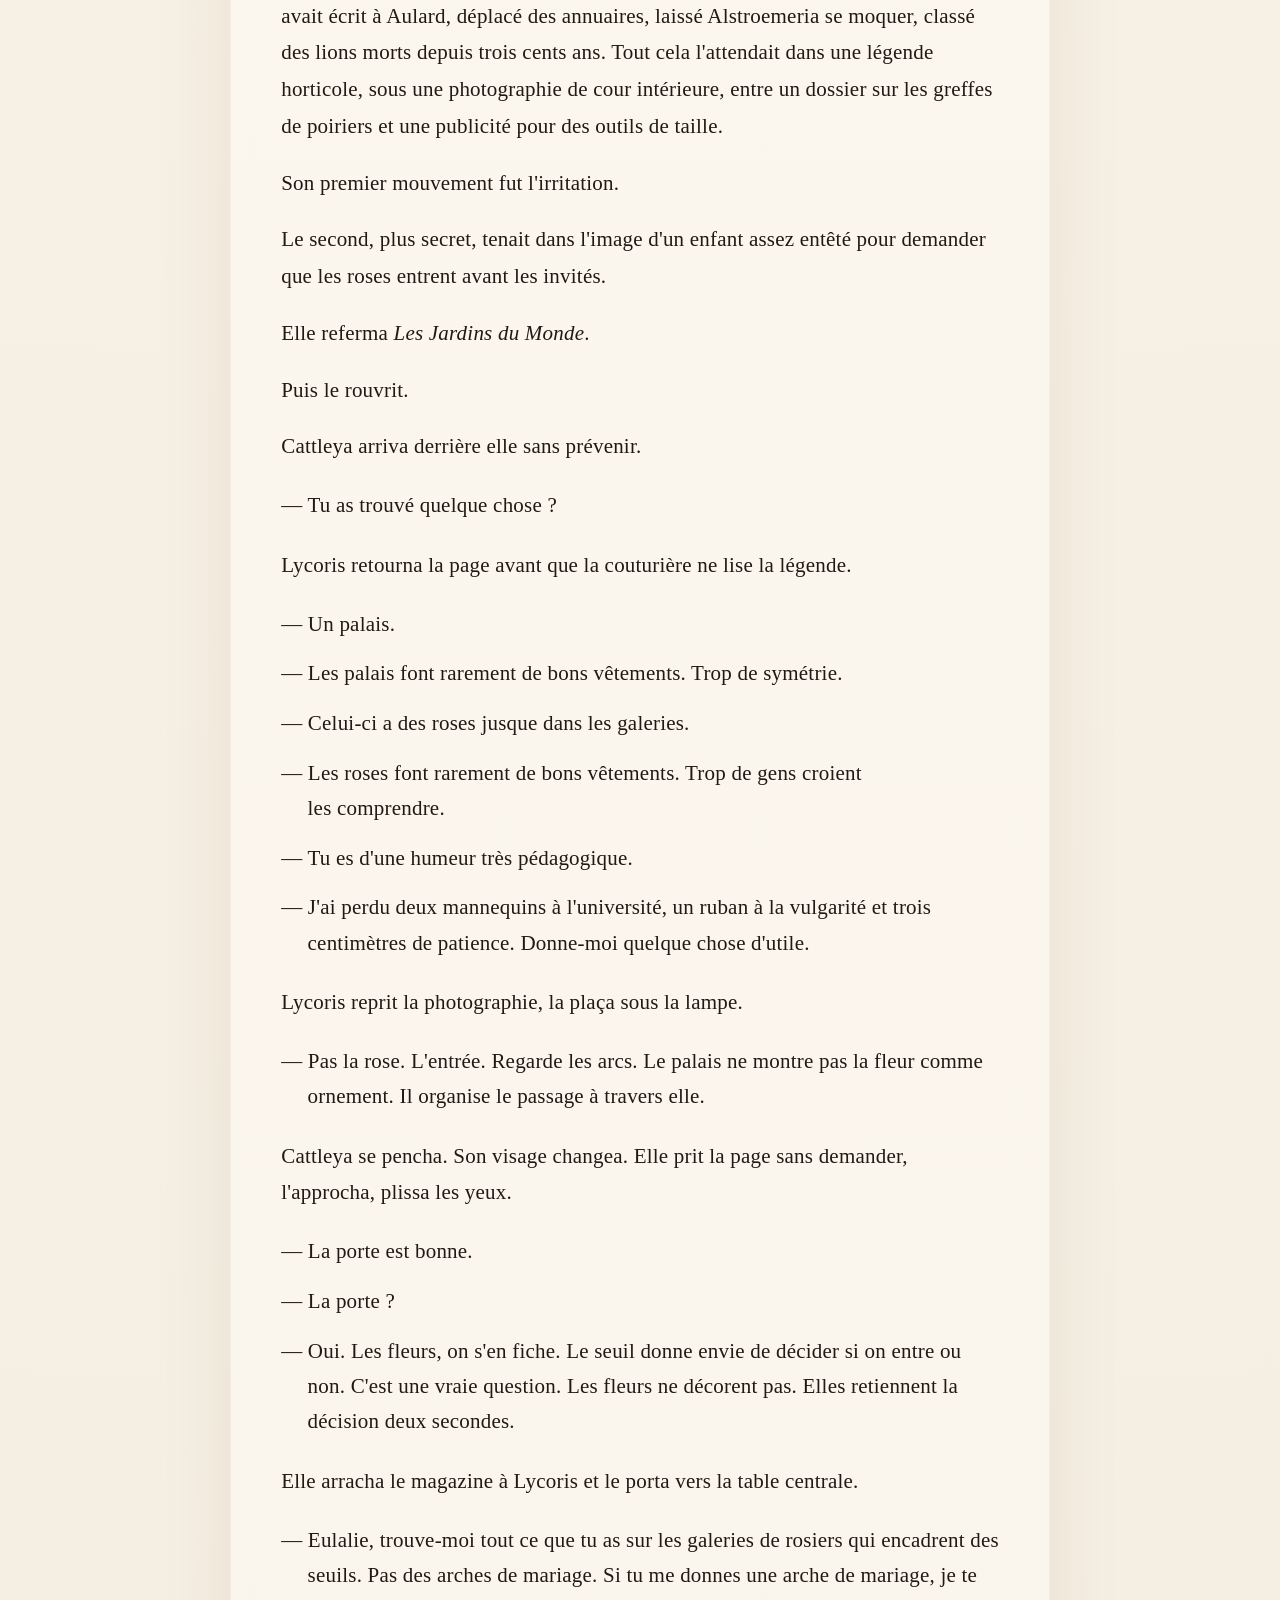
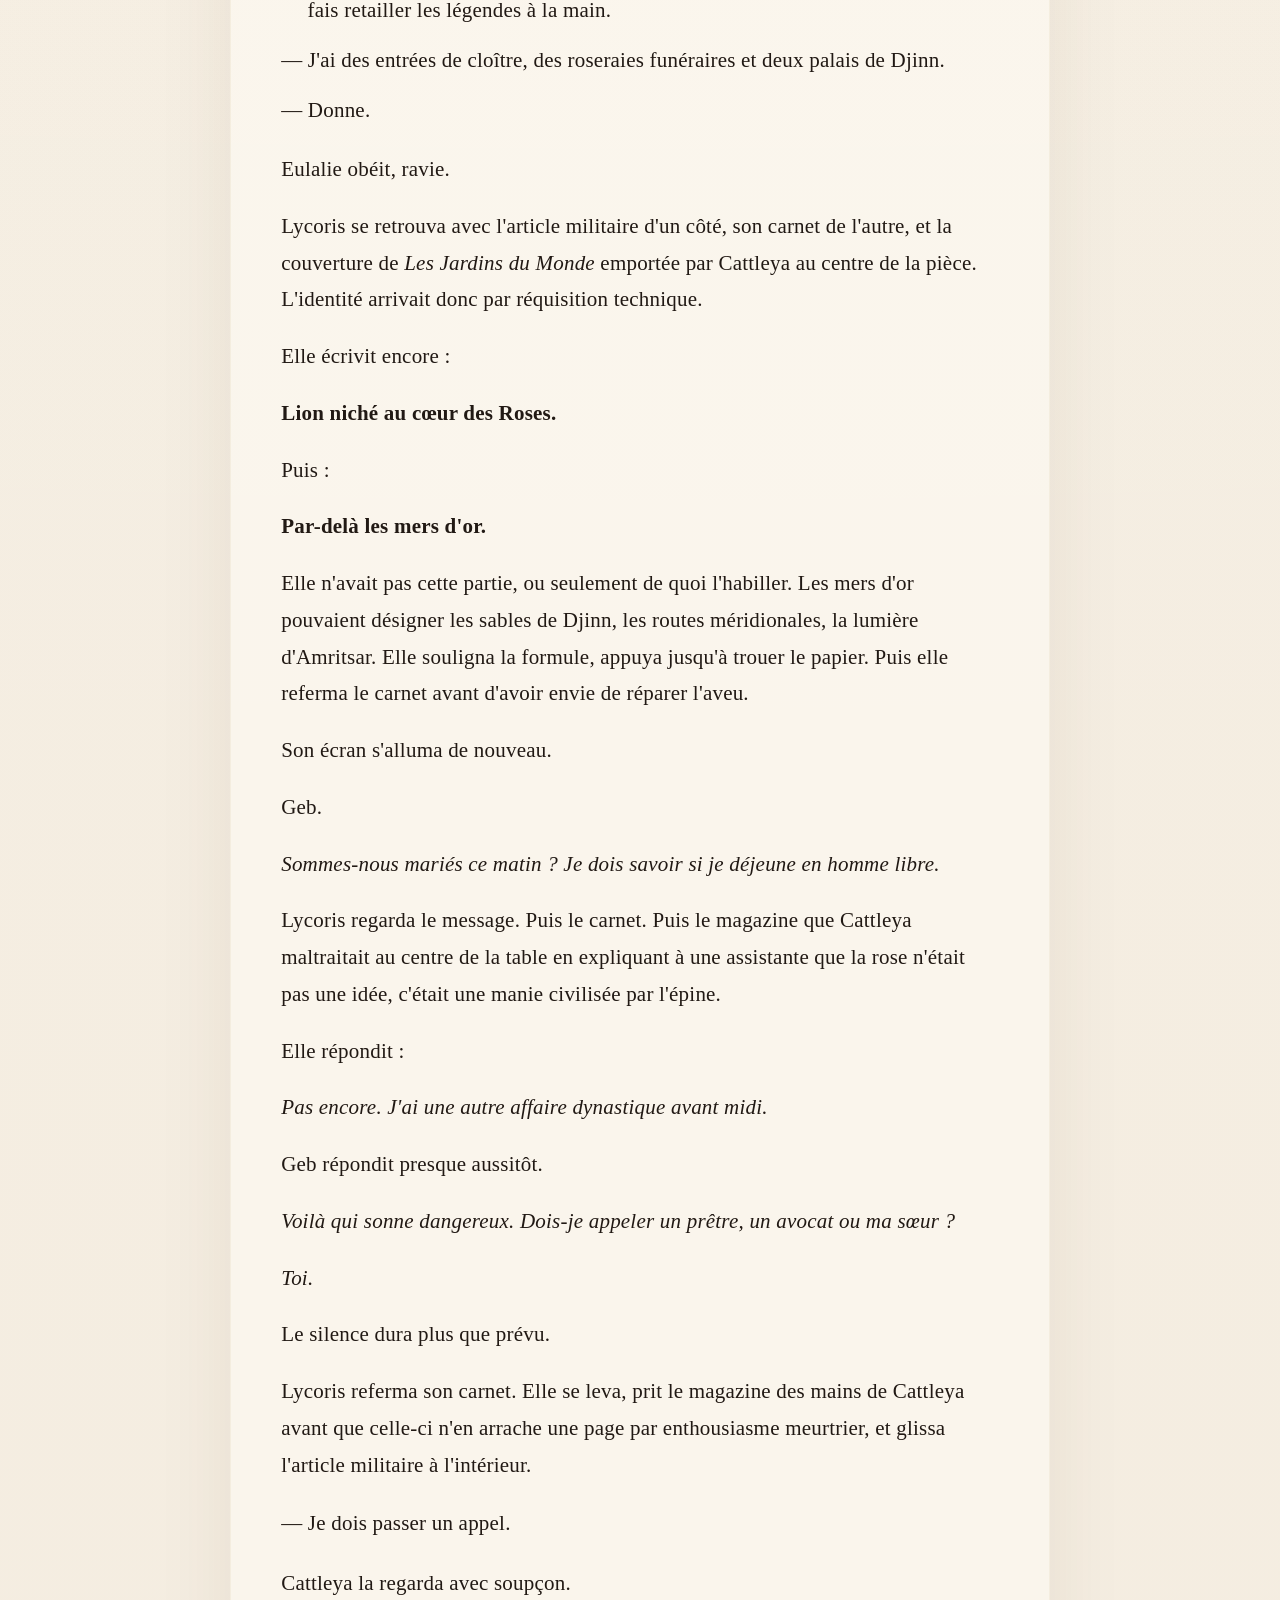
<file: chapitres/le-roi-des-roses.html>
<!DOCTYPE html>
<html lang="fr">
<head>
  <meta charset="UTF-8" />
  <meta name="viewport" content="width=device-width, initial-scale=1" />
  <title>Le Roi des Roses — Chapitre 9</title>
  <link rel="stylesheet" href="../assets/styles.css?v=165afee5" />
  <script src="../assets/reader.js?v=254586fc" defer></script>
</head>

<body class="chapter-page" data-chapter="le-roi-des-roses" data-reading-minutes="31">
  <div class="reading-progress" role="progressbar" aria-label="Progression de lecture" aria-valuemin="0" aria-valuemax="100" aria-valuenow="0" data-reading-progress>
    <div class="reading-progress__bar" data-reading-progress-bar></div>
  </div>

  <a class="skip-link" href="#lecture">Aller au texte</a>

  <header class="reader-header" aria-label="Navigation du chapitre">
    <nav class="reader-bar">
      <a class="reader-link" href="../index.html">Table des chapitres</a>
      <div class="reader-actions" aria-label="Réglages de lecture">
        <label class="theme-control">
          <span>Thème</span>
          <select data-theme-select aria-label="Choisir le thème de lecture">
            <option value="paper">Papier</option>
            <option value="sepia">Sépia</option>
            <option value="night">Nuit</option>
            <option value="lycoris">Lycoris</option>
            <option value="lion">Lion</option>
          </select>
        </label>
        <button class="reader-button" type="button" data-theme-toggle aria-pressed="false" aria-label="Basculer en thème nuit" title="Basculer en thème nuit">☾</button>
        <button class="reader-button" type="button" data-width-toggle aria-label="Changer la largeur de colonne" title="Changer la largeur de colonne (W)">⇿</button>
        <button class="reader-button" type="button" data-font-decrease aria-label="Réduire la taille du texte" title="Réduire la taille du texte (−)">A−</button>
        <button class="reader-button" type="button" data-font-reset aria-label="Réinitialiser la taille du texte" title="Réinitialiser la taille du texte (0)">A</button>
        <button class="reader-button" type="button" data-font-increase aria-label="Augmenter la taille du texte" title="Augmenter la taille du texte (+)">A+</button>
      </div>
    </nav>
  </header>

  <main class="page" id="lecture">
    <div class="chapter-kicker">Chapitre 9</div>
    <h1>Le Roi des Roses</h1>
    <div class="chapter-rule"></div>
    <div class="chapter-subtitle">Pergame, la Maison des Verrières</div>
    <div class="chapter-meta" aria-label="Longueur du chapitre">
      <span>6 794 mots</span>
      <span>31 min de lecture</span>
    </div>

    <section class="opening">

      <p>La Maison des Verrières recevait toujours plus mal la pluie que le reste de Pergame. Les hautes fenêtres y résonnaient comme des tambours, et les apprenties juraient en remontant les rouleaux de tissu sous housse pour qu'aucune goutte ne touchât la soie.</p>

      <p>Lycoris poussa la porte de l'accès des collections. Une apprentie leva les yeux, reconnut la baronne, puis reprit son rouleau de soie avant que le tissu ne touche le sol.</p>

    </section>

      <p>Varène l'attendait près du vestiaire technique avec un carnet déjà ouvert et le crayon noir posé du côté où Lycoris tendait la main. Elle ne sourit pas. La nuit avait dû être courte. Depuis Vinterhavn, celles de Varène l'étaient toutes.</p>

      <p class="dialogue">— Madame.</p>

      <p>La porte du vestiaire se referma derrière elles. Varène changea de voix avec la serrure.</p>

      <p class="dialogue">— Lycoris. Cattleya est dans le salon des lignes. Trois personnes ont été menacées ce matin. Une couleur aussi.</p>

      <p class="dialogue">— Quelle couleur ?</p>

      <p class="dialogue">— Un rose. Il ressemblait à une excuse.</p>

      <p>Lycoris sourit. Une assistante prit son manteau sans demander.</p>

      <p class="dialogue">— Et Juno ?</p>

      <p class="dialogue">— Elle a écrit pour réclamer son manteau orange. Elle se dit instruite par un homme qui explique la segmentation avec l'enthousiasme d'un prêtre sans dieu.</p>

      <p class="dialogue">— Refusé ?</p>

      <p class="dialogue">— Refusé.</p>

      <p class="dialogue">— Les documents iconographiques sont arrivés ?</p>

      <p class="dialogue">— Deux heures avant vous. Eulalie a tout classé par familles : jardins historiques, serres, roseraies politiques, plantes invasives, maladies élégantes.</p>

      <p class="dialogue">— Maladies élégantes ?</p>

      <p class="dialogue">— Son expression. Elle a dit que Cattleya comprendrait.</p>

      <p class="dialogue">— Cattleya comprend toujours les maladies, surtout lorsqu'elles sont portées.</p>

      <p>Varène eut un sourire bref.</p>

      <p>Elles montèrent ensemble au premier étage. La Maison des Verrières n'avait rien du luxe immobile des salons de Séricé. Un ourlet pendait près d'une robe presque sublime. Une table couverte de perles ressemblait à un champ de grêle. Des croquis magnifiques étaient froissés, punaisés, barrés, repris.</p>

      <p>Au premier étage, le salon des lignes avait été vidé pour la marche. Au sol, des bandes de cuivre traçaient les axes. Le long des murs, les portants tenaient la prochaine saison en morceaux : vestes taillées comme des tiges, manteaux à pans croisés, robes à plis de feuilles, longues jupes sombres brodées de nervures presque invisibles. Rien n'était encore décidé.</p>

      <p>Cattleya se tenait au centre, un mètre ruban passé autour du cou comme une chaîne de commandement. Craie sur la manche noire, deux épingles au bord de la chemise. Elle ne leva pas tout de suite les yeux. Devant elle, une mannequin marchait dans une robe vert pâle dont le bas se divisait en panneaux irréguliers.</p>

      <p class="dialogue">— Arrête, dit Cattleya.</p>

      <p>Elle s'arrêta.</p>

      <p class="dialogue">— Tu penses à une fleur.</p>

      <p>Elle cligna des yeux.</p>

      <p class="dialogue">— Pardon ?</p>

      <p class="dialogue">— C'est le problème. Tu penses à une fleur. Ne pense pas. Marche. Si la robe doit supplier le public de voir un jardin, elle est ratée. Recommence depuis la fenêtre.</p>

      <p>Elle retourna vers le point de départ avec une docilité froissée.</p>

      <p>Cattleya se tourna enfin vers Lycoris.</p>

      <p class="dialogue">— Tu tombes bien. J'ai trois fautes et une robe qui ment.</p>

      <p class="dialogue">— Dans cet ordre ?</p>

      <p class="dialogue">— Dans l'ordre où elles m'ont offensée.</p>

      <p class="dialogue">— Une robe qui ment. Voilà qui explique son état moral.</p>

      <p>Cattleya lui tendit trois feuilles, sans transition.</p>

      <p class="dialogue">— Regarde. Eulalie a classé les jardins par fonction au lieu de les classer par humeur. Deuil, conquête, mémoire, soin. C'est utile. J'en suis contrariée.</p>

      <p>Lycoris prit les croquis. La première silhouette avait trop de motifs. La deuxième était plus intéressante : longue, pâle, fermée haut, traversée de broderies blanches qui rappelaient les racines et les veines sous la peau. La troisième, un manteau court, possédait une ligne forte mais trop littérale. Des feuilles stylisées couraient sur l'épaule avec l'énergie appliquée des mauvaises idées coûteuses.</p>

      <p class="dialogue">— La serre est bonne, dit-elle.</p>

      <p class="dialogue">— La serre est malade.</p>

      <p class="dialogue">— Justement.</p>

      <p>Cattleya arracha le crayon de ses cheveux et barra une manche.</p>

      <p class="dialogue">— J'ai le squelette. Ce n'est pas encore un corps.</p>

      <p class="dialogue">— La presse dira fleurs si on la laisse faire.</p>

      <p class="dialogue">— Alors ne la laisse pas faire.</p>

      <p>Lycoris posa les deux autres feuilles sur la table.</p>

      <p class="dialogue">— Ce qu'elles doivent entendre, ce n'est pas : voici une fleur. C'est : voici de quoi tenir.</p>

      <p class="dialogue">— Pas de quoi. Trop vague.</p>

      <p class="dialogue">— Un outil, alors.</p>

      <p class="dialogue">— Mieux.</p>

      <p class="dialogue">— Pour tenir. Pour piquer. Pour ne pas être cueillies.</p>

      <p>Cattleya nota trois mots sur la marge du croquis, puis en raya un.</p>

      <p class="dialogue">— Ça, tu le diras en entretien ?</p>

      <p class="dialogue">— Si tu me donnes une robe qui le mérite.</p>

      <p class="dialogue">— Exigeante.</p>

      <p class="dialogue">— Employée.</p>

      <p class="dialogue">— Ambassadrice, corrigea Varène depuis la table.</p>

      <p class="dialogue">— C'est ce que je dis.</p>

      <p>Une petite agitation passa près des portants. Deux assistantes déplaçaient un manteau sombre auquel manquait encore sa doublure. La coupe avait été pensée pour Juno : vitesse dans le dos, insolence des revers, orange brûlé qu'aucune femme raisonnable n'aurait porté à un colloque universitaire.</p>

      <p>Cattleya suivit son regard.</p>

      <p class="dialogue">— Je vais devoir le faire marcher sur Ilona.</p>

      <p class="dialogue">— Elle est excellente.</p>

      <p class="dialogue">— Elle est correcte. Juno le vendait sans demander la permission.</p>

      <p class="dialogue">— Juno a cours.</p>

      <p class="dialogue">— Scandale institutionnel.</p>

      <p class="dialogue">— Elle apprend à vendre autre chose que son propre plaisir d'être regardée.</p>

      <p>Cattleya eut une moue.</p>

      <p class="dialogue">— Le manteau s'était habitué à elle.</p>

      <p>Lycoris ne répondit pas. Sur son portant, le vêtement attendait un corps absent. Ce vide-là faisait plus de bruit que les autres.</p>

      <p>Sur la table près de la fenêtre, un second vide travaillait plus doucement.</p>

      <p>On y avait posé trois robes destinées aux silhouettes retenues, celles que Nerina aurait pu porter pendant les séances internes avant son départ. Elles servaient à l'étude du tombé. L'une avait gardé une épingle au niveau de l'omoplate, là où Cattleya avait corrigé la posture de Nerina à Vinterhavn.</p>

      <p>Lycoris détourna les yeux avant que Cattleya ne dise quoi que ce soit.</p>

      <p class="dialogue">— Eulalie, appela Varène.</p>

      <p>Une femme mince, d'une trentaine d'années, surgit de derrière un paravent avec une pile de chemises rigides contre la poitrine. Elle portait des lunettes rondes, une robe grise très simple et des chaussures trop pratiques pour l'idée qu'on se faisait, à l'extérieur, du personnel des grandes maisons de mode. Ses chemises étaient mieux tenues que sa coiffure.</p>

      <p class="dialogue">— J'ai les jardins secs, les serres historiques et les roseraies politiques, dit-elle.</p>

      <p>Cattleya haussa un sourcil.</p>

      <p class="dialogue">— Les roseraies politiques ?</p>

      <p class="dialogue">— Les jardins qui servent à dire autre chose que &quot;voici des fleurs&quot;. Palais, fondations aristocratiques, jardins commémoratifs, collections dynastiques, propagande horticole. Ça existe.</p>

      <p class="dialogue">— Je n'ai jamais dit le contraire. Je déteste simplement que ce soit utile.</p>

      <p>Eulalie posa les chemises sur la grande table et commença à les ouvrir. Chaque dossier portait une étiquette propre, une liste de sources, des images imprimées, des extraits d'articles, parfois des fragments de tissu punaisés lorsque les couleurs demandaient une réponse matérielle. Elle avait classé les jardins par fonction plus que par pays : deuil, conquête, guérison, exil, prestige.</p>

      <p class="dialogue">— Voilà ce que j'ai retenu pour la ligne &quot;serre&quot;, dit-elle en tirant une première chemise. Pas seulement des plantes sous verre. Des atmosphères contrôlées. Température, humidité, lumière indirecte. Et la question du corps qui respire dans un lieu qui respire à sa place.</p>

      <p>Cattleya, qui avait l'air de vouloir objecter par principe, prit les images. Elle les parcourut avec une concentration immédiate.</p>

      <p class="dialogue">— Celle-ci.</p>

      <p class="dialogue">— Serres de Karsavie.</p>

      <p class="dialogue">— Trop métallique.</p>

      <p class="dialogue">— Je note.</p>

      <p class="dialogue">— Celle-là.</p>

      <p class="dialogue">— Orangerie de Saint-Nabor.</p>

      <p class="dialogue">— Trop aimable.</p>

      <p class="dialogue">— Je note aussi.</p>

      <p>Lycoris s'assit au bout de la table. Varène lui donna un carnet vierge et repoussa vers elle les dossiers &quot;jardins politiques&quot;. La pluie rendait la lumière plus froide. Les lampes installées au-dessus de la table faisaient ressortir les blancs, les verts acides, les rouges trop sûrs d'eux-mêmes.</p>

      <p>Elle parcourut les images distraitement d'abord. Un jardin en terrasse bâti par une duchesse pour humilier son frère. Une allée de cyprès dédiée à des morts effacés après un changement de régime. Une roseraie publique où chaque variété portait le nom d'une victoire militaire. Un jardin blanc, dans le nord de l'Empire, que les propriétaires faisaient photographier toute la saison au moyen de filtres.</p>

      <p>Une assistante passa derrière elle avec du thé. Lycoris ne prit pas de tasse. Elle notait déjà.</p>

      <p><em>Fleur comme preuve d'entretien.</em></p>

      <p><em>Jardin public / secret privé.</em></p>

      <p><em>Éviter la robe-bouquet.</em></p>

      <p><em>Une plante est une architecture lente.</em></p>

      <p>Le téléphone remua contre la table. Elle ne le retourna pas. Il insista. Puis cessa. Dans le miroir d'en face, elle aperçut l'écran noir, son propre visage penché sur les images, Cattleya de profil, Eulalie qui battait une pile pour l'égaliser, le manteau de Juno derrière elle, immobile.</p>

      <p class="dialogue">— J'ai aussi les périodiques horticoles internationaux, dit Eulalie. Les derniers numéros. Certains sont très mauvais, mais les légendes sont parfois utiles.</p>

      <p>Cattleya tendit la main vers la pile.</p>

      <p class="dialogue">— Donne. Je préfère les voleurs aux idiots.</p>

      <p class="dialogue">— Je vous laisse commencer par ceux-là ?</p>

      <p>Elle posa devant Lycoris une pile plus souple : cahiers, magazines savants, livraisons de sociétés de jardinage, catalogues de fondations, brochures d'expositions botaniques. Le papier variait du luxe glacé à la modestie fibreuse. Les couvertures proposaient des roses, des bassins, des outils anciens, des portraits de paysagistes et, sur l'une d'elles, une main gantée tenant une racine avec l'air d'avoir arrêté un crime.</p>

      <p>Lycoris en prit un au hasard.</p>

      <p><em>Les Jardins du Monde</em>.</p>

      <p>Devant le titre, elle faillit sourire. La couverture montrait un palais blanc et rose, pris sous une lumière chaude. Au premier plan, une fontaine basse recevait des pétales tombés. À l'arrière, une galerie s'ouvrait sur une masse de rosiers si dense que le bâtiment semblait avoir poussé dans les fleurs plutôt que l'inverse.</p>

      <p>Elle tourna la page.</p>

      <p>Sommaire. Éditorial sur la sécheresse et le prestige des jardins d'eau. Dossier sur les greffes de poiriers anciens. Article sur un paysagiste de Yuelin qui prétendait ne jamais dessiner deux fois la même ombre. Puis, à la page trente-six, un titre en lettres dorées :</p>

      <p><strong>Le Palais des Roses d'Amritsar : le caprice devenu climat.</strong></p>

      <p>Lycoris posa son stylo.</p>

      <p>Personne ne leva la tête pour ce geste minuscule. Cattleya discutait avec Varène d'un ruban trop lustré. Eulalie cherchait un dossier sur les plantes nocturnes. La mannequin en robe verte recommençait sa marche depuis la fenêtre. Le parquet grinçait par endroits. La pluie continuait sur les stores.</p>

      <p>Lycoris lut d'abord le chapeau.</p>

      <p>Dans le texte, Amritsar apparaissait par la blancheur du palais, les roses acclimatées à une chaleur que beaucoup d'espèces supportaient mal, le système d'irrigation ancien modernisé par des conduites thermorégulées, les jardins en gradins, les chambres d'ombre, les galeries ouvertes sur les cours. Rien qui pût justifier une réaction. Rien, sinon cette impression étrange de reconnaître par la périphérie un lieu qu'elle n'avait jamais habité.</p>

      <p>Elle tourna lentement la page.</p>

      <p>Une photographie occupait presque tout le haut. Elle n'était pas récente. Le grain, les couleurs un peu lavées, la mise au point trop appliquée trahissaient un cliché de famille publié des années après avoir été pris. Au premier plan, un enfant aux cheveux déjà très clairs tenait à deux mains une brassée de roses trop grande pour lui. Il souriait sans gêne, avec cette franchise des enfants qu'on n'a pas encore forcés à se méfier de l'objectif. Derrière lui, accroupie pour rester à sa hauteur, une femme posait une main sur son épaule. Elle riait. Le rire lui faisait fermer à demi les yeux.</p>

      <p>La légende disait :</p>

      <p><em>Le comte Sirius Laith, alors âgé de neuf ans, et sa mère, la comtesse Soraya Laith, dans la Cour de l'Aurore du Palais des Roses d'Amritsar. Cliché de la collection familiale, reproduit avec l'aimable autorisation de la maison.</em></p>

      <p>Lycoris ne tourna pas la page.</p>

      <p>Autour d'elle, le travail ne s'arrêta pas.</p>

      <p>Une paire de ciseaux tomba quelque part, suivie d'un juron étouffé. Cattleya répondit à Varène que le ruban n'était pas lustré, il était vulgaire, nuance capitale. Eulalie demanda si quelqu'un avait vu la chemise des jardins d'exil. La mannequin traversa la ligne de cuivre avec une meilleure allure et reçut, de Cattleya, un &quot;moins mauvais&quot; qui la fit presque sourire.</p>

      <p>Lycoris regardait l'enfant.</p>

      <p>Ce n'était plus l'inconnu, ni le visiteur, ni l'homme aux cheveux blancs, ni le propriétaire d'un manteau garance, ni la voix dans une chambre où elle avait dormi sans cauchemar. C'était un enfant de neuf ans qui tenait des roses, et que sa mère regardait comme si rien de mauvais ne pouvait encore lui arriver.</p>

      <p>Elle eut, une seconde, la sensation désagréable d'avoir ouvert un tiroir qui ne lui appartenait pas.</p>

      <p>Elle prit son stylo et écrivit dans la marge de son carnet :</p>

      <p><strong>Amritsar — Laith — Sirius.</strong></p>

      <p>Puis, dessous :</p>

      <p><strong>Comte.</strong></p>

      <p>La plume resta suspendue avant d'ajouter :</p>

      <p><strong>Roses.</strong></p>

      <p>Elle tourna la page.</p>

      <p>La photographie suivante montrait la cour elle-même, prise un autre jour, sans personne. Les rosiers grimpaient sur des arcs blancs, retombaient le long des piliers, encadraient une porte de bois clair. Les fleurs n'étaient pas toutes rouges. Beaucoup tiraient vers l'ivoire, le rose pâle, le jaune safrané, le cuivre. Un bassin étroit traversait le centre de la cour. Le reflet y brisait les colonnes en lignes ondulées.</p>

      <p>Sous la photographie, une seconde légende précisait :</p>

      <p><em>Cour de l'Aurore, Palais des Roses d'Amritsar. Reconfiguration demandée par le jeune comte Sirius Laith, qui souhaitait, selon les archives familiales, &quot;que les roses puissent entrer dans la maison avant les invités&quot;.</em></p>

      <p>Plus loin, l'article passait aux jardins dans la diplomatie familiale des Laith : visites étrangères, variétés acclimatées par Soraya Laith, ancienne aile des bassins, travaux menés lors de la jeunesse du comte palatin actuel. Un ancien intendant y décrivait un caprice d'enfant devenu chantier. Le surnom de Roi des Roses revenait deux fois, à propos des fêtes privées d'Amritsar et des enfants du comté qui recevaient une rose blanche lors de leur première visite au palais.</p>

      <p>Lycoris reprit ses notes.</p>

      <p><strong>Roi des Roses.</strong></p>

      <p>Elle ajouta, plus lentement :</p>

      <p><strong>Lion d'Albâtre ?</strong></p>

      <p>Cette formule ne venait pas de l'article. Elle venait des coupures militaires, des communiqués de Djinn, d'un portrait bref lu plusieurs semaines plus tôt et classé sans conviction dans la pile de droite — celle des mensonges utiles et des lions morts. Le Lion d'Albâtre. Un surnom militaire. Elle avait noté qu'il était trop spectaculaire pour servir à quoi que ce soit. Il avait attendu qu'un magazine de jardinage le rende utile.</p>

      <p>Elle prit son téléphone. La recherche fut rapide cette fois : elle avait enfin un nom à donner au moteur. Un article ancien, traduit d'un quotidien djinn, sur les principaux commandants mobilisables autour de Tyr. Elle agrandit la page sur l'écran.</p>

      <p>Au milieu d'un paragraphe, le nom apparut.</p>

      <p><em>Sirius Laith, comte d'Amritsar, autrement connu comme le Lion d'Albâtre...</em></p>

      <p>Lycoris posa le téléphone à côté de <em>Les Jardins du Monde</em>.</p>

      <p>Les deux pages, côte à côte, se regardaient avec une stupidité merveilleuse.</p>

      <p>Elle avait cherché des armoiries, des devises, des dynasties, des allusions. Elle avait écrit à Aulard, déplacé des annuaires, laissé Alstroemeria se moquer, classé des lions morts depuis trois cents ans. Tout cela l'attendait dans une légende horticole, sous une photographie de cour intérieure, entre un dossier sur les greffes de poiriers et une publicité pour des outils de taille.</p>

      <p>Son premier mouvement fut l'irritation.</p>

      <p>Le second, plus secret, tenait dans l'image d'un enfant assez entêté pour demander que les roses entrent avant les invités.</p>

      <p>Elle referma <em>Les Jardins du Monde</em>.</p>

      <p>Puis le rouvrit.</p>

      <p>Cattleya arriva derrière elle sans prévenir.</p>

      <p class="dialogue">— Tu as trouvé quelque chose ?</p>

      <p>Lycoris retourna la page avant que la couturière ne lise la légende.</p>

      <p class="dialogue">— Un palais.</p>

      <p class="dialogue">— Les palais font rarement de bons vêtements. Trop de symétrie.</p>

      <p class="dialogue">— Celui-ci a des roses jusque dans les galeries.</p>

      <p class="dialogue">— Les roses font rarement de bons vêtements. Trop de gens croient les comprendre.</p>

      <p class="dialogue">— Tu es d'une humeur très pédagogique.</p>

      <p class="dialogue">— J'ai perdu deux mannequins à l'université, un ruban à la vulgarité et trois centimètres de patience. Donne-moi quelque chose d'utile.</p>

      <p>Lycoris reprit la photographie, la plaça sous la lampe.</p>

      <p class="dialogue">— Pas la rose. L'entrée. Regarde les arcs. Le palais ne montre pas la fleur comme ornement. Il organise le passage à travers elle.</p>

      <p>Cattleya se pencha. Son visage changea. Elle prit la page sans demander, l'approcha, plissa les yeux.</p>

      <p class="dialogue">— La porte est bonne.</p>

      <p class="dialogue">— La porte ?</p>

      <p class="dialogue">— Oui. Les fleurs, on s'en fiche. Le seuil donne envie de décider si on entre ou non. C'est une vraie question. Les fleurs ne décorent pas. Elles retiennent la décision deux secondes.</p>

      <p>Elle arracha le magazine à Lycoris et le porta vers la table centrale.</p>

      <p class="dialogue">— Eulalie, trouve-moi tout ce que tu as sur les galeries de rosiers qui encadrent des seuils. Pas des arches de mariage. Si tu me donnes une arche de mariage, je te fais retailler les légendes à la main.</p>

      <p class="dialogue">— J'ai des entrées de cloître, des roseraies funéraires et deux palais de Djinn.</p>

      <p class="dialogue">— Donne.</p>

      <p>Eulalie obéit, ravie.</p>

      <p>Lycoris se retrouva avec l'article militaire d'un côté, son carnet de l'autre, et la couverture de <em>Les Jardins du Monde</em> emportée par Cattleya au centre de la pièce. L'identité arrivait donc par réquisition technique.</p>

      <p>Elle écrivit encore :</p>

      <p><strong>Lion niché au cœur des Roses.</strong></p>

      <p>Puis :</p>

      <p><strong>Par-delà les mers d'or.</strong></p>

      <p>Elle n'avait pas cette partie, ou seulement de quoi l'habiller. Les mers d'or pouvaient désigner les sables de Djinn, les routes méridionales, la lumière d'Amritsar. Elle souligna la formule, appuya jusqu'à trouer le papier. Puis elle referma le carnet avant d'avoir envie de réparer l'aveu.</p>

      <p>Son écran s'alluma de nouveau.</p>

      <p>Geb.</p>

      <p><em>Sommes-nous mariés ce matin ? Je dois savoir si je déjeune en homme libre.</em></p>

      <p>Lycoris regarda le message. Puis le carnet. Puis le magazine que Cattleya maltraitait au centre de la table en expliquant à une assistante que la rose n'était pas une idée, c'était une manie civilisée par l'épine.</p>

      <p>Elle répondit :</p>

      <p><em>Pas encore. J'ai une autre affaire dynastique avant midi.</em></p>

      <p>Geb répondit presque aussitôt.</p>

      <p><em>Voilà qui sonne dangereux. Dois-je appeler un prêtre, un avocat ou ma sœur ?</em></p>

      <p><em>Toi.</em></p>

      <p>Le silence dura plus que prévu.</p>

      <p>Lycoris referma son carnet. Elle se leva, prit le magazine des mains de Cattleya avant que celle-ci n'en arrache une page par enthousiasme meurtrier, et glissa l'article militaire à l'intérieur.</p>

      <p class="dialogue">— Je dois passer un appel.</p>

      <p>Cattleya la regarda avec soupçon.</p>

      <p class="dialogue">— Maintenant ?</p>

      <p class="dialogue">— Maintenant.</p>

      <p class="dialogue">— Tu as cet air.</p>

      <p class="dialogue">— Quel air ?</p>

      <p class="dialogue">— Celui des gens qui ont cousu quelque chose à l'envers et qui refusent de le retourner.</p>

      <p>Lycoris sourit.</p>

      <p class="dialogue">— Tu devrais dessiner moins. Tu deviendrais dangereusement attentive.</p>

      <p class="dialogue">— Trop tard.</p>

      <p>Elle quitta le salon par la baie vitrée qui donnait sur la petite loggia intérieure, renfoncement couvert ouvert sur la cour par trois arcades. La pluie tombait en rideau devant les arches. En bas, les pavés luisaient. Des ouvrières traversaient sous des capuches, une caisse entre elles deux, en riant d'une chose qui n'avait rien à voir avec les dynasties.</p>

      <p>Lycoris lança l'appel. Geb décrocha au cinquième signal.</p>

      <p class="dialogue">— Bonjour <em>mon amour</em>.</p>

      <p>Sa voix avait la rugosité d'un drap mal défait. Lycoris s'appuya à la rambarde. Le métal était froid sous sa paume.</p>

      <p class="dialogue">— Tu dormais.</p>

      <p class="dialogue">— Je dormais admirablement.</p>

      <p class="dialogue">— Tu as vu l'heure ?</p>

      <p class="dialogue">— Précisément. C'est l'heure des gens qui ont mérité leur sommeil.</p>

      <p class="dialogue">— Tu n'as rien mérité.</p>

      <p class="dialogue">— J'ai dîné jusqu'à quatre heures avec trois ministres et la veuve d'un quatrième. Si cela ne mérite pas une grasse matinée, je renonce à la fonction publique.</p>

      <p>Lycoris sourit malgré elle. Une goutte tomba du rebord de l'arcade et s'écrasa sur la pierre, à quelques centimètres de sa main.</p>

      <p class="dialogue">— Tu es encore au lit.</p>

      <p class="dialogue">— Je suis encore au lit, je suis encore en pyjama, et je suis encore disposé à te pardonner ce réveil parce que tu m'as appelé mon amour dans mon demi-sommeil.</p>

      <p>Lycoris regarda la pluie. Elle tombait droite, sans vent, avec une application bête.</p>

      <p class="dialogue">— Geb.</p>

      <p class="dialogue">— Lycoris.</p>

      <p class="dialogue">— Lion d'Albâtre. Comte d'Amritsar. Palais des Roses. Roi des Roses. Cela te suffit ?</p>

      <p>Il y eut, à l'autre bout, un silence dont la qualité changea. On entendit un drap glisser, un poids se déplacer, peut-être un coude trouver sa place.</p>

      <p class="dialogue">— Tu ne me laisses même pas le temps d'avoir soif.</p>

      <p class="dialogue">— Tu peux boire en m'écoutant.</p>

      <p class="dialogue">— Donne-moi l'énigme.</p>

      <p class="dialogue">— Tu l'as oubliée ?</p>

      <p class="dialogue">— Je veux entendre ta cuisine.</p>

      <p class="dialogue">— Ma cuisine.</p>

      <p class="dialogue">— Les bons plats et les mauvais raisonnements ont un point commun. On ne juge pas seulement le résultat.</p>

      <p class="dialogue">— Tu passes trop de temps avec Layla.</p>

      <p class="dialogue">— Elle aurait dit cela mieux et avec moins de bonté. L'énigme.</p>

      <p>Elle changea le téléphone d'oreille. Dans la cour, en bas, une ouvrière traversa sous une bâche tenue à deux mains comme un voile mal pensé.</p>

      <p class="dialogue">— « Le Lion niché au cœur des Roses, par-delà les mers d'or, le Roi pour les siens. »</p>

      <p class="dialogue">— Bien. Le Lion ?</p>

      <p class="dialogue">— D'Albâtre.</p>

      <p class="dialogue">— Source ?</p>

      <p class="dialogue">— Presse militaire djinn, probablement plusieurs mentions dans les bulletins d'état-major si l'on sait lire.</p>

      <p>Geb rit sans bouger.</p>

      <p class="dialogue">— Les Roses ?</p>

      <p class="dialogue">— Amritsar. Le Palais des Roses. Reconfiguré à sa demande lorsqu'il était enfant.</p>

      <p class="dialogue">— Tiens donc.</p>

      <p class="dialogue">— Ne prends pas ce ton.</p>

      <p class="dialogue">— Je prends le ton de l'homme qu'on vient de réveiller pour un quiz. Continue. Le Roi ?</p>

      <p class="dialogue">— Roi des Roses. Surnom local, familial, horticole, ridicule si tu veux, mais parfaitement cohérent.</p>

      <p class="dialogue">— Rien n'est ridicule à Amritsar lorsqu'il concerne les roses. Ils sont très susceptibles. Les mers d'or ?</p>

      <p>Elle regarda la cour. Un chariot passa sous la pluie avec des rouleaux enveloppés dans une toile jaune. De loin, le tissu avait la couleur du sable mouillé par le soleil. Elle hésita. La rambarde lui prit un peu de chaleur de plus.</p>

      <p class="dialogue">— Djinn, dit-elle.</p>

      <p class="dialogue">— Large.</p>

      <p class="dialogue">— Tu voulais de la poésie, ne viens pas me réclamer une carte douanière.</p>

      <p>Geb rit dans son oreiller. C'était un rire bas, presque privé, ralenti par le sommeil qui n'avait pas tout à fait quitté la pièce.</p>

      <p class="dialogue">— Sirius n'écrit jamais de poésie sans laisser une issue technique.</p>

      <p>Lycoris pinça le bord de la manche de son manteau. Geb parlait de Sirius avec une ancienneté tranquille, et cela l'agaça plus que le contenu de l'avertissement.</p>

      <p class="dialogue">— Les mers d'or désignent les distances entre Pergame et Djinn, les sables, les routes du Sud, peut-être les eaux des routes commerciales. Le billet ne fournissait pas une carte.</p>

      <p class="dialogue">— Ma future reine ne connaît même pas la géographie de son royaume.</p>

      <p class="dialogue">— Je ne suis pas ta future reine, <em>mon cœur</em>.</p>

      <p>Geb eut un rire plus franc.</p>

      <p class="dialogue">— Tu as trouvé par accident.</p>

      <p>Lycoris se redressa.</p>

      <p class="dialogue">— J'ai reconnu par compétence.</p>

      <p class="dialogue">— Où ?</p>

      <p class="dialogue">— Ce détail est secondaire.</p>

      <p class="dialogue">— Donc humiliant.</p>

      <p class="dialogue">— Donc secondaire.</p>

      <p class="dialogue">— Lycoris.</p>

      <p class="dialogue">— Geb.</p>

      <p>Ils restèrent un instant ainsi, de part et d'autre de la ligne. Elle entendait, derrière lui, le froissement d'un drap, un verre déplacé sur une table basse, puis très loin une porte refermée avec les précautions dues aux chambres princières. Lui devait entendre, derrière elle, la pluie de Pergame et les bruits amortis des Ateliers.</p>

      <p class="dialogue">— Très bien, dit-il. Je reprends. Tu as le Lion, les Roses, le Roi. Tu admets ne pas verrouiller les mers d'or. Tu as le nom complet ?</p>

      <p class="dialogue">— Sirius Laith.</p>

      <p class="dialogue">— Blessure récente ?</p>

      <p>Elle se tut.</p>

      <p class="dialogue">— Pardon ? dit-elle.</p>

      <p>Du côté de Geb, le silence se fit prudent. Elle sut qu'il venait d'en dire plus qu'il ne voulait. Ou de vérifier jusqu'où elle irait. Avec Geb, les deux gestes portaient souvent le même gant.</p>

      <p class="dialogue">— Rien, dit-il. Je vérifiais seulement que tu n'avais pas acheté le dossier complet à un archiviste débauché.</p>

      <p class="dialogue">— Je ne paie pas les archivistes. Je les flatte.</p>

      <p class="dialogue">— C'est plus cher à long terme.</p>

      <p class="dialogue">— Donne-moi son numéro.</p>

      <p class="dialogue">— Ah. Nous y sommes.</p>

      <p class="dialogue">— Ne fais pas semblant d'être surpris.</p>

      <p class="dialogue">— Je suis surpris par l'efficacité. La demande, je l'attendais. Tu lui veux quoi ?</p>

      <p class="dialogue">— Lui écrire trois mots.</p>

      <p class="dialogue">— Lesquels ?</p>

      <p class="dialogue">— Cela ne te regarde pas.</p>

      <p class="dialogue">— Donc plus de trois.</p>

      <p class="dialogue">— Trois exactement. Je supprimerai son numéro après.</p>

      <p>Le silence eut, cette fois, une autre qualité. Geb ne riait plus. Lycoris l'entendit bouger, peut-être s'asseoir.</p>

      <p class="dialogue">— Tu supprimeras son numéro.</p>

      <p class="dialogue">— Après trois mots.</p>

      <p class="dialogue">— Tu es très pénible quand tu as gagné.</p>

      <p class="dialogue">— Imagine ma souffrance lorsqu'on me fait attendre la remise du prix.</p>

      <p class="dialogue">— Pauvre Sirius.</p>

      <p class="dialogue">— Ne le plains pas.</p>

      <p class="dialogue">— Si. Je vais le plaindre une minute, c'est de mon âge. Pourquoi cette cruauté préventive ?</p>

      <p>Elle aurait pu dire la vérité : parce qu'il s'est trop bien comporté et que je ne sais pas quoi faire d'un homme qui se comporte bien. Elle aurait pu dire : parce qu'il a veillé sur mon sommeil et que je me suis réveillée en lui devant quelque chose. Elle dit, à la place, la phrase qui blessait le moins parce qu'elle n'était pas vraie :</p>

      <p class="dialogue">— Je déteste les hommes qui se prennent pour des poètes.</p>

      <p>Geb prit un temps. Quand il reparla, sa voix avait retrouvé un peu de sa rugosité matinale, mais quelque chose s'était attendri dessous.</p>

      <p class="dialogue">— Je suis toujours aussi admiratif du talent de ce gros chat à se faire prendre en grippe.</p>

      <p class="dialogue">— Gros ?</p>

      <p class="dialogue">— N'est-ce pas ce qu'est un lion ?</p>

      <p class="dialogue">— Pourquoi pas grand ?</p>

      <p class="dialogue">— Gros, grand, c'est pareil. Et puis si tu le détestes déjà, autant que ce soit un lourdaud.</p>

      <p>Elle sourit dans la pluie. La rambarde n'était plus si froide.</p>

      <p class="dialogue">— Le numéro, Geb.</p>

      <p class="dialogue">— Je précise, pour l'histoire, que je ne devrais pas céder.</p>

      <p class="dialogue">— Note acceptée.</p>

      <p class="dialogue">— Quelle bonté.</p>

      <p class="dialogue">— Dépêche-toi avant qu'elle passe.</p>

      <p>Il soupira. Elle l'entendit sourire dans le même souffle. La pluie remplit la loggia.</p>

      <p class="dialogue">— Il n'est pas disponible comme les hommes auxquels tu es habituée, dit-il.</p>

      <p>Il avait baissé la voix. Ce n'était plus le prince qui jouait à retenir une carte, ni l'ami qui se donnait le beau rôle d'intermédiaire. Il parlait avec prudence, et peut-être avec embarras.</p>

      <p class="dialogue">— Je ne suis pas certain que ta mère cautionne ce lion.</p>

      <p class="dialogue">— Ma mère ?</p>

      <p class="dialogue">— Demande-lui. Avant. C'est plus à elle qu'à moi de te dire pourquoi.</p>

      <p class="dialogue">— Geb.</p>

      <p class="dialogue">— Lycoris. Demande-lui.</p>

      <p>Lycoris referma les doigts sur la rambarde. Elle ne releva pas.</p>

      <p class="dialogue">— Je ne lui demande pas de l'être.</p>

      <p class="dialogue">— Tu dis cela aujourd'hui.</p>

      <p class="dialogue">— Aujourd'hui suffit à écrire trois mots.</p>

      <p class="dialogue">— Il te répondra peut-être tard.</p>

      <p class="dialogue">— Je travaille.</p>

      <p class="dialogue">— Il te répondra peut-être peu.</p>

      <p class="dialogue">— Je lis entre les silences depuis l'enfance.</p>

      <p class="dialogue">— Tu risques de te tromper.</p>

      <p class="dialogue">— Je me trompe avec beaucoup de tenue.</p>

      <p>Geb rit, puis son rire se calma.</p>

      <p class="dialogue">— D'accord.</p>

      <p>Elle ne bougea pas.</p>

      <p class="dialogue">— Je t'envoie le contact.</p>

      <p class="dialogue">— Sous son nom ?</p>

      <p class="dialogue">— Certainement pas.</p>

      <p>Presque aussitôt, l'appel se coupa. Geb n'aimait pas s'attarder après avoir cédé. Il préférait donner à ses retraites l'allure d'une obligation urgente. Lycoris resta dans la loggia, le téléphone à la main, jusqu'à ce que la notification apparaisse.</p>

      <p><strong>Geb Ramses vous a partagé un contact : Lion problématique.</strong></p>

      <p>Elle fixa l'écran.</p>

      <p>Ridicule. Parfaitement ridicule. Elle dut mordre l'intérieur de sa joue pour ne pas rire seule sous la pluie comme une étudiante de mauvaise réputation.</p>

      <p>Elle enregistra.</p>

      <p>Dans son téléphone, le contact entra avec une facilité presque indécente. Après des semaines de papiers, d'articles, d'hypothèses mortes, de revues mondaines et de registres, il ne restait qu'une fiche brève : un nom détourné, un numéro, deux icônes possibles, appel ou message. Lycoris fixa l'écran plus longtemps que nécessaire.</p>

      <p>Lycoris ouvrit la conversation.</p>

      <p>Sur l'écran, le curseur clignota.</p>

      <p>Elle écrivit :</p>

          <div class="messages" role="group" aria-label="Conversation par messagerie">
            <div class="message message--sent">
              <span class="message-author">Lycoris</span>
              <p class="message-bubble message-bubble--sent">J'ai trouvé.</p>
            </div>
          </div>

      <p>Elle relut.</p>

      <p>Aucune salutation, aucun nom, aucun point d'exclamation, aucune décoration. Trois mots. Juste assez d'insolence, juste assez de retenue.</p>

      <p>Elle envoya. Le message partit.</p>

      <p>Dehors, la pluie continua. En bas, deux ouvrières chargèrent une caisse dans un monte-charge. Derrière la vitre, Cattleya cria que quelqu'un avait confondu nervure et rayure, ce qui devait être, dans son univers, une faute morale. Lycoris regarda l'écran encore quelques secondes. Aucun indicateur. Aucun signe.</p>

      <p>Elle rangea le téléphone.</p>

      <p>Puis elle rentra travailler.</p>

    <div class="scene-break"></div>

      <p>Cattleya avait déjà fait punaiser la photographie de la Cour de l'Aurore sur le panneau principal.</p>

      <p>Elle l'avait entourée de trois images sans rapport immédiat : une porte d'orangerie à moitié mangée par une vigne, le détail d'une manche brodée dans une collection ancienne de Pergame, et une gravure de serre où des femmes en tablier inspectaient des plants de citronniers avec la gravité d'un conseil de guerre. Au-dessus, elle avait écrit en lettres brutales :</p>

      <p><strong>LA FLEUR NE SUFFIT PAS. IL FAUT UNE PORTE.</strong></p>

      <p>Lycoris s'arrêta devant le panneau.</p>

      <p class="dialogue">— Tu as volé mon palais.</p>

      <p class="dialogue">— Il était mal accompagné dans ton magazine.</p>

      <p class="dialogue">— Tu viens de le punaiser entre une orangerie malade et une manche morte.</p>

      <p class="dialogue">— Il a gagné en fréquentation.</p>

      <p>Eulalie, qui rangeait déjà les autres livraisons par piles nouvelles, désigna une chemise verte.</p>

      <p class="dialogue">— J'ai trouvé quatre exemples de jardins organisés autour d'un seuil plutôt que d'un massif. Deux à Djinn, un à Karsavie, un dans l'ancien domaine des Talandres. Le dernier est laid, mais la note d'intention est utile.</p>

      <p class="dialogue">— Si la note d'intention est utile, je prends, dit Varène.</p>

      <p>Cattleya lui lança un regard.</p>

      <p class="dialogue">— Tu n'as jamais vu les mariages de province.</p>

      <p class="dialogue">— Je les évite par discipline.</p>

      <p>Cattleya décrocha la photographie de la Cour de l'Aurore, la considéra, la repunaisa un centimètre plus haut.</p>

      <p class="dialogue">— La seule arche que je consentirais à coudre, on me la commande pour mars. Ta sœur me laisse quatre mois pour une robe qui devra survivre aux archives.</p>

      <p class="dialogue">— Tu l'aurais voulue quand, cette commande ? demanda Lycoris.</p>

      <p class="dialogue">— Il y a deux ans. Le jour où elle a dit oui.</p>

      <p>La mannequin en robe verte avait quitté la ligne. À sa place, Ilona essayait le manteau prévu pour Juno. Le vêtement tombait bien. Trop bien, peut-être. Ilona avait une beauté efficace, une manière propre d'habiter l'espace, des épaules qui savaient porter. Elle ne cherchait pas à voler le manteau. Elle lui donnait un corps. Il manquait seulement cette insolence spontanée qui, chez Juno, faisait croire que l'étoffe venait de découvrir à quoi elle servait.</p>

      <p class="dialogue">— Elle le porte mieux que tu ne veux l'admettre, dit Lycoris à Cattleya.</p>

      <p class="dialogue">— Je l'admets très bien. Je n'aime pas être raisonnable.</p>

      <p class="dialogue">— Depuis quand ?</p>

      <p class="dialogue">— Depuis toujours. Je le cache dans la coupe.</p>

      <p>Ilona acheva son passage. Le manteau s'ouvrit sur sa doublure orange au bon moment, ni trop tôt ni trop tard. Une assistante nota la réaction de la pièce, car aux Ateliers on enregistrait même les silences lorsqu'ils coûtaient assez cher.</p>

      <p>Cattleya pinça l'arête de son nez.</p>

      <p class="dialogue">— Gardez Ilona pour la ligne officielle. Juno aura le manteau en archive interne quand elle viendra réclamer son dû comme une révolutionnaire mal nourrie.</p>

      <p class="dialogue">— Elle sera ravie d'apprendre que tu capitules.</p>

      <p class="dialogue">— Je ne capitule pas. Je réduis les pertes.</p>

      <p>Lycoris s'assit de nouveau. Les heures suivantes changèrent l'idée en décisions irritantes. On retira des fleurs. On en remit deux. On supprima des broderies qui avaient coûté une semaine. Cattleya voulut fermer une robe au cou. Lycoris exigea qu'on laissât une ligne d'air près de la clavicule. Varène rappela que l'organza fumé serait instable jusqu'à janvier. Eulalie sauva un gris à partir d'une photographie de bassin fissuré dans un jardin de Mizuhara.</p>

      <p>Les robes marchèrent. Les manteaux résistèrent. Les assistantes mangèrent debout. Une couturière, au fond de la pièce, recousit trois fois la même manche avec un calme qui finit par ressembler à de la haine.</p>

      <p>Lycoris ne regarda pas son téléphone.</p>

      <p>Elle y pensa deux ou trois fois, sans plaisir particulier. Une fois parce que Cattleya prononça le mot <em>albâtre</em> à propos d'un tissu blanc trop dur. Une fois parce qu'Eulalie cita Amritsar en cherchant un autre palais de Djinn. Une fois parce qu'un livreur entra avec des roses destinées à une étude de couleur et que tout le monde les trouva mauvaises. Les serres tenaient moins bien depuis l'été.</p>

      <p>Elle ne regarda pas.</p>

      <p>Vers quatre heures, Varène apporta les premiers chiffres d'engagement de Vinterhavn depuis les maisons du Nord. Les commandes de rendez-vous avaient doublé. Deux acheteurs qui avaient feint l'indifférence la veille réclamaient des pièces impossibles. Une maison de presse voulait un entretien technique avec Cattleya, ce qui fit rire toute la table, Cattleya comprise, pendant exactement quatre secondes.</p>

      <p class="dialogue">— Qu'ils interrogent Varène, dit-elle.</p>

      <p class="dialogue">— Je refuserai.</p>

      <p class="dialogue">— Voilà pourquoi tu es la personne idéale.</p>

      <p>Lycoris signa trois validations. Elle corrigea une note de langage : on ne parlerait pas de &quot;collection florale&quot;, mais de <strong>saison des seuils et des serres</strong>. Cattleya protesta que personne n'achèterait une serre. Lycoris répondit que personne n'achetait non plus une promesse, et pourtant l'industrie entière s'en nourrissait. Varène écrivit la formule sans dire qu'elle était bonne.</p>

      <p>À cinq heures, la lumière des verrières avait pris la couleur d'un cuivre éteint. Cattleya capitulait devant le rythme du jour. Eulalie rangeait les images qui n'avaient plus rien à prouver. Varène, au téléphone, obtenait d'un fournisseur ce qu'il prétendait ne pas pouvoir livrer avant jeudi.</p>

      <p>Sur la table, l'écran s'alluma. Lycoris attendit d'avoir signé la dernière validation pour prendre le téléphone. Aucune réponse de Sirius. Seulement l'heure qui avait avancé, les notifications étouffées des Ateliers, un message de Juno demandant si la baronne possédait des objections philosophiques au vol de nourriture universitaire lorsque le sandwich était indigne de sa vocation.</p>

      <p>Elle répondit à Juno :</p>

          <div class="messages" role="group" aria-label="Conversation par messagerie">
            <div class="message message--sent">
              <span class="message-author">Lycoris</span>
              <p class="message-bubble message-bubble--sent">Le vol est moins grave que la médiocrité, mais ne te fais pas arrêter pour du pain mou.</p>
            </div>
          </div>

      <p>Juno envoya un cœur orange, puis :</p>

          <div class="messages" role="group" aria-label="Conversation par messagerie">
            <div class="message message--received">
              <span class="message-author">Juno</span>
              <p class="message-bubble message-bubble--received">Nerina a mangé. Je témoigne.</p>
            </div>
          </div>

      <p>Lycoris verrouilla l'écran.</p>

      <p>Ce fut seulement en reposant le téléphone qu'elle comprit qu'elle était soulagée. Un soulagement sans élan, trop mince pour en faire une pensée complète. Un simple desserrement, au niveau des épaules.</p>

      <p>Cattleya le remarqua.</p>

      <p class="dialogue">— Bonne nouvelle ?</p>

      <p class="dialogue">— Nerina a mangé.</p>

      <p class="dialogue">— Oh. L'Empire n'a qu'à bien se tenir.</p>

      <p>La journée continua jusqu'à ce que la lumière disparût derrière les verrières et que les lampes transforment le salon des lignes en théâtre d'ombres appliquées. Le panneau Amritsar devint plus fort à mesure que les autres images perdaient de leur netteté. La cour intérieure, les roses, le bassin : tout cela restait accroché au mur avec une évidence nouvelle. Personne, sauf Lycoris, ne savait ce que ce palais venait de déplacer.</p>

      <p>À dix-neuf heures, Cattleya congédia tout le monde avec une cruauté charitable.</p>

      <p class="dialogue">— Bon travail, mes doigts de fée. Rentrez. Les vêtements nous haïront mieux demain.</p>

      <p>Varène rassembla les dossiers. Eulalie récupéra les périodiques, mais Lycoris posa la main sur <em>Les Jardins du Monde</em>.</p>

      <p class="dialogue">— Je garde celui-ci.</p>

      <p>Eulalie cocha une case sur sa liste.</p>

      <p class="dialogue">— Emprunt interne, baronne. Je vous le mets sous votre nom ?</p>

      <p class="dialogue">— Sous Ateliers.</p>

      <p class="dialogue">— Il partira donc moins vite.</p>

      <p class="dialogue">— Exactement.</p>

      <p class="dialogue">— Le suivant arrive mardi, dit Eulalie. Je le mettrai dans la même chemise.</p>

      <p>Eulalie sourit d'un air très doux et prit la chemise sans poser de question.</p>

      <p class="whisper">Lycoris quitta les Ateliers avec le périodique dans sa serviette, entre un dossier sur les commandes du Nord et les notes de langage de la saison. Dehors, la pluie avait cessé. Les vitrines des maisons de couture luisaient sous les arcades. Des apprenties sortaient en groupes, des fils encore accrochés aux manches. Plus bas, le port s'allumait par plaques, invisible derrière les rues mais présent par son bruit.</p>

      <p>Devant les Ateliers, la voiture l'attendait.</p>

      <p>Elle monta, posa la serviette près d'elle, et regarda la ville remonter vers Séricé par la vitre. Le téléphone resta dans sa poche. La journée lui avait donné assez de noms. Les boutiques fermaient. Des silhouettes couraient entre deux porches. Sur les affiches fraîches de Vinterhavn, son propre visage commençait déjà à appartenir à d'autres.</p>

      <p>Au détour de la montée, la voiture croisa un tram universitaire venant de la gare. Lycoris regarda les vitres avant d'avoir décidé de le faire. Nerina était à la capitale. Juno aussi. Elle suivit pourtant le tram jusqu'au virage.</p>

      <p>Séricé apparut dans le soir, clair sous les nuages, les fenêtres allumées par endroits. La maison semblait moins vide que les jours précédents, ou peut-être Lycoris avait-elle assez travaillé pour désirer son vide. Madame Orsa l'attendait dans le vestibule avec une enveloppe, deux messages et la corbeille de poires envoyée par Konrad.</p>

      <p class="dialogue">— Le prince impérial a fait livrer ceci.</p>

      <p>Les poires étaient magnifiques. Une provocation comestible.</p>

      <p>Lycoris en prit une, la pesa dans sa main.</p>

      <p class="dialogue">— Faites-en porter à la cuisine, à la bibliothèque demain matin, et gardez-en quatre pour le dîner.</p>

      <p class="dialogue">— Mademoiselle Alstroemeria a déjà demandé qu'on en poche deux au vin léger. J'ai gardé les plus fermes pour elle.</p>

      <p class="dialogue">— Ma sœur gouverne avant moi.</p>

      <p class="dialogue">— Elle gouverne différemment, Madame.</p>

      <p>Madame Orsa prit son manteau. L'enveloppe venait de la bibliothèque : un billet de Bellanger, trois lignes sur les fonds Villiers et une note ajoutée à la main : <em>Les poires sont insolentes. J'en ai sauvé six.</em></p>

      <p>Lycoris monta.</p>

      <p>Le cabinet de Théodore avait changé pendant son absence. Quelqu'un avait allumé la lampe verte, rangé les coupures de presse dans une chemise, posé un vase bas avec trois branches d'iris pâle près de la fenêtre. Alstroemeria était là, assise dans le fauteuil bas, jambes croisées, un livre fermé sur les genoux.</p>

      <p class="dialogue">— Tu t'installes dans mon bureau ?</p>

      <p class="dialogue">— Je préserve le tien de ses propres ambitions.</p>

      <p class="dialogue">— Qui a rangé ?</p>

      <p class="dialogue">— Madame Orsa a commencé. J'ai aggravé.</p>

      <p>Lycoris posa sa serviette sur le bureau.</p>

      <p class="dialogue">— Tu as touché à la pile de droite ?</p>

      <p class="dialogue">— Avec des gants moraux.</p>

      <p class="dialogue">— Il n'en existe pas.</p>

      <p class="dialogue">— Je sais. J'ai improvisé.</p>

      <p>Alstroemeria portait une robe de laine bordeaux, simple, chaude, avec une ceinture fine. Sa chevelure rouge aux reflets de cuivre, retenue par deux peignes d'or, gardait assez de liberté pour accrocher la lumière. Elle avait l'air domestique et dangereuse, ce qui, chez elle, signifiait que la journée avait été longue mais qu'elle n'avait pas encore renoncé à comprendre quelque chose.</p>

      <p>Lycoris ouvrit la serviette et sortit les dossiers. <em>Les Jardins du Monde</em> apparut entre les notes de langage et les commandes du Nord.</p>

      <p>Alstroemeria vit le périodique. Elle ne s'y attarda pas. Juste assez.</p>

      <p class="dialogue">— Cattleya t'a mise aux roses ?</p>

      <p class="dialogue">— Aux portes.</p>

      <p class="dialogue">— Nuance professionnelle ?</p>

      <p class="dialogue">— Nuance de survie.</p>

      <p>Alstroemeria déplia les jambes, se leva et vint près du bureau. Elle ne prit pas le périodique. Elle regarda seulement la couverture.</p>

      <p class="dialogue">— Amritsar, dit-elle.</p>

      <p>Lycoris retira ses gants.</p>

      <p class="dialogue">— Tu connais ?</p>

      <p class="dialogue">— De nom. Soraya Laith avait fait l'objet d'un entretien dans <em>Saisons</em> il y a trois ans. J'avais aimé sa façon de parler des éventails. Elle donnait l'impression qu'un accessoire pouvait avoir une colonne vertébrale.</p>

      <p class="dialogue">— Cela te ressemble.</p>

      <p class="dialogue">— Merci.</p>

      <p class="dialogue">— Ce n'était pas forcément un compliment.</p>

      <p class="dialogue">— Je prends vite.</p>

      <p>Lycoris sortit l'article militaire et le posa près du périodique.</p>

      <p>Alstroemeria baissa les yeux.</p>

      <p>Elle ne lut pas tout de suite. La disposition parlait avant le texte : Amritsar d'un côté, Lion d'Albâtre de l'autre, entre les deux le carnet où Lycoris avait écrit des mots assez grands pour être vus malgré elle.</p>

      <p class="dialogue">— Ah, dit-elle.</p>

      <p>Lycoris eut envie de rire. Le même <em>Ah</em> qu'au bal, lorsqu'Alstroemeria avait aperçu l'inconnu derrière Geb. Certains sons, chez sa sœur, avaient la fidélité des portraits.</p>

      <p class="dialogue">— Ne prends pas cet air.</p>

      <p class="dialogue">— Je n'ai encore choisi aucun air.</p>

      <p class="dialogue">— Tu es sur le point.</p>

      <p>Alstroemeria prit enfin l'article militaire.</p>

      <p class="dialogue">— Sirius Laith.</p>

      <p>Elle prononça le nom sans appuyer. C'était presque une politesse envers la pièce.</p>

      <p class="dialogue">— Oui.</p>

      <p class="dialogue">— Comte d'Amritsar.</p>

      <p class="dialogue">— Oui.</p>

      <p class="dialogue">— Lion d'Albâtre.</p>

      <p class="dialogue">— Malheureusement.</p>

      <p class="dialogue">— Pourquoi malheureusement ?</p>

      <p class="dialogue">— C'est un surnom fatigant.</p>

      <p class="dialogue">— Tu préférais le visiteur ?</p>

      <p class="dialogue">— C'était plus pratique.</p>

      <p>Alstroemeria lut la légende de la Cour de l'Aurore, puis la phrase sur les roses entrant avant les invités. Son visage ne changea pas beaucoup. Une chaleur plus fine passa seulement dans ses yeux.</p>

      <p class="dialogue">— Voilà donc les roses.</p>

      <p class="dialogue">— Voilà donc.</p>

      <p class="dialogue">— Tu l'as trouvé aux Ateliers.</p>

      <p class="dialogue">— Cattleya a trouvé une porte.</p>

      <p class="dialogue">— Et toi ?</p>

      <p>Lycoris rangea deux chemises qui n'avaient pas besoin de l'être.</p>

      <p class="dialogue">— J'ai trouvé un nom.</p>

      <p>Alstroemeria la laissa déplacer les chemises. Puis elle prit une poire dans la corbeille de Konrad, posée sur la petite table, et l'examina avec un sérieux excessif.</p>

      <p class="dialogue">— Tu lui as écrit ?</p>

      <p>Lycoris releva la tête.</p>

      <p class="dialogue">— À Konrad ?</p>

      <p class="dialogue">— Ne m'oblige pas à devenir grossière.</p>

      <p class="dialogue">— Oui.</p>

      <p class="dialogue">— À Konrad ?</p>

      <p class="dialogue">— Alstroemeria.</p>

      <p>Sa sœur sourit, satisfaite d'avoir obtenu le prénom complet.</p>

      <p class="dialogue">— Qu'as-tu écrit ?</p>

      <p class="dialogue">— Trois mots.</p>

      <p class="dialogue">— Tu as fait des dégâts pour moins, autrefois.</p>

      <p class="dialogue">— &quot;J'ai trouvé.&quot;</p>

      <p>Alstroemeria laissa passer un temps. Elle posa la poire, attentive au poids ridicule de ces trois mots.</p>

      <p class="dialogue">— C'est très toi.</p>

      <p class="dialogue">— Cela veut-il dire que c'est brillant ou insupportable ?</p>

      <p class="dialogue">— Les deux, dans l'ordre qui t'arrange.</p>

      <p>Lycoris s'assit. La fatigue entra d'un coup dans ses épaules, retardée toute la journée par le mouvement. La bibliothèque, Konrad, les Ateliers, Geb, Cattleya, la pluie, la découverte, tout cela avait tenu parce qu'elle avait marché à travers. Maintenant que le bureau l'accueillait, chaque élément reprenait son poids.</p>

      <p>Alstroemeria ouvrit le tiroir de droite sans demander.</p>

      <p class="dialogue">— Tu fouilles maintenant ?</p>

      <p class="dialogue">— Je range ce que tu n'oses pas ranger.</p>

      <p>Elle en sortit la chemise où dormaient la chronique de Vanessa, les coupures de Vinterhavn, les notes héraldiques, le billet ancien de Sirius. Elle ne toucha pas au billet. Elle posa simplement <em>Les Jardins du Monde</em> à côté, sur le bureau.</p>

      <p class="dialogue">— Non, dit Lycoris.</p>

      <p>Alstroemeria s'arrêta.</p>

      <p class="dialogue">— Pas là.</p>

      <p>Sa sœur regarda la chemise, puis le périodique. Sa main quitta le tiroir.</p>

      <p class="dialogue">— Aux Ateliers ?</p>

      <p class="dialogue">— Pour l'instant.</p>

      <p class="dialogue">— Parce que c'est là que tu l'as trouvé ?</p>

      <p class="dialogue">— Parce que c'est un document de travail.</p>

      <p class="dialogue">— Bien sûr.</p>

      <p>La douceur d'Alstroemeria eut la cruauté d'être véritablement douce. Elle remit la chemise dans le tiroir, sans commentaire, et laissa le périodique sur la pile des Ateliers.</p>

      <p class="dialogue">— Je vais faire servir le dîner dans le salon des Agrumes.</p>

      <p class="dialogue">— Narcisse ?</p>

      <p class="dialogue">— Il mange dans sa chambre. Il a prétendu que la pluie attaquait ses poumons par correspondance.</p>

      <p class="dialogue">— Sa lâcheté devient littéraire.</p>

      <p class="dialogue">— Il appelle cela une sensibilité atmosphérique.</p>

      <p class="dialogue">— Mère aurait eu une phrase.</p>

      <p class="dialogue">— Maman lui aurait fait boire quelque chose de vert.</p>

      <p>Elles sourirent ensemble.</p>

      <p>Alstroemeria marcha vers la porte, puis s'arrêta.</p>

      <p class="dialogue">— Lycoris.</p>

      <p class="dialogue">— Oui ?</p>

      <p class="dialogue">— Tu sais que trouver quelqu'un ne t'oblige pas à savoir quoi en faire.</p>

      <p>Alstroemeria ne cherchait pas à gagner. Ni à piquer. Elle laissait seulement une lampe allumée pour plus tard.</p>

      <p>Lycoris regarda le périodique.</p>

      <p class="dialogue">— Je sais.</p>

      <p class="dialogue">— Bien.</p>

      <p class="dialogue">— Tu as l'air surprise.</p>

      <p class="dialogue">— Je suis surtout soulagée que tu le dises avant de l'oublier.</p>

      <p>Alstroemeria sortit.</p>

      <p>Lycoris resta seule avec les poires, les iris, les dossiers et le nom.</p>

      <p>Elle prit son téléphone. Mardi prochain, dix-huit heures, elle ajouta un rappel : <em>Maman.</em> Puis elle ouvrit la conversation.</p>

      <p>Toujours rien.</p>

      <p>Elle le posa face contre le bureau avec un calme trop appliqué.</p>

    <p class="final-stars">✦ ✦ ✦</p>

    <nav class="chapter-nav" aria-label="Navigation entre les chapitres">
      <a class="prev" href="le-prince-sous-la-pluie.html">‹ Le prince sous la pluie</a>
      <a class="current" href="../index.html">Table des chapitres</a>
      <a class="next" href="la-maison-apres-la-pluie.html">La maison après la pluie ›</a>
    </nav>
  </main>
</body>
</html>
</file>
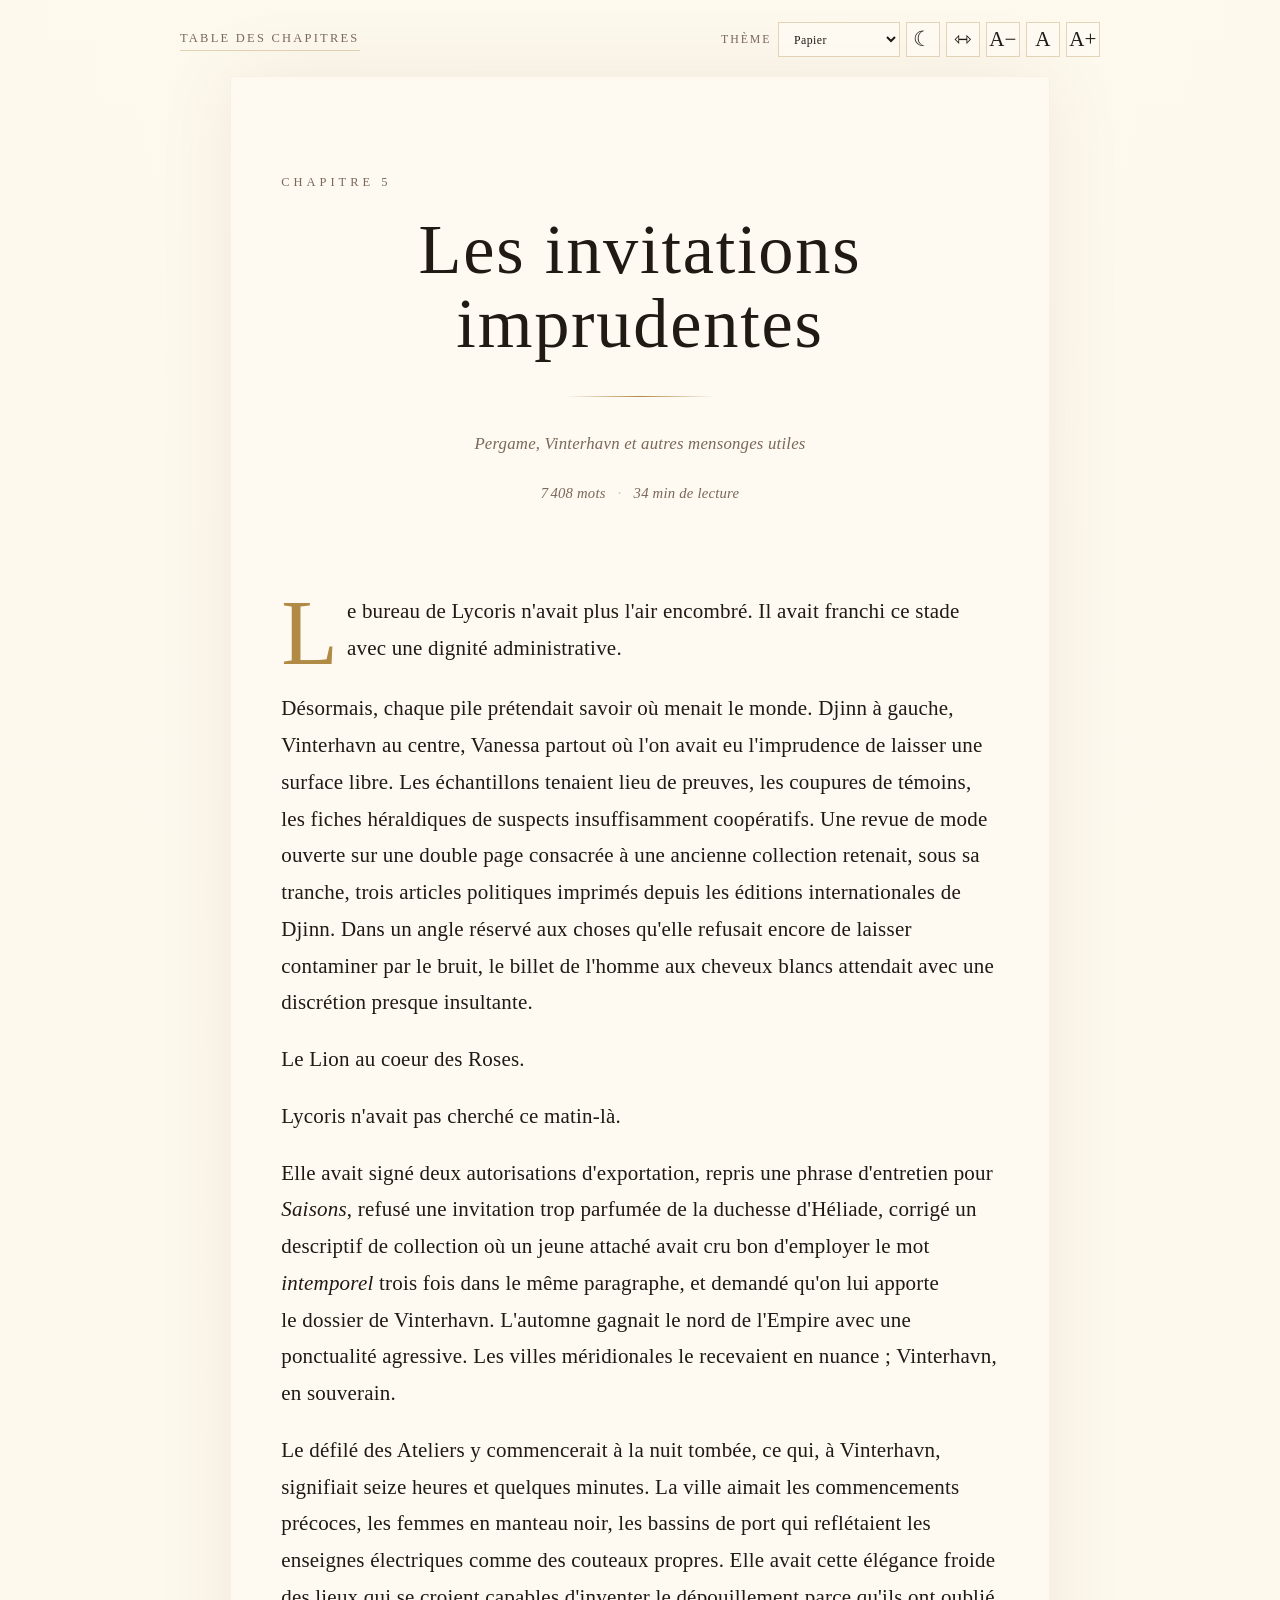
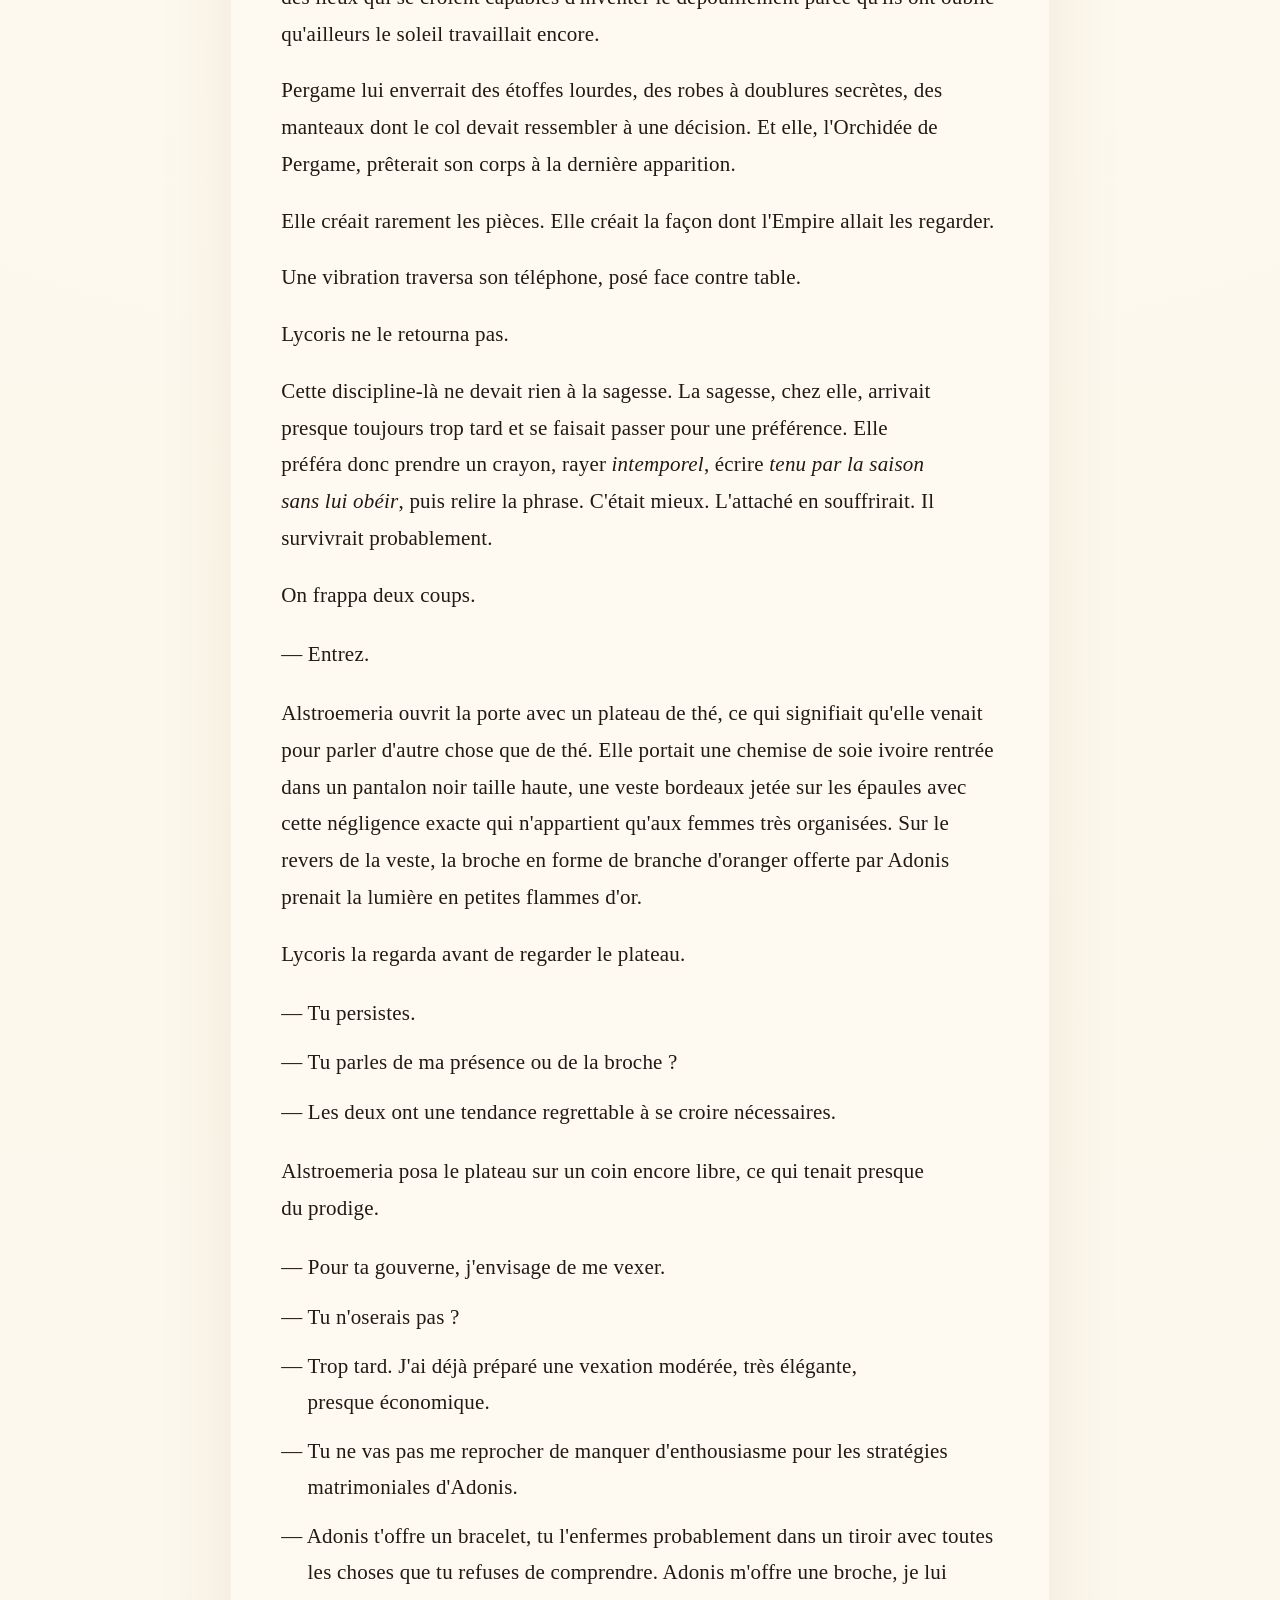
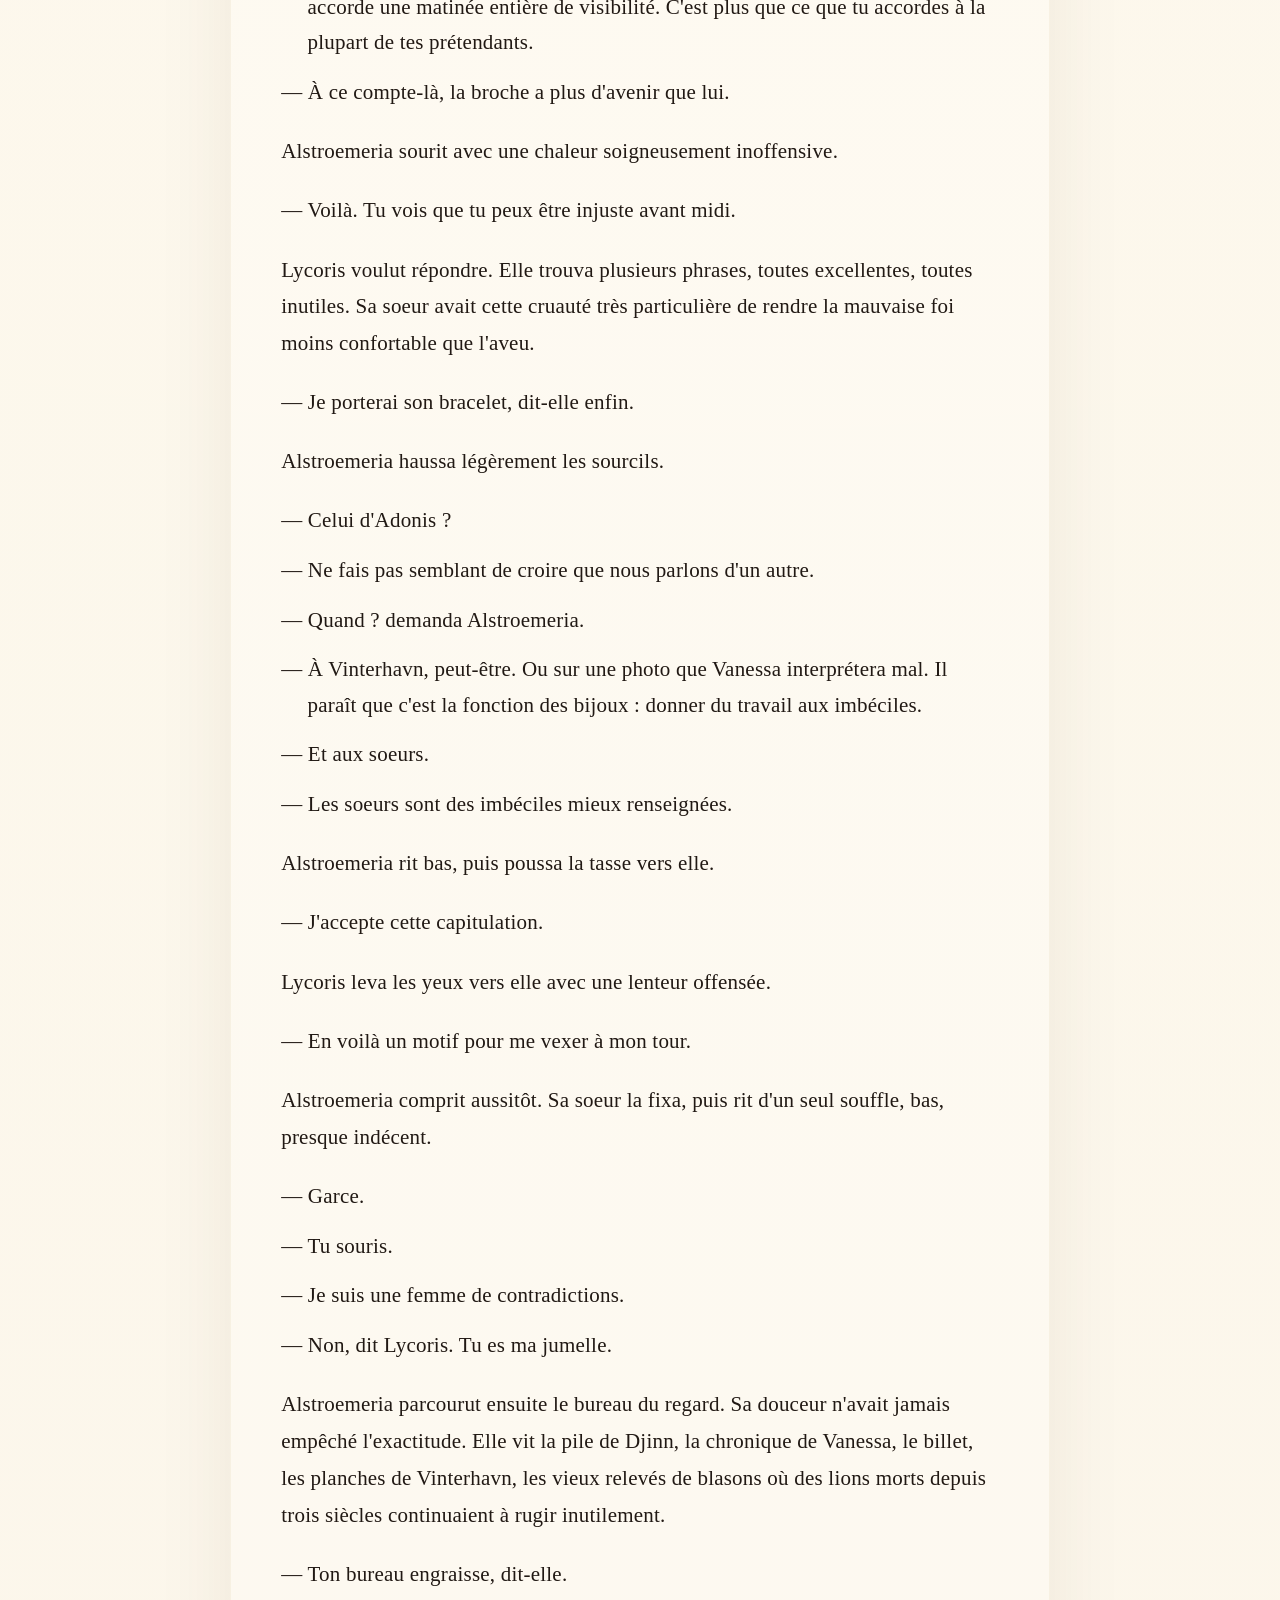
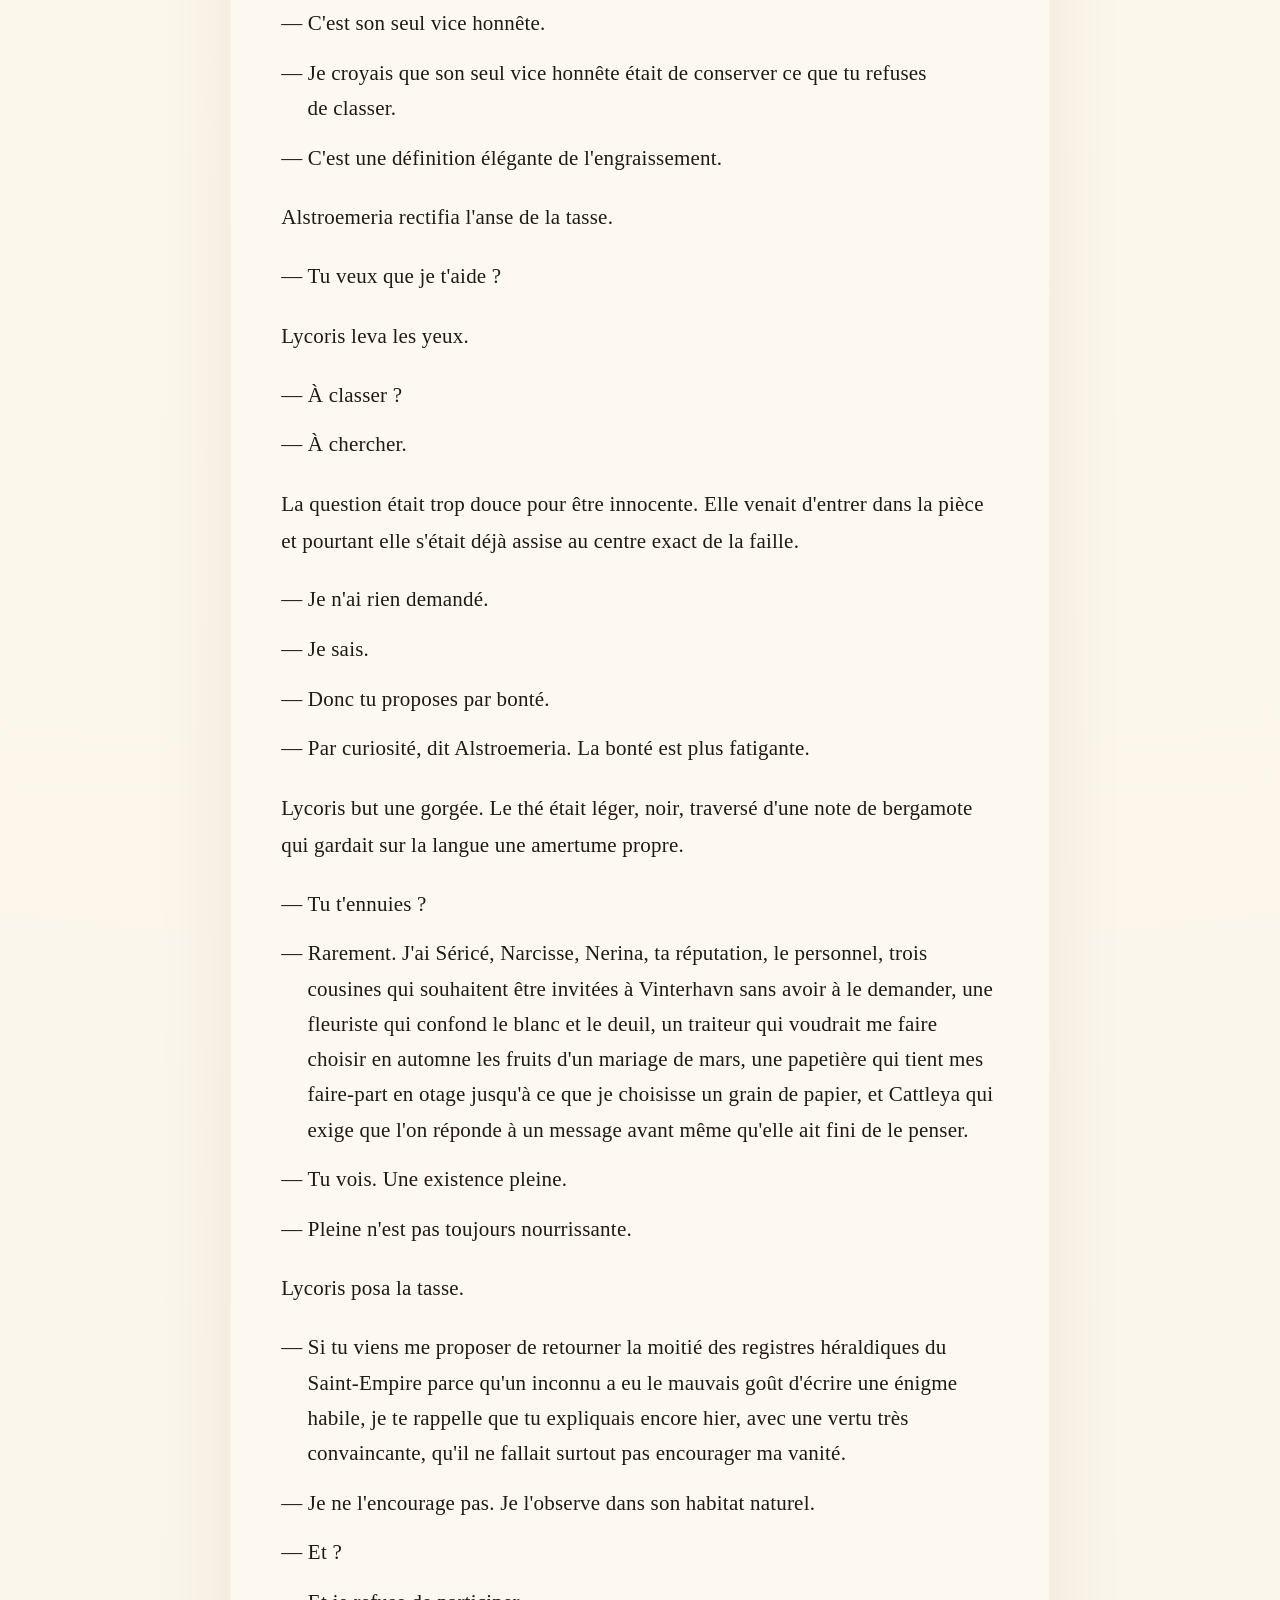
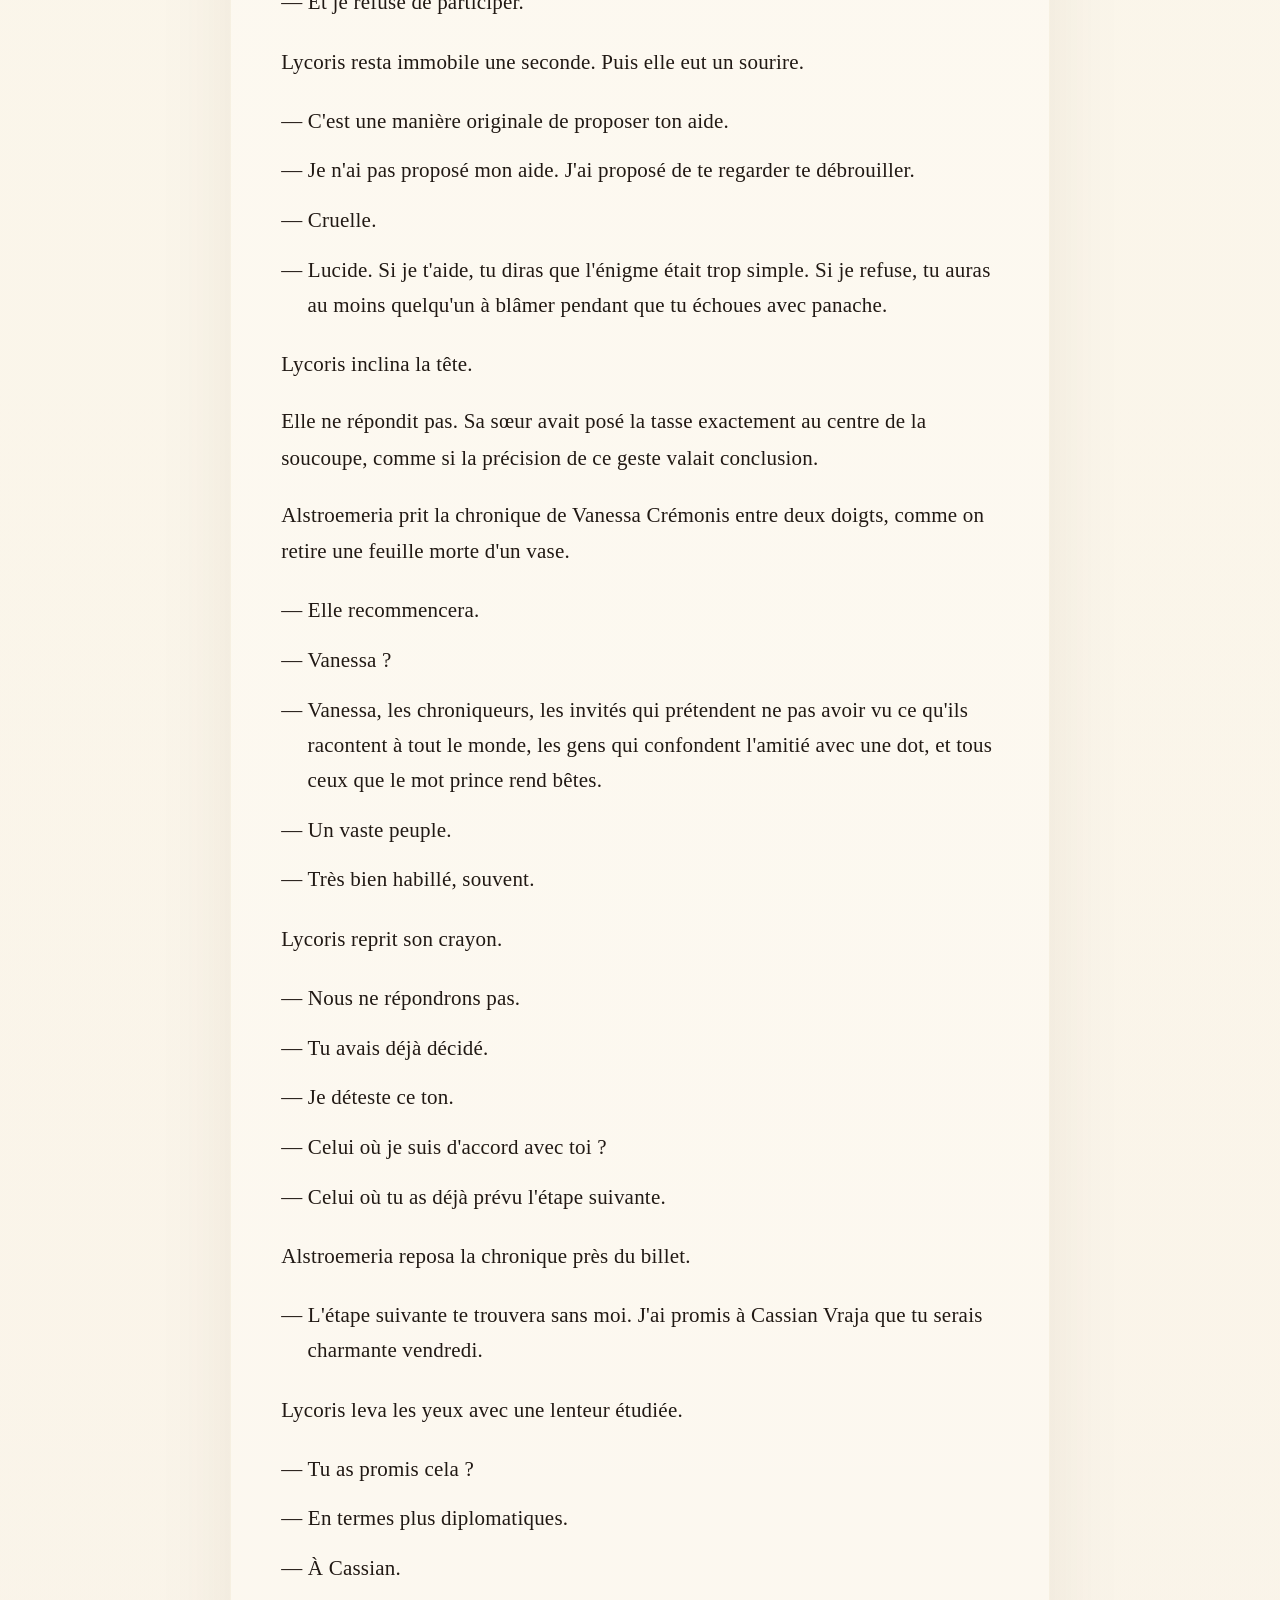
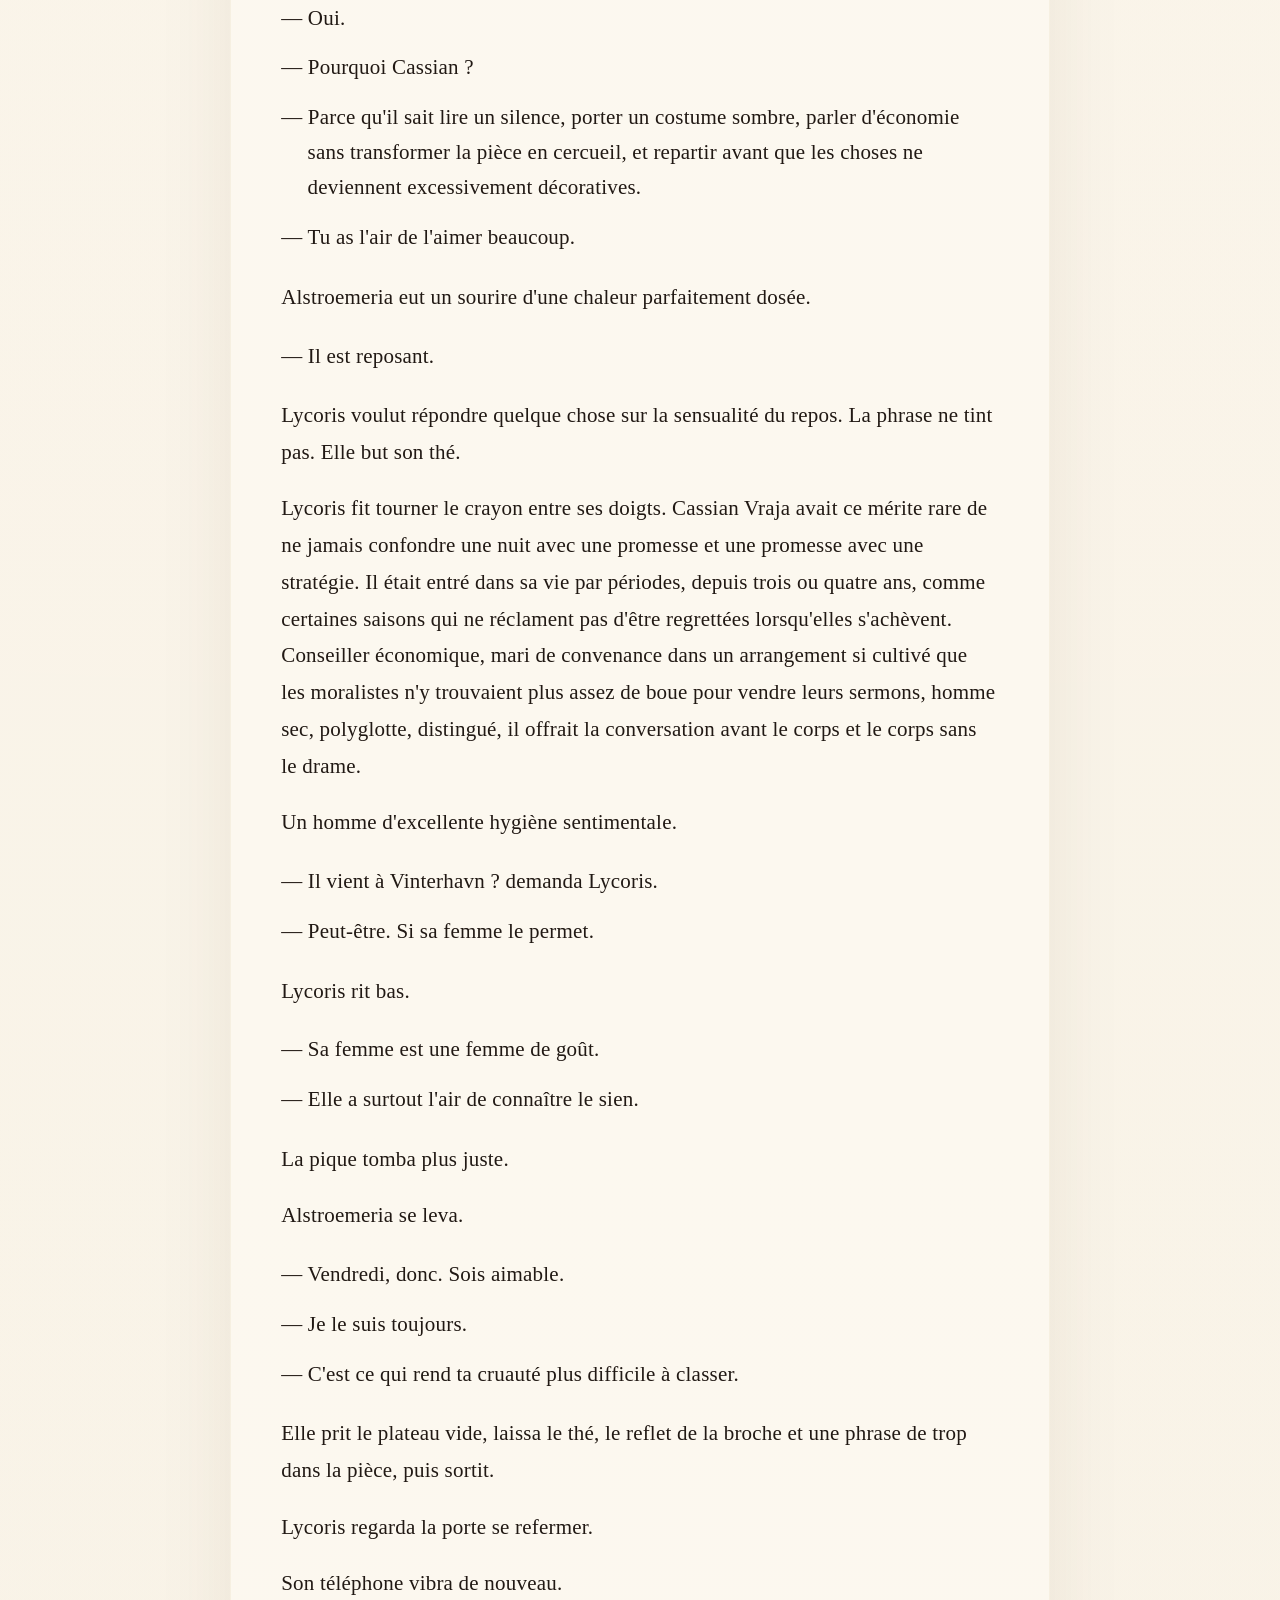
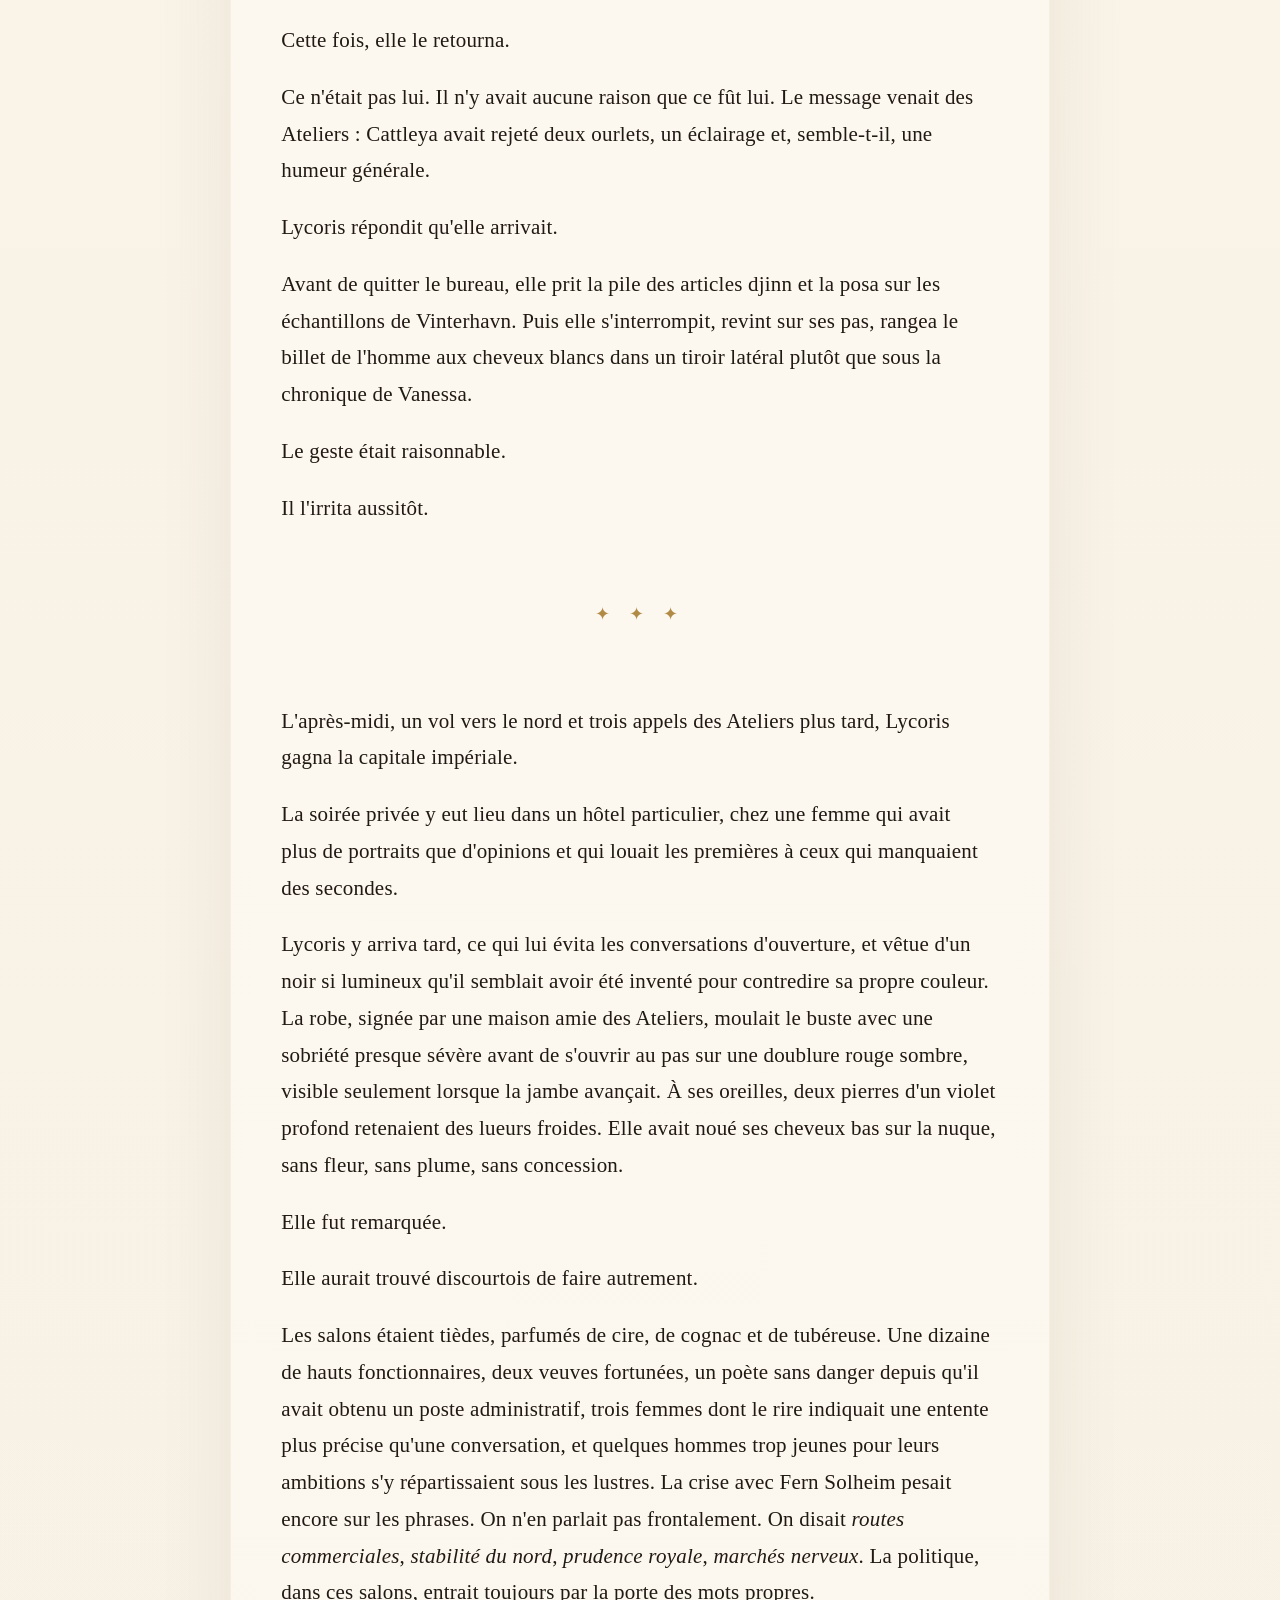
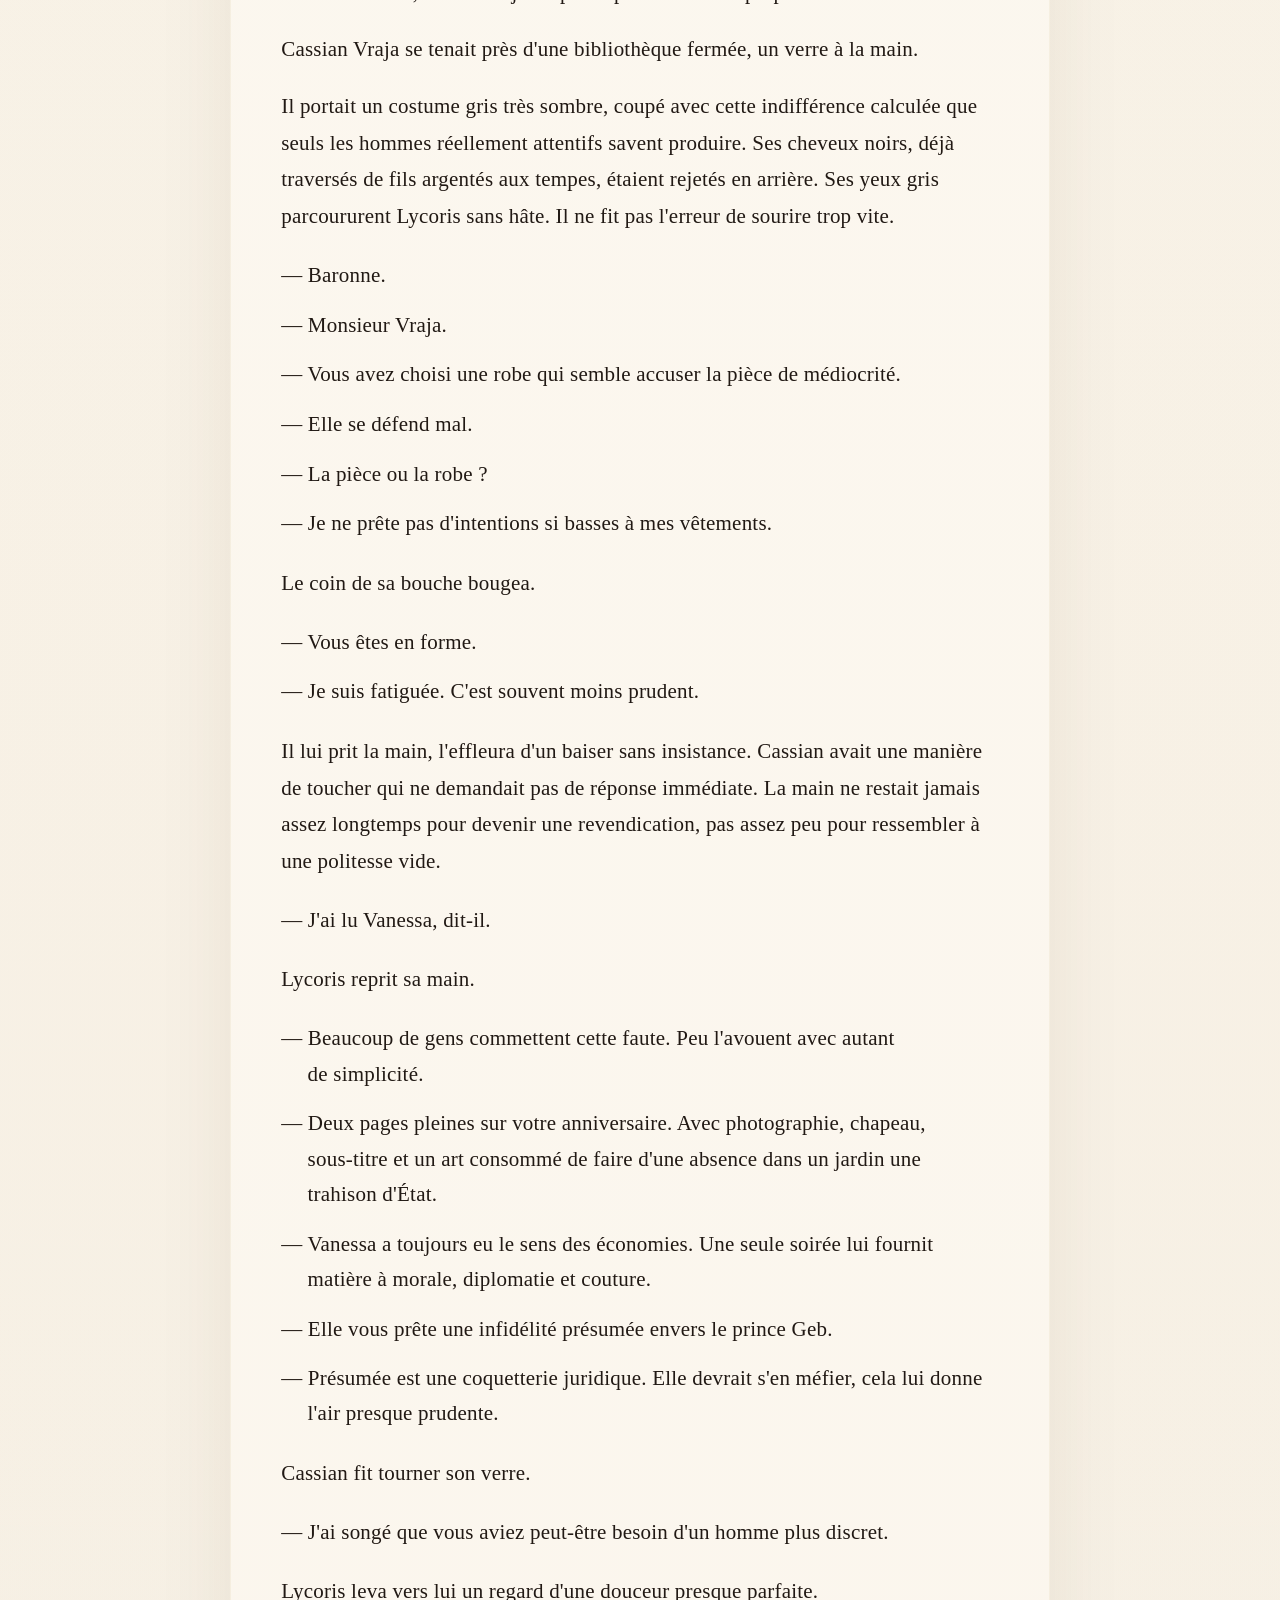
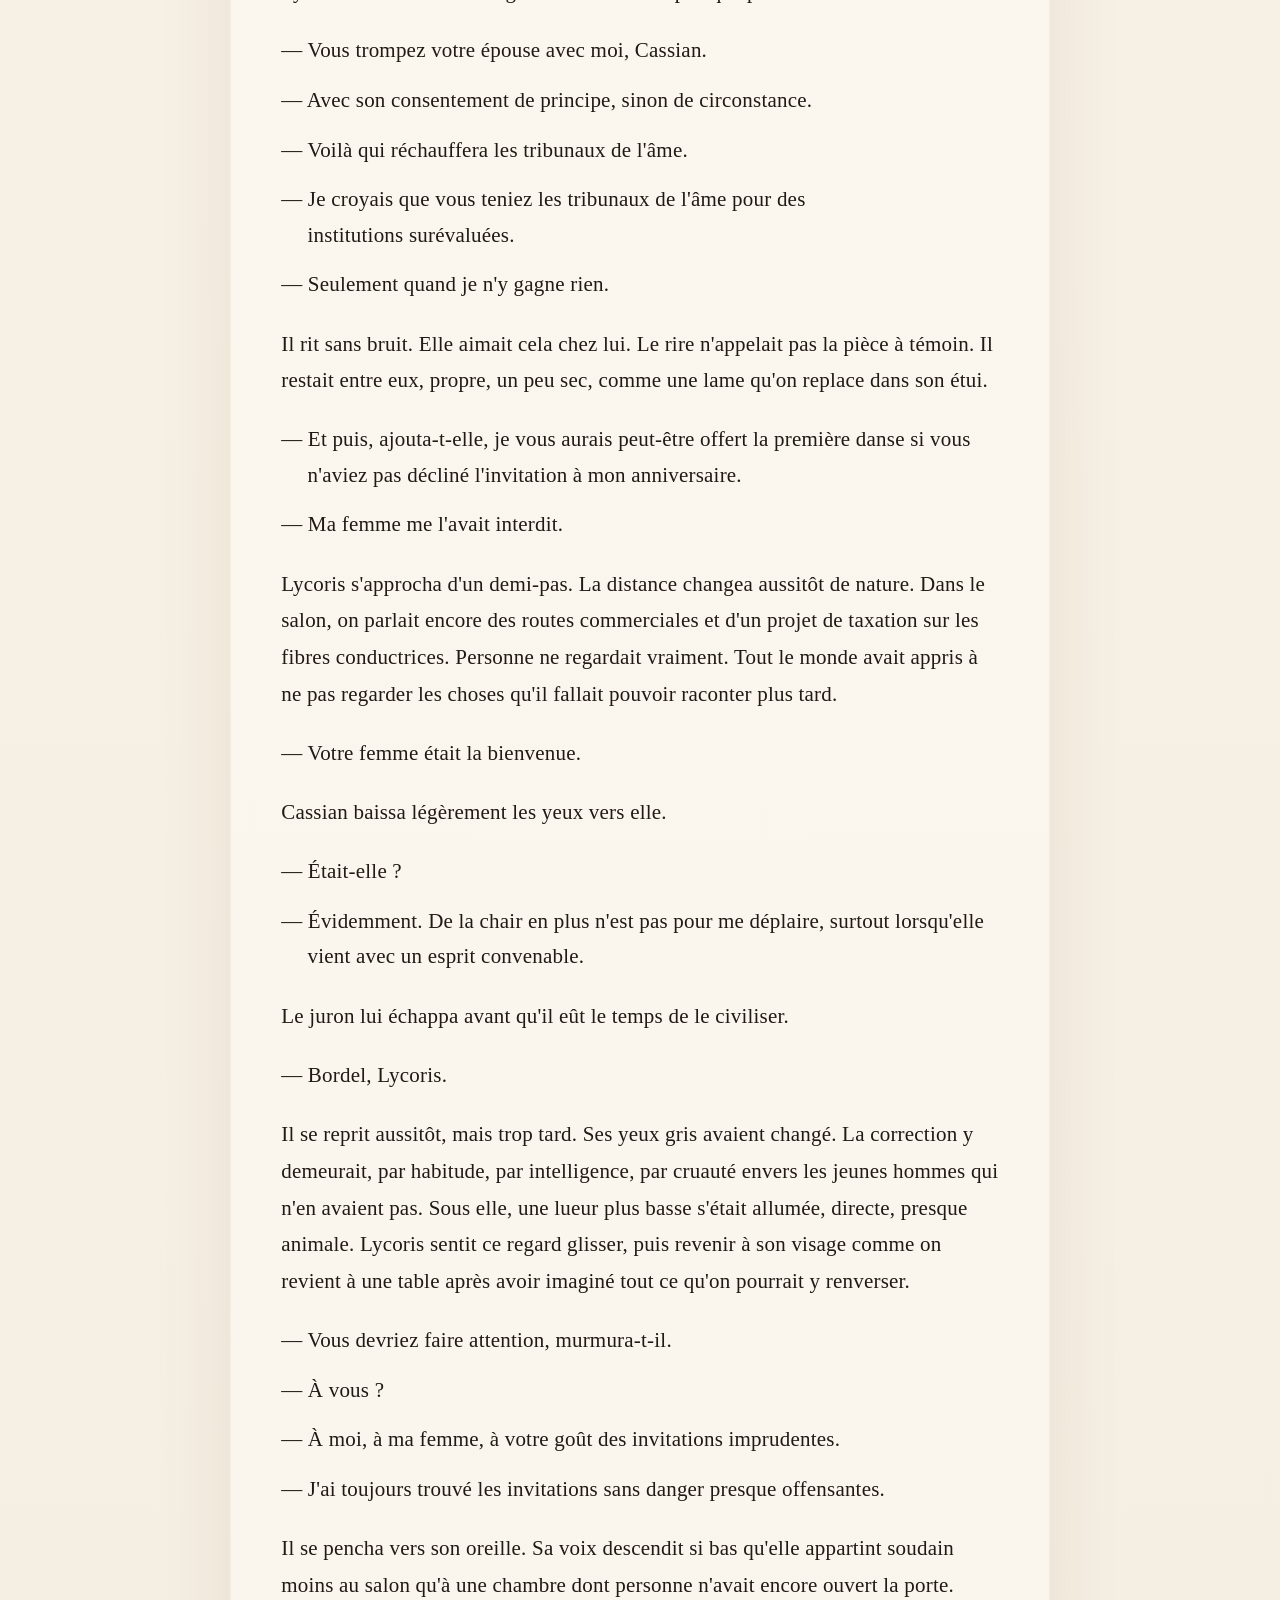
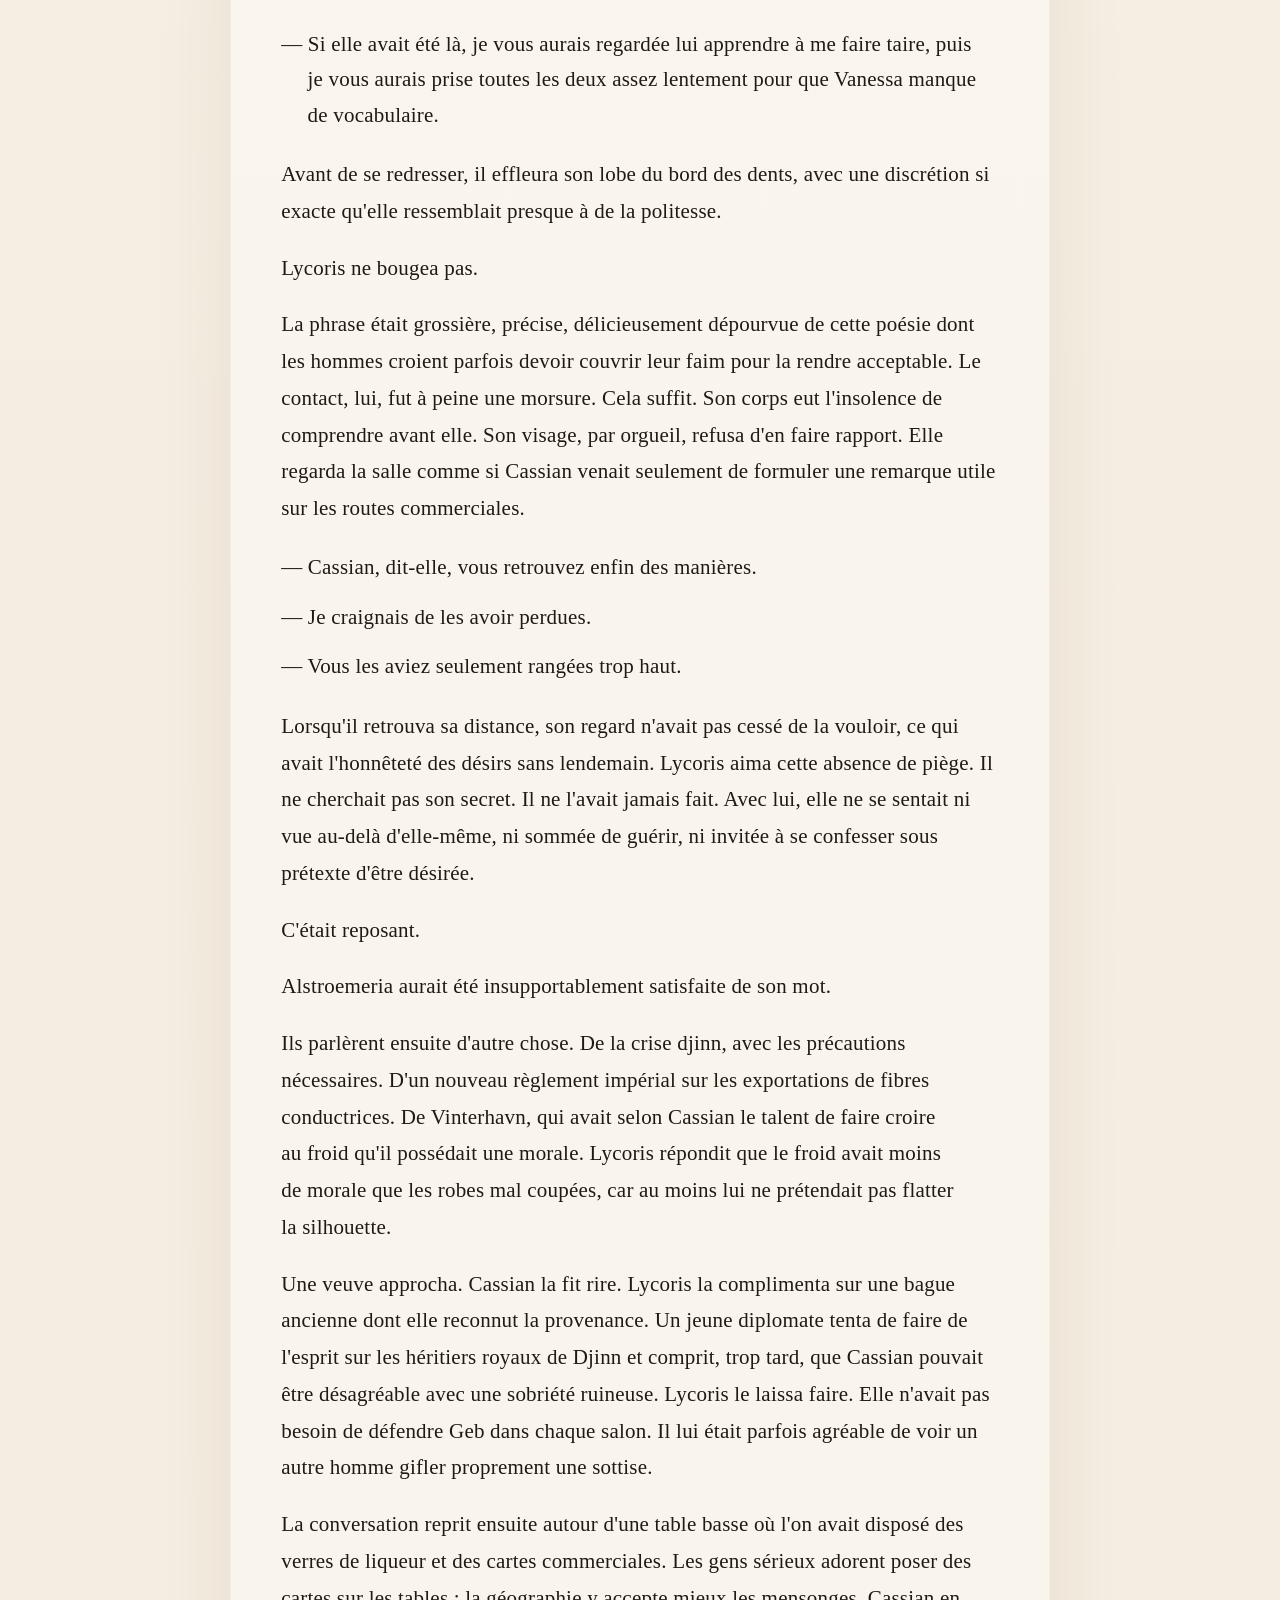
<file: chapitres/les-invitations-imprudentes.html>
<!DOCTYPE html>
<html lang="fr">
<head>
  <meta charset="UTF-8" />
  <meta name="viewport" content="width=device-width, initial-scale=1" />
  <title>Les invitations imprudentes — Chapitre 5</title>
  <link rel="stylesheet" href="../assets/styles.css?v=165afee5" />
  <script src="../assets/reader.js?v=254586fc" defer></script>
</head>

<body class="chapter-page" data-chapter="les-invitations-imprudentes" data-reading-minutes="34">
  <div class="reading-progress" role="progressbar" aria-label="Progression de lecture" aria-valuemin="0" aria-valuemax="100" aria-valuenow="0" data-reading-progress>
    <div class="reading-progress__bar" data-reading-progress-bar></div>
  </div>

  <a class="skip-link" href="#lecture">Aller au texte</a>

  <header class="reader-header" aria-label="Navigation du chapitre">
    <nav class="reader-bar">
      <a class="reader-link" href="../index.html">Table des chapitres</a>
      <div class="reader-actions" aria-label="Réglages de lecture">
        <label class="theme-control">
          <span>Thème</span>
          <select data-theme-select aria-label="Choisir le thème de lecture">
            <option value="paper">Papier</option>
            <option value="sepia">Sépia</option>
            <option value="night">Nuit</option>
            <option value="lycoris">Lycoris</option>
            <option value="lion">Lion</option>
          </select>
        </label>
        <button class="reader-button" type="button" data-theme-toggle aria-pressed="false" aria-label="Basculer en thème nuit" title="Basculer en thème nuit">☾</button>
        <button class="reader-button" type="button" data-width-toggle aria-label="Changer la largeur de colonne" title="Changer la largeur de colonne (W)">⇿</button>
        <button class="reader-button" type="button" data-font-decrease aria-label="Réduire la taille du texte" title="Réduire la taille du texte (−)">A−</button>
        <button class="reader-button" type="button" data-font-reset aria-label="Réinitialiser la taille du texte" title="Réinitialiser la taille du texte (0)">A</button>
        <button class="reader-button" type="button" data-font-increase aria-label="Augmenter la taille du texte" title="Augmenter la taille du texte (+)">A+</button>
      </div>
    </nav>
  </header>

  <main class="page" id="lecture">
    <div class="chapter-kicker">Chapitre 5</div>
    <h1>Les invitations imprudentes</h1>
    <div class="chapter-rule"></div>
    <div class="chapter-subtitle">Pergame, Vinterhavn et autres mensonges utiles</div>
    <div class="chapter-meta" aria-label="Longueur du chapitre">
      <span>7 408 mots</span>
      <span>34 min de lecture</span>
    </div>

    <section class="opening">

      <p>Le bureau de Lycoris n'avait plus l'air encombré. Il avait franchi ce stade avec une dignité administrative.</p>

      <p>Désormais, chaque pile prétendait savoir où menait le monde. Djinn à gauche, Vinterhavn au centre, Vanessa partout où l'on avait eu l'imprudence de laisser une surface libre. Les échantillons tenaient lieu de preuves, les coupures de témoins, les fiches héraldiques de suspects insuffisamment coopératifs. Une revue de mode ouverte sur une double page consacrée à une ancienne collection retenait, sous sa tranche, trois articles politiques imprimés depuis les éditions internationales de Djinn. Dans un angle réservé aux choses qu'elle refusait encore de laisser contaminer par le bruit, le billet de l'homme aux cheveux blancs attendait avec une discrétion presque insultante.</p>

    </section>

      <p>Le Lion au coeur des Roses.</p>

      <p>Lycoris n'avait pas cherché ce matin-là.</p>

      <p>Elle avait signé deux autorisations d'exportation, repris une phrase d'entretien pour <em>Saisons</em>, refusé une invitation trop parfumée de la duchesse d'Héliade, corrigé un descriptif de collection où un jeune attaché avait cru bon d'employer le mot <em>intemporel</em> trois fois dans le même paragraphe, et demandé qu'on lui apporte le dossier de Vinterhavn. L'automne gagnait le nord de l'Empire avec une ponctualité agressive. Les villes méridionales le recevaient en nuance ; Vinterhavn, en souverain.</p>

      <p>Le défilé des Ateliers y commencerait à la nuit tombée, ce qui, à Vinterhavn, signifiait seize heures et quelques minutes. La ville aimait les commencements précoces, les femmes en manteau noir, les bassins de port qui reflétaient les enseignes électriques comme des couteaux propres. Elle avait cette élégance froide des lieux qui se croient capables d'inventer le dépouillement parce qu'ils ont oublié qu'ailleurs le soleil travaillait encore.</p>

      <p>Pergame lui enverrait des étoffes lourdes, des robes à doublures secrètes, des manteaux dont le col devait ressembler à une décision. Et elle, l'Orchidée de Pergame, prêterait son corps à la dernière apparition.</p>

      <p>Elle créait rarement les pièces. Elle créait la façon dont l'Empire allait les regarder.</p>

      <p>Une vibration traversa son téléphone, posé face contre table.</p>

      <p>Lycoris ne le retourna pas.</p>

      <p>Cette discipline-là ne devait rien à la sagesse. La sagesse, chez elle, arrivait presque toujours trop tard et se faisait passer pour une préférence. Elle préféra donc prendre un crayon, rayer <em>intemporel</em>, écrire <em>tenu par la saison sans lui obéir</em>, puis relire la phrase. C'était mieux. L'attaché en souffrirait. Il survivrait probablement.</p>

      <p>On frappa deux coups.</p>

      <p class="dialogue">— Entrez.</p>

      <p>Alstroemeria ouvrit la porte avec un plateau de thé, ce qui signifiait qu'elle venait pour parler d'autre chose que de thé. Elle portait une chemise de soie ivoire rentrée dans un pantalon noir taille haute, une veste bordeaux jetée sur les épaules avec cette négligence exacte qui n'appartient qu'aux femmes très organisées. Sur le revers de la veste, la broche en forme de branche d'oranger offerte par Adonis prenait la lumière en petites flammes d'or.</p>

      <p>Lycoris la regarda avant de regarder le plateau.</p>

      <p class="dialogue">— Tu persistes.</p>

      <p class="dialogue">— Tu parles de ma présence ou de la broche ?</p>

      <p class="dialogue">— Les deux ont une tendance regrettable à se croire nécessaires.</p>

      <p>Alstroemeria posa le plateau sur un coin encore libre, ce qui tenait presque du prodige.</p>

      <p class="dialogue">— Pour ta gouverne, j'envisage de me vexer.</p>

      <p class="dialogue">— Tu n'oserais pas ?</p>

      <p class="dialogue">— Trop tard. J'ai déjà préparé une vexation modérée, très élégante, presque économique.</p>

      <p class="dialogue">— Tu ne vas pas me reprocher de manquer d'enthousiasme pour les stratégies matrimoniales d'Adonis.</p>

      <p class="dialogue">— Adonis t'offre un bracelet, tu l'enfermes probablement dans un tiroir avec toutes les choses que tu refuses de comprendre. Adonis m'offre une broche, je lui accorde une matinée entière de visibilité. C'est plus que ce que tu accordes à la plupart de tes prétendants.</p>

      <p class="dialogue">— À ce compte-là, la broche a plus d'avenir que lui.</p>

      <p>Alstroemeria sourit avec une chaleur soigneusement inoffensive.</p>

      <p class="dialogue">— Voilà. Tu vois que tu peux être injuste avant midi.</p>

      <p>Lycoris voulut répondre. Elle trouva plusieurs phrases, toutes excellentes, toutes inutiles. Sa soeur avait cette cruauté très particulière de rendre la mauvaise foi moins confortable que l'aveu.</p>

      <p class="dialogue">— Je porterai son bracelet, dit-elle enfin.</p>

      <p>Alstroemeria haussa légèrement les sourcils.</p>

      <p class="dialogue">— Celui d'Adonis ?</p>

      <p class="dialogue">— Ne fais pas semblant de croire que nous parlons d'un autre.</p>

      <p class="dialogue">— Quand ? demanda Alstroemeria.</p>

      <p class="dialogue">— À Vinterhavn, peut-être. Ou sur une photo que Vanessa interprétera mal. Il paraît que c'est la fonction des bijoux : donner du travail aux imbéciles.</p>

      <p class="dialogue">— Et aux soeurs.</p>

      <p class="dialogue">— Les soeurs sont des imbéciles mieux renseignées.</p>

      <p>Alstroemeria rit bas, puis poussa la tasse vers elle.</p>

      <p class="dialogue">— J'accepte cette capitulation.</p>

      <p>Lycoris leva les yeux vers elle avec une lenteur offensée.</p>

      <p class="dialogue">— En voilà un motif pour me vexer à mon tour.</p>

      <p>Alstroemeria comprit aussitôt. Sa soeur la fixa, puis rit d'un seul souffle, bas, presque indécent.</p>

      <p class="dialogue">— Garce.</p>

      <p class="dialogue">— Tu souris.</p>

      <p class="dialogue">— Je suis une femme de contradictions.</p>

      <p class="dialogue">— Non, dit Lycoris. Tu es ma jumelle.</p>

      <p>Alstroemeria parcourut ensuite le bureau du regard. Sa douceur n'avait jamais empêché l'exactitude. Elle vit la pile de Djinn, la chronique de Vanessa, le billet, les planches de Vinterhavn, les vieux relevés de blasons où des lions morts depuis trois siècles continuaient à rugir inutilement.</p>

      <p class="dialogue">— Ton bureau engraisse, dit-elle.</p>

      <p class="dialogue">— C'est son seul vice honnête.</p>

      <p class="dialogue">— Je croyais que son seul vice honnête était de conserver ce que tu refuses de classer.</p>

      <p class="dialogue">— C'est une définition élégante de l'engraissement.</p>

      <p>Alstroemeria rectifia l'anse de la tasse.</p>

      <p class="dialogue">— Tu veux que je t'aide ?</p>

      <p>Lycoris leva les yeux.</p>

      <p class="dialogue">— À classer ?</p>

      <p class="dialogue">— À chercher.</p>

      <p>La question était trop douce pour être innocente. Elle venait d'entrer dans la pièce et pourtant elle s'était déjà assise au centre exact de la faille.</p>

      <p class="dialogue">— Je n'ai rien demandé.</p>

      <p class="dialogue">— Je sais.</p>

      <p class="dialogue">— Donc tu proposes par bonté.</p>

      <p class="dialogue">— Par curiosité, dit Alstroemeria. La bonté est plus fatigante.</p>

      <p>Lycoris but une gorgée. Le thé était léger, noir, traversé d'une note de bergamote qui gardait sur la langue une amertume propre.</p>

      <p class="dialogue">— Tu t'ennuies ?</p>

      <p class="dialogue">— Rarement. J'ai Séricé, Narcisse, Nerina, ta réputation, le personnel, trois cousines qui souhaitent être invitées à Vinterhavn sans avoir à le demander, une fleuriste qui confond le blanc et le deuil, un traiteur qui voudrait me faire choisir en automne les fruits d'un mariage de mars, une papetière qui tient mes faire-part en otage jusqu'à ce que je choisisse un grain de papier, et Cattleya qui exige que l'on réponde à un message avant même qu'elle ait fini de le penser.</p>

      <p class="dialogue">— Tu vois. Une existence pleine.</p>

      <p class="dialogue">— Pleine n'est pas toujours nourrissante.</p>

      <p>Lycoris posa la tasse.</p>

      <p class="dialogue">— Si tu viens me proposer de retourner la moitié des registres héraldiques du Saint-Empire parce qu'un inconnu a eu le mauvais goût d'écrire une énigme habile, je te rappelle que tu expliquais encore hier, avec une vertu très convaincante, qu'il ne fallait surtout pas encourager ma vanité.</p>

      <p class="dialogue">— Je ne l'encourage pas. Je l'observe dans son habitat naturel.</p>

      <p class="dialogue">— Et ?</p>

      <p class="dialogue">— Et je refuse de participer.</p>

      <p>Lycoris resta immobile une seconde. Puis elle eut un sourire.</p>

      <p class="dialogue">— C'est une manière originale de proposer ton aide.</p>

      <p class="dialogue">— Je n'ai pas proposé mon aide. J'ai proposé de te regarder te débrouiller.</p>

      <p class="dialogue">— Cruelle.</p>

      <p class="dialogue">— Lucide. Si je t'aide, tu diras que l'énigme était trop simple. Si je refuse, tu auras au moins quelqu'un à blâmer pendant que tu échoues avec panache.</p>

      <p>Lycoris inclina la tête.</p>

      <p>Elle ne répondit pas. Sa sœur avait posé la tasse exactement au centre de la soucoupe, comme si la précision de ce geste valait conclusion.</p>

      <p>Alstroemeria prit la chronique de Vanessa Crémonis entre deux doigts, comme on retire une feuille morte d'un vase.</p>

      <p class="dialogue">— Elle recommencera.</p>

      <p class="dialogue">— Vanessa ?</p>

      <p class="dialogue">— Vanessa, les chroniqueurs, les invités qui prétendent ne pas avoir vu ce qu'ils racontent à tout le monde, les gens qui confondent l'amitié avec une dot, et tous ceux que le mot prince rend bêtes.</p>

      <p class="dialogue">— Un vaste peuple.</p>

      <p class="dialogue">— Très bien habillé, souvent.</p>

      <p>Lycoris reprit son crayon.</p>

      <p class="dialogue">— Nous ne répondrons pas.</p>

      <p class="dialogue">— Tu avais déjà décidé.</p>

      <p class="dialogue">— Je déteste ce ton.</p>

      <p class="dialogue">— Celui où je suis d'accord avec toi ?</p>

      <p class="dialogue">— Celui où tu as déjà prévu l'étape suivante.</p>

      <p>Alstroemeria reposa la chronique près du billet.</p>

      <p class="dialogue">— L'étape suivante te trouvera sans moi. J'ai promis à Cassian Vraja que tu serais charmante vendredi.</p>

      <p>Lycoris leva les yeux avec une lenteur étudiée.</p>

      <p class="dialogue">— Tu as promis cela ?</p>

      <p class="dialogue">— En termes plus diplomatiques.</p>

      <p class="dialogue">— À Cassian.</p>

      <p class="dialogue">— Oui.</p>

      <p class="dialogue">— Pourquoi Cassian ?</p>

      <p class="dialogue">— Parce qu'il sait lire un silence, porter un costume sombre, parler d'économie sans transformer la pièce en cercueil, et repartir avant que les choses ne deviennent excessivement décoratives.</p>

      <p class="dialogue">— Tu as l'air de l'aimer beaucoup.</p>

      <p>Alstroemeria eut un sourire d'une chaleur parfaitement dosée.</p>

      <p class="dialogue">— Il est reposant.</p>

      <p>Lycoris voulut répondre quelque chose sur la sensualité du repos. La phrase ne tint pas. Elle but son thé.</p>

      <p>Lycoris fit tourner le crayon entre ses doigts. Cassian Vraja avait ce mérite rare de ne jamais confondre une nuit avec une promesse et une promesse avec une stratégie. Il était entré dans sa vie par périodes, depuis trois ou quatre ans, comme certaines saisons qui ne réclament pas d'être regrettées lorsqu'elles s'achèvent. Conseiller économique, mari de convenance dans un arrangement si cultivé que les moralistes n'y trouvaient plus assez de boue pour vendre leurs sermons, homme sec, polyglotte, distingué, il offrait la conversation avant le corps et le corps sans le drame.</p>

      <p>Un homme d'excellente hygiène sentimentale.</p>

      <p class="dialogue">— Il vient à Vinterhavn ? demanda Lycoris.</p>

      <p class="dialogue">— Peut-être. Si sa femme le permet.</p>

      <p>Lycoris rit bas.</p>

      <p class="dialogue">— Sa femme est une femme de goût.</p>

      <p class="dialogue">— Elle a surtout l'air de connaître le sien.</p>

      <p>La pique tomba plus juste.</p>

      <p>Alstroemeria se leva.</p>

      <p class="dialogue">— Vendredi, donc. Sois aimable.</p>

      <p class="dialogue">— Je le suis toujours.</p>

      <p class="dialogue">— C'est ce qui rend ta cruauté plus difficile à classer.</p>

      <p>Elle prit le plateau vide, laissa le thé, le reflet de la broche et une phrase de trop dans la pièce, puis sortit.</p>

      <p>Lycoris regarda la porte se refermer.</p>

      <p>Son téléphone vibra de nouveau.</p>

      <p>Cette fois, elle le retourna.</p>

      <p>Ce n'était pas lui. Il n'y avait aucune raison que ce fût lui. Le message venait des Ateliers : Cattleya avait rejeté deux ourlets, un éclairage et, semble-t-il, une humeur générale.</p>

      <p>Lycoris répondit qu'elle arrivait.</p>

      <p>Avant de quitter le bureau, elle prit la pile des articles djinn et la posa sur les échantillons de Vinterhavn. Puis elle s'interrompit, revint sur ses pas, rangea le billet de l'homme aux cheveux blancs dans un tiroir latéral plutôt que sous la chronique de Vanessa.</p>

      <p>Le geste était raisonnable.</p>

      <p>Il l'irrita aussitôt.</p>

    <div class="scene-break"></div>

      <p>L'après-midi, un vol vers le nord et trois appels des Ateliers plus tard, Lycoris gagna la capitale impériale.</p>

      <p>La soirée privée y eut lieu dans un hôtel particulier, chez une femme qui avait plus de portraits que d'opinions et qui louait les premières à ceux qui manquaient des secondes.</p>

      <p>Lycoris y arriva tard, ce qui lui évita les conversations d'ouverture, et vêtue d'un noir si lumineux qu'il semblait avoir été inventé pour contredire sa propre couleur. La robe, signée par une maison amie des Ateliers, moulait le buste avec une sobriété presque sévère avant de s'ouvrir au pas sur une doublure rouge sombre, visible seulement lorsque la jambe avançait. À ses oreilles, deux pierres d'un violet profond retenaient des lueurs froides. Elle avait noué ses cheveux bas sur la nuque, sans fleur, sans plume, sans concession.</p>

      <p>Elle fut remarquée.</p>

      <p>Elle aurait trouvé discourtois de faire autrement.</p>

      <p>Les salons étaient tièdes, parfumés de cire, de cognac et de tubéreuse. Une dizaine de hauts fonctionnaires, deux veuves fortunées, un poète sans danger depuis qu'il avait obtenu un poste administratif, trois femmes dont le rire indiquait une entente plus précise qu'une conversation, et quelques hommes trop jeunes pour leurs ambitions s'y répartissaient sous les lustres. La crise avec Fern Solheim pesait encore sur les phrases. On n'en parlait pas frontalement. On disait <em>routes commerciales</em>, <em>stabilité du nord</em>, <em>prudence royale</em>, <em>marchés nerveux</em>. La politique, dans ces salons, entrait toujours par la porte des mots propres.</p>

      <p>Cassian Vraja se tenait près d'une bibliothèque fermée, un verre à la main.</p>

      <p>Il portait un costume gris très sombre, coupé avec cette indifférence calculée que seuls les hommes réellement attentifs savent produire. Ses cheveux noirs, déjà traversés de fils argentés aux tempes, étaient rejetés en arrière. Ses yeux gris parcoururent Lycoris sans hâte. Il ne fit pas l'erreur de sourire trop vite.</p>

      <p class="dialogue">— Baronne.</p>

      <p class="dialogue">— Monsieur Vraja.</p>

      <p class="dialogue">— Vous avez choisi une robe qui semble accuser la pièce de médiocrité.</p>

      <p class="dialogue">— Elle se défend mal.</p>

      <p class="dialogue">— La pièce ou la robe ?</p>

      <p class="dialogue">— Je ne prête pas d'intentions si basses à mes vêtements.</p>

      <p>Le coin de sa bouche bougea.</p>

      <p class="dialogue">— Vous êtes en forme.</p>

      <p class="dialogue">— Je suis fatiguée. C'est souvent moins prudent.</p>

      <p>Il lui prit la main, l'effleura d'un baiser sans insistance. Cassian avait une manière de toucher qui ne demandait pas de réponse immédiate. La main ne restait jamais assez longtemps pour devenir une revendication, pas assez peu pour ressembler à une politesse vide.</p>

      <p class="dialogue">— J'ai lu Vanessa, dit-il.</p>

      <p>Lycoris reprit sa main.</p>

      <p class="dialogue">— Beaucoup de gens commettent cette faute. Peu l'avouent avec autant de simplicité.</p>

      <p class="dialogue">— Deux pages pleines sur votre anniversaire. Avec photographie, chapeau, sous-titre et un art consommé de faire d'une absence dans un jardin une trahison d'État.</p>

      <p class="dialogue">— Vanessa a toujours eu le sens des économies. Une seule soirée lui fournit matière à morale, diplomatie et couture.</p>

      <p class="dialogue">— Elle vous prête une infidélité présumée envers le prince Geb.</p>

      <p class="dialogue">— Présumée est une coquetterie juridique. Elle devrait s'en méfier, cela lui donne l'air presque prudente.</p>

      <p>Cassian fit tourner son verre.</p>

      <p class="dialogue">— J'ai songé que vous aviez peut-être besoin d'un homme plus discret.</p>

      <p>Lycoris leva vers lui un regard d'une douceur presque parfaite.</p>

      <p class="dialogue">— Vous trompez votre épouse avec moi, Cassian.</p>

      <p class="dialogue">— Avec son consentement de principe, sinon de circonstance.</p>

      <p class="dialogue">— Voilà qui réchauffera les tribunaux de l'âme.</p>

      <p class="dialogue">— Je croyais que vous teniez les tribunaux de l'âme pour des institutions surévaluées.</p>

      <p class="dialogue">— Seulement quand je n'y gagne rien.</p>

      <p>Il rit sans bruit. Elle aimait cela chez lui. Le rire n'appelait pas la pièce à témoin. Il restait entre eux, propre, un peu sec, comme une lame qu'on replace dans son étui.</p>

      <p class="dialogue">— Et puis, ajouta-t-elle, je vous aurais peut-être offert la première danse si vous n'aviez pas décliné l'invitation à mon anniversaire.</p>

      <p class="dialogue">— Ma femme me l'avait interdit.</p>

      <p>Lycoris s'approcha d'un demi-pas. La distance changea aussitôt de nature. Dans le salon, on parlait encore des routes commerciales et d'un projet de taxation sur les fibres conductrices. Personne ne regardait vraiment. Tout le monde avait appris à ne pas regarder les choses qu'il fallait pouvoir raconter plus tard.</p>

      <p class="dialogue">— Votre femme était la bienvenue.</p>

      <p>Cassian baissa légèrement les yeux vers elle.</p>

      <p class="dialogue">— Était-elle ?</p>

      <p class="dialogue">— Évidemment. De la chair en plus n'est pas pour me déplaire, surtout lorsqu'elle vient avec un esprit convenable.</p>

      <p>Le juron lui échappa avant qu'il eût le temps de le civiliser.</p>

      <p class="dialogue">— Bordel, Lycoris.</p>

      <p>Il se reprit aussitôt, mais trop tard. Ses yeux gris avaient changé. La correction y demeurait, par habitude, par intelligence, par cruauté envers les jeunes hommes qui n'en avaient pas. Sous elle, une lueur plus basse s'était allumée, directe, presque animale. Lycoris sentit ce regard glisser, puis revenir à son visage comme on revient à une table après avoir imaginé tout ce qu'on pourrait y renverser.</p>

      <p class="dialogue whisper">— Vous devriez faire attention, murmura-t-il.</p>

      <p class="dialogue">— À vous ?</p>

      <p class="dialogue">— À moi, à ma femme, à votre goût des invitations imprudentes.</p>

      <p class="dialogue">— J'ai toujours trouvé les invitations sans danger presque offensantes.</p>

      <p>Il se pencha vers son oreille. Sa voix descendit si bas qu'elle appartint soudain moins au salon qu'à une chambre dont personne n'avait encore ouvert la porte.</p>

      <p class="dialogue">— Si elle avait été là, je vous aurais regardée lui apprendre à me faire taire, puis je vous aurais prise toutes les deux assez lentement pour que Vanessa manque de vocabulaire.</p>

      <p>Avant de se redresser, il effleura son lobe du bord des dents, avec une discrétion si exacte qu'elle ressemblait presque à de la politesse.</p>

      <p>Lycoris ne bougea pas.</p>

      <p>La phrase était grossière, précise, délicieusement dépourvue de cette poésie dont les hommes croient parfois devoir couvrir leur faim pour la rendre acceptable. Le contact, lui, fut à peine une morsure. Cela suffit. Son corps eut l'insolence de comprendre avant elle. Son visage, par orgueil, refusa d'en faire rapport. Elle regarda la salle comme si Cassian venait seulement de formuler une remarque utile sur les routes commerciales.</p>

      <p class="dialogue">— Cassian, dit-elle, vous retrouvez enfin des manières.</p>

      <p class="dialogue">— Je craignais de les avoir perdues.</p>

      <p class="dialogue">— Vous les aviez seulement rangées trop haut.</p>

      <p>Lorsqu'il retrouva sa distance, son regard n'avait pas cessé de la vouloir, ce qui avait l'honnêteté des désirs sans lendemain. Lycoris aima cette absence de piège. Il ne cherchait pas son secret. Il ne l'avait jamais fait. Avec lui, elle ne se sentait ni vue au-delà d'elle-même, ni sommée de guérir, ni invitée à se confesser sous prétexte d'être désirée.</p>

      <p>C'était reposant.</p>

      <p>Alstroemeria aurait été insupportablement satisfaite de son mot.</p>

      <p>Ils parlèrent ensuite d'autre chose. De la crise djinn, avec les précautions nécessaires. D'un nouveau règlement impérial sur les exportations de fibres conductrices. De Vinterhavn, qui avait selon Cassian le talent de faire croire au froid qu'il possédait une morale. Lycoris répondit que le froid avait moins de morale que les robes mal coupées, car au moins lui ne prétendait pas flatter la silhouette.</p>

      <p>Une veuve approcha. Cassian la fit rire. Lycoris la complimenta sur une bague ancienne dont elle reconnut la provenance. Un jeune diplomate tenta de faire de l'esprit sur les héritiers royaux de Djinn et comprit, trop tard, que Cassian pouvait être désagréable avec une sobriété ruineuse. Lycoris le laissa faire. Elle n'avait pas besoin de défendre Geb dans chaque salon. Il lui était parfois agréable de voir un autre homme gifler proprement une sottise.</p>

      <p>La conversation reprit ensuite autour d'une table basse où l'on avait disposé des verres de liqueur et des cartes commerciales. Les gens sérieux adorent poser des cartes sur les tables ; la géographie y accepte mieux les mensonges. Cassian en déplaça une du bout des doigts, révélant une ligne de fret qui reliait Vinterhavn aux entrepôts de l'Est, puis aux ports djinns par une route oblique.</p>

      <p class="dialogue">— Voilà ce qui intéresse vraiment les veuves et les diplomates, dit-il.</p>

      <p>Lycoris se pencha sur la carte. Les noms de villes y avaient été écrits dans trois alphabets. Certaines frontières semblaient plus fines que d'autres. Ce n'était pas du pacifisme : les imprimeurs, eux aussi, pressentaient les lieux où la politique allait se déchirer.</p>

      <p class="dialogue">— Vinterhavn veut Djinn, dit Cassian.</p>

      <p class="dialogue">— Vinterhavn veut toujours ce qui passe par l'eau.</p>

      <p class="dialogue">— Cette fois, l'eau a une bague-sceau.</p>

      <p>Il fit tourner son verre. Lycoris ne prit pas le sien. Le doigt de Cassian, posé à plat sur la carte, ne bougeait plus.</p>

      <p class="dialogue">— Et une alliance textile entre Pergame et Vinterhavn ?</p>

      <p>Cassian leva les yeux. Sa voix changea de registre — moins moqueuse, plus pragmatique. Lycoris reconnut le moment précis où il cessait de jouer.</p>

      <p class="dialogue">— Pergame peut séduire Vinterhavn si elle ne lui demande pas d'aimer Pergame. Le Nord méprise les offres trop chaudes. Il croit qu'elles veulent le rendre stupide. Il faut lui donner une raison froide de désirer ce qu'il trouvera beau ensuite.</p>

      <p class="dialogue">— Un marché d'abord, une ivresse après.</p>

      <p class="dialogue">— Exactement.</p>

      <p>Lycoris pensa aux noms sur la page du <em>Diwan d'Héliopolis</em>. Nadira Qamari, Mehrnaz Sahravi, Anaya Devnathi, Laleh Mirzadar. Les prétendantes nationales avaient la chaleur de leur pays, mais chacune apportait une architecture différente. Les étrangères, Isolde von Falkenried, Clémence d'Orbec, Elena Varga, servaient de fenêtres ouvertes vers d'autres climats. Vanessa, bien sûr, voudrait la placer au milieu de ce dispositif, anomalie luxueuse, brûlante.</p>

      <p class="dialogue">— Vous avez lu la liste ? demanda-t-elle.</p>

      <p class="dialogue">— Avec une jalousie purement esthétique.</p>

      <p>Lycoris but une gorgée. La veuve à la bague ancienne, qui faisait semblant de ne pas écouter, toussa dans son verre. Cassian lui offrit un regard d'excuse si parfaitement faux qu'elle éclata de rire. La table entière se détendit. Il avait ce talent de rendre les indécences respirables sans les rendre innocentes.</p>

      <p>Un industriel du textile, jusque-là silencieux, intervint.</p>

      <p class="dialogue">— Le problème n'est pas Geb. Le problème est la stabilité de Djinn. Les marchés détestent les héritiers trop visibles.</p>

      <p>Lycoris se tourna vers lui.</p>

      <p class="dialogue">— Les marchés détestent surtout découvrir qu'ils ne gouvernent pas seuls.</p>

      <p class="dialogue">— Les marchés gouvernent toujours ce qui doit être livré.</p>

      <p class="dialogue">— Alors livrez de meilleurs tissus. Vous aurez l'illusion d'un règne.</p>

      <p>Cassian baissa les yeux pour cacher son amusement. L'industriel, lui, prit la phrase pour une plaisanterie, ce qui l'empêcha d'en sentir la morsure. Les hommes pratiques survivent souvent grâce à leur manque d'oreille.</p>

      <p>Le jeune diplomate, remis de sa gifle élégante, tenta une seconde percée.</p>

      <p class="dialogue">— Il faut admettre que le prince Geb donne à la presse un personnage commode. Trop charmant pour n'être qu'un administrateur, trop prudent pour être un héros. La baronne le rend plus lisible.</p>

      <p>Cassian ne bougea pas. Il laissa Lycoris choisir. Elle aurait pu l'ignorer, ce qui eût été une punition suffisante. Elle préféra le regarder avec bienveillance.</p>

      <p class="dialogue">— Vous pensez que je rends les hommes lisibles ?</p>

      <p>Le diplomate comprit qu'il venait d'entrer dans une pièce dont le sol n'était pas fixé.</p>

      <p class="dialogue">— Je voulais dire...</p>

      <p class="dialogue">— Je sais ce que vous vouliez dire. C'est le privilège des phrases malheureuses. Elles avouent plus vite que leurs auteurs.</p>

      <p>Quelques sourires passèrent.</p>

      <p class="dialogue">— Je voulais seulement parler d'image publique.</p>

      <p class="dialogue">— Alors parlez d'image. Pas de lisibilité. Les femmes ne sont pas des lampes qu'on pose près des hommes pour faciliter la lecture.</p>

      <p>Cassian se redressa un peu. Il ne la défendit pas. Il fit mieux. Il laissa la phrase tomber jusqu'au fond de la pièce, là où elle atteindrait les personnes capables de la comprendre.</p>

      <p>La veuve leva son verre.</p>

      <p class="dialogue">— Aux lampes qui brûlent les doigts.</p>

      <p>Lycoris trinqua avec elle.</p>

      <p>La conversation changea, mais pas tout à fait. Les mots, désormais, contournaient Lycoris avec davantage de soin. Certains y voyaient une victoire. Elle y voyait une mesure temporaire. Les salons apprennent vite lorsqu'ils ont peur de perdre la face, puis oublient dès qu'une autre femme entre sans témoin.</p>

      <p>Cassian se pencha vers elle.</p>

      <p class="dialogue">— Vous venez de vous faire trois ennemis petits et une admiratrice riche.</p>

      <p class="dialogue">— Excellente récolte.</p>

      <p class="dialogue">— L'admiratrice riche a une maison à Vinterhavn.</p>

      <p class="dialogue">— Tout devient utile quand on laisse parler les gens assez longtemps.</p>

      <p class="dialogue">— Même moi ?</p>

      <p class="dialogue">— Vous, surtout. Vous parlez pour cacher les choses, ce qui les rend visibles par contraste.</p>

      <p>Il prit enfin le verre qu'elle n'avait pas voulu.</p>

      <p class="dialogue">— Que voyez-vous, alors ?</p>

      <p>Lycoris regarda sa main, son alliance fine, la manière dont il ne cherchait jamais à la dissimuler. Cassian portait son mariage comme il portait son nom : une institution dont il connaissait les sorties de service davantage qu'une fidélité.</p>

      <p class="dialogue">— Je vois un homme qui se croit libre parce qu'il connaît les clauses.</p>

      <p class="dialogue">— Et vous ?</p>

      <p class="dialogue">— Je connais les tissus.</p>

      <p class="dialogue">— Ce qui revient à savoir où elles cèdent.</p>

      <p class="dialogue">— Vous devenez presque intéressant.</p>

      <p class="whisper">Il sourit, puis, plus bas :</p>

      <p class="dialogue">— Vous ne devriez pas laisser Vanessa décider si Geb est un ami, un prétendant ou un signal.</p>

      <p>La phrase, dans sa bouche, avait perdu la moquerie du début. Cassian n'était jamais plus utile que lorsqu'il cessait de chercher à être brillant.</p>

      <p class="dialogue">— Geb n'est pas une catégorie mondaine.</p>

      <p class="dialogue">— Pour Vanessa, tout le monde finit par en devenir une.</p>

      <p class="dialogue">— C'est son métier.</p>

      <p class="dialogue">— Le vôtre est de choisir celle qui vous servira le mieux avant qu'elle ne la nomme à votre place.</p>

      <p class="dialogue">— Le vôtre est de croire que vous venez de m'apprendre quelque chose.</p>

      <p>Il accepta la riposte avec un léger salut du verre.</p>

      <p>Le regard de Lycoris retourna vers la carte avant qu'elle eût décidé de le rappeler, vers cette ligne oblique qui faisait passer Vinterhavn par Djinn avant de rejoindre les ports du Nord. Cassian suivit le mouvement. Il vit la place vide, le trajet possible, le nom que Vanessa voudrait poser dessus.</p>

      <p class="dialogue">— Très bien. Alors Vinterhavn. Une image froide, une joie chaude, un témoin qui ne soit pas Vanessa, un relais qu'elle haïra d'utiliser et utilisera quand même.</p>

      <p>Lycoris ne répondit pas.</p>

      <p>Cassian sourit plus lentement.</p>

      <p class="dialogue">— Ah. Vous y aviez déjà pensé.</p>

      <p class="dialogue">— Vous êtes arrivé à l'heure de la confirmation.</p>

      <p class="dialogue">— Je déteste être ponctuel à ce point.</p>

      <p class="dialogue">— Vous survivrez aussi à cela.</p>

      <p>La veuve, qui n'écoutait plus officiellement depuis dix minutes, demanda à Lycoris de lui parler des broderies conductrices. Lycoris le fit. Elle expliqua les fils, les capteurs, la façon dont certaines robes pouvaient adapter leur éclat à la température de la salle sans devenir des enseignes ambulantes. Le poète administratif trouva cela « presque mystique ». Cattleya l'aurait probablement fait sortir. Lycoris se contenta de répondre que le mysticisme commençait souvent là où la technique était mal expliquée.</p>

      <p>Cassian, pendant ce temps, regardait la carte.</p>

      <p>Quand il releva les yeux, son expression avait changé. Plus de lubricité, plus de badinage. L'homme politique, sous l'amant, avait repris la main.</p>

      <p class="dialogue">— Si vous réussissez Vinterhavn, dit-il, vous ne corrigerez pas seulement Vanessa. Vous déplacerez Pergame.</p>

      <p class="dialogue">— Pergame se déplace très bien en train.</p>

      <p class="dialogue">— Ne faites pas la sotte avec moi.</p>

      <p>Le ton était plus dur. La pièce n'entendit rien. Lycoris, oui. Elle sentit en elle cette petite joie sèche que lui donnaient les interlocuteurs lorsqu'ils abandonnaient enfin les coussins.</p>

      <p class="dialogue">— Je vous écoute.</p>

      <p class="dialogue">— Une image de vous à Vinterhavn, associée à Geb, après un article du <em>Diwan</em>, donnera aux maisons du Nord le sentiment que Pergame a déjà un pied dans une conversation dont elles ne veulent pas être exclues. Elles vous inviteront. Elles vous prêteront des salles. Elles vous demanderont des collaborations pour ne pas paraître en retard. Vanessa croira publier une rumeur mondaine et servira de messagère commerciale.</p>

      <p class="dialogue">— Vous avez donc foi en Vanessa.</p>

      <p class="dialogue">— J'ai foi en sa vanité. C'est plus stable.</p>

      <p>Lycoris prit enfin son verre.</p>

      <p class="dialogue">— Voilà pourquoi Alstroemeria vous trouve utile.</p>

      <p class="dialogue">— Et vous ?</p>

      <p class="dialogue">— Je vous trouve dangereux.</p>

      <p class="dialogue">— C'est mieux.</p>

      <p class="dialogue">— Pas pour vous.</p>

      <p>Il eut un sourire, sans la moindre lubricité. Il venait de comprendre qu'elle avait, depuis le début, fait de son désir un outil parmi d'autres sans le réduire tout à fait. Cassian aimait être utilisé lorsqu'il pouvait croire qu'il l'avait permis. Lycoris lui laissa cette charité.</p>

      <p>Plus tard, dans la voiture de Cassian, les vitres teintées transformaient la ville en reflets mouillés. À un feu rouge, il posa la main sur sa cuisse.</p>

      <p>Elle la laissa.</p>

      <p>La ville impériale glissait dehors, blanche, dorée, indifférente, traversée par les lumières des tramways et les fils d'une pluie fine. Lycoris regarda son visage dans la vitre. Le noir de sa robe, le rouge secret de la doublure, la courbe de sa bouche, la fatigue sous le fard, tout composait une femme qu'elle connaissait bien. Une femme capable de désirer sans promettre, de répondre à une obscénité par un sourire, de laisser un homme marié la suivre sans se croire responsable de son mariage.</p>

      <p>Une femme de trente ans.</p>

      <p>Pas une jeune fille ensorcelée par un inconnu qui avait veillé son sommeil.</p>

      <p>La pensée fut si inutile qu'elle la reconnut aussitôt pour ce qu'elle était : une défense entrée sans invitation.</p>

      <p>Cassian, heureusement, ne lui demanda pas où elle venait d'aller.</p>

      <p>Le feu passa au vert. Il attendit une seconde de trop avant de repartir, puis déplaça la main plus haut.</p>

    <div class="scene-break"></div>

      <p>Le lendemain, la chambre avait ce silence luxueux des lieux qui n'ont pas besoin de connaître les personnes pour bien les recevoir.</p>

      <p>Les rideaux, tirés à demi, laissaient passer une lumière pâle qui se déposait sur les murs ivoire, les moulures discrètes, les verres abandonnés près d'un bouquet trop bien composé. Une ville entière circulait derrière les vitres, mais la suite de Cassian l'absorbait sans effort. Rien ne grinçait. Rien ne demandait. Même la climatisation semblait respirer avec l'éducation d'un majordome.</p>

      <p>Lycoris dormait.</p>

      <p>Cela, déjà, relevait presque du scandale.</p>

      <p>Elle dormait sur le côté, prise dans la chaleur de Cassian, son dos contre son torse, une main masculine posée à plat sous sa poitrine — pas une revendication, plutôt une habitude installée avant la pensée. Le drap avait glissé jusqu'à leurs hanches. Une mèche sombre lui barrait la joue. Elle n'avait pas rêvé depuis plusieurs heures, ou bien les rêves avaient eu la politesse de passer dans une autre chambre.</p>

      <p>Le téléphone sonna.</p>

      <p>Une première fois.</p>

      <p>Cassian ne bougea pas. Ou si peu que Lycoris, encore loin sous le sommeil, ne sentit qu'un resserrement presque imperceptible autour d'elle. Le son reprit, parfaitement civilisé, insupportablement moderne, posé sur la table de nuit comme un domestique sans tact.</p>

      <p>À la troisième sonnerie, elle ouvrit les yeux.</p>

      <p>Elle ne sut pas tout de suite où elle était. Il y eut d'abord le drap, une odeur de peau, de café froid, de pluie séchée sur une veste, puis la pression calme du corps derrière le sien. Ensuite seulement la chambre revint, son plafond trop haut, ses fleurs anonymes, le téléphone obstiné.</p>

      <p>Cassian tendit enfin le bras.</p>

      <p class="dialogue">— Bonjour, chérie, dit-il.</p>

      <p>Il n'avait pas baissé la voix.</p>

      <p>Lycoris ferma les yeux de nouveau avec une patience meurtrière. Il y a des cruautés qui manquent d'imagination. La sonnerie l'avait déjà arrachée à l'une des rares matinées où son corps consentait à ne pas monter la garde. Cette voix, normale, conjugale, parfaitement posée contre sa nuque, acheva de détruire l'espoir ridicule de voler encore une demi-heure au monde.</p>

      <p>Elle jura sans bruit.</p>

      <p>Cassian, lui, écoutait.</p>

      <p class="dialogue">— Oui, la soirée a été utile. Non, pas trop tard. Enfin, trop tard selon votre définition du raisonnable.</p>

      <p>La réponse de Shirley lui parvint à travers l'appareil, claire sans être intelligible d'abord, puis plus nette lorsque Cassian déplaça légèrement le téléphone. Une voix féminine, vive, familière, moins dupe que tendre. Elle demanda s'il avait bien travaillé, si les représentants de Vinterhavn avaient été aussi froids qu'on le prétendait, s'il avait au moins réussi à manger autre chose qu'un verre et trois phrases.</p>

      <p>Lycoris repoussa le drap.</p>

      <p class="dialogue">— Je vous l'ai dit, répondit Cassian. J'ai travaillé. J'ai même été utile, ce qui me rend toujours un peu vulgaire.</p>

      <p>Elle s'assit au bord du lit et chercha du regard ses vêtements. Sa robe noire reposait sur le dossier d'un fauteuil avec une dignité supérieure à celle de plusieurs gouvernements. Une chemise de Cassian, ouverte, avait échoué au pied du lit. Ses bas se trouvaient l'un près de la table basse, l'autre dans un endroit moralement inexplicable. Elle ramassa ce qu'elle pouvait sans se hâter, parce que la hâte aurait donné à la situation un nom qu'elle refusait de lui offrir.</p>

      <p>Elle avait déjà un pied au sol quand Cassian la retint par le poignet.</p>

      <p>Lycoris tourna la tête.</p>

      <p>Il était encore à demi couché, le téléphone contre l'oreille, les cheveux défaits juste assez pour contredire son costume de la veille. Son sourire avait cette insolence paisible des hommes qui savent très bien qu'ils abusent d'un privilège et préfèrent appeler cela une nuance. D'une traction douce, il la ramena vers lui. Elle aurait pu résister. Il le savait. Elle le savait. Il s'en servit avec une prudence agaçante.</p>

      <p class="dialogue">— Non, Shirley, je ne me moque pas de votre inquiétude. Je la classe parmi les forces naturelles.</p>

      <p>Lycoris se retrouva assise sur ses genoux.</p>

      <p>Elle lui adressa un regard qui demandait très clairement s'il avait perdu le peu de bon sens dont elle lui faisait crédit. Cassian posa une main au bas de son dos pour la maintenir contre lui, sans interrompre sa conversation. Son désir, contre elle, eut l'indécence de revenir avec une ponctualité presque administrative.</p>

      <p>Lycoris leva les sourcils.</p>

      <p>Il eut l'air ravi.</p>

      <p class="dialogue">— Je rentrerai dans l'après-midi, dit-il au téléphone. Non, avant le dîner si les dieux de la circulation et les hommes de mon secrétariat connaissent encore la pitié.</p>

      <p>La voix de Shirley changea. Elle s'adoucit sans devenir mièvre. Lycoris entendit alors chaque mot, parce que certains mots traversent les pièces mieux que d'autres.</p>

      <p>Les enfants voulaient le voir. Deux enfants superbes, apparemment, et assez grands déjà pour réclamer leur père avec l'injustice excellente des êtres qui ne savent pas encore combien le temps des adultes se vole lui-même. Shirley dit qu'ils avaient demandé s'il rentrerait avant qu'ils dorment. Elle ajouta quelque chose sur un dessin, une leçon de piano, un déjeuner promis depuis trop longtemps.</p>

      <p>Le corps de Lycoris se retira avant même qu'elle eût décidé de partir.</p>

      <p>Cassian sentit le mouvement. Sa main ne la retint pas davantage. Il n'était pas sot. Il était pire, parfois : il comprenait vite.</p>

      <p>Elle se leva, ramassa ses vêtements avec une netteté nouvelle et traversa la chambre vers la salle de bain. Derrière elle, Cassian répondit à sa femme avec la même voix, mais Lycoris y entendit désormais une fatigue qu'elle avait refusé d'entendre plus tôt.</p>

      <p class="dialogue">— Je sais. Dites-leur que je rentre.</p>

      <p>La douche fut rapide, presque froide. Elle lava la nuit comme on retire une parure qui a trop bien servi. Sous l'eau, la culpabilité ne devint pas noble. Elle resta ce qu'elle était : une chose précise, irritante, mal placée. Cassian avait une épouse qui savait. Lycoris n'avait pas volé d'innocence. Mais les enfants, eux, n'avaient rien signé. Ils n'avaient pas donné leur consentement de principe, ni de circonstance, ni d'aucune autre catégorie dont les adultes élégants se servent pour rendre supportable ce qui les arrange.</p>

      <p>Quand elle sortit, vêtue, les cheveux encore humides sous son manteau, Cassian arrivait vers la salle de bain, toujours au téléphone. Ou peut-être parlait-il désormais à l'un des enfants. Elle n'aurait su le dire. Sa voix avait changé d'un demi-ton, plus basse, moins brillante. Il s'arrêta en la voyant.</p>

      <p>Son regard passa sur elle, sur le manteau, sur ses chaussures remises trop vite. Une proposition muette traversa son visage. La douche, la porte close, quelques minutes volées à la journée déjà abîmée. Il n'eut pas l'indélicatesse de la formuler.</p>

      <p>Lycoris lui répondit par un simple geste de la main, trop bref pour être tendre, trop calme pour être un reproche.</p>

      <p>Il inclina la tête, téléphone à l'oreille, et la laissa partir.</p>

      <p>Dix minutes plus tard, dans le taxi qui la conduisit à l'aéroport, la capitale avait perdu l'or de la veille. Elle était blanche, affairée, traversée de rails, de feux matinaux, de façades dont les fenêtres réfléchissaient un ciel sans décision. Lycoris regarda ses messages sans les ouvrir tout de suite. Le chauffeur parlait à voix basse avec un système de guidage. Les voies rapides glissaient sous eux. Elle pensa à dormir et détesta aussitôt l'idée.</p>

      <p>À bord, avant le décollage, elle reçut le premier message de Cassian.</p>

          <div class="messages" role="group" aria-label="Conversation par messagerie">
            <div class="message message--received">
              <span class="message-author">Cassian</span>
              <p class="message-bubble message-bubble--received">Vous êtes partie comme une femme qui prétend ne pas fuir.</p>
            </div>
          </div>

      <p>Elle attacha sa ceinture.</p>

          <div class="messages" role="group" aria-label="Conversation par messagerie">
            <div class="message message--sent">
              <span class="message-author">Lycoris</span>
              <p class="message-bubble message-bubble--sent">Je ne fuis pas. Je travaille.</p>
            </div>
          </div>

      <p>La réponse vint presque aussitôt.</p>

          <div class="messages" role="group" aria-label="Conversation par messagerie">
            <div class="message message--received">
              <span class="message-author">Cassian</span>
              <p class="message-bubble message-bubble--received">C'est souvent votre manière la plus convaincante de mentir.</p>
            </div>
          </div>

      <p>Elle regarda par le hublot. Les équipes au sol déplaçaient les chariots avec une précision de ballet sans musique. Un homme en veste fluorescente leva deux doigts vers le cockpit. La carlingue vibra sous elle, encore immobile, déjà promise au départ.</p>

          <div class="messages" role="group" aria-label="Conversation par messagerie">
            <div class="message message--sent">
              <span class="message-author">Lycoris</span>
              <p class="message-bubble message-bubble--sent">Je ne suis pas fâchée.</p>
            </div>
          </div>

      <p>Cassian mit plus longtemps à répondre.</p>

          <div class="messages" role="group" aria-label="Conversation par messagerie">
            <div class="message message--received">
              <span class="message-author">Cassian</span>
              <p class="message-bubble message-bubble--received">Voilà une phrase qui mériterait un témoin moins crédule que moi.</p>
            </div>
          </div>

      <p>Lycoris sentit sa bouche bouger malgré elle. Il avait tort de lui plaire encore lorsqu'elle était contrariée. C'était une de ses nuisances les plus constantes.</p>

          <div class="messages" role="group" aria-label="Conversation par messagerie">
            <div class="message message--sent">
              <span class="message-author">Lycoris</span>
              <p class="message-bubble message-bubble--sent">Je suis fatiguée, Cassian. Et j'avais encore du travail.</p>
            </div>
          </div>

          <div class="messages" role="group" aria-label="Conversation par messagerie">
            <div class="message message--received">
              <span class="message-author">Cassian</span>
              <p class="message-bubble message-bubble--received">Je vous ai réveillée.</p>
            </div>
          </div>

      <p>Elle ne répondit pas.</p>

          <div class="messages" role="group" aria-label="Conversation par messagerie">
            <div class="message message--received">
              <span class="message-author">Cassian</span>
              <p class="message-bubble message-bubble--received">Je suis désolé.</p>
            </div>
          </div>

      <p>Le message resta sur l'écran, petit, propre, insuffisant, donc probablement sincère.</p>

      <p>Lycoris posa le téléphone contre sa cuisse, puis le reprit.</p>

          <div class="messages" role="group" aria-label="Conversation par messagerie">
            <div class="message message--sent">
              <span class="message-author">Lycoris</span>
              <p class="message-bubble message-bubble--sent">Rentrez voir vos enfants. Ils grandissent plus vite que les adultes ne réparent leurs agendas.</p>
            </div>
          </div>

      <p>Elle crut en avoir terminé. Puis, parce que la fatigue déplace parfois les serrures avant qu'on puisse les retenir, elle ajouta :</p>

          <div class="messages" role="group" aria-label="Conversation par messagerie">
            <div class="message message--sent">
              <span class="message-author">Lycoris</span>
              <p class="message-bubble message-bubble--sent">C'est une phrase de fille qui aurait aimé avoir encore du temps avec son père. Prenez-la comme vous voudrez.</p>
            </div>
          </div>

      <p>Il ne répondit pas avant que l'avion commence à rouler.</p>

      <p>La piste s'allongea derrière la vitre. La capitale glissa, diminua, perdit ses angles. Au moment où les roues quittèrent le sol, le téléphone vibra encore.</p>

          <div class="messages" role="group" aria-label="Conversation par messagerie">
            <div class="message message--received">
              <span class="message-author">Cassian</span>
              <p class="message-bubble message-bubble--received">Je la prends sérieusement.</p>
            </div>
          </div>

      <p>Lycoris éteignit l'écran.</p>

      <p>Elle essaya de dormir pendant le vol. Le sommeil vint mal, par fragments, comme un visiteur qui refuse d'entrer mais laisse sa valise dans le couloir. À un moment, le ronronnement de l'appareil changea de forme dans son rêve. Ce n'était plus un moteur. C'était le grincement d'un train. Des vitres longues, un couloir trop étroit, une secousse, puis cette sensation absurde d'être à la fois assise et déjà jetée hors de sa place. Le train déraillait sans bruit. Les lumières s'éteignaient l'une après l'autre.</p>

      <p>Elle se réveilla avant l'impact.</p>

      <p>La tasse de café posée sur sa tablette tremblait à peine. Une hôtesse passait dans l'allée. Rien ne brûlait. Rien ne tombait. Lycoris resta immobile, les doigts serrés sur l'accoudoir, puis tourna le visage vers le hublot jusqu'à ce que les nuages reprennent leur rôle de nuages.</p>

      <p>À Séricé, la maison la reçut presque en sourdine.</p>

      <p>Ce n'était pas le silence d'une demeure vide. C'était plus doux, plus rare, plus étrange : le calme d'une grande maison dont on avait rendu les domestiques à leurs propres vies pour vingt-quatre heures. Après des semaines de réception, de valises, de départs, de robes transportées sous housses, de journalistes à tenir à distance et de consignes reprises trop tard par des gens trop pressés, Alstroemeria avait donné congé à presque tout ce qui pouvait l'être. Ne demeuraient que le minimum vital de portes, de cuisine, de sécurité et de personnes assez anciennes dans la maison pour considérer le repos comme une faveur faite aux autres.</p>

      <p>Lycoris traversa le vestibule sans être précédée par le bruissement habituel des présences. Personne ne courut prendre son manteau. Personne ne lui demanda si le voyage s'était bien passé avec cette délicatesse professionnelle qui rend le mensonge obligatoire. Elle trouva cela agréable pendant trois secondes, puis vaguement inquiétant, ce qui en disait plus sur elle que sur le domaine.</p>

      <p>Dans l'un des salons principaux, Alstroemeria travaillait devant son laptop, droite dans un fauteuil, des écouteurs discrets aux oreilles. Sur l'écran, plusieurs visages s'alignaient en mosaïque. Des noms, des chiffres, des plans de table ou de transport, Lycoris ne distingua pas assez pour savoir. Sa sœur parlait peu. Elle écoutait avec cette attention chaude qui donne aux interlocuteurs l'impression d'être compris, puis incline doucement la situation dans le sens voulu.</p>

      <p>Lycoris ne la dérangea pas.</p>

      <p>Elle gagna son bureau.</p>

      <p>Le désordre l'attendait avec la fidélité des choses que personne n'aime assez pour ranger à votre place. Les coupures, les revues, les plans de Vinterhavn, la chronique de Vanessa, les échantillons, les notes héraldiques, le tiroir latéral où reposait le billet de l'homme aux cheveux blancs. Tout était là. Tout avait eu le bon goût de ne pas demander où elle avait passé la nuit.</p>

      <p>Elle se changea dans la pièce attenante, enfila un pantalon noir, une chemise claire, attacha ses cheveux encore humides, puis s'assit devant son laptop. Les écouteurs sans fil trouvèrent ses oreilles presque sans qu'elle y pense. Elle ouvrit les dossiers de Vinterhavn, les plans de captation, les listes de presse, les derniers messages de Calypso, et laissa le travail monter autour d'elle comme une eau froide.</p>

      <p>Deux heures passèrent.</p>

      <p>Elle n'entendit pas la porte.</p>

      <p>Elle ne vit pas d'abord Alstroemeria entrer. Son regard suivait une colonne de chiffres et un plan des couloirs techniques de Marensholm. Dans ses oreilles, une note vocale de Varène détaillait les retards possibles sur un lot de cuir souple. Elle écrivait déjà une réponse dans sa tête, plus sèche que nécessaire, lorsqu'une main passa devant son écran.</p>

      <p>Lycoris retira un écouteur.</p>

      <p class="dialogue">— Tu as une manière très personnelle de survivre aux retours de voyage, dit Alstroemeria.</p>

      <p class="dialogue">— Je travaille.</p>

      <p class="dialogue">— Oui. C'est ce que je viens de dire.</p>

      <p>Alstroemeria s'appuya contre le bord du bureau. Elle portait une tenue plus simple que le matin précédent, pantalon souple, chemisier champagne, cheveux relevés à demi. Sur son visage, la fatigue de la visioconférence avait laissé une brillance légère, vite effacée par l'inquiétude.</p>

      <p class="dialogue">— Comment s'est passée la soirée ?</p>

      <p class="dialogue">— Utile.</p>

      <p class="dialogue">— Quel mot pauvre pour une femme qui a pris un avion, séduit un salon et probablement insulté au moins deux hommes riches.</p>

      <p class="dialogue">— Trois, peut-être. Je n'ai pas tenu le compte.</p>

      <p class="dialogue">— Tu vieillis.</p>

      <p>Lycoris eut un sourire bref, puis regarda vers les fenêtres.</p>

      <p class="dialogue">— Pourquoi la maison est-elle si calme ?</p>

      <p class="dialogue">— Parce que j'ai accordé une permission au personnel.</p>

      <p class="dialogue">— À tout le monde ?</p>

      <p class="dialogue">— À presque tout le monde. Séricé ne s'effondre pas parce que trois valets dorment et que deux femmes de chambre voient leurs familles avant l'hiver. C'est même une découverte morale que je recommande aux maisons nobles.</p>

      <p class="dialogue">— Nerina ?</p>

      <p class="dialogue">— Aux Ateliers.</p>

      <p>La réponse tomba plus doucement que prévu.</p>

      <p class="dialogue">— Déjà ?</p>

      <p class="dialogue">— Elle a insisté. Cattleya a prétendu refuser. Puis elle lui a confié trois fiches, deux gants et une peur très bien déguisée en tâche pratique.</p>

      <p>Lycoris sourit.</p>

      <p>La chaleur lui monta au visage, triste et fière à la fois. Elle aurait voulu voir Nerina en rentrant, la trouver près d'une fenêtre, un carnet contre elle, encore assez jeune pour demander sans demander si tout allait bien. Mais l'image de Nerina aux Ateliers, au milieu des tissus, du froid qui s'annonçait, des consignes de Cattleya, lui plut davantage qu'elle ne la blessa.</p>

      <p class="dialogue">— Elle a raison, dit-elle.</p>

      <p class="dialogue">— Oui.</p>

      <p class="dialogue">— Et Narcisse ?</p>

      <p class="dialogue">— En mission de mécénat. Il a utilisé le mot mission avec une gravité scandaleuse. J'ai demandé au chauffeur de ne pas le laisser convaincre une fondation entière qu'il était indispensable à sa survie.</p>

      <p class="dialogue">— Donc il essaiera.</p>

      <p class="dialogue">— Évidemment. Il m'a envoyé deux messages avec des points d'exclamation. C'est mauvais signe.</p>

      <p>Alstroemeria l'observa plus attentivement.</p>

      <p class="dialogue">— Et Cassian ?</p>

      <p>Lycoris remit un document au centre de l'écran.</p>

      <p class="dialogue">— Cassian va bien.</p>

      <p class="dialogue">— Dois-je lui envoyer une boîte de chocolats alcoolisés pour sa contribution à un sommeil calme de ma jumelle ?</p>

      <p class="dialogue">— Hum hum.</p>

      <p>La réponse sortit trop distraitement.</p>

      <p>Elle revit, sans l'avoir demandé, une autre chambre. Pas celle de Cassian. La sienne, à Séricé, la nuit de son anniversaire. La fatigue nue, la phrase trop simple, cette manière qu'elle avait eue de laisser quelqu'un rester près de son sommeil sans s'inquiéter de la signification du geste.</p>

      <p>Son regard glissa vers le tiroir latéral.</p>

      <p>Le tiroir où attendait le billet.</p>

      <p>Le Lion au cœur des Roses.</p>

      <p>Quelque chose lui remonta du col à la nuque, trop chaud pour être seulement de l'agacement. Elle, Lycoris Comnène, avait laissé un inconnu occuper cette place-là : le bord exact de son sommeil, cette région moins défendable qu'un lit parce qu'elle n'avait même pas l'alibi du désir. Il n'y avait pas assez de travail dans tout l'Empire pour rendre cette pensée correctement ridicule.</p>

      <p class="dialogue">— Lyly.</p>

      <p>Le surnom la ramena plus vite qu'une main.</p>

      <p>Alstroemeria ne l'utilisait presque jamais. Pas depuis l'enfance, ou seulement dans les moments où la tendresse cessait d'accepter les détours. Lycoris leva les yeux. Sa sœur n'avait plus l'air amusée.</p>

      <p class="dialogue">— Qu'est-ce qu'il y a ?</p>

      <p class="dialogue">— Rien avec Cassian, dit Lycoris, plus franchement.</p>

      <p class="dialogue">— Ce n'était pas ma question.</p>

      <p class="dialogue">— Il ne s'est rien passé qui mérite que tu fasses cette tête.</p>

      <p class="dialogue">— Je déteste quand tu négocies avec mon inquiétude.</p>

      <p>Lycoris expira lentement.</p>

      <p class="dialogue">— Désolée. J'ai fait un cauchemar dans l'avion. Ce n'est rien.</p>

      <p class="dialogue">— Quand tu dis ce n'est rien, j'entends généralement : occupe-toi de moi sans m'obliger à le demander.</p>

      <p>Lycoris détourna le regard.</p>

      <p class="dialogue">— C'est une traduction abusive.</p>

      <p class="dialogue">— C'est une traduction fraternelle.</p>

      <p>Alstroemeria ne demanda pas tout de suite lequel. Elle contourna le bureau, s'arrêta près du fauteuil de Lycoris et posa une main sur sa tête. Le geste était si simple qu'il en devenait presque impossible à repousser. Puis elle attira doucement la tête de sa sœur contre elle.</p>

      <p>Lycoris résista par principe pendant moins d'une seconde.</p>

      <p>Alstroemeria lui caressa les cheveux, lentement, comme lorsqu'elles étaient adolescentes et que les catastrophes avaient encore la taille des nuits.</p>

      <p class="dialogue">— Tu as mangé ?</p>

      <p class="dialogue">— J'ai bu du café.</p>

      <p class="dialogue">— Ce n'est pas une réponse.</p>

      <p class="dialogue">— C'est une confession de travail.</p>

      <p class="dialogue">— Donc non.</p>

      <p class="dialogue">— Je n'ai pas vraiment eu le temps.</p>

      <p class="dialogue">— Tu as eu le temps de traverser la moitié de l'Empire, de transformer Cassian en confirmation stratégique et de t'ensevelir sous trois dossiers. Tu avais le temps de manger.</p>

      <p class="dialogue">— Tu deviens injuste.</p>

      <p class="dialogue">— Je deviens exacte.</p>

      <p>Alstroemeria relâcha sa tête et recula déjà vers la porte.</p>

      <p class="dialogue">— Je vais faire des crêpes.</p>

      <p>Lycoris cligna des yeux.</p>

      <p class="dialogue">— Pardon ?</p>

      <p class="dialogue">— Des crêpes Suzette. Avec du café. Tu as besoin de sucre, d'orange, de beurre, d'un peu d'alcool et de quelque chose qui ne vienne pas d'un écran.</p>

      <p class="dialogue">— Tu as une réunion.</p>

      <p class="dialogue">— Je l'ai terminée.</p>

      <p class="dialogue">— Tu as Séricé.</p>

      <p class="dialogue">— Séricé survivra dix minutes sans moi. C'est même le principe du congé.</p>

      <p>Lycoris la regarda depuis son fauteuil, un écouteur encore dans la main. Sa pâleur avait cessé de lui obéir.</p>

      <p class="dialogue">— Merci, Alstro.</p>

      <p>Alstroemeria s'arrêta sur le seuil.</p>

      <p class="dialogue">— Pour les crêpes ou pour l'ingérence ?</p>

      <p class="dialogue">— Les deux. Mais surtout pour les crêpes.</p>

      <p>La voix lui sortit plus basse, comme si l'aveu demandait une précaution ridicule.</p>

      <p class="dialogue">— J'adore tes crêpes Suzette.</p>

      <p class="dialogue">— Je sais. C'est une faiblesse que j'exploite avec un dévouement remarquable.</p>

      <p class="dialogue">— Avec de la chantilly.</p>

      <p class="dialogue">— Sur des crêpes Suzette ?</p>

      <p class="dialogue">— Et des fraises.</p>

      <p class="dialogue">— Tu es mourante.</p>

      <p class="dialogue">— Je récupère.</p>

      <p>Alstroemeria sortit.</p>

      <p>Lycoris resta seule devant ses écrans, le bureau trop plein, le tiroir fermé, les écouteurs muets dans sa main. Dans la maison assourdie, quelque part vers les cuisines, une porte s'ouvrit, puis une autre. Le domaine reprenait vie par soin plutôt que par ordre. Quelque chose, en elle, répondit trop fort à ce soin domestique.</p>

      <p>Elle remit l'écouteur dans son oreille, regarda le plan de Vinterhavn, puis le retira de nouveau.</p>

      <p>Elle attendit les crêpes.</p>

    <p class="final-stars">✦ ✦ ✦</p>

    <nav class="chapter-nav" aria-label="Navigation entre les chapitres">
      <a class="prev" href="mesures-et-distances.html">‹ Mesures et distances</a>
      <a class="current" href="../index.html">Table des chapitres</a>
      <a class="next" href="la-baronne-radieuse-de-vinterhavn.html">La Baronne radieuse de Vinterhavn ›</a>
    </nav>
  </main>
</body>
</html>
</file>
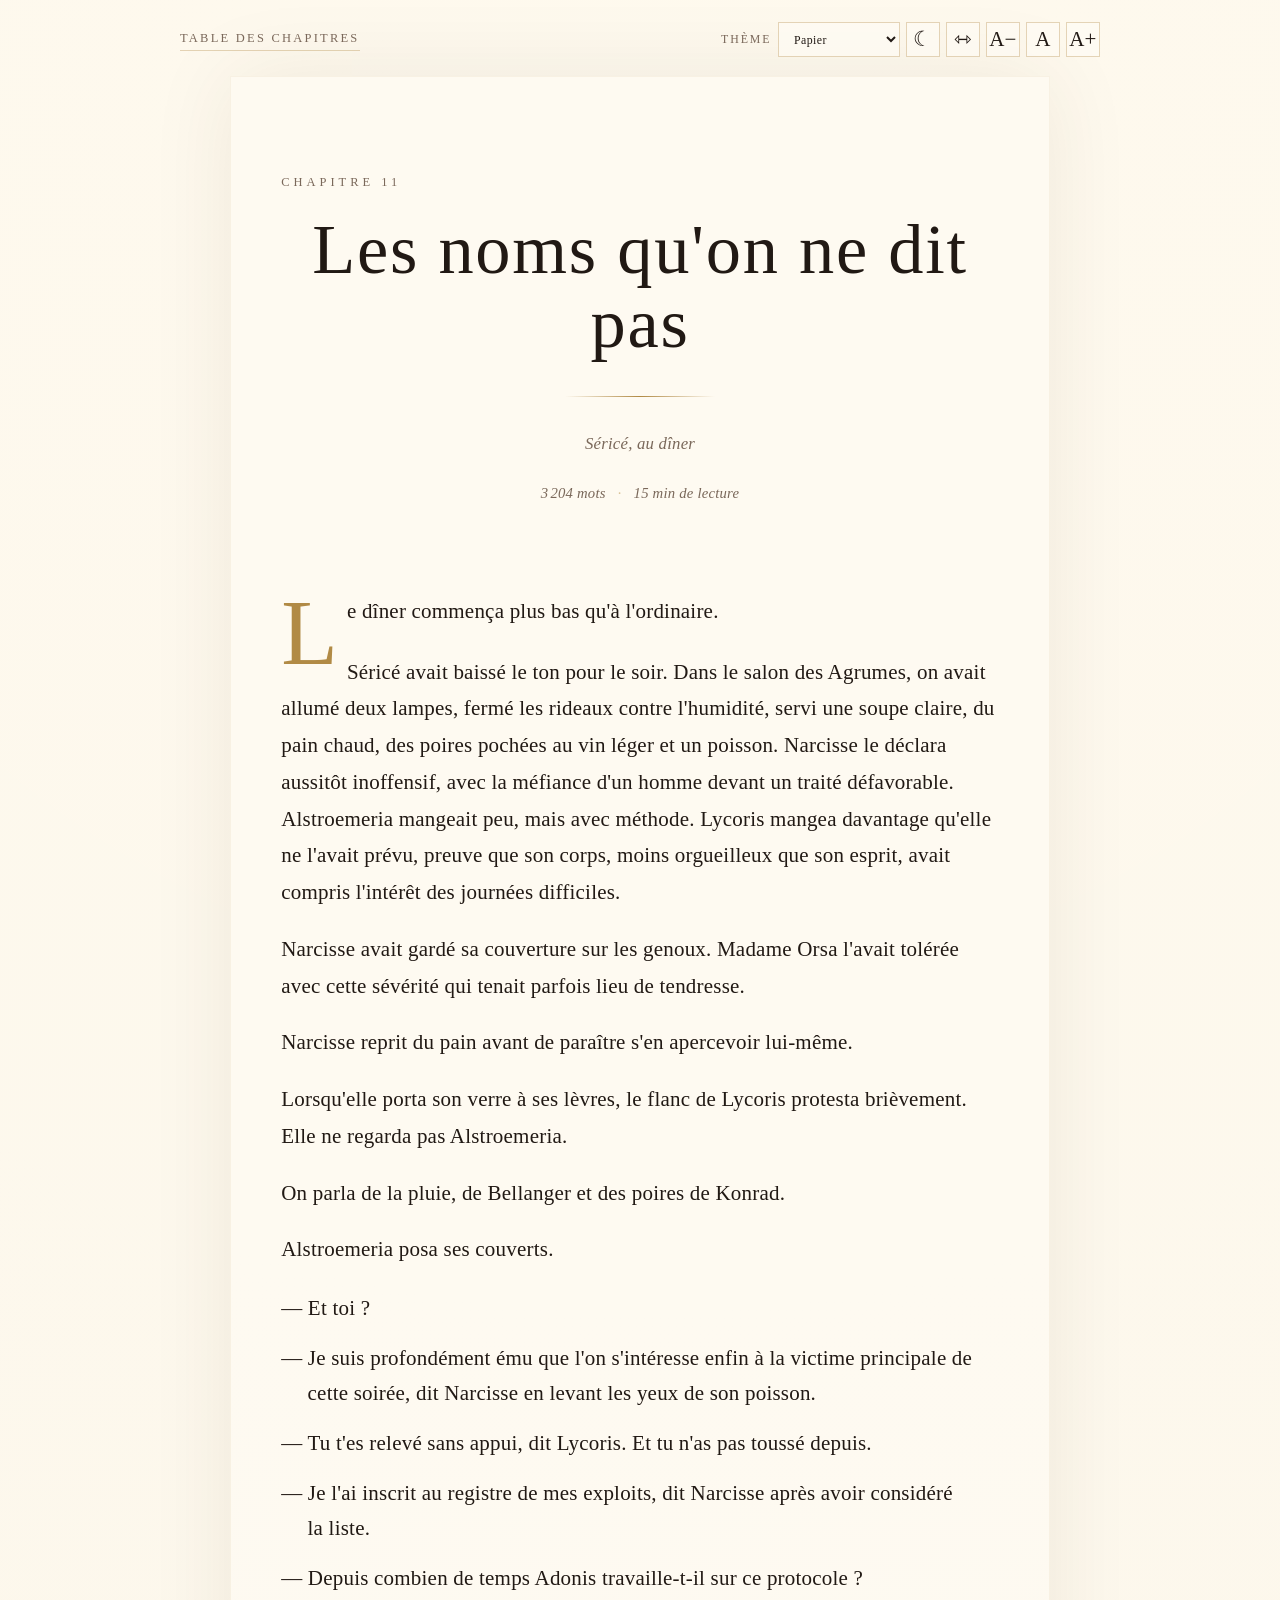
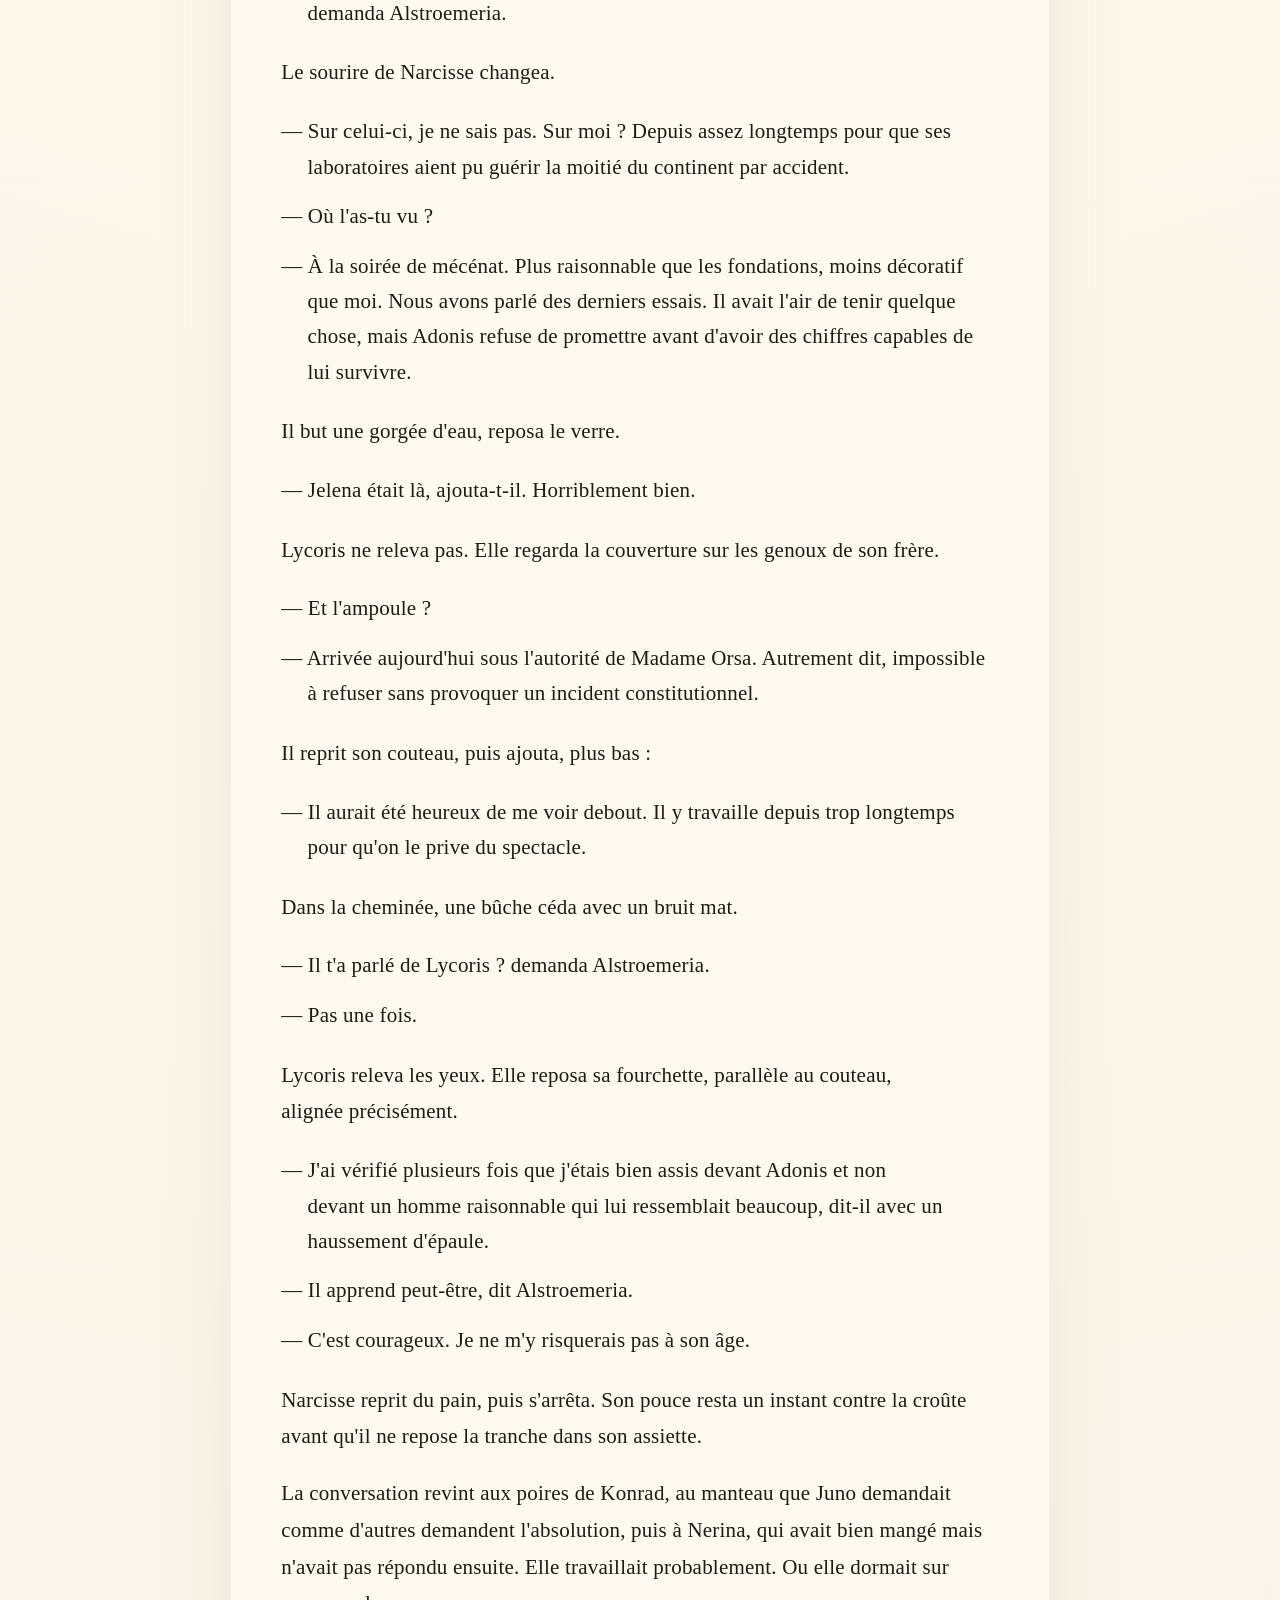
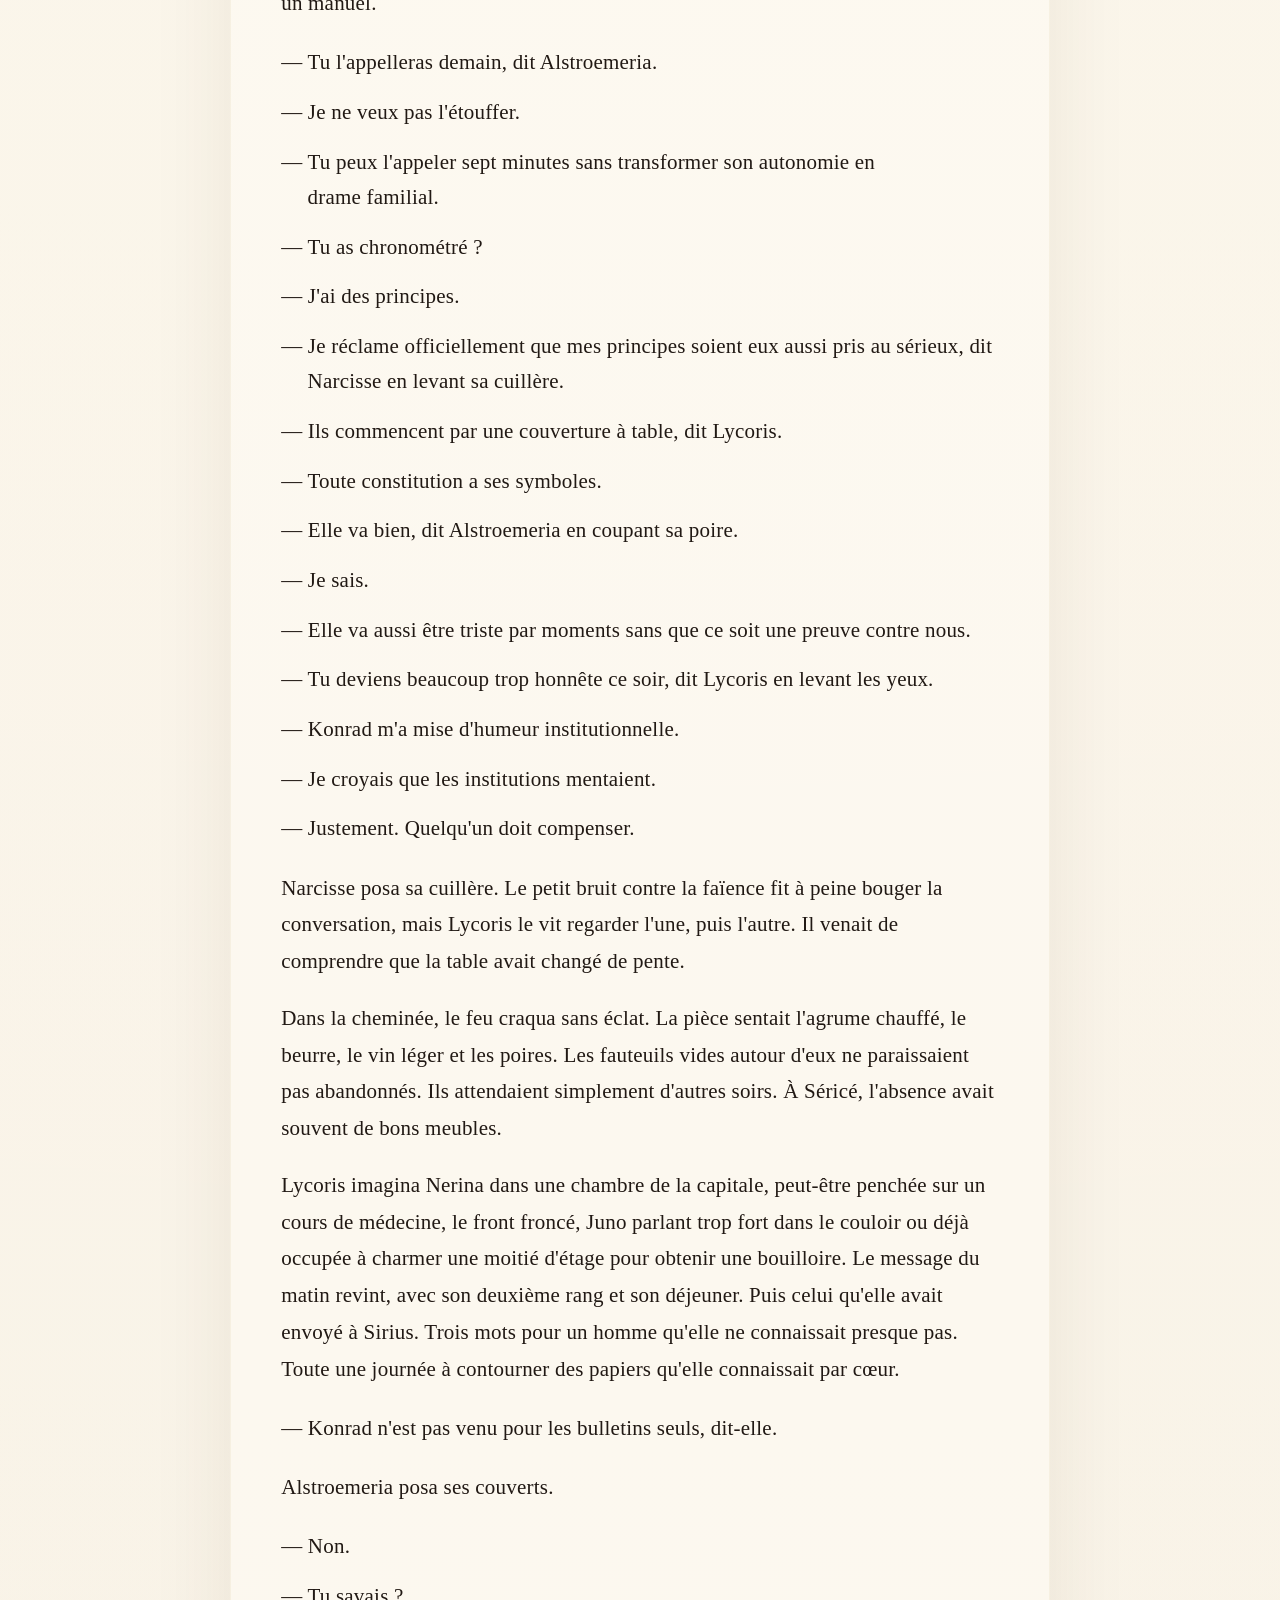
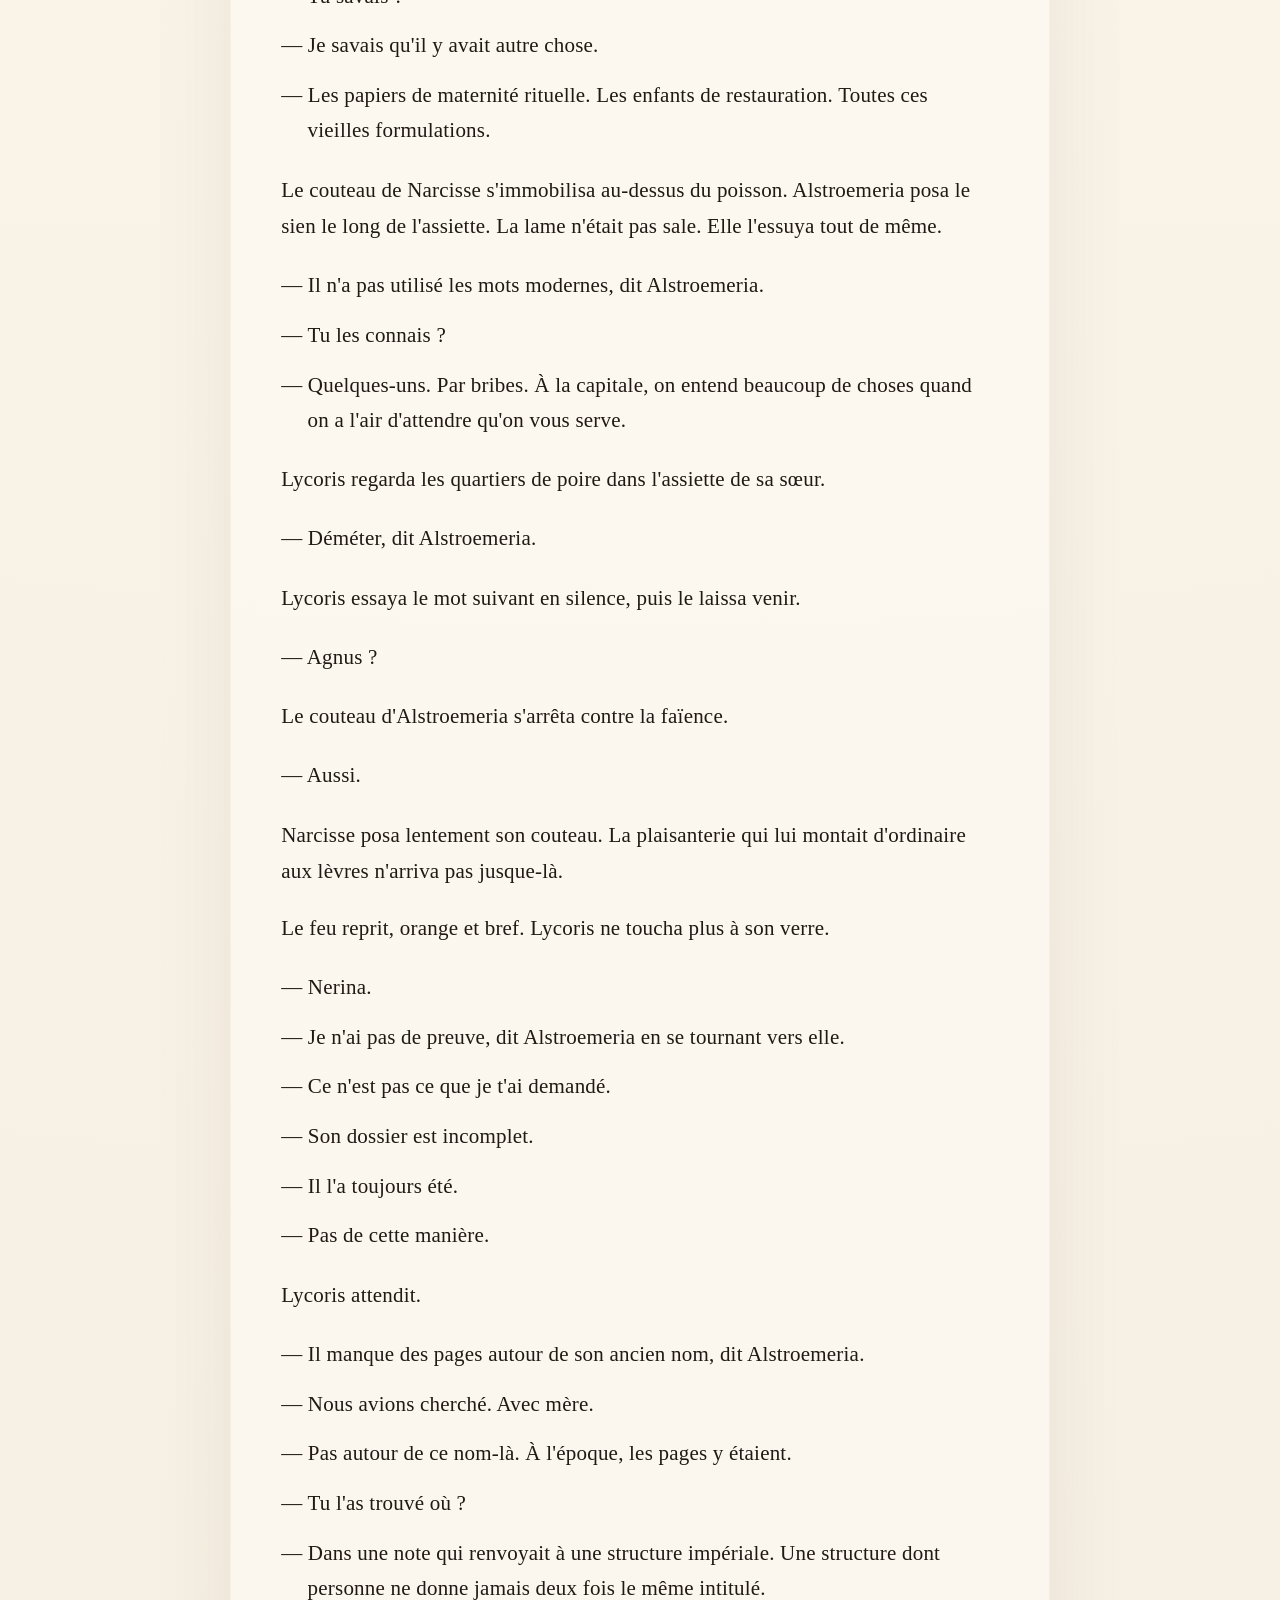
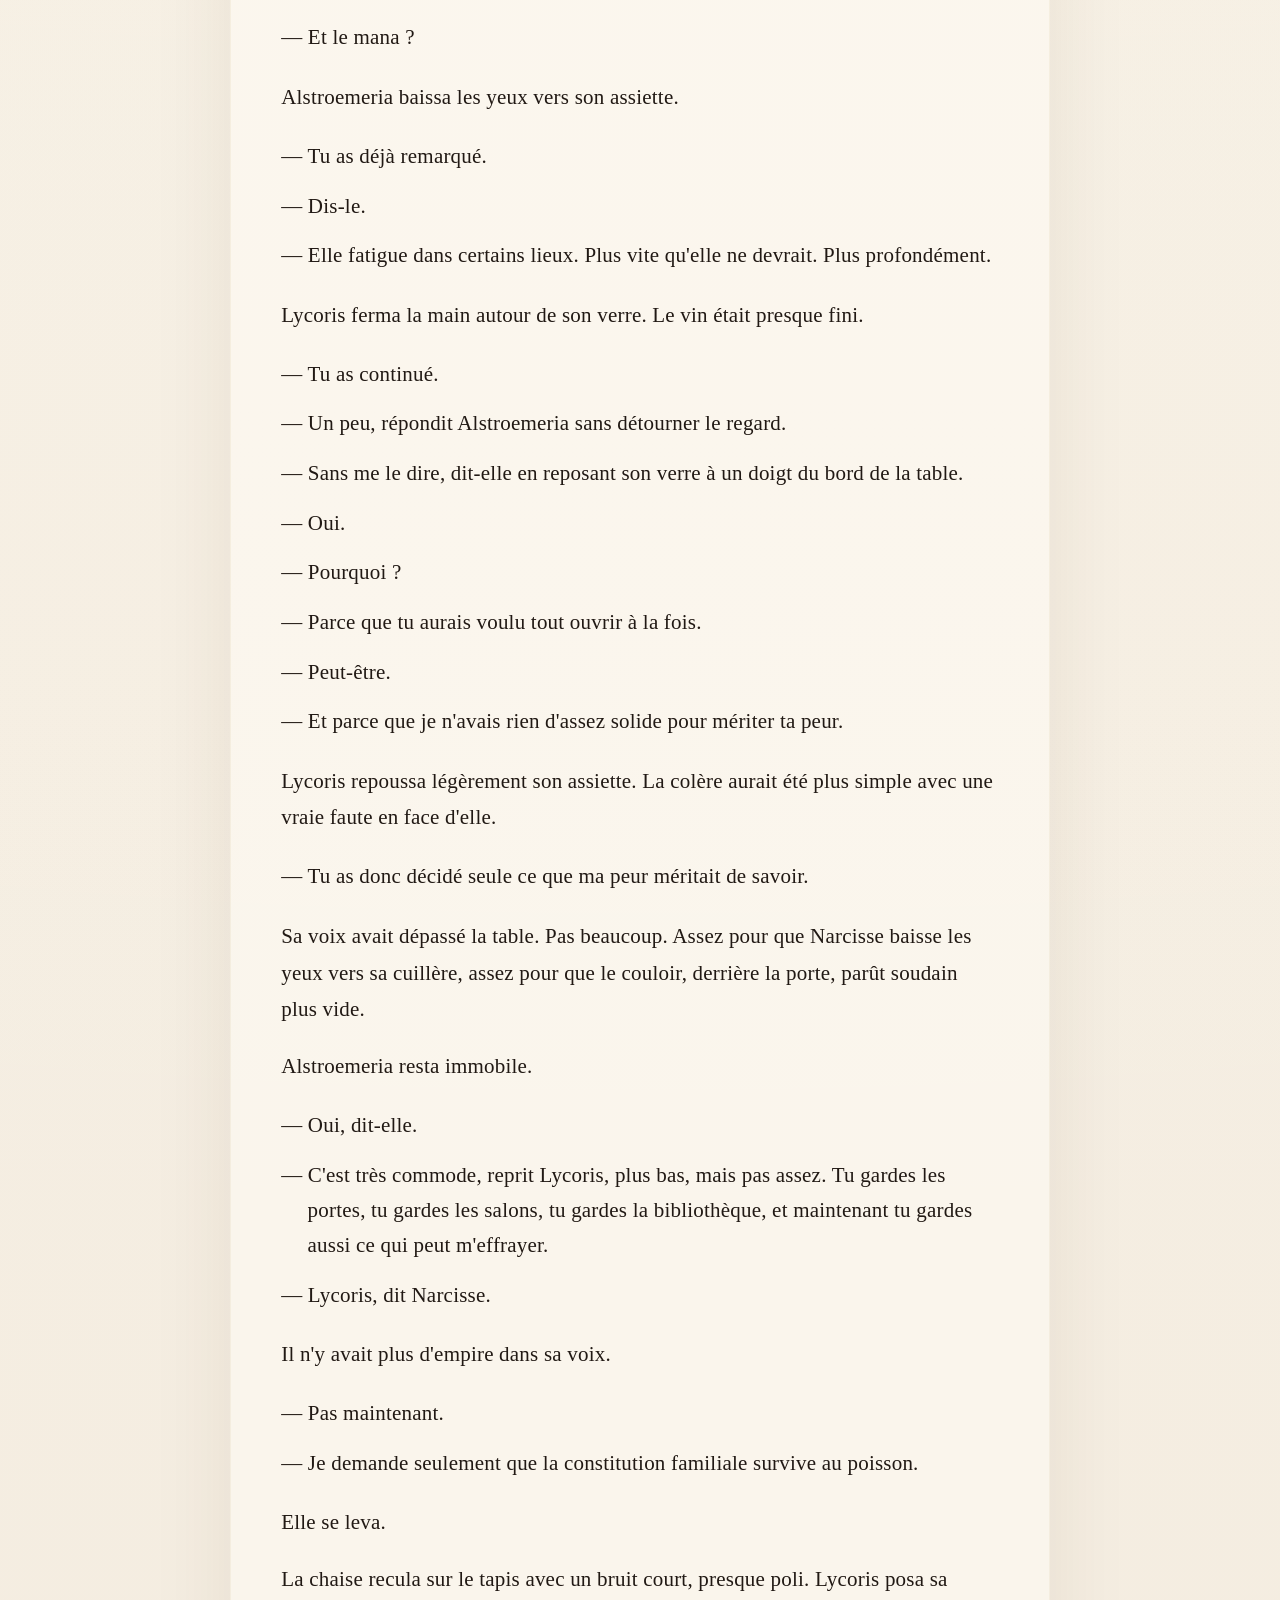
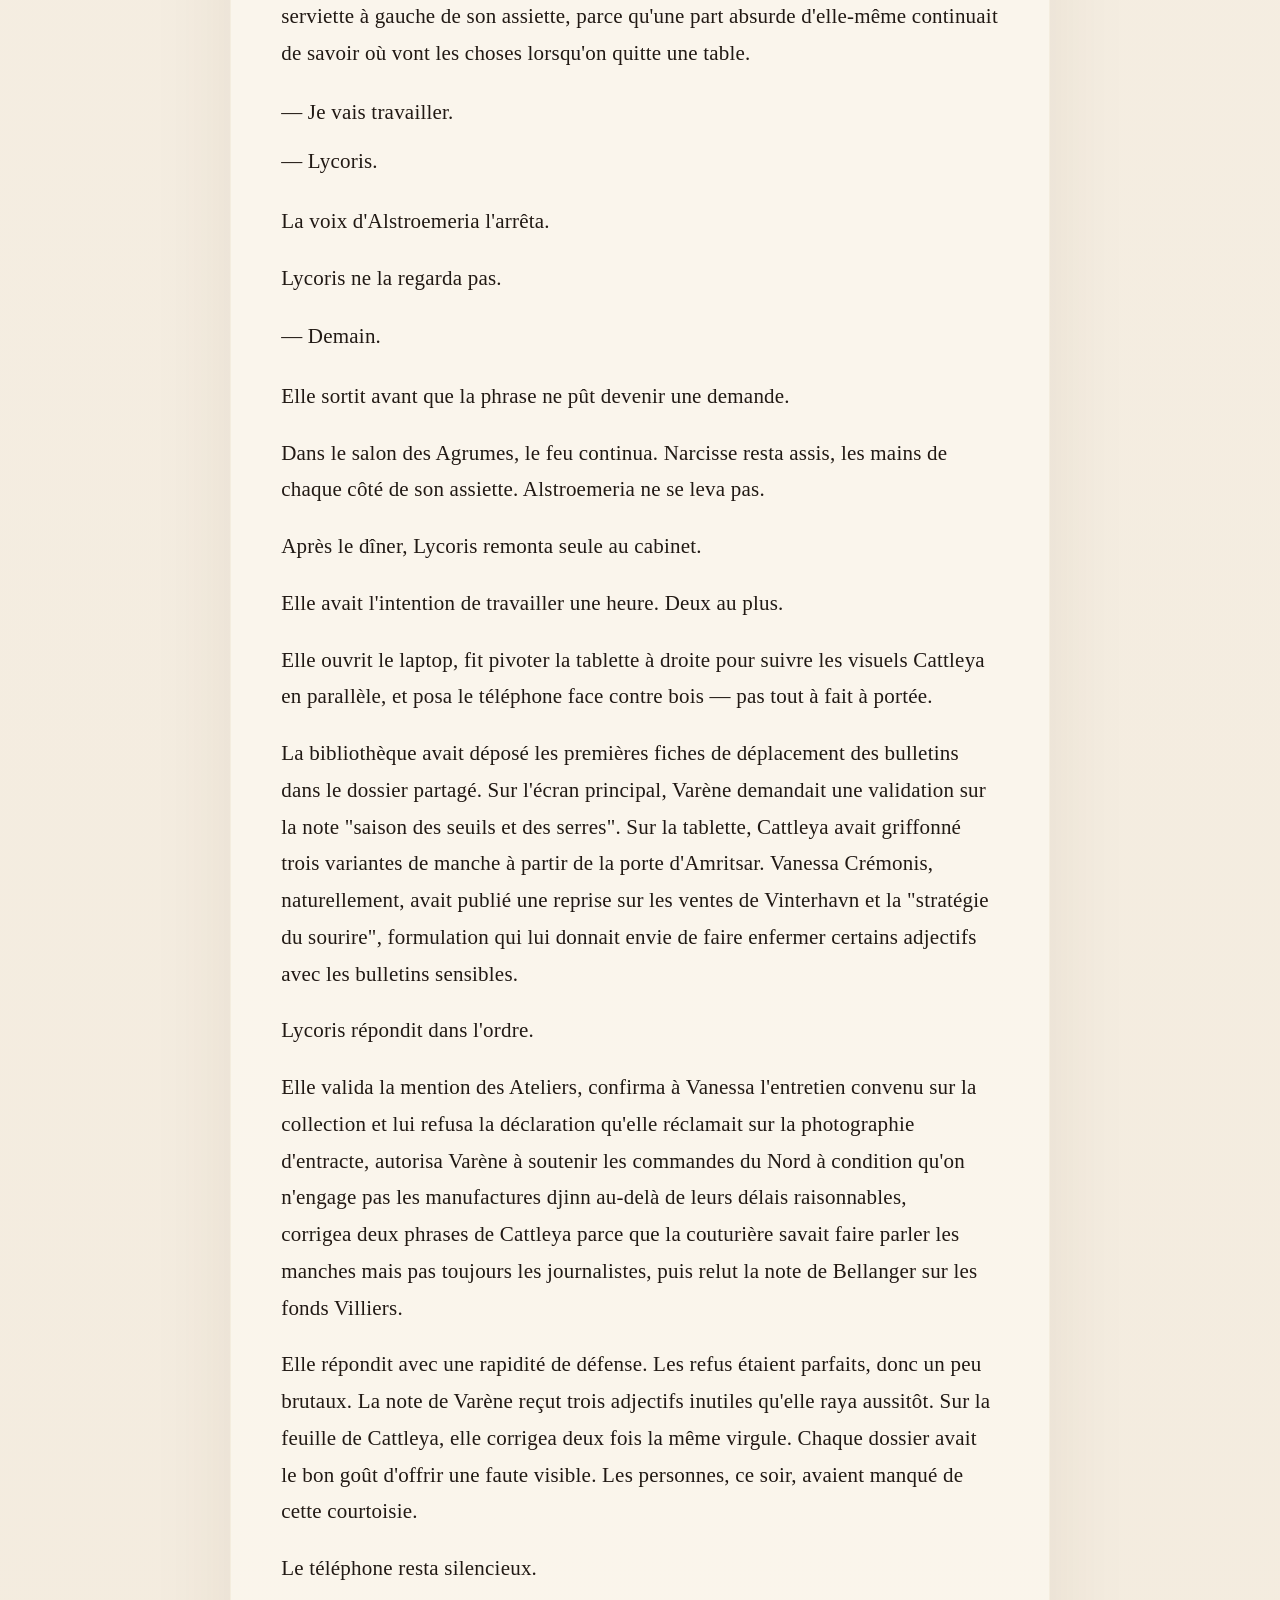
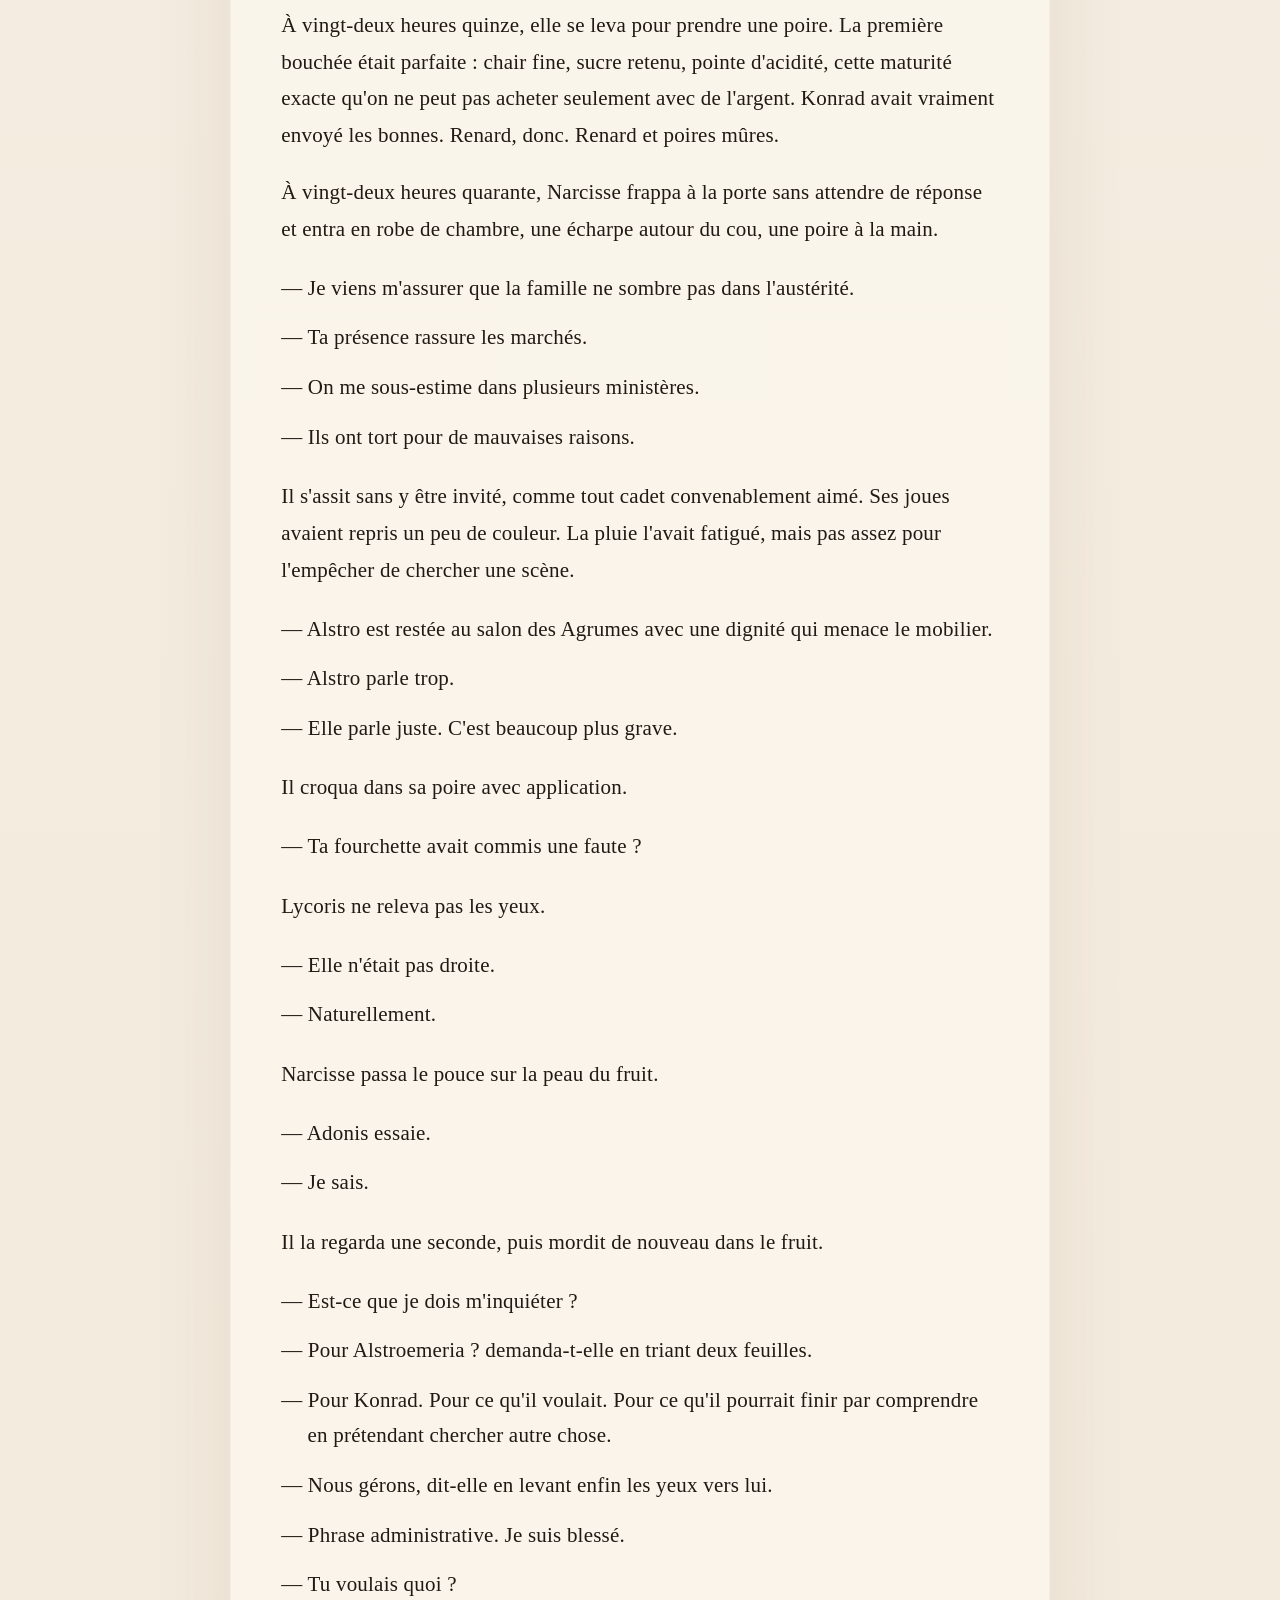
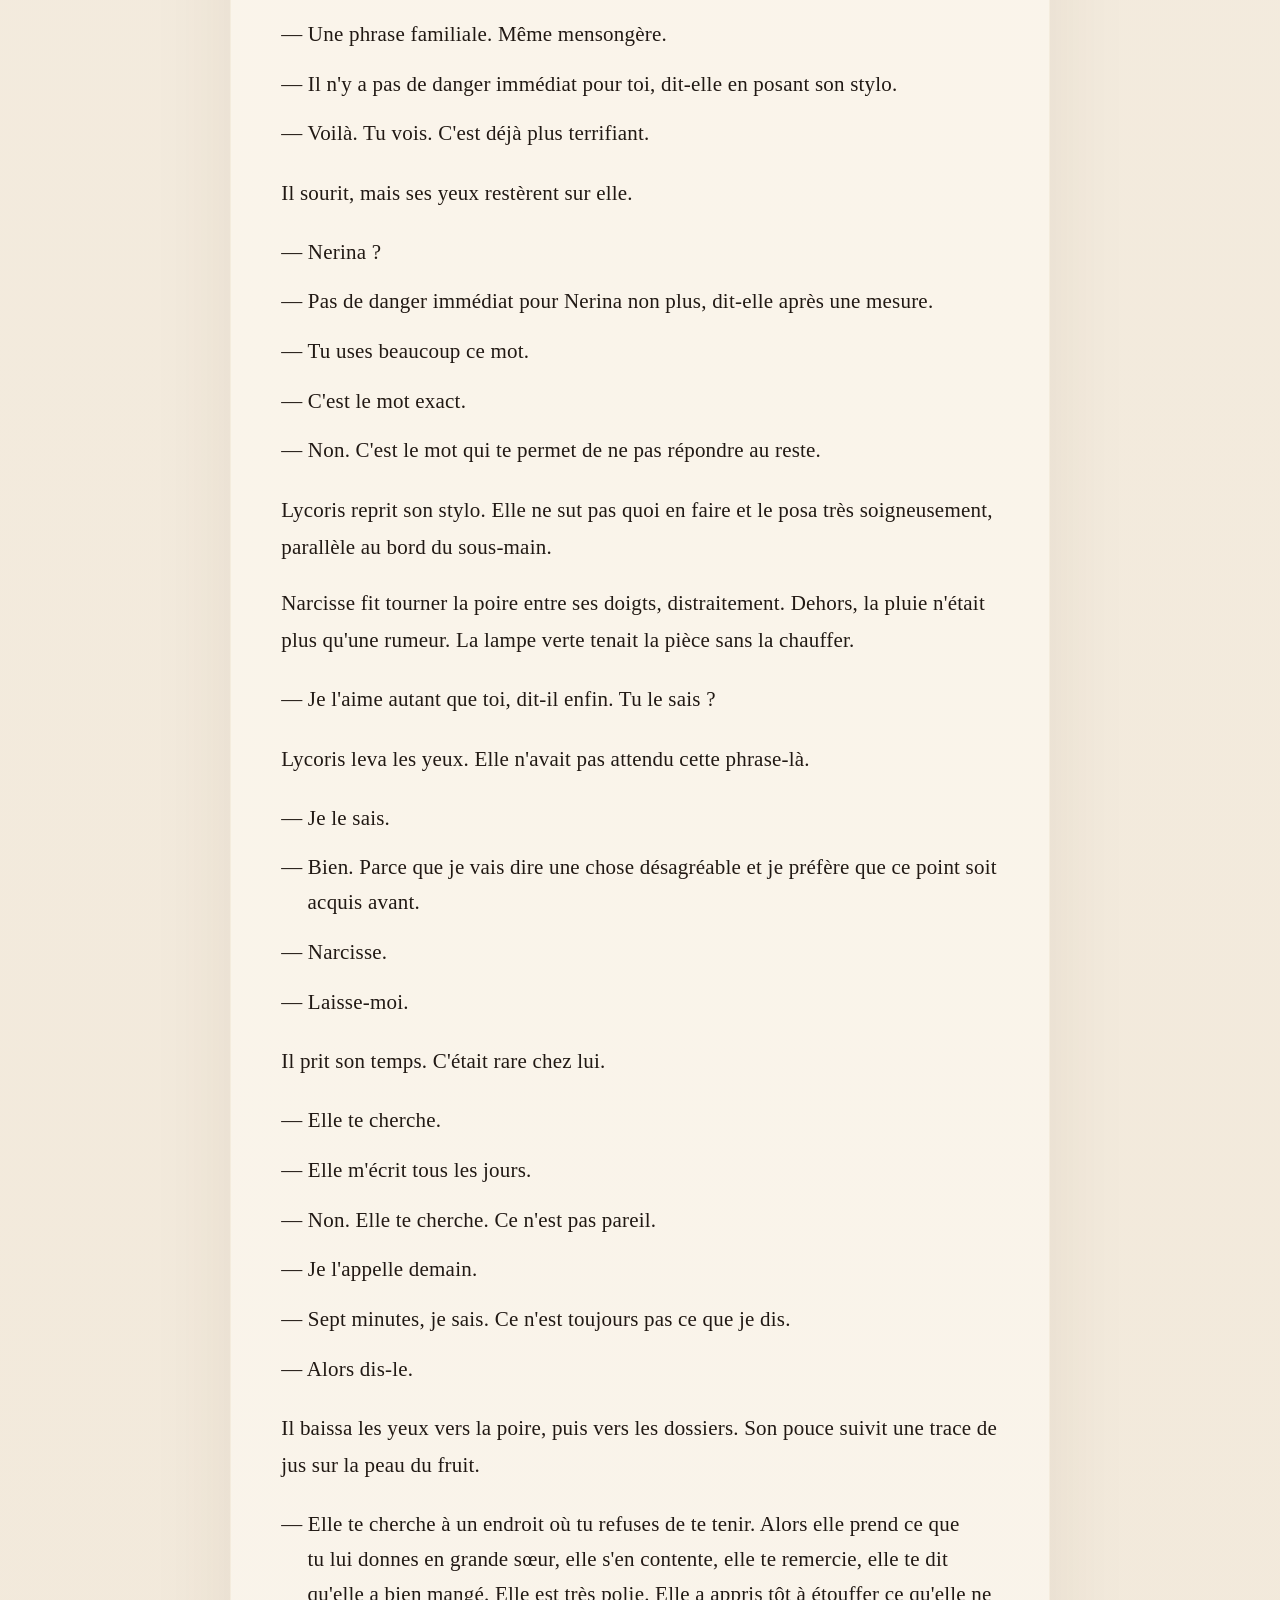
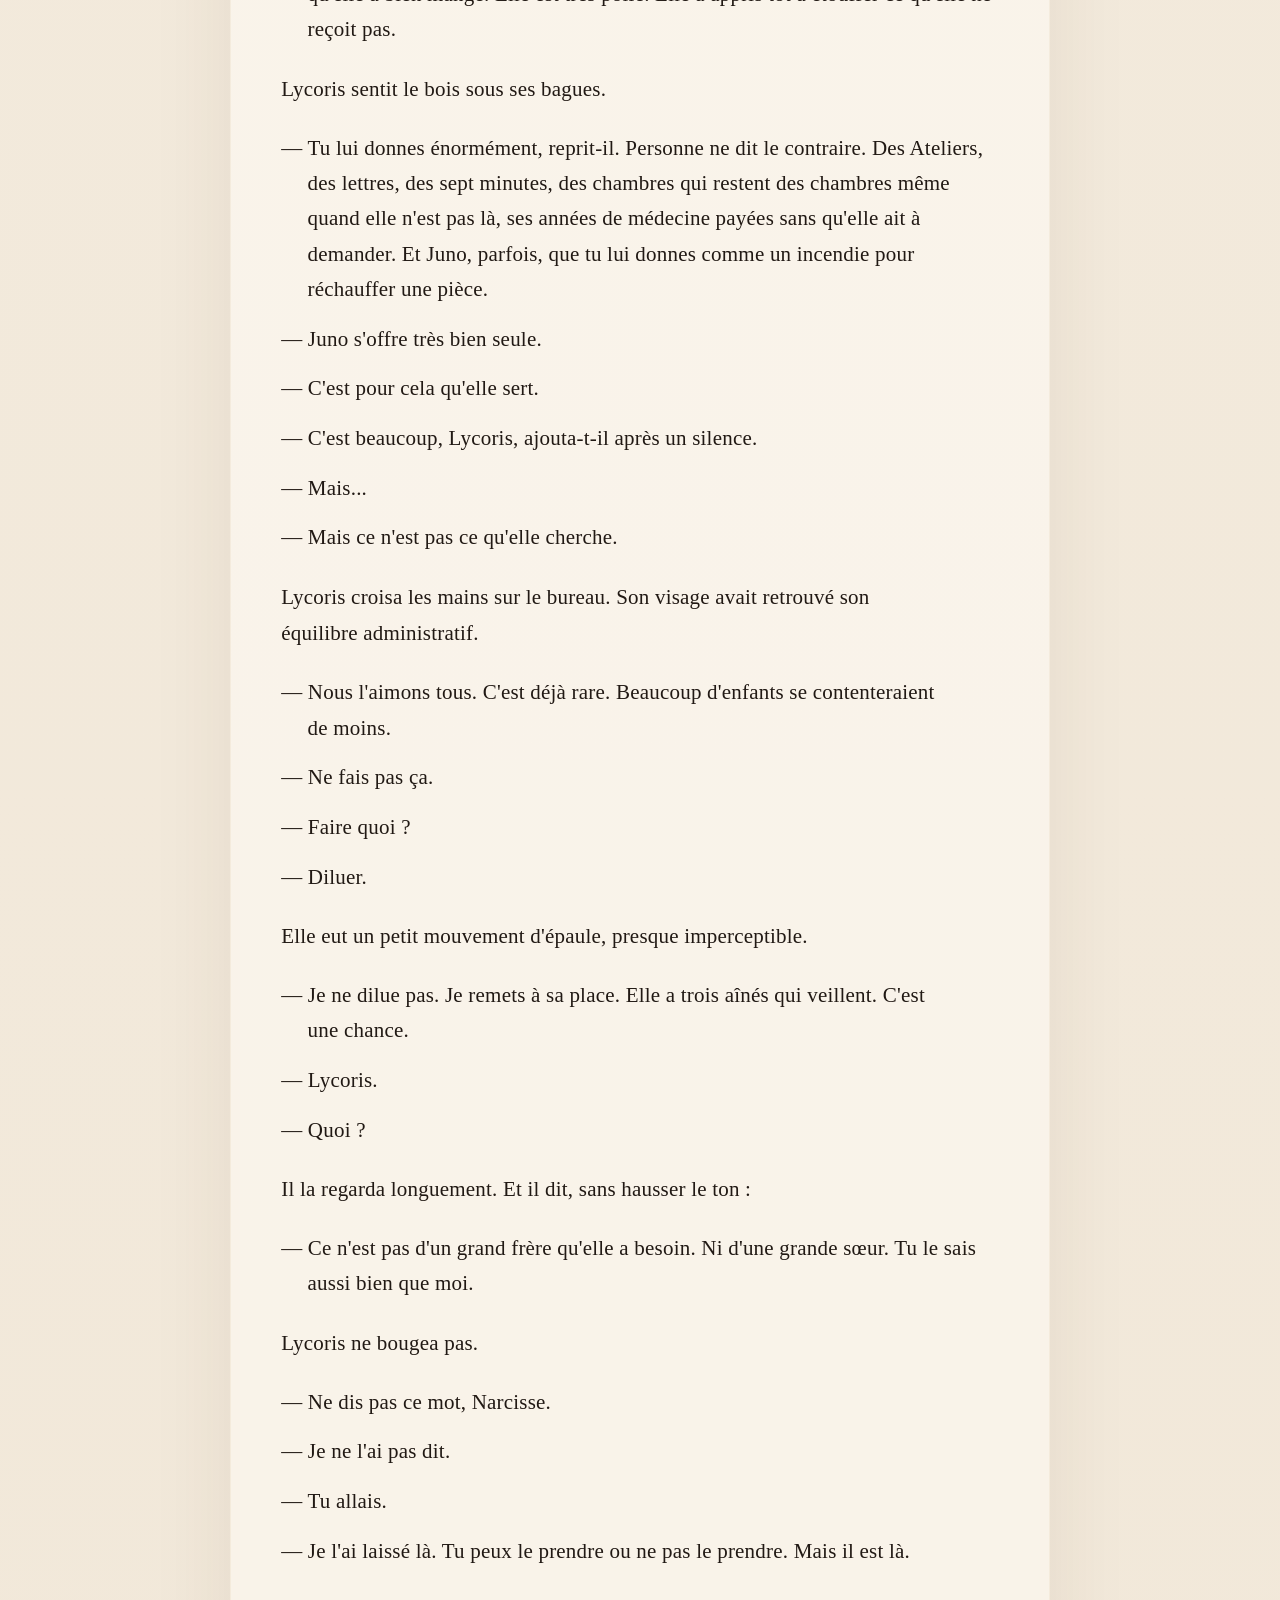
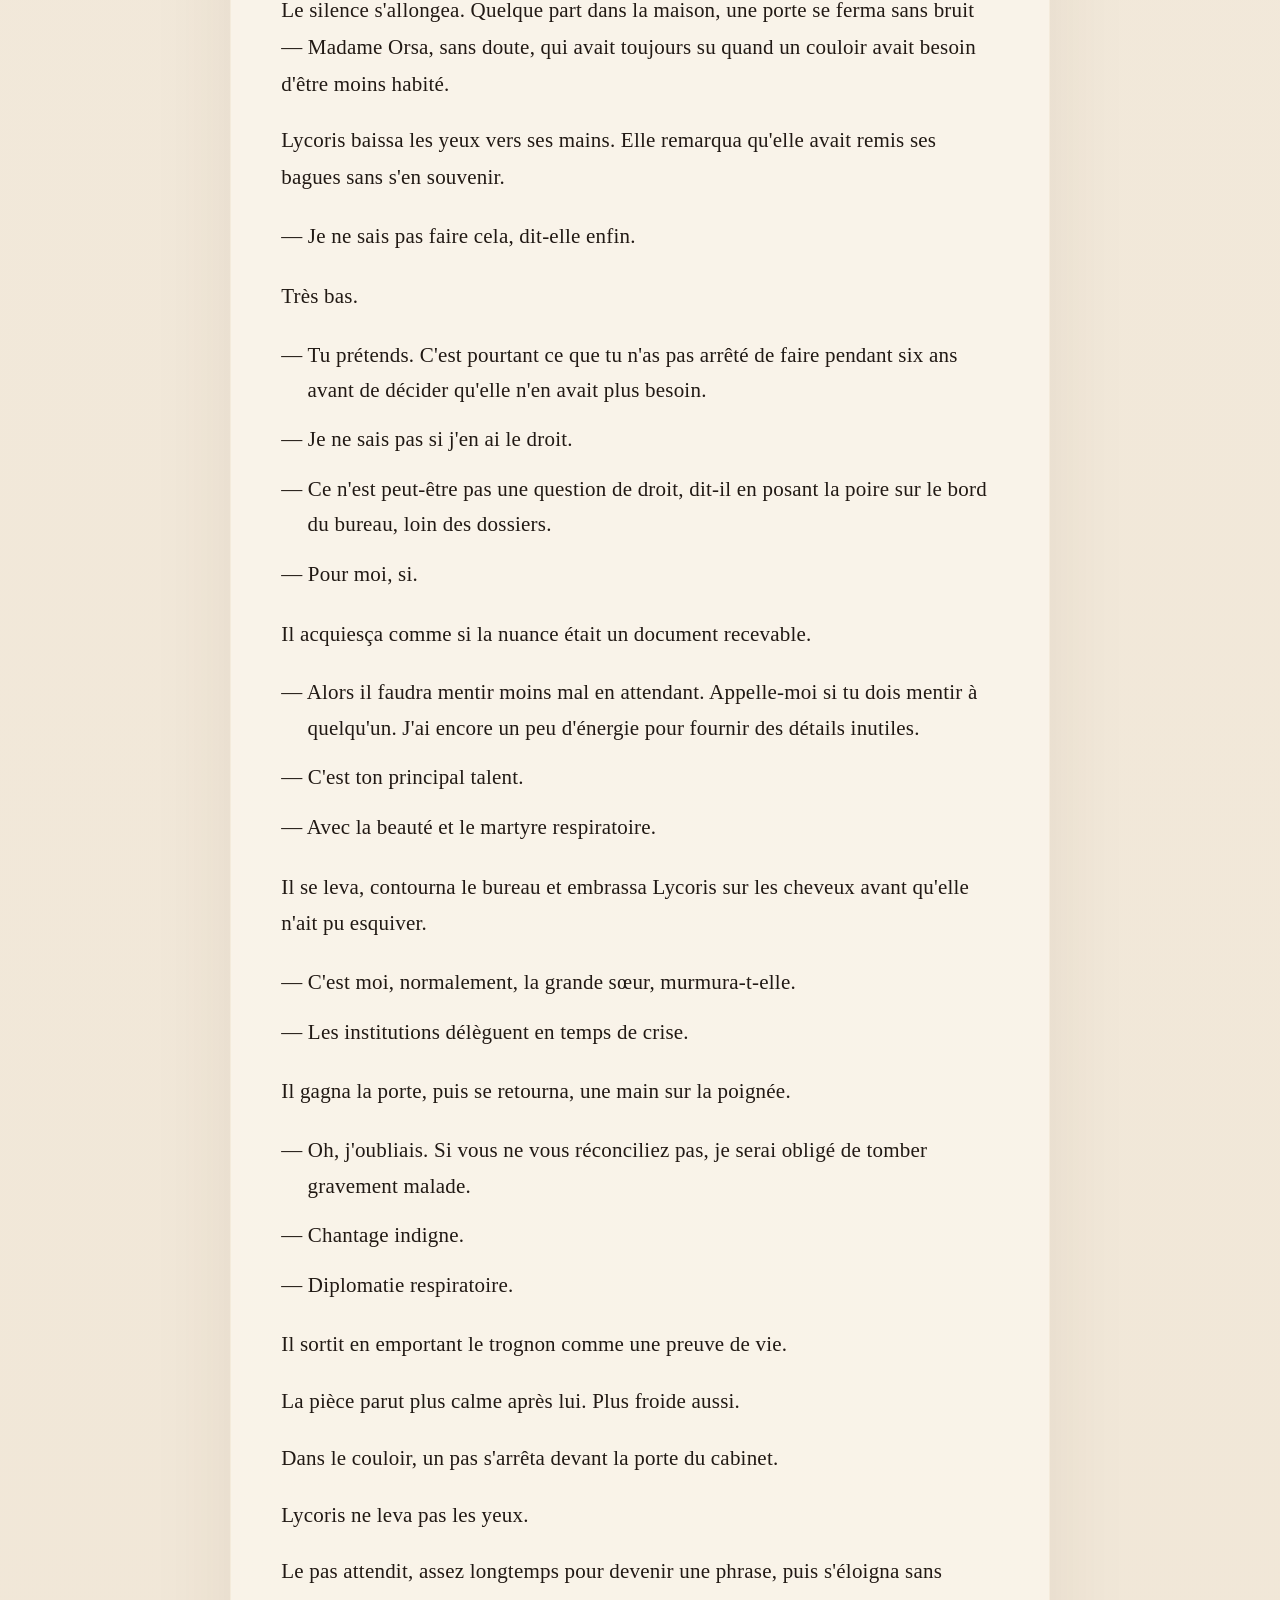
<file: chapitres/les-noms-qu-on-ne-dit-pas.html>
<!DOCTYPE html>
<html lang="fr">
<head>
  <meta charset="UTF-8" />
  <meta name="viewport" content="width=device-width, initial-scale=1" />
  <title>Les noms qu'on ne dit pas — Chapitre 11</title>
  <link rel="stylesheet" href="../assets/styles.css?v=165afee5" />
  <script src="../assets/reader.js?v=254586fc" defer></script>
</head>

<body class="chapter-page" data-chapter="les-noms-qu-on-ne-dit-pas" data-reading-minutes="15">
  <div class="reading-progress" role="progressbar" aria-label="Progression de lecture" aria-valuemin="0" aria-valuemax="100" aria-valuenow="0" data-reading-progress>
    <div class="reading-progress__bar" data-reading-progress-bar></div>
  </div>

  <a class="skip-link" href="#lecture">Aller au texte</a>

  <header class="reader-header" aria-label="Navigation du chapitre">
    <nav class="reader-bar">
      <a class="reader-link" href="../index.html">Table des chapitres</a>
      <div class="reader-actions" aria-label="Réglages de lecture">
        <label class="theme-control">
          <span>Thème</span>
          <select data-theme-select aria-label="Choisir le thème de lecture">
            <option value="paper">Papier</option>
            <option value="sepia">Sépia</option>
            <option value="night">Nuit</option>
            <option value="lycoris">Lycoris</option>
            <option value="lion">Lion</option>
          </select>
        </label>
        <button class="reader-button" type="button" data-theme-toggle aria-pressed="false" aria-label="Basculer en thème nuit" title="Basculer en thème nuit">☾</button>
        <button class="reader-button" type="button" data-width-toggle aria-label="Changer la largeur de colonne" title="Changer la largeur de colonne (W)">⇿</button>
        <button class="reader-button" type="button" data-font-decrease aria-label="Réduire la taille du texte" title="Réduire la taille du texte (−)">A−</button>
        <button class="reader-button" type="button" data-font-reset aria-label="Réinitialiser la taille du texte" title="Réinitialiser la taille du texte (0)">A</button>
        <button class="reader-button" type="button" data-font-increase aria-label="Augmenter la taille du texte" title="Augmenter la taille du texte (+)">A+</button>
      </div>
    </nav>
  </header>

  <main class="page" id="lecture">
    <div class="chapter-kicker">Chapitre 11</div>
    <h1>Les noms qu'on ne dit pas</h1>
    <div class="chapter-rule"></div>
    <div class="chapter-subtitle">Séricé, au dîner</div>
    <div class="chapter-meta" aria-label="Longueur du chapitre">
      <span>3 204 mots</span>
      <span>15 min de lecture</span>
    </div>

    <section class="opening">

      <p class="whisper">Le dîner commença plus bas qu'à l'ordinaire.</p>

      <p>Séricé avait baissé le ton pour le soir. Dans le salon des Agrumes, on avait allumé deux lampes, fermé les rideaux contre l'humidité, servi une soupe claire, du pain chaud, des poires pochées au vin léger et un poisson. Narcisse le déclara aussitôt inoffensif, avec la méfiance d'un homme devant un traité défavorable. Alstroemeria mangeait peu, mais avec méthode. Lycoris mangea davantage qu'elle ne l'avait prévu, preuve que son corps, moins orgueilleux que son esprit, avait compris l'intérêt des journées difficiles.</p>

    </section>

      <p>Narcisse avait gardé sa couverture sur les genoux. Madame Orsa l'avait tolérée avec cette sévérité qui tenait parfois lieu de tendresse.</p>

      <p>Narcisse reprit du pain avant de paraître s'en apercevoir lui-même.</p>

      <p>Lorsqu'elle porta son verre à ses lèvres, le flanc de Lycoris protesta brièvement. Elle ne regarda pas Alstroemeria.</p>

      <p>On parla de la pluie, de Bellanger et des poires de Konrad.</p>

      <p>Alstroemeria posa ses couverts.</p>

      <p class="dialogue">— Et toi ?</p>

      <p class="dialogue">— Je suis profondément ému que l'on s'intéresse enfin à la victime principale de cette soirée, dit Narcisse en levant les yeux de son poisson.</p>

      <p class="dialogue">— Tu t'es relevé sans appui, dit Lycoris. Et tu n'as pas toussé depuis.</p>

      <p class="dialogue">— Je l'ai inscrit au registre de mes exploits, dit Narcisse après avoir considéré la liste.</p>

      <p class="dialogue">— Depuis combien de temps Adonis travaille-t-il sur ce protocole ? demanda Alstroemeria.</p>

      <p>Le sourire de Narcisse changea.</p>

      <p class="dialogue">— Sur celui-ci, je ne sais pas. Sur moi ? Depuis assez longtemps pour que ses laboratoires aient pu guérir la moitié du continent par accident.</p>

      <p class="dialogue">— Où l'as-tu vu ?</p>

      <p class="dialogue">— À la soirée de mécénat. Plus raisonnable que les fondations, moins décoratif que moi. Nous avons parlé des derniers essais. Il avait l'air de tenir quelque chose, mais Adonis refuse de promettre avant d'avoir des chiffres capables de lui survivre.</p>

      <p>Il but une gorgée d'eau, reposa le verre.</p>

      <p class="dialogue">— Jelena était là, ajouta-t-il. Horriblement bien.</p>

      <p>Lycoris ne releva pas. Elle regarda la couverture sur les genoux de son frère.</p>

      <p class="dialogue">— Et l'ampoule ?</p>

      <p class="dialogue">— Arrivée aujourd'hui sous l'autorité de Madame Orsa. Autrement dit, impossible à refuser sans provoquer un incident constitutionnel.</p>

      <p class="whisper">Il reprit son couteau, puis ajouta, plus bas :</p>

      <p class="dialogue">— Il aurait été heureux de me voir debout. Il y travaille depuis trop longtemps pour qu'on le prive du spectacle.</p>

      <p>Dans la cheminée, une bûche céda avec un bruit mat.</p>

      <p class="dialogue">— Il t'a parlé de Lycoris ? demanda Alstroemeria.</p>

      <p class="dialogue">— Pas une fois.</p>

      <p>Lycoris releva les yeux. Elle reposa sa fourchette, parallèle au couteau, alignée précisément.</p>

      <p class="dialogue">— J'ai vérifié plusieurs fois que j'étais bien assis devant Adonis et non devant un homme raisonnable qui lui ressemblait beaucoup, dit-il avec un haussement d'épaule.</p>

      <p class="dialogue">— Il apprend peut-être, dit Alstroemeria.</p>

      <p class="dialogue">— C'est courageux. Je ne m'y risquerais pas à son âge.</p>

      <p>Narcisse reprit du pain, puis s'arrêta. Son pouce resta un instant contre la croûte avant qu'il ne repose la tranche dans son assiette.</p>

      <p>La conversation revint aux poires de Konrad, au manteau que Juno demandait comme d'autres demandent l'absolution, puis à Nerina, qui avait bien mangé mais n'avait pas répondu ensuite. Elle travaillait probablement. Ou elle dormait sur un manuel.</p>

      <p class="dialogue">— Tu l'appelleras demain, dit Alstroemeria.</p>

      <p class="dialogue">— Je ne veux pas l'étouffer.</p>

      <p class="dialogue">— Tu peux l'appeler sept minutes sans transformer son autonomie en drame familial.</p>

      <p class="dialogue">— Tu as chronométré ?</p>

      <p class="dialogue">— J'ai des principes.</p>

      <p class="dialogue">— Je réclame officiellement que mes principes soient eux aussi pris au sérieux, dit Narcisse en levant sa cuillère.</p>

      <p class="dialogue">— Ils commencent par une couverture à table, dit Lycoris.</p>

      <p class="dialogue">— Toute constitution a ses symboles.</p>

      <p class="dialogue">— Elle va bien, dit Alstroemeria en coupant sa poire.</p>

      <p class="dialogue">— Je sais.</p>

      <p class="dialogue">— Elle va aussi être triste par moments sans que ce soit une preuve contre nous.</p>

      <p class="dialogue">— Tu deviens beaucoup trop honnête ce soir, dit Lycoris en levant les yeux.</p>

      <p class="dialogue">— Konrad m'a mise d'humeur institutionnelle.</p>

      <p class="dialogue">— Je croyais que les institutions mentaient.</p>

      <p class="dialogue">— Justement. Quelqu'un doit compenser.</p>

      <p>Narcisse posa sa cuillère. Le petit bruit contre la faïence fit à peine bouger la conversation, mais Lycoris le vit regarder l'une, puis l'autre. Il venait de comprendre que la table avait changé de pente.</p>

      <p>Dans la cheminée, le feu craqua sans éclat. La pièce sentait l'agrume chauffé, le beurre, le vin léger et les poires. Les fauteuils vides autour d'eux ne paraissaient pas abandonnés. Ils attendaient simplement d'autres soirs. À Séricé, l'absence avait souvent de bons meubles.</p>

      <p>Lycoris imagina Nerina dans une chambre de la capitale, peut-être penchée sur un cours de médecine, le front froncé, Juno parlant trop fort dans le couloir ou déjà occupée à charmer une moitié d'étage pour obtenir une bouilloire. Le message du matin revint, avec son deuxième rang et son déjeuner. Puis celui qu'elle avait envoyé à Sirius. Trois mots pour un homme qu'elle ne connaissait presque pas. Toute une journée à contourner des papiers qu'elle connaissait par cœur.</p>

      <p class="dialogue">— Konrad n'est pas venu pour les bulletins seuls, dit-elle.</p>

      <p>Alstroemeria posa ses couverts.</p>

      <p class="dialogue">— Non.</p>

      <p class="dialogue">— Tu savais ?</p>

      <p class="dialogue">— Je savais qu'il y avait autre chose.</p>

      <p class="dialogue">— Les papiers de maternité rituelle. Les enfants de restauration. Toutes ces vieilles formulations.</p>

      <p>Le couteau de Narcisse s'immobilisa au-dessus du poisson. Alstroemeria posa le sien le long de l'assiette. La lame n'était pas sale. Elle l'essuya tout de même.</p>

      <p class="dialogue">— Il n'a pas utilisé les mots modernes, dit Alstroemeria.</p>

      <p class="dialogue">— Tu les connais ?</p>

      <p class="dialogue">— Quelques-uns. Par bribes. À la capitale, on entend beaucoup de choses quand on a l'air d'attendre qu'on vous serve.</p>

      <p>Lycoris regarda les quartiers de poire dans l'assiette de sa sœur.</p>

      <p class="dialogue">— Déméter, dit Alstroemeria.</p>

      <p>Lycoris essaya le mot suivant en silence, puis le laissa venir.</p>

      <p class="dialogue">— Agnus ?</p>

      <p>Le couteau d'Alstroemeria s'arrêta contre la faïence.</p>

      <p class="dialogue">— Aussi.</p>

      <p>Narcisse posa lentement son couteau. La plaisanterie qui lui montait d'ordinaire aux lèvres n'arriva pas jusque-là.</p>

      <p>Le feu reprit, orange et bref. Lycoris ne toucha plus à son verre.</p>

      <p class="dialogue">— Nerina.</p>

      <p class="dialogue">— Je n'ai pas de preuve, dit Alstroemeria en se tournant vers elle.</p>

      <p class="dialogue">— Ce n'est pas ce que je t'ai demandé.</p>

      <p class="dialogue">— Son dossier est incomplet.</p>

      <p class="dialogue">— Il l'a toujours été.</p>

      <p class="dialogue">— Pas de cette manière.</p>

      <p>Lycoris attendit.</p>

      <p class="dialogue">— Il manque des pages autour de son ancien nom, dit Alstroemeria.</p>

      <p class="dialogue">— Nous avions cherché. Avec mère.</p>

      <p class="dialogue">— Pas autour de ce nom-là. À l'époque, les pages y étaient.</p>

      <p class="dialogue">— Tu l'as trouvé où ?</p>

      <p class="dialogue">— Dans une note qui renvoyait à une structure impériale. Une structure dont personne ne donne jamais deux fois le même intitulé.</p>

      <p class="dialogue">— Et le mana ?</p>

      <p>Alstroemeria baissa les yeux vers son assiette.</p>

      <p class="dialogue">— Tu as déjà remarqué.</p>

      <p class="dialogue">— Dis-le.</p>

      <p class="dialogue">— Elle fatigue dans certains lieux. Plus vite qu'elle ne devrait. Plus profondément.</p>

      <p>Lycoris ferma la main autour de son verre. Le vin était presque fini.</p>

      <p class="dialogue">— Tu as continué.</p>

      <p class="dialogue">— Un peu, répondit Alstroemeria sans détourner le regard.</p>

      <p class="dialogue">— Sans me le dire, dit-elle en reposant son verre à un doigt du bord de la table.</p>

      <p class="dialogue">— Oui.</p>

      <p class="dialogue">— Pourquoi ?</p>

      <p class="dialogue">— Parce que tu aurais voulu tout ouvrir à la fois.</p>

      <p class="dialogue">— Peut-être.</p>

      <p class="dialogue">— Et parce que je n'avais rien d'assez solide pour mériter ta peur.</p>

      <p>Lycoris repoussa légèrement son assiette. La colère aurait été plus simple avec une vraie faute en face d'elle.</p>

      <p class="dialogue">— Tu as donc décidé seule ce que ma peur méritait de savoir.</p>

      <p>Sa voix avait dépassé la table. Pas beaucoup. Assez pour que Narcisse baisse les yeux vers sa cuillère, assez pour que le couloir, derrière la porte, parût soudain plus vide.</p>

      <p>Alstroemeria resta immobile.</p>

      <p class="dialogue">— Oui, dit-elle.</p>

      <p class="dialogue whisper">— C'est très commode, reprit Lycoris, plus bas, mais pas assez. Tu gardes les portes, tu gardes les salons, tu gardes la bibliothèque, et maintenant tu gardes aussi ce qui peut m'effrayer.</p>

      <p class="dialogue">— Lycoris, dit Narcisse.</p>

      <p>Il n'y avait plus d'empire dans sa voix.</p>

      <p class="dialogue">— Pas maintenant.</p>

      <p class="dialogue">— Je demande seulement que la constitution familiale survive au poisson.</p>

      <p>Elle se leva.</p>

      <p>La chaise recula sur le tapis avec un bruit court, presque poli. Lycoris posa sa serviette à gauche de son assiette, parce qu'une part absurde d'elle-même continuait de savoir où vont les choses lorsqu'on quitte une table.</p>

      <p class="dialogue">— Je vais travailler.</p>

      <p class="dialogue">— Lycoris.</p>

      <p>La voix d'Alstroemeria l'arrêta.</p>

      <p>Lycoris ne la regarda pas.</p>

      <p class="dialogue">— Demain.</p>

      <p>Elle sortit avant que la phrase ne pût devenir une demande.</p>

      <p>Dans le salon des Agrumes, le feu continua. Narcisse resta assis, les mains de chaque côté de son assiette. Alstroemeria ne se leva pas.</p>

      <p>Après le dîner, Lycoris remonta seule au cabinet.</p>

      <p>Elle avait l'intention de travailler une heure. Deux au plus.</p>

      <p>Elle ouvrit le laptop, fit pivoter la tablette à droite pour suivre les visuels Cattleya en parallèle, et posa le téléphone face contre bois — pas tout à fait à portée.</p>

      <p>La bibliothèque avait déposé les premières fiches de déplacement des bulletins dans le dossier partagé. Sur l'écran principal, Varène demandait une validation sur la note &quot;saison des seuils et des serres&quot;. Sur la tablette, Cattleya avait griffonné trois variantes de manche à partir de la porte d'Amritsar. Vanessa Crémonis, naturellement, avait publié une reprise sur les ventes de Vinterhavn et la &quot;stratégie du sourire&quot;, formulation qui lui donnait envie de faire enfermer certains adjectifs avec les bulletins sensibles.</p>

      <p>Lycoris répondit dans l'ordre.</p>

      <p>Elle valida la mention des Ateliers, confirma à Vanessa l'entretien convenu sur la collection et lui refusa la déclaration qu'elle réclamait sur la photographie d'entracte, autorisa Varène à soutenir les commandes du Nord à condition qu'on n'engage pas les manufactures djinn au-delà de leurs délais raisonnables, corrigea deux phrases de Cattleya parce que la couturière savait faire parler les manches mais pas toujours les journalistes, puis relut la note de Bellanger sur les fonds Villiers.</p>

      <p>Elle répondit avec une rapidité de défense. Les refus étaient parfaits, donc un peu brutaux. La note de Varène reçut trois adjectifs inutiles qu'elle raya aussitôt. Sur la feuille de Cattleya, elle corrigea deux fois la même virgule. Chaque dossier avait le bon goût d'offrir une faute visible. Les personnes, ce soir, avaient manqué de cette courtoisie.</p>

      <p>Le téléphone resta silencieux.</p>

      <p>À vingt-deux heures quinze, elle se leva pour prendre une poire. La première bouchée était parfaite : chair fine, sucre retenu, pointe d'acidité, cette maturité exacte qu'on ne peut pas acheter seulement avec de l'argent. Konrad avait vraiment envoyé les bonnes. Renard, donc. Renard et poires mûres.</p>

      <p>À vingt-deux heures quarante, Narcisse frappa à la porte sans attendre de réponse et entra en robe de chambre, une écharpe autour du cou, une poire à la main.</p>

      <p class="dialogue">— Je viens m'assurer que la famille ne sombre pas dans l'austérité.</p>

      <p class="dialogue">— Ta présence rassure les marchés.</p>

      <p class="dialogue">— On me sous-estime dans plusieurs ministères.</p>

      <p class="dialogue">— Ils ont tort pour de mauvaises raisons.</p>

      <p>Il s'assit sans y être invité, comme tout cadet convenablement aimé. Ses joues avaient repris un peu de couleur. La pluie l'avait fatigué, mais pas assez pour l'empêcher de chercher une scène.</p>

      <p class="dialogue">— Alstro est restée au salon des Agrumes avec une dignité qui menace le mobilier.</p>

      <p class="dialogue">— Alstro parle trop.</p>

      <p class="dialogue">— Elle parle juste. C'est beaucoup plus grave.</p>

      <p>Il croqua dans sa poire avec application.</p>

      <p class="dialogue">— Ta fourchette avait commis une faute ?</p>

      <p>Lycoris ne releva pas les yeux.</p>

      <p class="dialogue">— Elle n'était pas droite.</p>

      <p class="dialogue">— Naturellement.</p>

      <p>Narcisse passa le pouce sur la peau du fruit.</p>

      <p class="dialogue">— Adonis essaie.</p>

      <p class="dialogue">— Je sais.</p>

      <p>Il la regarda une seconde, puis mordit de nouveau dans le fruit.</p>

      <p class="dialogue">— Est-ce que je dois m'inquiéter ?</p>

      <p class="dialogue">— Pour Alstroemeria ? demanda-t-elle en triant deux feuilles.</p>

      <p class="dialogue">— Pour Konrad. Pour ce qu'il voulait. Pour ce qu'il pourrait finir par comprendre en prétendant chercher autre chose.</p>

      <p class="dialogue">— Nous gérons, dit-elle en levant enfin les yeux vers lui.</p>

      <p class="dialogue">— Phrase administrative. Je suis blessé.</p>

      <p class="dialogue">— Tu voulais quoi ?</p>

      <p class="dialogue">— Une phrase familiale. Même mensongère.</p>

      <p class="dialogue">— Il n'y a pas de danger immédiat pour toi, dit-elle en posant son stylo.</p>

      <p class="dialogue">— Voilà. Tu vois. C'est déjà plus terrifiant.</p>

      <p>Il sourit, mais ses yeux restèrent sur elle.</p>

      <p class="dialogue">— Nerina ?</p>

      <p class="dialogue">— Pas de danger immédiat pour Nerina non plus, dit-elle après une mesure.</p>

      <p class="dialogue">— Tu uses beaucoup ce mot.</p>

      <p class="dialogue">— C'est le mot exact.</p>

      <p class="dialogue">— Non. C'est le mot qui te permet de ne pas répondre au reste.</p>

      <p>Lycoris reprit son stylo. Elle ne sut pas quoi en faire et le posa très soigneusement, parallèle au bord du sous-main.</p>

      <p>Narcisse fit tourner la poire entre ses doigts, distraitement. Dehors, la pluie n'était plus qu'une rumeur. La lampe verte tenait la pièce sans la chauffer.</p>

      <p class="dialogue">— Je l'aime autant que toi, dit-il enfin. Tu le sais ?</p>

      <p>Lycoris leva les yeux. Elle n'avait pas attendu cette phrase-là.</p>

      <p class="dialogue">— Je le sais.</p>

      <p class="dialogue">— Bien. Parce que je vais dire une chose désagréable et je préfère que ce point soit acquis avant.</p>

      <p class="dialogue">— Narcisse.</p>

      <p class="dialogue">— Laisse-moi.</p>

      <p>Il prit son temps. C'était rare chez lui.</p>

      <p class="dialogue">— Elle te cherche.</p>

      <p class="dialogue">— Elle m'écrit tous les jours.</p>

      <p class="dialogue">— Non. Elle te cherche. Ce n'est pas pareil.</p>

      <p class="dialogue">— Je l'appelle demain.</p>

      <p class="dialogue">— Sept minutes, je sais. Ce n'est toujours pas ce que je dis.</p>

      <p class="dialogue">— Alors dis-le.</p>

      <p>Il baissa les yeux vers la poire, puis vers les dossiers. Son pouce suivit une trace de jus sur la peau du fruit.</p>

      <p class="dialogue">— Elle te cherche à un endroit où tu refuses de te tenir. Alors elle prend ce que tu lui donnes en grande sœur, elle s'en contente, elle te remercie, elle te dit qu'elle a bien mangé. Elle est très polie. Elle a appris tôt à étouffer ce qu'elle ne reçoit pas.</p>

      <p>Lycoris sentit le bois sous ses bagues.</p>

      <p class="dialogue">— Tu lui donnes énormément, reprit-il. Personne ne dit le contraire. Des Ateliers, des lettres, des sept minutes, des chambres qui restent des chambres même quand elle n'est pas là, ses années de médecine payées sans qu'elle ait à demander. Et Juno, parfois, que tu lui donnes comme un incendie pour réchauffer une pièce.</p>

      <p class="dialogue">— Juno s'offre très bien seule.</p>

      <p class="dialogue">— C'est pour cela qu'elle sert.</p>

      <p class="dialogue">— C'est beaucoup, Lycoris, ajouta-t-il après un silence.</p>

      <p class="dialogue">— Mais...</p>

      <p class="dialogue">— Mais ce n'est pas ce qu'elle cherche.</p>

      <p>Lycoris croisa les mains sur le bureau. Son visage avait retrouvé son équilibre administratif.</p>

      <p class="dialogue">— Nous l'aimons tous. C'est déjà rare. Beaucoup d'enfants se contenteraient de moins.</p>

      <p class="dialogue">— Ne fais pas ça.</p>

      <p class="dialogue">— Faire quoi ?</p>

      <p class="dialogue">— Diluer.</p>

      <p>Elle eut un petit mouvement d'épaule, presque imperceptible.</p>

      <p class="dialogue">— Je ne dilue pas. Je remets à sa place. Elle a trois aînés qui veillent. C'est une chance.</p>

      <p class="dialogue">— Lycoris.</p>

      <p class="dialogue">— Quoi ?</p>

      <p>Il la regarda longuement. Et il dit, sans hausser le ton :</p>

      <p class="dialogue">— Ce n'est pas d'un grand frère qu'elle a besoin. Ni d'une grande sœur. Tu le sais aussi bien que moi.</p>

      <p>Lycoris ne bougea pas.</p>

      <p class="dialogue">— Ne dis pas ce mot, Narcisse.</p>

      <p class="dialogue">— Je ne l'ai pas dit.</p>

      <p class="dialogue">— Tu allais.</p>

      <p class="dialogue">— Je l'ai laissé là. Tu peux le prendre ou ne pas le prendre. Mais il est là.</p>

      <p>Le silence s'allongea. Quelque part dans la maison, une porte se ferma sans bruit — Madame Orsa, sans doute, qui avait toujours su quand un couloir avait besoin d'être moins habité.</p>

      <p>Lycoris baissa les yeux vers ses mains. Elle remarqua qu'elle avait remis ses bagues sans s'en souvenir.</p>

      <p class="dialogue">— Je ne sais pas faire cela, dit-elle enfin.</p>

      <p>Très bas.</p>

      <p class="dialogue">— Tu prétends. C'est pourtant ce que tu n'as pas arrêté de faire pendant six ans avant de décider qu'elle n'en avait plus besoin.</p>

      <p class="dialogue">— Je ne sais pas si j'en ai le droit.</p>

      <p class="dialogue">— Ce n'est peut-être pas une question de droit, dit-il en posant la poire sur le bord du bureau, loin des dossiers.</p>

      <p class="dialogue">— Pour moi, si.</p>

      <p>Il acquiesça comme si la nuance était un document recevable.</p>

      <p class="dialogue">— Alors il faudra mentir moins mal en attendant. Appelle-moi si tu dois mentir à quelqu'un. J'ai encore un peu d'énergie pour fournir des détails inutiles.</p>

      <p class="dialogue">— C'est ton principal talent.</p>

      <p class="dialogue">— Avec la beauté et le martyre respiratoire.</p>

      <p>Il se leva, contourna le bureau et embrassa Lycoris sur les cheveux avant qu'elle n'ait pu esquiver.</p>

      <p class="dialogue whisper">— C'est moi, normalement, la grande sœur, murmura-t-elle.</p>

      <p class="dialogue">— Les institutions délèguent en temps de crise.</p>

      <p>Il gagna la porte, puis se retourna, une main sur la poignée.</p>

      <p class="dialogue">— Oh, j'oubliais. Si vous ne vous réconciliez pas, je serai obligé de tomber gravement malade.</p>

      <p class="dialogue">— Chantage indigne.</p>

      <p class="dialogue">— Diplomatie respiratoire.</p>

      <p>Il sortit en emportant le trognon comme une preuve de vie.</p>

      <p>La pièce parut plus calme après lui. Plus froide aussi.</p>

      <p>Dans le couloir, un pas s'arrêta devant la porte du cabinet.</p>

      <p>Lycoris ne leva pas les yeux.</p>

      <p>Le pas attendit, assez longtemps pour devenir une phrase, puis s'éloigna sans avoir frappé.</p>

      <p>Lycoris soupira lourdement et revint aux dossiers.</p>

      <p>À vingt-trois heures douze, le bureau vibra sous son poignet.</p>

      <p>Elle était en train de comparer deux formulations pour fermer la porte à la photographie sans donner à Vanessa la joie d'une hostilité explicite. Le bruit bref du téléphone ne la fit pas sursauter. Il entra simplement dans la pièce avec le naturel d'un retardataire.</p>

      <p>Elle termina la phrase commencée.</p>

      <p><em>Les Ateliers de Pergame ne commenteront pas les interprétations personnelles tirées d'une photographie d'entracte.</em></p>

      <p>Elle relut. Trop sec. Elle raya <em>personnelles</em>. Puis <em>tirées</em>. Elle écrivit :</p>

      <p><em>Les Ateliers de Pergame ne commenteront pas les lectures privées d'une photographie d'entracte.</em></p>

      <p>Mieux.</p>

      <p>Une seconde vibration suivit, rappel ou nouvelle notification. Elle posa enfin le stylo.</p>

      <p>Sur l'écran s'affichait un nom ridicule choisi par Geb.</p>

      <p><strong>Lion problématique</strong></p>

      <p>Sous le nom, le message disait :</p>

          <div class="messages" role="group" aria-label="Conversation par messagerie">
            <div class="message message--received">
              <span class="message-author">Lion problématique</span>
              <p class="message-bubble message-bubble--received">Dois-je m'en inquiéter ?</p>
            </div>
          </div>

      <p>Lycoris resta immobile.</p>

      <p>Dans sa main, le téléphone était léger. Trop léger pour le désordre qu'il venait de mettre sur le bureau.</p>

      <p>Elle verrouilla l'écran sans répondre.</p>

      <p>Puis le déverrouilla.</p>

      <p>À l'écran, le message n'avait pas changé.</p>

      <p>Elle le verrouilla de nouveau.</p>

      <p>Elle se leva et ouvrit la fenêtre de quelques centimètres. L'air froid entra aussitôt, chargé de pluie récente et de mer. En bas, les jardins de Séricé n'étaient presque plus visibles. Les bassins retenaient quelques reflets. Au loin, Pergame brillait par étages, ville de livres, de tissus, de ports, de rues mouillées, de salles où l'on classait désormais certains bulletins loin des mains pressées.</p>

      <p>Elle pensa à la Cour de l'Aurore.</p>

      <p>Aux roses entrant avant les invités.</p>

      <p>À un enfant qui avait voulu faire passer les fleurs dans la maison et à un homme qui, des années plus tard, avait veillé dans une chambre sans prendre ce qui n'était pas offert.</p>

      <p>Trop longtemps, la fenêtre resta ouverte. Une feuille posée près de la lampe se souleva, glissa, tomba sous le bureau. Lycoris ne la ramassa pas tout de suite.</p>

      <p>Elle revint au bureau et répondit :</p>

          <div class="messages" role="group" aria-label="Conversation par messagerie">
            <div class="message message--sent">
              <span class="message-author">Lycoris</span>
              <p class="message-bubble message-bubble--sent">Vous devriez surtout être flatté.</p>
            </div>
          </div>

      <p>Elle posa le téléphone avant que le message fût marqué comme reçu, puis le déplaça de deux centimètres vers la droite, loin des dossiers. L'écran se ralluma dans la seconde.</p>

          <div class="messages" role="group" aria-label="Conversation par messagerie">
            <div class="message message--received">
              <span class="message-author">Lion problématique</span>
              <p class="message-bubble message-bubble--received">Que le prince Geb ait la langue bien pendue ? Cela m'instruit moins que cela ne le confirme.</p>
            </div>
          </div>

      <p>Puis :</p>

          <div class="messages" role="group" aria-label="Conversation par messagerie">
            <div class="message message--received">
              <span class="message-author">Lion problématique</span>
              <p class="message-bubble message-bubble--received">De quel sobriquet ridicule m'a-t-il affublé ?</p>
            </div>
          </div>

      <p>Pas un mot de plus.</p>

      <p>Elle rassembla les notes de Cattleya, glissa <em>Les Jardins du Monde</em> dans la chemise des coupures, s'arrêta, le ressortit, puis le remit dans la chemise des Ateliers. L'article militaire rejoignit les coupures. Le billet original de Sirius resta plié dans le tiroir. Elle posa deux doigts sur le bois, au-dessus, puis referma.</p>

      <p>Sur le bureau, les piles avaient perdu leur ordre du matin.</p>

      <p>À gauche, les Ateliers : seuils, serres, portes de roses, commandes du Nord.</p>

      <p>Au centre, Pergame : fonds Villiers, bulletins techniques, poires de Konrad, notes de Bellanger.</p>

      <p>À droite, ce qui continuait de refuser un nom stable : Vanessa, Geb, un Lion, des roses, un numéro enregistré sous une plaisanterie.</p>

      <p>Lycoris éteignit la lampe verte, puis la ralluma presque aussitôt. La pièce était devenue trop brusque dans l'obscurité.</p>

      <p>Elle ouvrit une note vierge sur la tablette et saisit, pour le lendemain :</p>

      <p><strong>1. Appeler Nerina sept minutes.</strong></p>

      <p>Elle regarda la ligne, ajouta :</p>

      <p><strong>Huit si elle parle d'elle-même.</strong></p>

      <p>Puis :</p>

      <p><strong>2. Répondre à Konrad pour les poires.</strong></p>

      <p><strong>3. Bellanger : caisse une / rubriques sensibles.</strong></p>

      <p><strong>4. Cattleya : portes, pas roses.</strong></p>

      <p>Elle hésita avant la cinquième ligne.</p>

      <p>Ensuite, le téléphone resta silencieux. Elle ne sut pas si Sirius attendait une réponse. Elle n'eut pas envie de savoir tout de suite.</p>

      <p>Elle écrivit :</p>

      <p><strong>5. Ne pas regarder le téléphone avant midi.</strong></p>

      <p>Ce mensonge-là avait une excellente tenue à l'écran.</p>

    <p class="final-stars">✦ ✦ ✦</p>

    <nav class="chapter-nav" aria-label="Navigation entre les chapitres">
      <a class="prev" href="la-maison-apres-la-pluie.html">‹ La maison après la pluie</a>
      <a class="current" href="../index.html">Table des chapitres</a>
      <a class="next" href="le-miracle-d-albatre.html">Le Miracle d'Albâtre ›</a>
    </nav>
  </main>
</body>
</html>
</file>
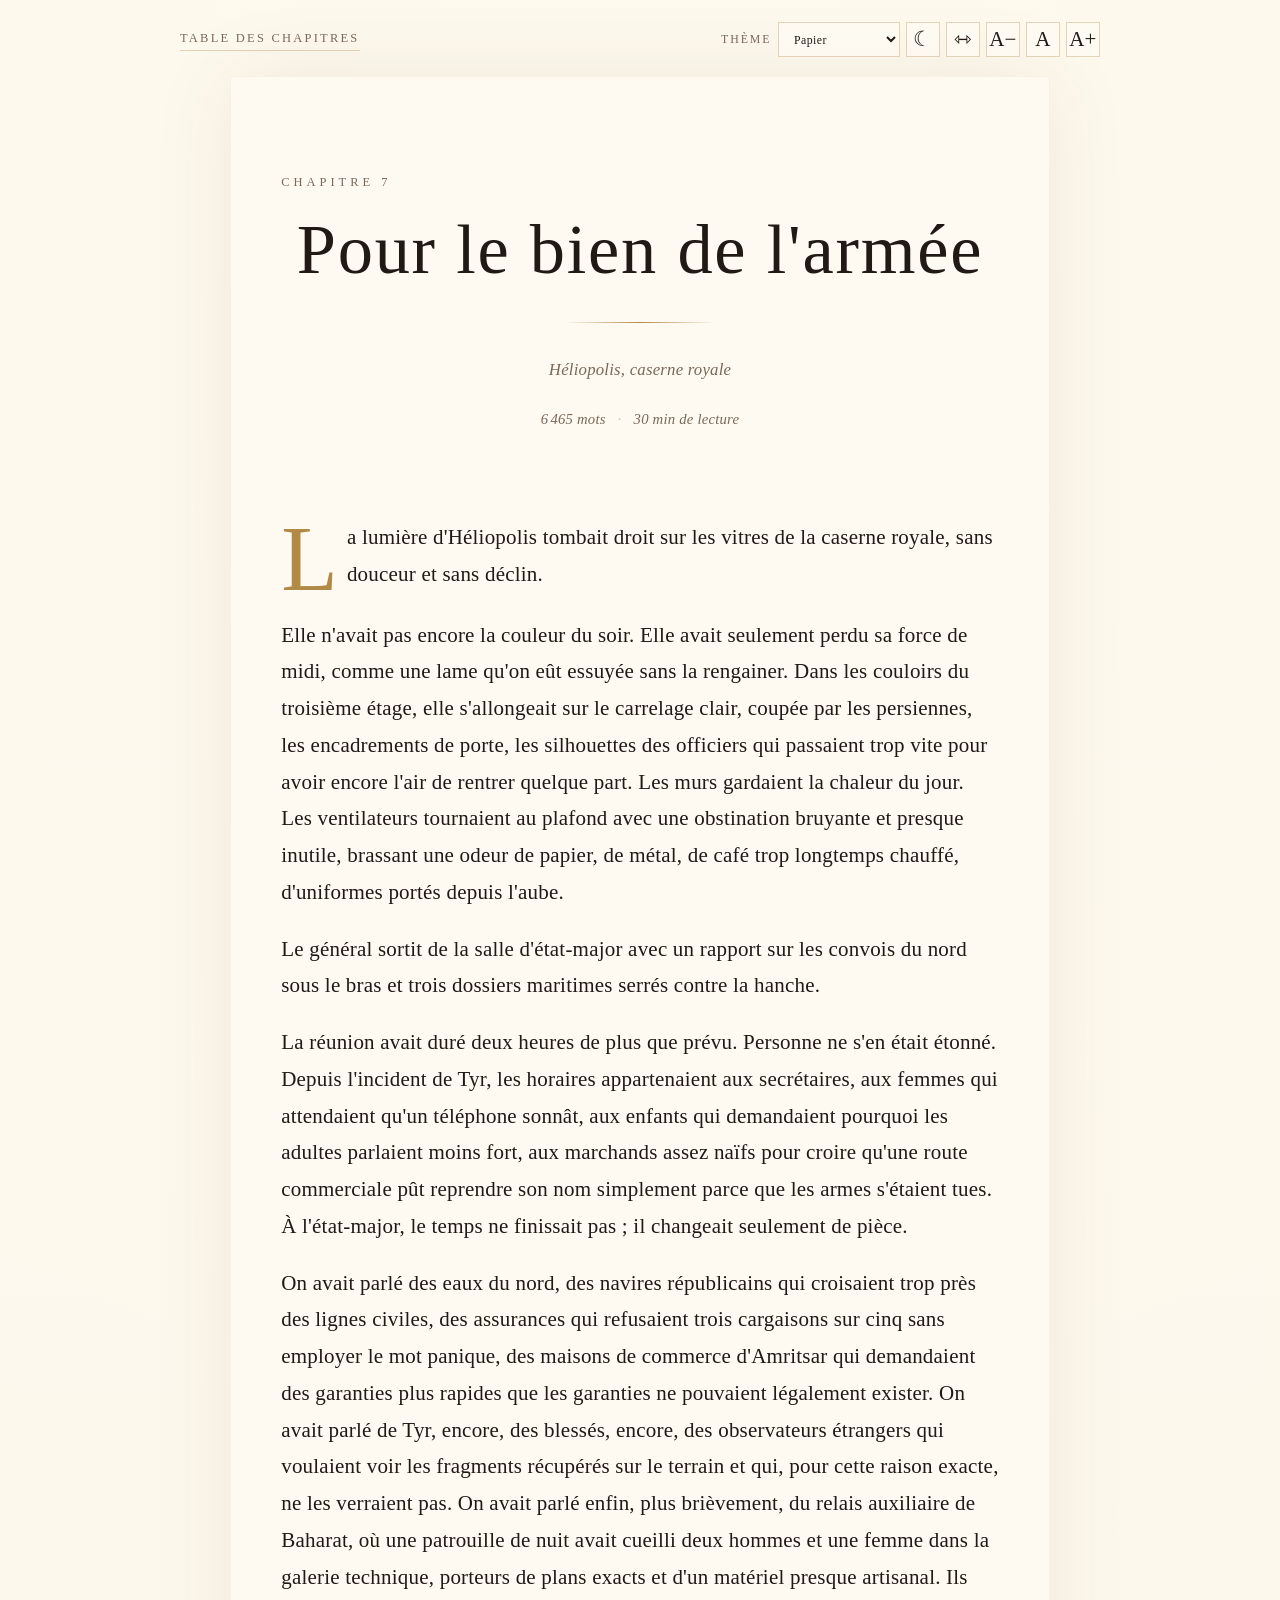
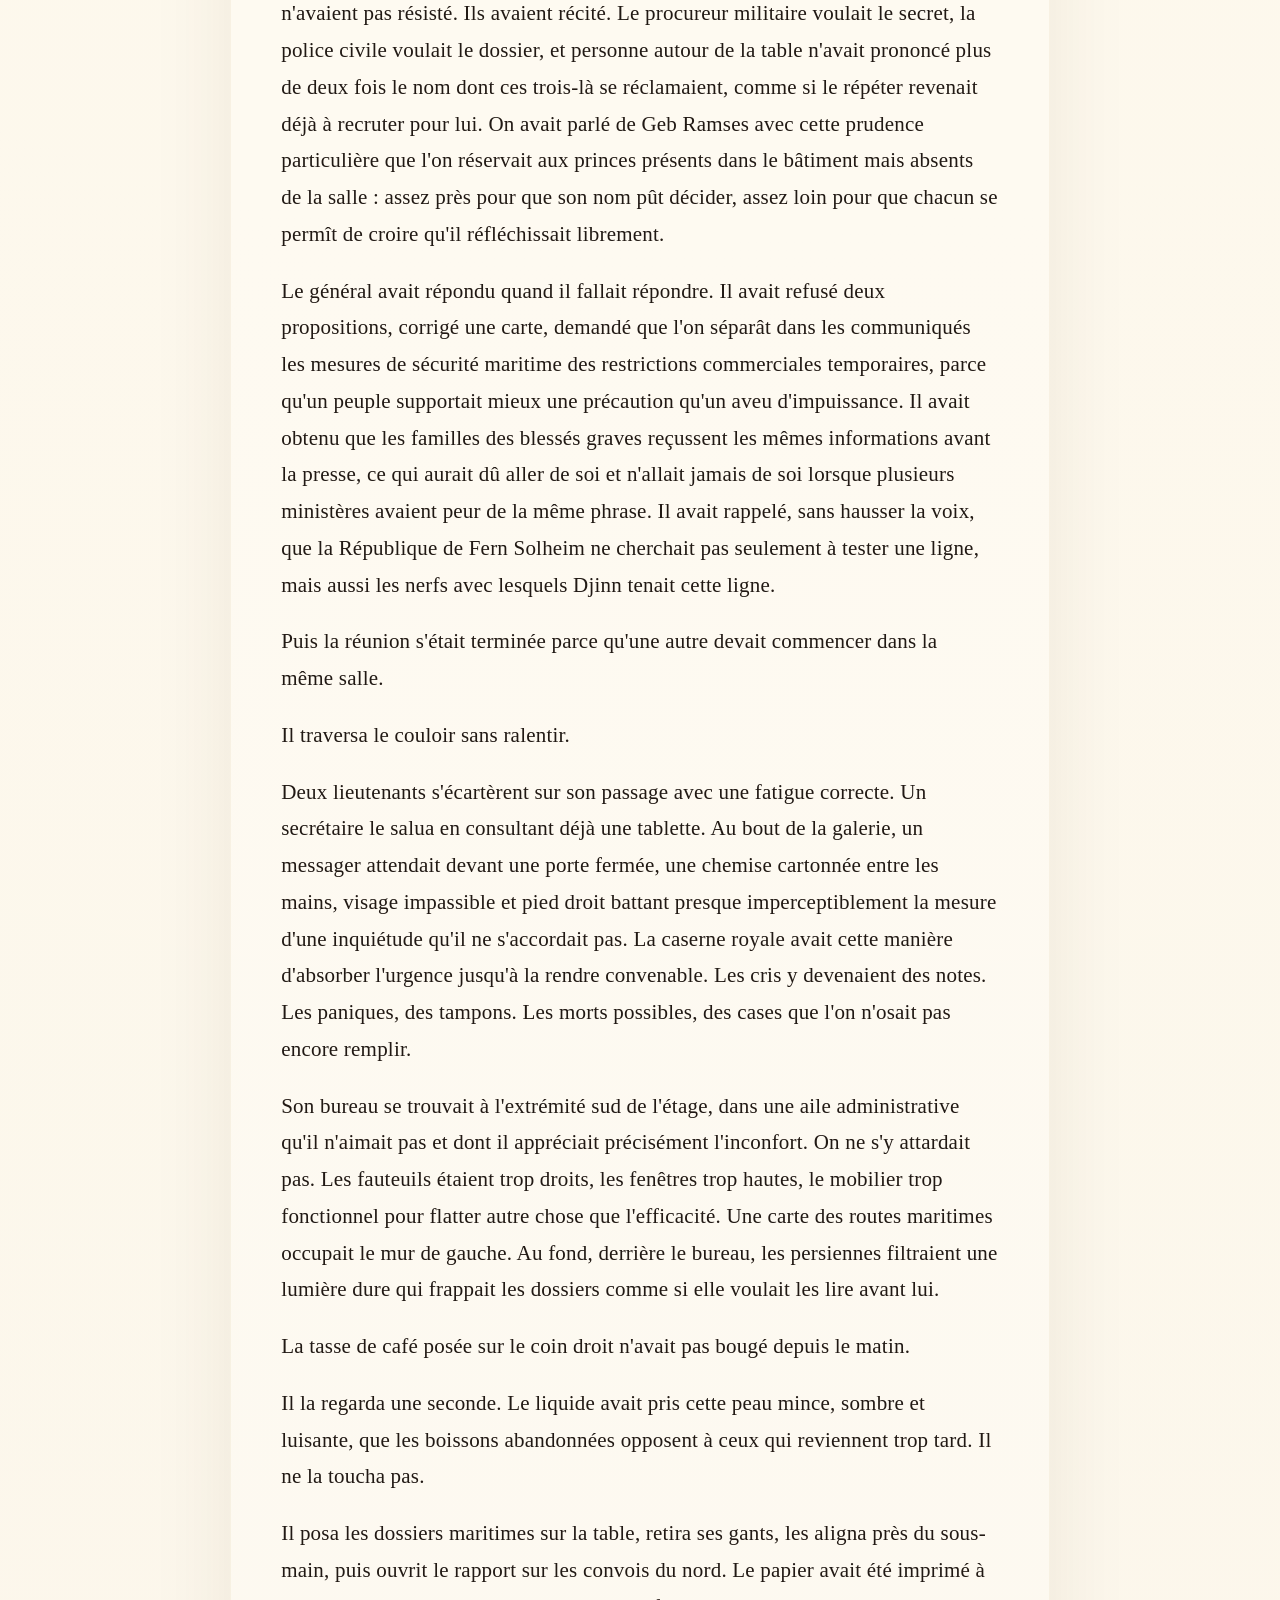
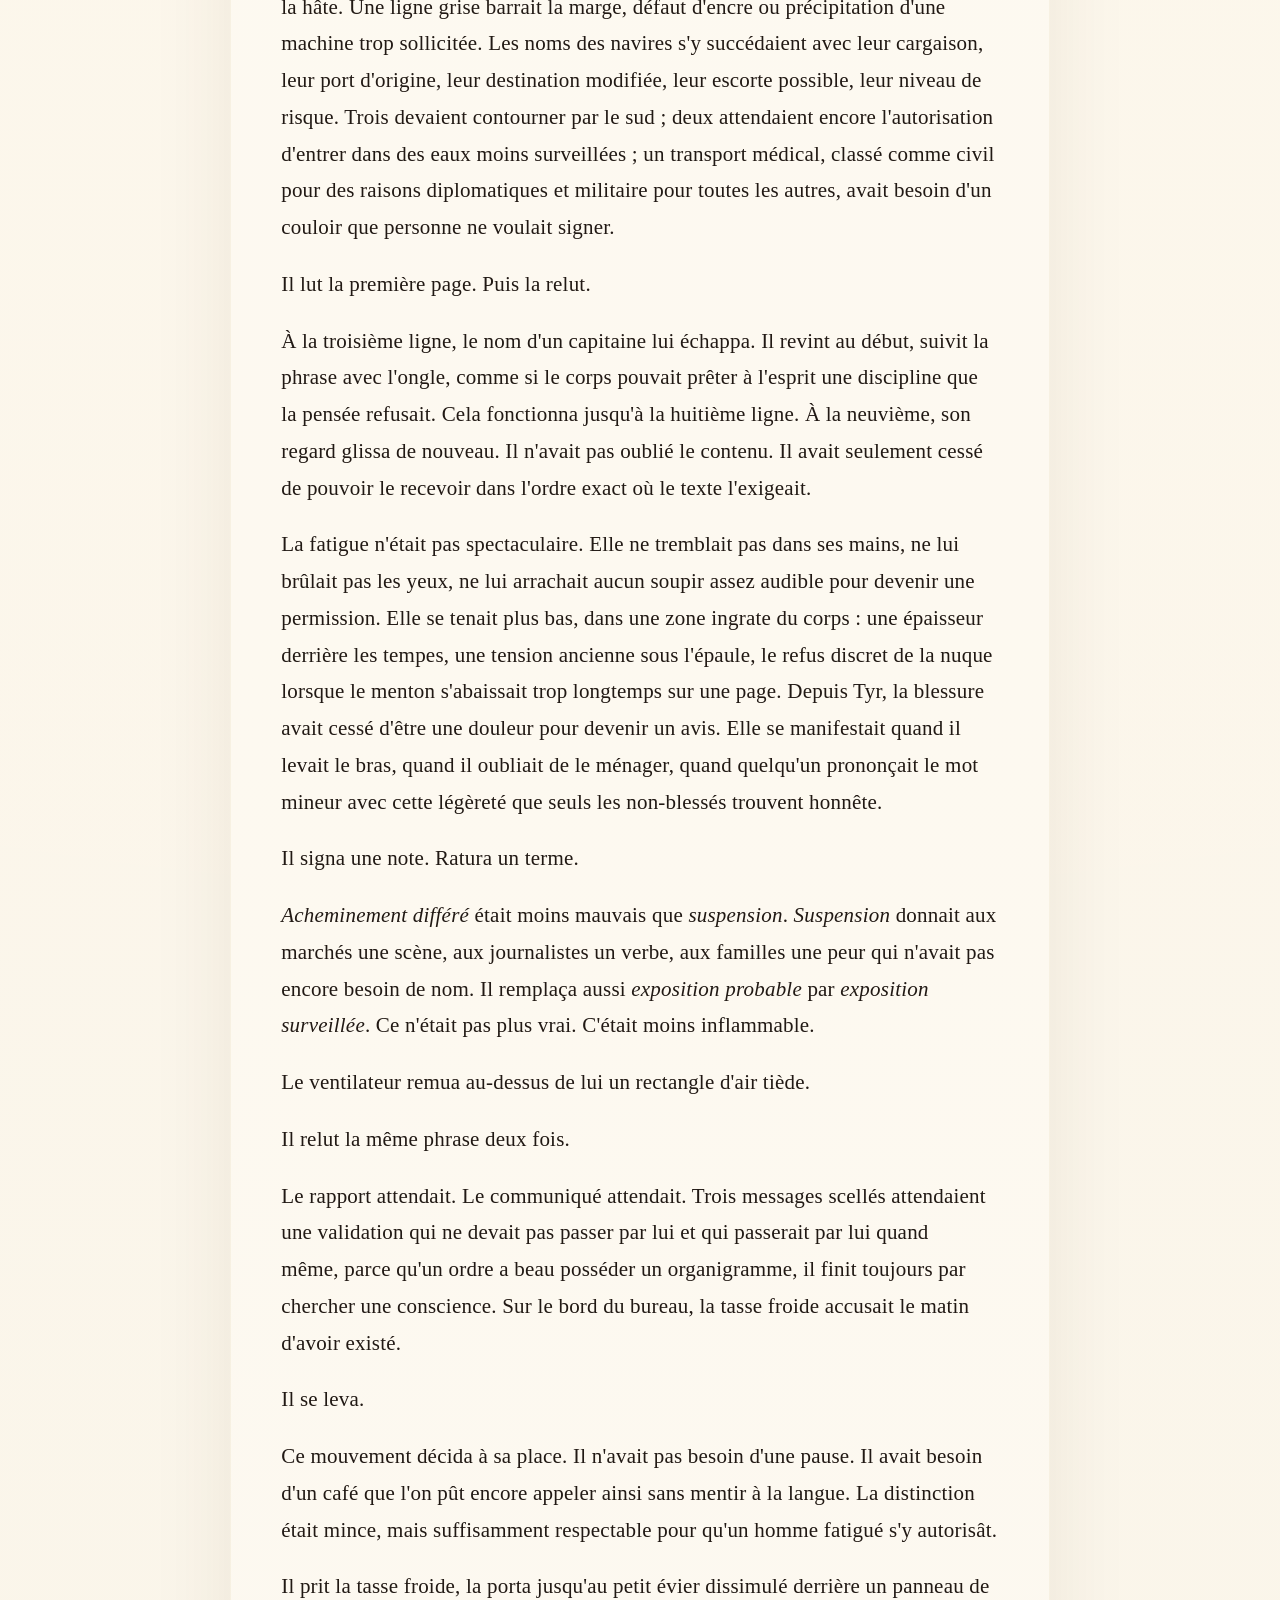
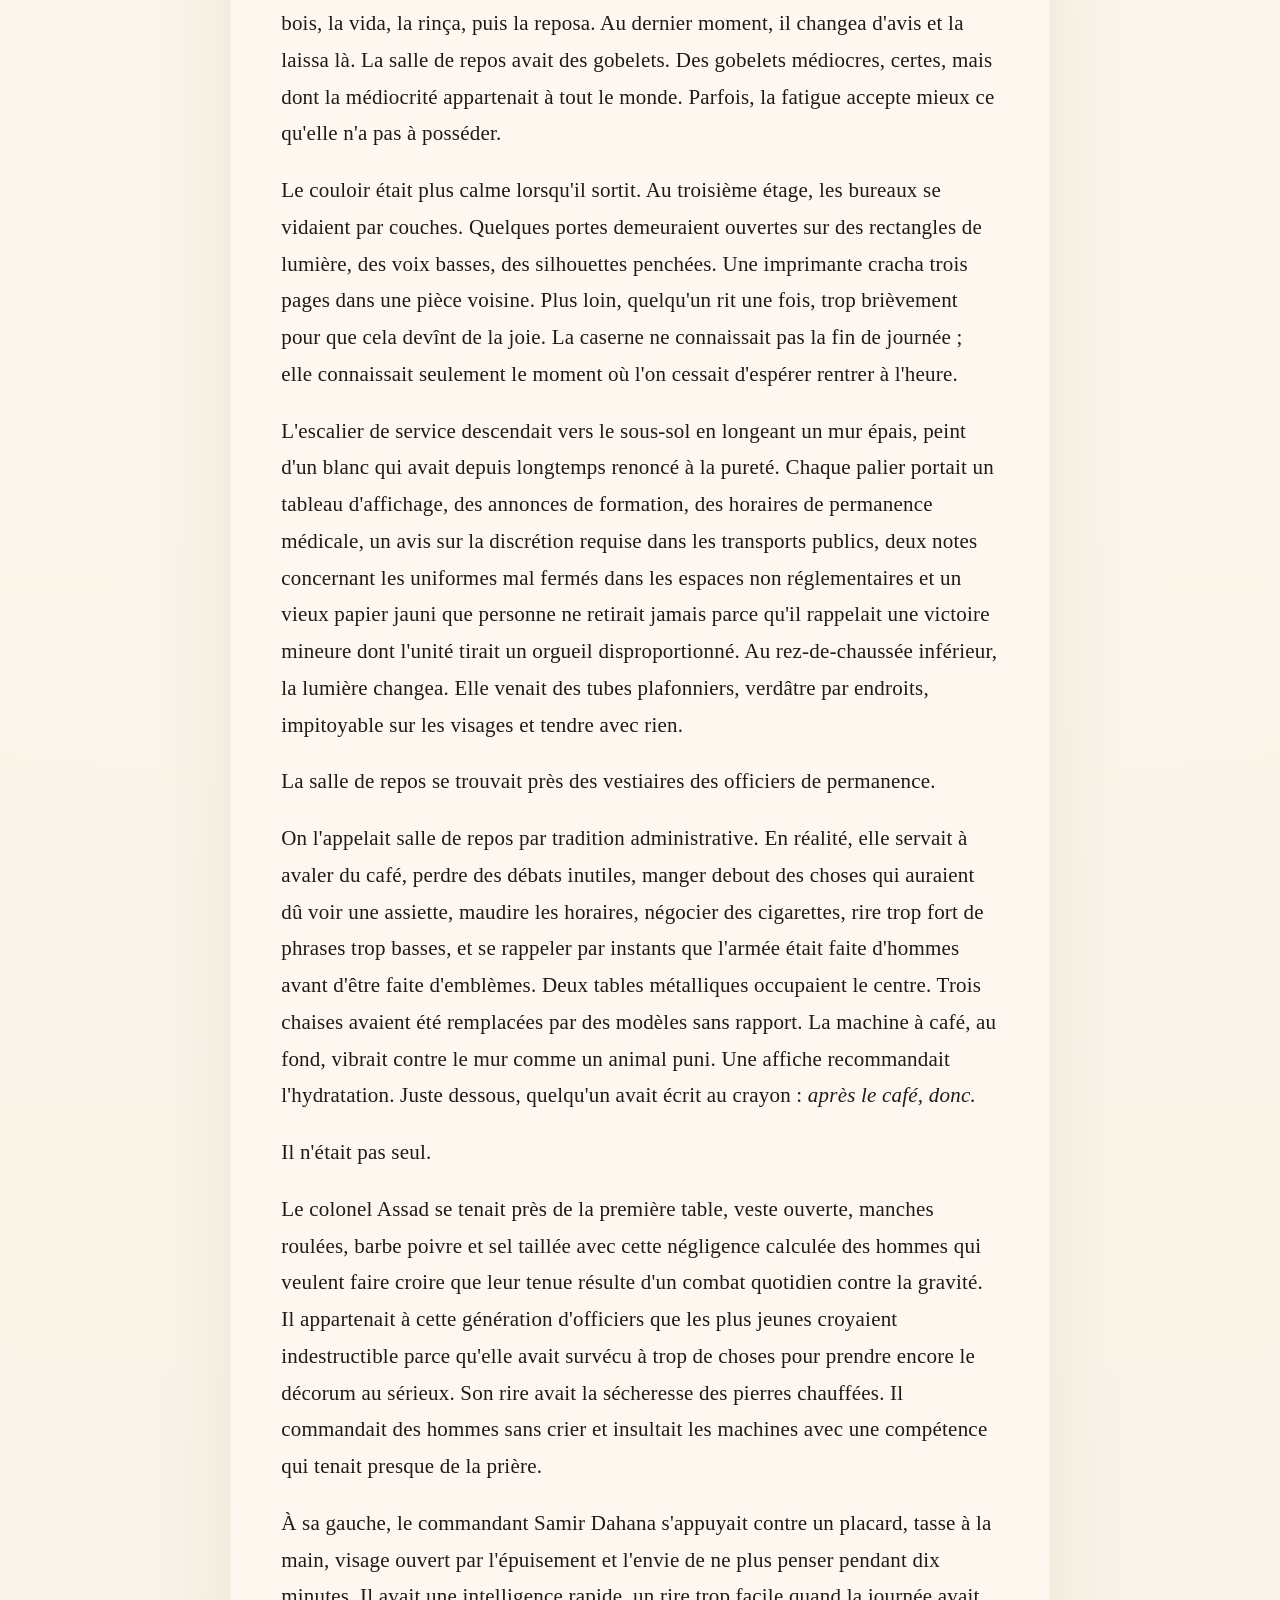
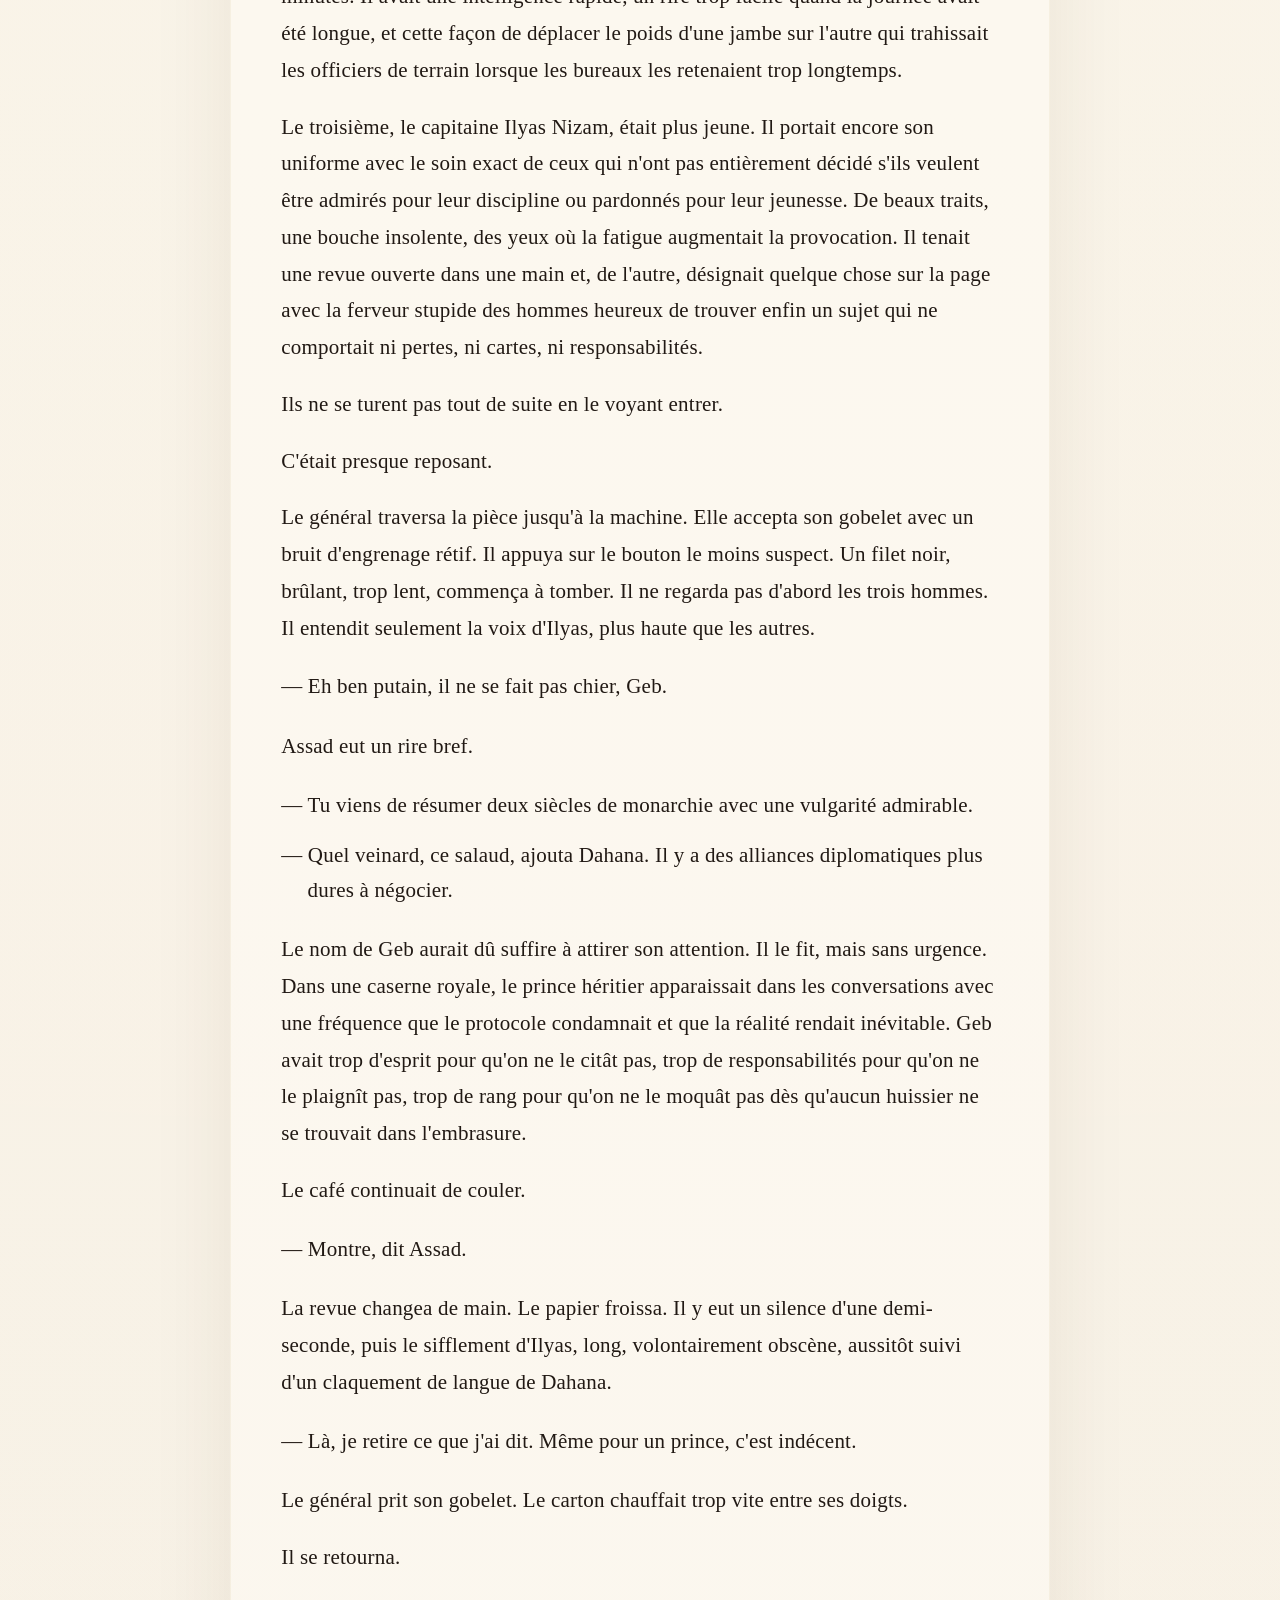
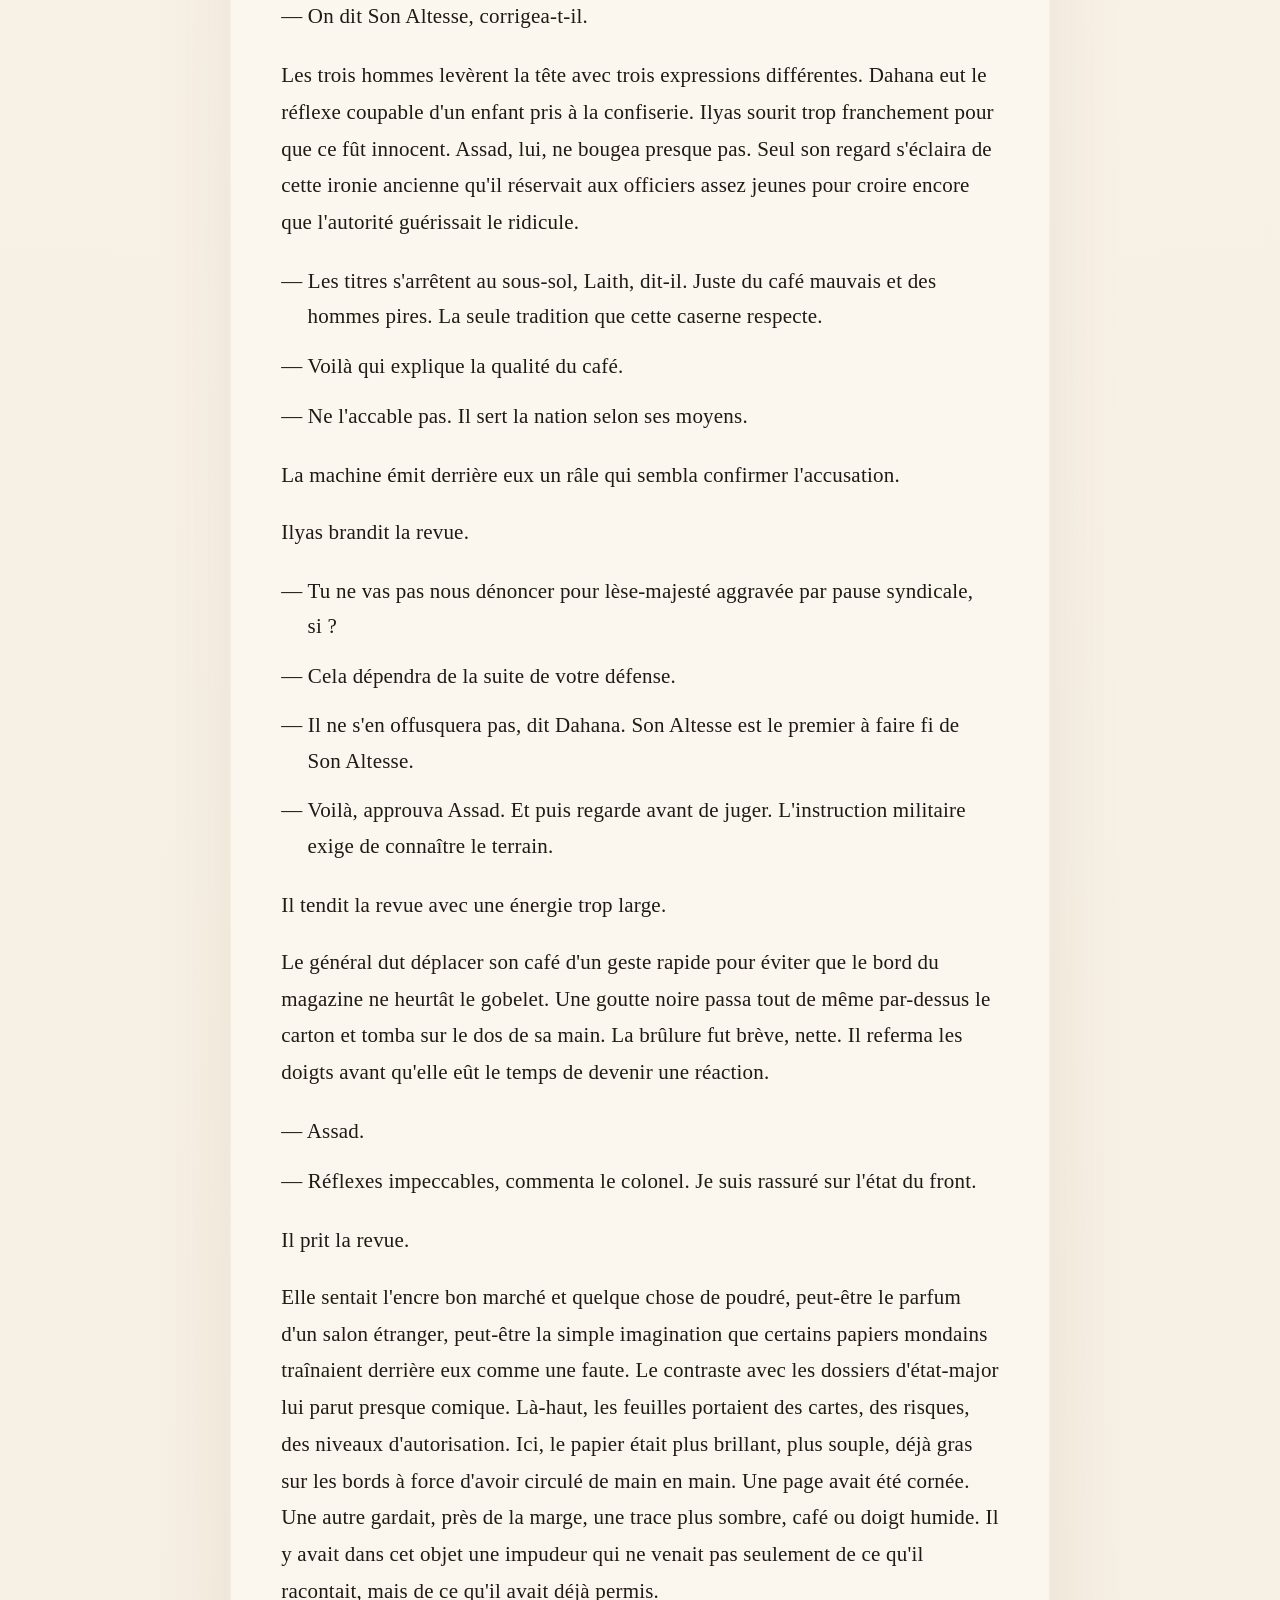
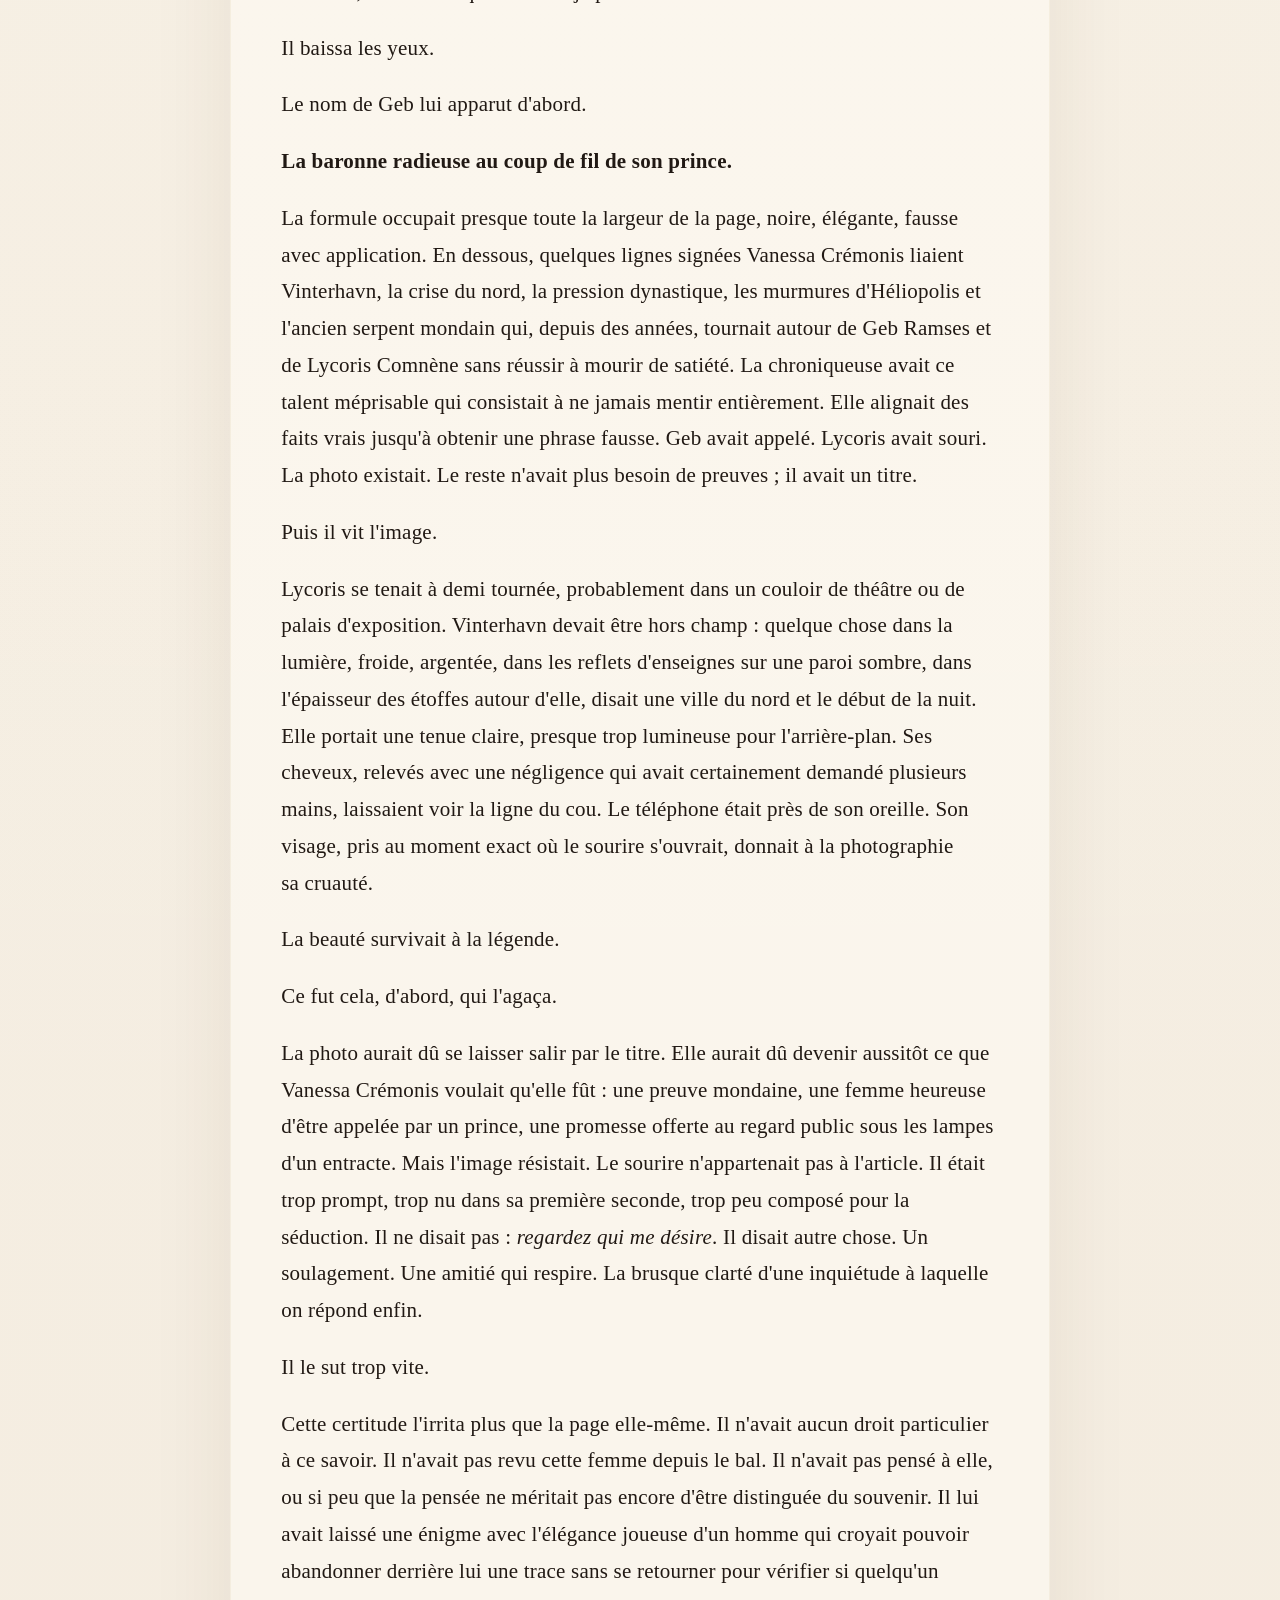
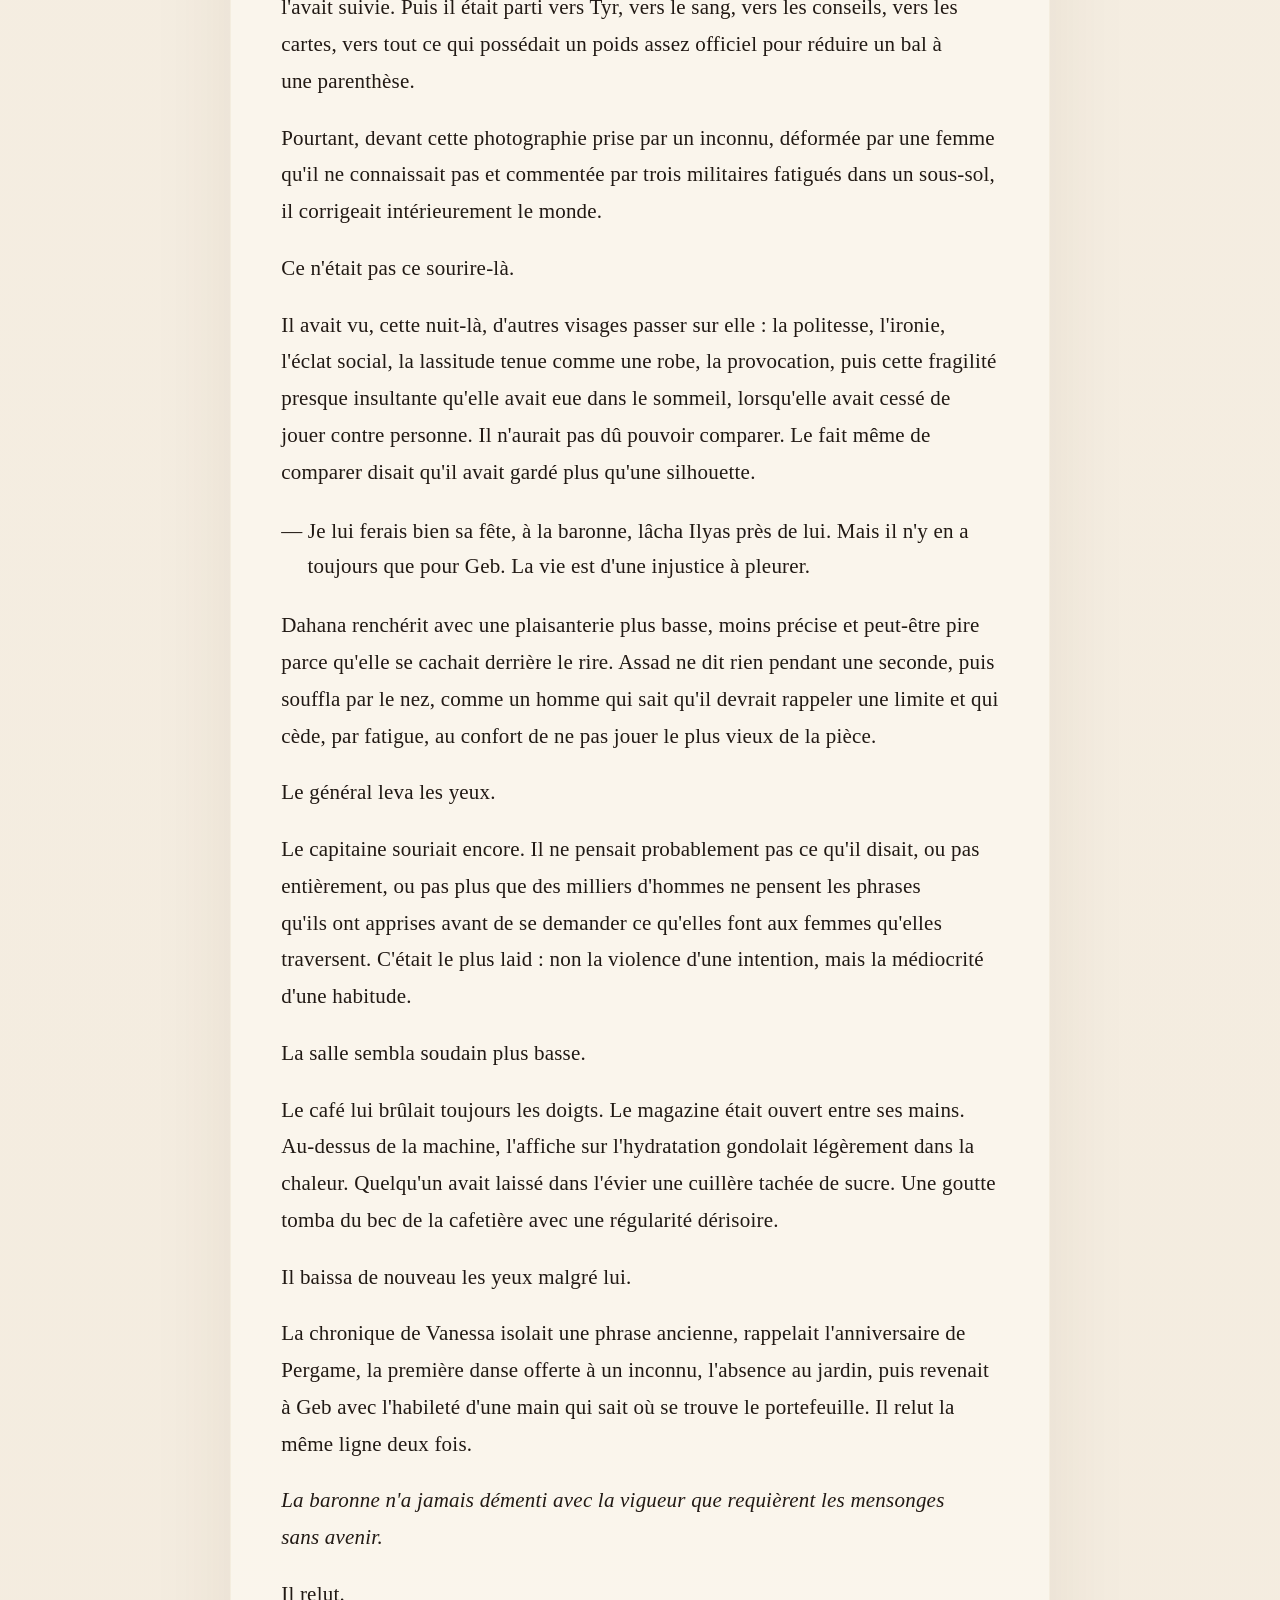
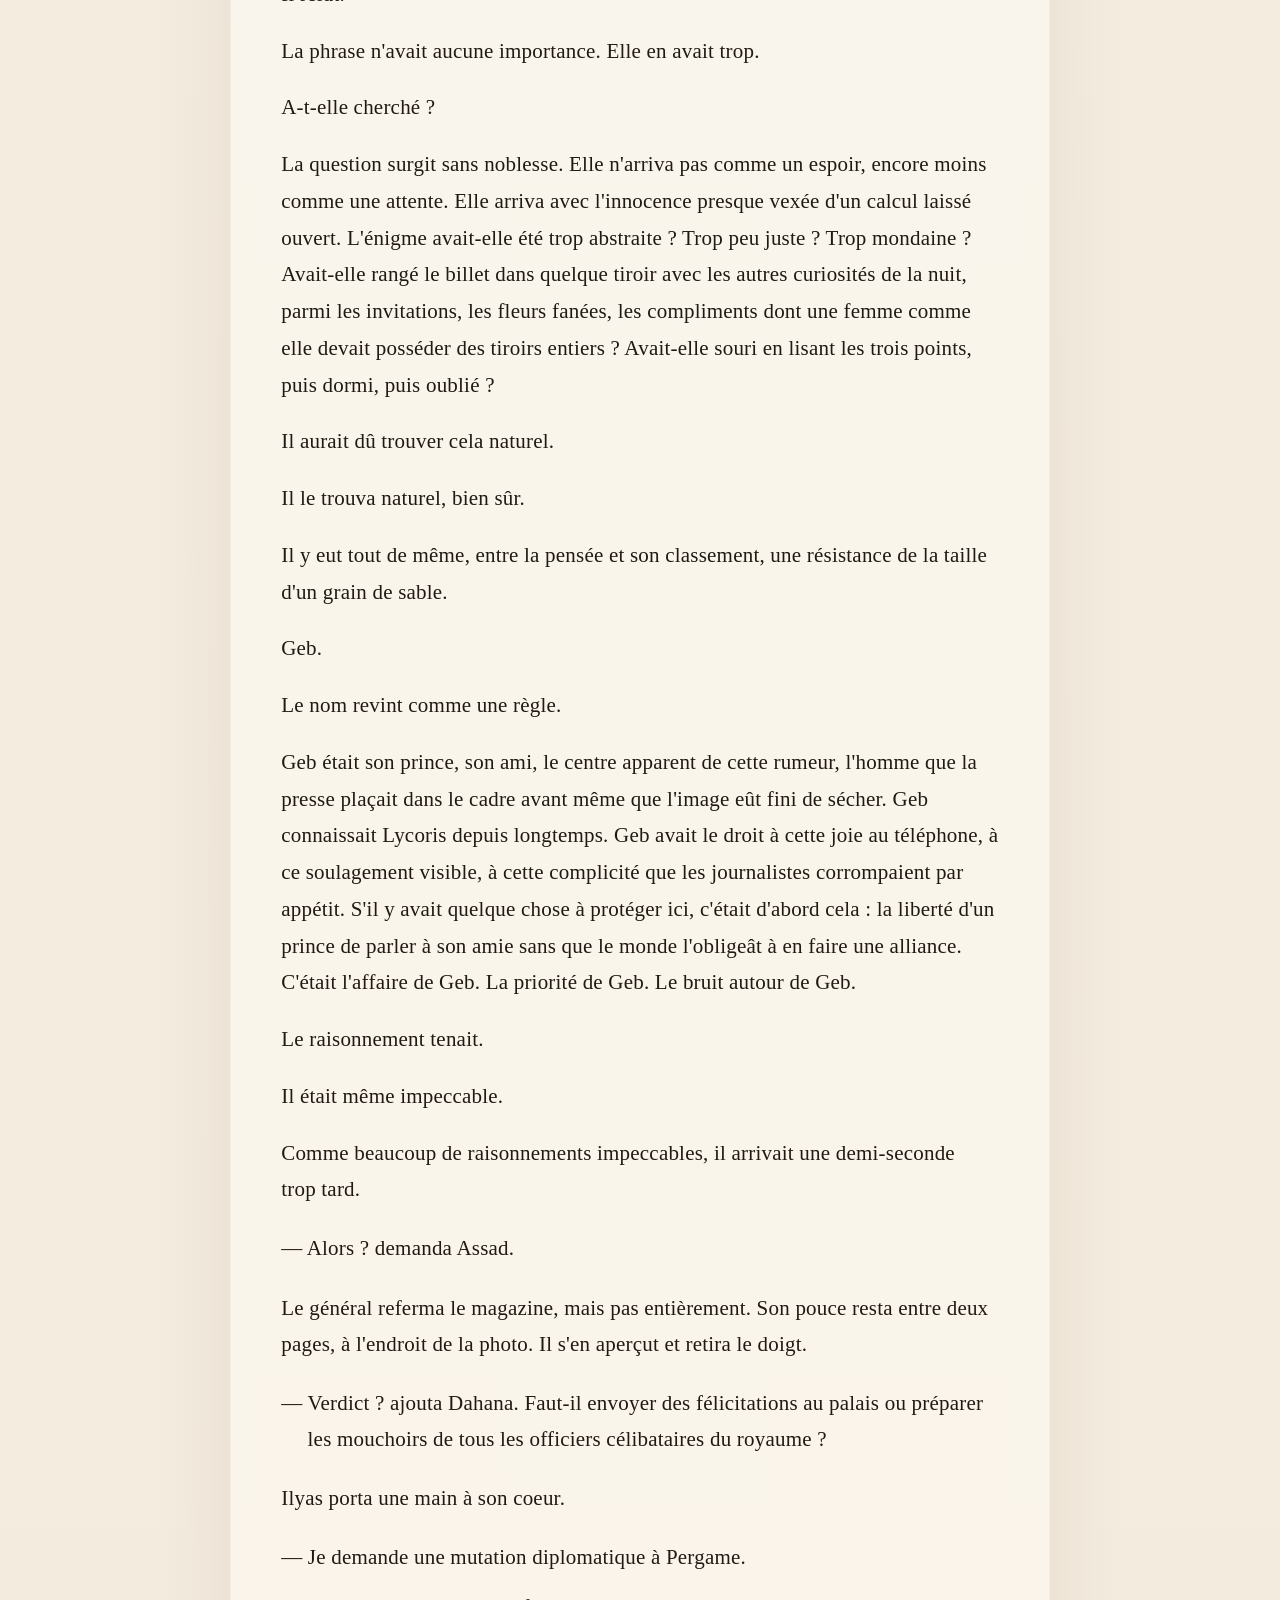
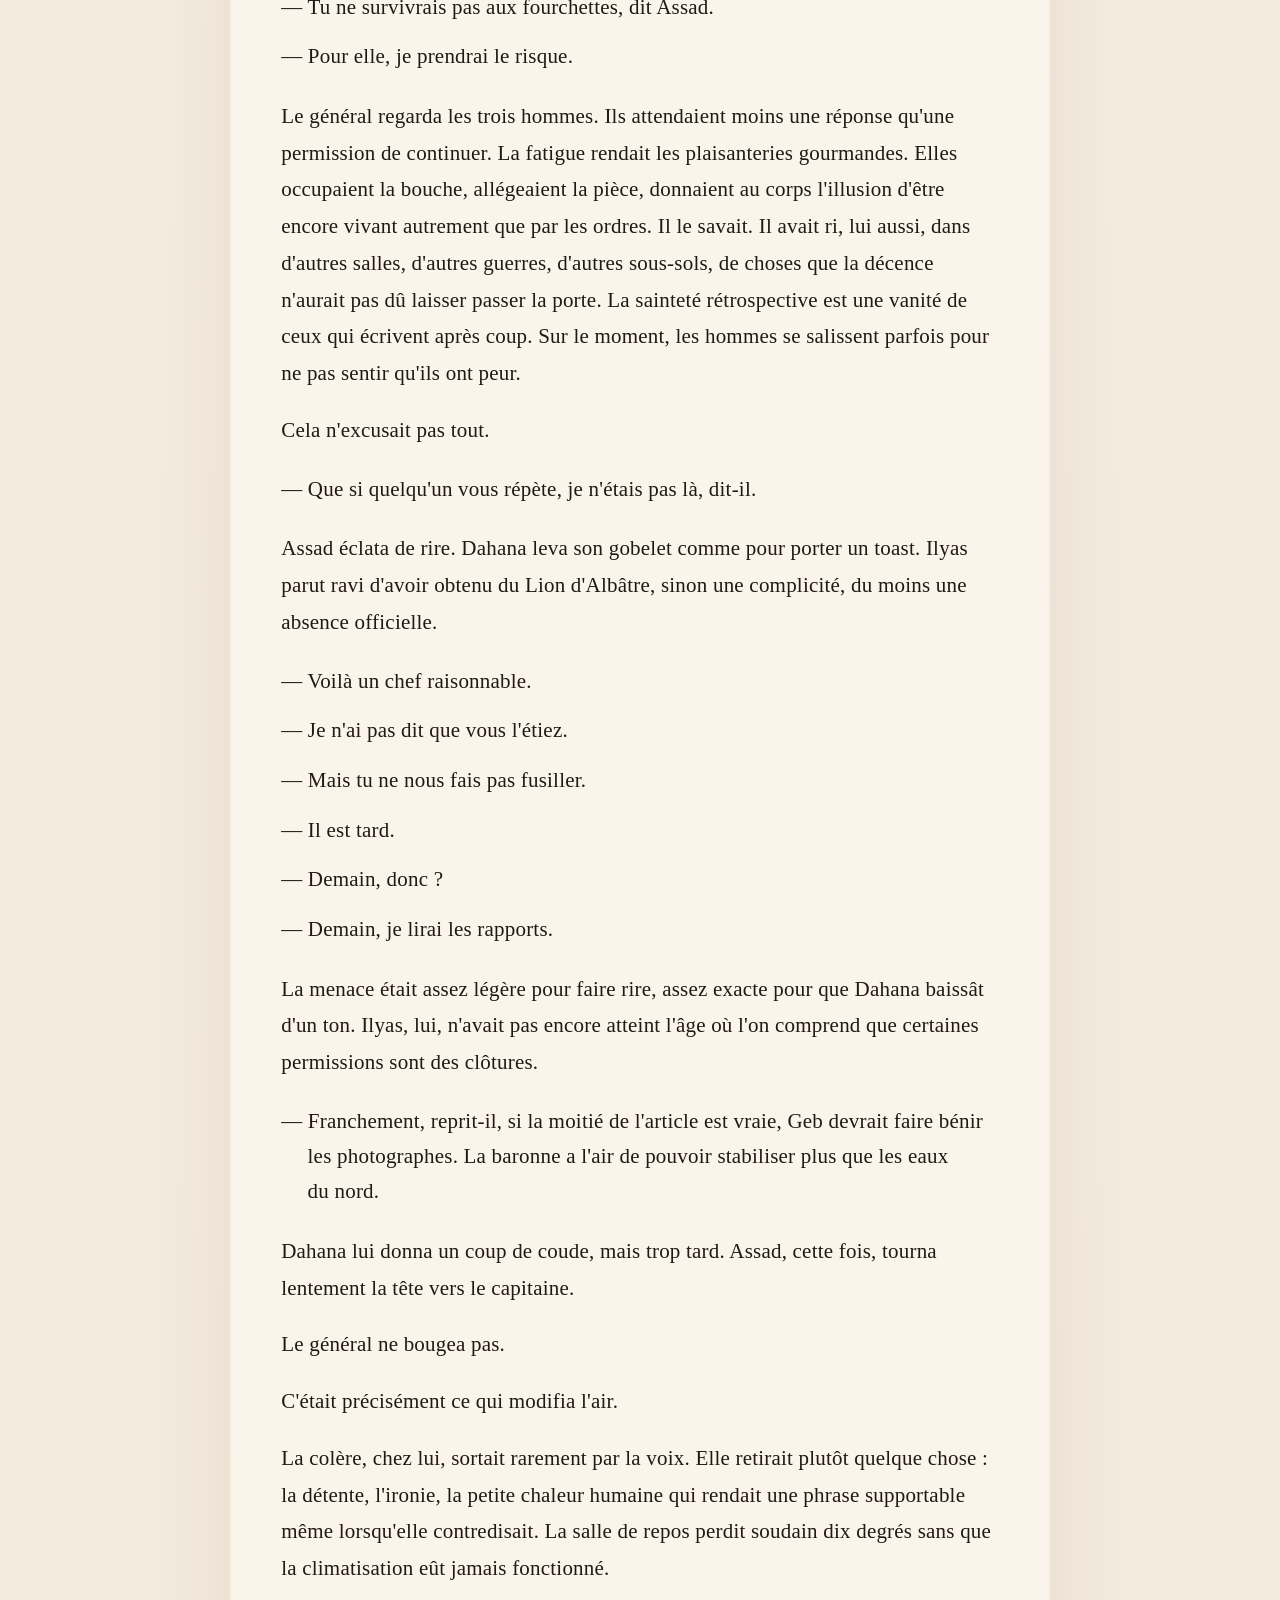
<file: chapitres/pour-le-bien-de-l-armee.html>
<!DOCTYPE html>
<html lang="fr">
<head>
  <meta charset="UTF-8" />
  <meta name="viewport" content="width=device-width, initial-scale=1" />
  <title>Pour le bien de l'armée — Chapitre 7</title>
  <link rel="stylesheet" href="../assets/styles.css?v=165afee5" />
  <script src="../assets/reader.js?v=254586fc" defer></script>
</head>

<body class="chapter-page" data-chapter="pour-le-bien-de-l-armee" data-reading-minutes="30">
  <div class="reading-progress" role="progressbar" aria-label="Progression de lecture" aria-valuemin="0" aria-valuemax="100" aria-valuenow="0" data-reading-progress>
    <div class="reading-progress__bar" data-reading-progress-bar></div>
  </div>

  <a class="skip-link" href="#lecture">Aller au texte</a>

  <header class="reader-header" aria-label="Navigation du chapitre">
    <nav class="reader-bar">
      <a class="reader-link" href="../index.html">Table des chapitres</a>
      <div class="reader-actions" aria-label="Réglages de lecture">
        <label class="theme-control">
          <span>Thème</span>
          <select data-theme-select aria-label="Choisir le thème de lecture">
            <option value="paper">Papier</option>
            <option value="sepia">Sépia</option>
            <option value="night">Nuit</option>
            <option value="lycoris">Lycoris</option>
            <option value="lion">Lion</option>
          </select>
        </label>
        <button class="reader-button" type="button" data-theme-toggle aria-pressed="false" aria-label="Basculer en thème nuit" title="Basculer en thème nuit">☾</button>
        <button class="reader-button" type="button" data-width-toggle aria-label="Changer la largeur de colonne" title="Changer la largeur de colonne (W)">⇿</button>
        <button class="reader-button" type="button" data-font-decrease aria-label="Réduire la taille du texte" title="Réduire la taille du texte (−)">A−</button>
        <button class="reader-button" type="button" data-font-reset aria-label="Réinitialiser la taille du texte" title="Réinitialiser la taille du texte (0)">A</button>
        <button class="reader-button" type="button" data-font-increase aria-label="Augmenter la taille du texte" title="Augmenter la taille du texte (+)">A+</button>
      </div>
    </nav>
  </header>

  <main class="page" id="lecture">
    <div class="chapter-kicker">Chapitre 7</div>
    <h1>Pour le bien de l'armée</h1>
    <div class="chapter-rule"></div>
    <div class="chapter-subtitle">Héliopolis, caserne royale</div>
    <div class="chapter-meta" aria-label="Longueur du chapitre">
      <span>6 465 mots</span>
      <span>30 min de lecture</span>
    </div>

    <section class="opening">

      <p>La lumière d'Héliopolis tombait droit sur les vitres de la caserne royale, sans douceur et sans déclin.</p>

      <p>Elle n'avait pas encore la couleur du soir. Elle avait seulement perdu sa force de midi, comme une lame qu'on eût essuyée sans la rengainer. Dans les couloirs du troisième étage, elle s'allongeait sur le carrelage clair, coupée par les persiennes, les encadrements de porte, les silhouettes des officiers qui passaient trop vite pour avoir encore l'air de rentrer quelque part. Les murs gardaient la chaleur du jour. Les ventilateurs tournaient au plafond avec une obstination bruyante et presque inutile, brassant une odeur de papier, de métal, de café trop longtemps chauffé, d'uniformes portés depuis l'aube.</p>

    </section>

      <p>Le général sortit de la salle d'état-major avec un rapport sur les convois du nord sous le bras et trois dossiers maritimes serrés contre la hanche.</p>

      <p>La réunion avait duré deux heures de plus que prévu. Personne ne s'en était étonné. Depuis l'incident de Tyr, les horaires appartenaient aux secrétaires, aux femmes qui attendaient qu'un téléphone sonnât, aux enfants qui demandaient pourquoi les adultes parlaient moins fort, aux marchands assez naïfs pour croire qu'une route commerciale pût reprendre son nom simplement parce que les armes s'étaient tues. À l'état-major, le temps ne finissait pas ; il changeait seulement de pièce.</p>

      <p>On avait parlé des eaux du nord, des navires républicains qui croisaient trop près des lignes civiles, des assurances qui refusaient trois cargaisons sur cinq sans employer le mot panique, des maisons de commerce d'Amritsar qui demandaient des garanties plus rapides que les garanties ne pouvaient légalement exister. On avait parlé de Tyr, encore, des blessés, encore, des observateurs étrangers qui voulaient voir les fragments récupérés sur le terrain et qui, pour cette raison exacte, ne les verraient pas. On avait parlé enfin, plus brièvement, du relais auxiliaire de Baharat, où une patrouille de nuit avait cueilli deux hommes et une femme dans la galerie technique, porteurs de plans exacts et d'un matériel presque artisanal. Ils n'avaient pas résisté. Ils avaient récité. Le procureur militaire voulait le secret, la police civile voulait le dossier, et personne autour de la table n'avait prononcé plus de deux fois le nom dont ces trois-là se réclamaient, comme si le répéter revenait déjà à recruter pour lui. On avait parlé de Geb Ramses avec cette prudence particulière que l'on réservait aux princes présents dans le bâtiment mais absents de la salle : assez près pour que son nom pût décider, assez loin pour que chacun se permît de croire qu'il réfléchissait librement.</p>

      <p>Le général avait répondu quand il fallait répondre. Il avait refusé deux propositions, corrigé une carte, demandé que l'on séparât dans les communiqués les mesures de sécurité maritime des restrictions commerciales temporaires, parce qu'un peuple supportait mieux une précaution qu'un aveu d'impuissance. Il avait obtenu que les familles des blessés graves reçussent les mêmes informations avant la presse, ce qui aurait dû aller de soi et n'allait jamais de soi lorsque plusieurs ministères avaient peur de la même phrase. Il avait rappelé, sans hausser la voix, que la République de Fern Solheim ne cherchait pas seulement à tester une ligne, mais aussi les nerfs avec lesquels Djinn tenait cette ligne.</p>

      <p>Puis la réunion s'était terminée parce qu'une autre devait commencer dans la même salle.</p>

      <p>Il traversa le couloir sans ralentir.</p>

      <p>Deux lieutenants s'écartèrent sur son passage avec une fatigue correcte. Un secrétaire le salua en consultant déjà une tablette. Au bout de la galerie, un messager attendait devant une porte fermée, une chemise cartonnée entre les mains, visage impassible et pied droit battant presque imperceptiblement la mesure d'une inquiétude qu'il ne s'accordait pas. La caserne royale avait cette manière d'absorber l'urgence jusqu'à la rendre convenable. Les cris y devenaient des notes. Les paniques, des tampons. Les morts possibles, des cases que l'on n'osait pas encore remplir.</p>

      <p>Son bureau se trouvait à l'extrémité sud de l'étage, dans une aile administrative qu'il n'aimait pas et dont il appréciait précisément l'inconfort. On ne s'y attardait pas. Les fauteuils étaient trop droits, les fenêtres trop hautes, le mobilier trop fonctionnel pour flatter autre chose que l'efficacité. Une carte des routes maritimes occupait le mur de gauche. Au fond, derrière le bureau, les persiennes filtraient une lumière dure qui frappait les dossiers comme si elle voulait les lire avant lui.</p>

      <p>La tasse de café posée sur le coin droit n'avait pas bougé depuis le matin.</p>

      <p>Il la regarda une seconde. Le liquide avait pris cette peau mince, sombre et luisante, que les boissons abandonnées opposent à ceux qui reviennent trop tard. Il ne la toucha pas.</p>

      <p>Il posa les dossiers maritimes sur la table, retira ses gants, les aligna près du sous-main, puis ouvrit le rapport sur les convois du nord. Le papier avait été imprimé à la hâte. Une ligne grise barrait la marge, défaut d'encre ou précipitation d'une machine trop sollicitée. Les noms des navires s'y succédaient avec leur cargaison, leur port d'origine, leur destination modifiée, leur escorte possible, leur niveau de risque. Trois devaient contourner par le sud ; deux attendaient encore l'autorisation d'entrer dans des eaux moins surveillées ; un transport médical, classé comme civil pour des raisons diplomatiques et militaire pour toutes les autres, avait besoin d'un couloir que personne ne voulait signer.</p>

      <p>Il lut la première page. Puis la relut.</p>

      <p>À la troisième ligne, le nom d'un capitaine lui échappa. Il revint au début, suivit la phrase avec l'ongle, comme si le corps pouvait prêter à l'esprit une discipline que la pensée refusait. Cela fonctionna jusqu'à la huitième ligne. À la neuvième, son regard glissa de nouveau. Il n'avait pas oublié le contenu. Il avait seulement cessé de pouvoir le recevoir dans l'ordre exact où le texte l'exigeait.</p>

      <p class="whisper">La fatigue n'était pas spectaculaire. Elle ne tremblait pas dans ses mains, ne lui brûlait pas les yeux, ne lui arrachait aucun soupir assez audible pour devenir une permission. Elle se tenait plus bas, dans une zone ingrate du corps : une épaisseur derrière les tempes, une tension ancienne sous l'épaule, le refus discret de la nuque lorsque le menton s'abaissait trop longtemps sur une page. Depuis Tyr, la blessure avait cessé d'être une douleur pour devenir un avis. Elle se manifestait quand il levait le bras, quand il oubliait de le ménager, quand quelqu'un prononçait le mot mineur avec cette légèreté que seuls les non-blessés trouvent honnête.</p>

      <p>Il signa une note. Ratura un terme.</p>

      <p><em>Acheminement différé</em> était moins mauvais que <em>suspension</em>. <em>Suspension</em> donnait aux marchés une scène, aux journalistes un verbe, aux familles une peur qui n'avait pas encore besoin de nom. Il remplaça aussi <em>exposition probable</em> par <em>exposition surveillée</em>. Ce n'était pas plus vrai. C'était moins inflammable.</p>

      <p>Le ventilateur remua au-dessus de lui un rectangle d'air tiède.</p>

      <p>Il relut la même phrase deux fois.</p>

      <p>Le rapport attendait. Le communiqué attendait. Trois messages scellés attendaient une validation qui ne devait pas passer par lui et qui passerait par lui quand même, parce qu'un ordre a beau posséder un organigramme, il finit toujours par chercher une conscience. Sur le bord du bureau, la tasse froide accusait le matin d'avoir existé.</p>

      <p>Il se leva.</p>

      <p>Ce mouvement décida à sa place. Il n'avait pas besoin d'une pause. Il avait besoin d'un café que l'on pût encore appeler ainsi sans mentir à la langue. La distinction était mince, mais suffisamment respectable pour qu'un homme fatigué s'y autorisât.</p>

      <p>Il prit la tasse froide, la porta jusqu'au petit évier dissimulé derrière un panneau de bois, la vida, la rinça, puis la reposa. Au dernier moment, il changea d'avis et la laissa là. La salle de repos avait des gobelets. Des gobelets médiocres, certes, mais dont la médiocrité appartenait à tout le monde. Parfois, la fatigue accepte mieux ce qu'elle n'a pas à posséder.</p>

      <p>Le couloir était plus calme lorsqu'il sortit. Au troisième étage, les bureaux se vidaient par couches. Quelques portes demeuraient ouvertes sur des rectangles de lumière, des voix basses, des silhouettes penchées. Une imprimante cracha trois pages dans une pièce voisine. Plus loin, quelqu'un rit une fois, trop brièvement pour que cela devînt de la joie. La caserne ne connaissait pas la fin de journée ; elle connaissait seulement le moment où l'on cessait d'espérer rentrer à l'heure.</p>

      <p>L'escalier de service descendait vers le sous-sol en longeant un mur épais, peint d'un blanc qui avait depuis longtemps renoncé à la pureté. Chaque palier portait un tableau d'affichage, des annonces de formation, des horaires de permanence médicale, un avis sur la discrétion requise dans les transports publics, deux notes concernant les uniformes mal fermés dans les espaces non réglementaires et un vieux papier jauni que personne ne retirait jamais parce qu'il rappelait une victoire mineure dont l'unité tirait un orgueil disproportionné. Au rez-de-chaussée inférieur, la lumière changea. Elle venait des tubes plafonniers, verdâtre par endroits, impitoyable sur les visages et tendre avec rien.</p>

      <p>La salle de repos se trouvait près des vestiaires des officiers de permanence.</p>

      <p>On l'appelait salle de repos par tradition administrative. En réalité, elle servait à avaler du café, perdre des débats inutiles, manger debout des choses qui auraient dû voir une assiette, maudire les horaires, négocier des cigarettes, rire trop fort de phrases trop basses, et se rappeler par instants que l'armée était faite d'hommes avant d'être faite d'emblèmes. Deux tables métalliques occupaient le centre. Trois chaises avaient été remplacées par des modèles sans rapport. La machine à café, au fond, vibrait contre le mur comme un animal puni. Une affiche recommandait l'hydratation. Juste dessous, quelqu'un avait écrit au crayon : <em>après le café, donc.</em></p>

      <p>Il n'était pas seul.</p>

      <p>Le colonel Assad se tenait près de la première table, veste ouverte, manches roulées, barbe poivre et sel taillée avec cette négligence calculée des hommes qui veulent faire croire que leur tenue résulte d'un combat quotidien contre la gravité. Il appartenait à cette génération d'officiers que les plus jeunes croyaient indestructible parce qu'elle avait survécu à trop de choses pour prendre encore le décorum au sérieux. Son rire avait la sécheresse des pierres chauffées. Il commandait des hommes sans crier et insultait les machines avec une compétence qui tenait presque de la prière.</p>

      <p>À sa gauche, le commandant Samir Dahana s'appuyait contre un placard, tasse à la main, visage ouvert par l'épuisement et l'envie de ne plus penser pendant dix minutes. Il avait une intelligence rapide, un rire trop facile quand la journée avait été longue, et cette façon de déplacer le poids d'une jambe sur l'autre qui trahissait les officiers de terrain lorsque les bureaux les retenaient trop longtemps.</p>

      <p>Le troisième, le capitaine Ilyas Nizam, était plus jeune. Il portait encore son uniforme avec le soin exact de ceux qui n'ont pas entièrement décidé s'ils veulent être admirés pour leur discipline ou pardonnés pour leur jeunesse. De beaux traits, une bouche insolente, des yeux où la fatigue augmentait la provocation. Il tenait une revue ouverte dans une main et, de l'autre, désignait quelque chose sur la page avec la ferveur stupide des hommes heureux de trouver enfin un sujet qui ne comportait ni pertes, ni cartes, ni responsabilités.</p>

      <p>Ils ne se turent pas tout de suite en le voyant entrer.</p>

      <p>C'était presque reposant.</p>

      <p>Le général traversa la pièce jusqu'à la machine. Elle accepta son gobelet avec un bruit d'engrenage rétif. Il appuya sur le bouton le moins suspect. Un filet noir, brûlant, trop lent, commença à tomber. Il ne regarda pas d'abord les trois hommes. Il entendit seulement la voix d'Ilyas, plus haute que les autres.</p>

      <p class="dialogue">— Eh ben putain, il ne se fait pas chier, Geb.</p>

      <p>Assad eut un rire bref.</p>

      <p class="dialogue">— Tu viens de résumer deux siècles de monarchie avec une vulgarité admirable.</p>

      <p class="dialogue">— Quel veinard, ce salaud, ajouta Dahana. Il y a des alliances diplomatiques plus dures à négocier.</p>

      <p>Le nom de Geb aurait dû suffire à attirer son attention. Il le fit, mais sans urgence. Dans une caserne royale, le prince héritier apparaissait dans les conversations avec une fréquence que le protocole condamnait et que la réalité rendait inévitable. Geb avait trop d'esprit pour qu'on ne le citât pas, trop de responsabilités pour qu'on ne le plaignît pas, trop de rang pour qu'on ne le moquât pas dès qu'aucun huissier ne se trouvait dans l'embrasure.</p>

      <p>Le café continuait de couler.</p>

      <p class="dialogue">— Montre, dit Assad.</p>

      <p>La revue changea de main. Le papier froissa. Il y eut un silence d'une demi-seconde, puis le sifflement d'Ilyas, long, volontairement obscène, aussitôt suivi d'un claquement de langue de Dahana.</p>

      <p class="dialogue">— Là, je retire ce que j'ai dit. Même pour un prince, c'est indécent.</p>

      <p>Le général prit son gobelet. Le carton chauffait trop vite entre ses doigts.</p>

      <p>Il se retourna.</p>

      <p class="dialogue">— On dit Son Altesse, corrigea-t-il.</p>

      <p>Les trois hommes levèrent la tête avec trois expressions différentes. Dahana eut le réflexe coupable d'un enfant pris à la confiserie. Ilyas sourit trop franchement pour que ce fût innocent. Assad, lui, ne bougea presque pas. Seul son regard s'éclaira de cette ironie ancienne qu'il réservait aux officiers assez jeunes pour croire encore que l'autorité guérissait le ridicule.</p>

      <p class="dialogue">— Les titres s'arrêtent au sous-sol, Laith, dit-il. Juste du café mauvais et des hommes pires. La seule tradition que cette caserne respecte.</p>

      <p class="dialogue">— Voilà qui explique la qualité du café.</p>

      <p class="dialogue">— Ne l'accable pas. Il sert la nation selon ses moyens.</p>

      <p>La machine émit derrière eux un râle qui sembla confirmer l'accusation.</p>

      <p>Ilyas brandit la revue.</p>

      <p class="dialogue">— Tu ne vas pas nous dénoncer pour lèse-majesté aggravée par pause syndicale, si ?</p>

      <p class="dialogue">— Cela dépendra de la suite de votre défense.</p>

      <p class="dialogue">— Il ne s'en offusquera pas, dit Dahana. Son Altesse est le premier à faire fi de Son Altesse.</p>

      <p class="dialogue">— Voilà, approuva Assad. Et puis regarde avant de juger. L'instruction militaire exige de connaître le terrain.</p>

      <p>Il tendit la revue avec une énergie trop large.</p>

      <p>Le général dut déplacer son café d'un geste rapide pour éviter que le bord du magazine ne heurtât le gobelet. Une goutte noire passa tout de même par-dessus le carton et tomba sur le dos de sa main. La brûlure fut brève, nette. Il referma les doigts avant qu'elle eût le temps de devenir une réaction.</p>

      <p class="dialogue">— Assad.</p>

      <p class="dialogue">— Réflexes impeccables, commenta le colonel. Je suis rassuré sur l'état du front.</p>

      <p>Il prit la revue.</p>

      <p>Elle sentait l'encre bon marché et quelque chose de poudré, peut-être le parfum d'un salon étranger, peut-être la simple imagination que certains papiers mondains traînaient derrière eux comme une faute. Le contraste avec les dossiers d'état-major lui parut presque comique. Là-haut, les feuilles portaient des cartes, des risques, des niveaux d'autorisation. Ici, le papier était plus brillant, plus souple, déjà gras sur les bords à force d'avoir circulé de main en main. Une page avait été cornée. Une autre gardait, près de la marge, une trace plus sombre, café ou doigt humide. Il y avait dans cet objet une impudeur qui ne venait pas seulement de ce qu'il racontait, mais de ce qu'il avait déjà permis.</p>

      <p>Il baissa les yeux.</p>

      <p>Le nom de Geb lui apparut d'abord.</p>

      <p><strong>La baronne radieuse au coup de fil de son prince.</strong></p>

      <p>La formule occupait presque toute la largeur de la page, noire, élégante, fausse avec application. En dessous, quelques lignes signées Vanessa Crémonis liaient Vinterhavn, la crise du nord, la pression dynastique, les murmures d'Héliopolis et l'ancien serpent mondain qui, depuis des années, tournait autour de Geb Ramses et de Lycoris Comnène sans réussir à mourir de satiété. La chroniqueuse avait ce talent méprisable qui consistait à ne jamais mentir entièrement. Elle alignait des faits vrais jusqu'à obtenir une phrase fausse. Geb avait appelé. Lycoris avait souri. La photo existait. Le reste n'avait plus besoin de preuves ; il avait un titre.</p>

      <p>Puis il vit l'image.</p>

      <p>Lycoris se tenait à demi tournée, probablement dans un couloir de théâtre ou de palais d'exposition. Vinterhavn devait être hors champ : quelque chose dans la lumière, froide, argentée, dans les reflets d'enseignes sur une paroi sombre, dans l'épaisseur des étoffes autour d'elle, disait une ville du nord et le début de la nuit. Elle portait une tenue claire, presque trop lumineuse pour l'arrière-plan. Ses cheveux, relevés avec une négligence qui avait certainement demandé plusieurs mains, laissaient voir la ligne du cou. Le téléphone était près de son oreille. Son visage, pris au moment exact où le sourire s'ouvrait, donnait à la photographie sa cruauté.</p>

      <p>La beauté survivait à la légende.</p>

      <p>Ce fut cela, d'abord, qui l'agaça.</p>

      <p>La photo aurait dû se laisser salir par le titre. Elle aurait dû devenir aussitôt ce que Vanessa Crémonis voulait qu'elle fût : une preuve mondaine, une femme heureuse d'être appelée par un prince, une promesse offerte au regard public sous les lampes d'un entracte. Mais l'image résistait. Le sourire n'appartenait pas à l'article. Il était trop prompt, trop nu dans sa première seconde, trop peu composé pour la séduction. Il ne disait pas : <em>regardez qui me désire</em>. Il disait autre chose. Un soulagement. Une amitié qui respire. La brusque clarté d'une inquiétude à laquelle on répond enfin.</p>

      <p>Il le sut trop vite.</p>

      <p>Cette certitude l'irrita plus que la page elle-même. Il n'avait aucun droit particulier à ce savoir. Il n'avait pas revu cette femme depuis le bal. Il n'avait pas pensé à elle, ou si peu que la pensée ne méritait pas encore d'être distinguée du souvenir. Il lui avait laissé une énigme avec l'élégance joueuse d'un homme qui croyait pouvoir abandonner derrière lui une trace sans se retourner pour vérifier si quelqu'un l'avait suivie. Puis il était parti vers Tyr, vers le sang, vers les conseils, vers les cartes, vers tout ce qui possédait un poids assez officiel pour réduire un bal à une parenthèse.</p>

      <p>Pourtant, devant cette photographie prise par un inconnu, déformée par une femme qu'il ne connaissait pas et commentée par trois militaires fatigués dans un sous-sol, il corrigeait intérieurement le monde.</p>

      <p>Ce n'était pas ce sourire-là.</p>

      <p>Il avait vu, cette nuit-là, d'autres visages passer sur elle : la politesse, l'ironie, l'éclat social, la lassitude tenue comme une robe, la provocation, puis cette fragilité presque insultante qu'elle avait eue dans le sommeil, lorsqu'elle avait cessé de jouer contre personne. Il n'aurait pas dû pouvoir comparer. Le fait même de comparer disait qu'il avait gardé plus qu'une silhouette.</p>

      <p class="dialogue">— Je lui ferais bien sa fête, à la baronne, lâcha Ilyas près de lui. Mais il n'y en a toujours que pour Geb. La vie est d'une injustice à pleurer.</p>

      <p class="whisper">Dahana renchérit avec une plaisanterie plus basse, moins précise et peut-être pire parce qu'elle se cachait derrière le rire. Assad ne dit rien pendant une seconde, puis souffla par le nez, comme un homme qui sait qu'il devrait rappeler une limite et qui cède, par fatigue, au confort de ne pas jouer le plus vieux de la pièce.</p>

      <p>Le général leva les yeux.</p>

      <p>Le capitaine souriait encore. Il ne pensait probablement pas ce qu'il disait, ou pas entièrement, ou pas plus que des milliers d'hommes ne pensent les phrases qu'ils ont apprises avant de se demander ce qu'elles font aux femmes qu'elles traversent. C'était le plus laid : non la violence d'une intention, mais la médiocrité d'une habitude.</p>

      <p>La salle sembla soudain plus basse.</p>

      <p>Le café lui brûlait toujours les doigts. Le magazine était ouvert entre ses mains. Au-dessus de la machine, l'affiche sur l'hydratation gondolait légèrement dans la chaleur. Quelqu'un avait laissé dans l'évier une cuillère tachée de sucre. Une goutte tomba du bec de la cafetière avec une régularité dérisoire.</p>

      <p>Il baissa de nouveau les yeux malgré lui.</p>

      <p>La chronique de Vanessa isolait une phrase ancienne, rappelait l'anniversaire de Pergame, la première danse offerte à un inconnu, l'absence au jardin, puis revenait à Geb avec l'habileté d'une main qui sait où se trouve le portefeuille. Il relut la même ligne deux fois.</p>

      <p><em>La baronne n'a jamais démenti avec la vigueur que requièrent les mensonges sans avenir.</em></p>

      <p>Il relut.</p>

      <p>La phrase n'avait aucune importance. Elle en avait trop.</p>

      <p>A-t-elle cherché ?</p>

      <p>La question surgit sans noblesse. Elle n'arriva pas comme un espoir, encore moins comme une attente. Elle arriva avec l'innocence presque vexée d'un calcul laissé ouvert. L'énigme avait-elle été trop abstraite ? Trop peu juste ? Trop mondaine ? Avait-elle rangé le billet dans quelque tiroir avec les autres curiosités de la nuit, parmi les invitations, les fleurs fanées, les compliments dont une femme comme elle devait posséder des tiroirs entiers ? Avait-elle souri en lisant les trois points, puis dormi, puis oublié ?</p>

      <p>Il aurait dû trouver cela naturel.</p>

      <p>Il le trouva naturel, bien sûr.</p>

      <p>Il y eut tout de même, entre la pensée et son classement, une résistance de la taille d'un grain de sable.</p>

      <p>Geb.</p>

      <p>Le nom revint comme une règle.</p>

      <p>Geb était son prince, son ami, le centre apparent de cette rumeur, l'homme que la presse plaçait dans le cadre avant même que l'image eût fini de sécher. Geb connaissait Lycoris depuis longtemps. Geb avait le droit à cette joie au téléphone, à ce soulagement visible, à cette complicité que les journalistes corrompaient par appétit. S'il y avait quelque chose à protéger ici, c'était d'abord cela : la liberté d'un prince de parler à son amie sans que le monde l'obligeât à en faire une alliance. C'était l'affaire de Geb. La priorité de Geb. Le bruit autour de Geb.</p>

      <p>Le raisonnement tenait.</p>

      <p>Il était même impeccable.</p>

      <p>Comme beaucoup de raisonnements impeccables, il arrivait une demi-seconde trop tard.</p>

      <p class="dialogue">— Alors ? demanda Assad.</p>

      <p>Le général referma le magazine, mais pas entièrement. Son pouce resta entre deux pages, à l'endroit de la photo. Il s'en aperçut et retira le doigt.</p>

      <p class="dialogue">— Verdict ? ajouta Dahana. Faut-il envoyer des félicitations au palais ou préparer les mouchoirs de tous les officiers célibataires du royaume ?</p>

      <p>Ilyas porta une main à son coeur.</p>

      <p class="dialogue">— Je demande une mutation diplomatique à Pergame.</p>

      <p class="dialogue">— Tu ne survivrais pas aux fourchettes, dit Assad.</p>

      <p class="dialogue">— Pour elle, je prendrai le risque.</p>

      <p>Le général regarda les trois hommes. Ils attendaient moins une réponse qu'une permission de continuer. La fatigue rendait les plaisanteries gourmandes. Elles occupaient la bouche, allégeaient la pièce, donnaient au corps l'illusion d'être encore vivant autrement que par les ordres. Il le savait. Il avait ri, lui aussi, dans d'autres salles, d'autres guerres, d'autres sous-sols, de choses que la décence n'aurait pas dû laisser passer la porte. La sainteté rétrospective est une vanité de ceux qui écrivent après coup. Sur le moment, les hommes se salissent parfois pour ne pas sentir qu'ils ont peur.</p>

      <p>Cela n'excusait pas tout.</p>

      <p class="dialogue">— Que si quelqu'un vous répète, je n'étais pas là, dit-il.</p>

      <p>Assad éclata de rire. Dahana leva son gobelet comme pour porter un toast. Ilyas parut ravi d'avoir obtenu du Lion d'Albâtre, sinon une complicité, du moins une absence officielle.</p>

      <p class="dialogue">— Voilà un chef raisonnable.</p>

      <p class="dialogue">— Je n'ai pas dit que vous l'étiez.</p>

      <p class="dialogue">— Mais tu ne nous fais pas fusiller.</p>

      <p class="dialogue">— Il est tard.</p>

      <p class="dialogue">— Demain, donc ?</p>

      <p class="dialogue">— Demain, je lirai les rapports.</p>

      <p>La menace était assez légère pour faire rire, assez exacte pour que Dahana baissât d'un ton. Ilyas, lui, n'avait pas encore atteint l'âge où l'on comprend que certaines permissions sont des clôtures.</p>

      <p class="dialogue">— Franchement, reprit-il, si la moitié de l'article est vraie, Geb devrait faire bénir les photographes. La baronne a l'air de pouvoir stabiliser plus que les eaux du nord.</p>

      <p>Dahana lui donna un coup de coude, mais trop tard. Assad, cette fois, tourna lentement la tête vers le capitaine.</p>

      <p>Le général ne bougea pas.</p>

      <p>C'était précisément ce qui modifia l'air.</p>

      <p>La colère, chez lui, sortait rarement par la voix. Elle retirait plutôt quelque chose : la détente, l'ironie, la petite chaleur humaine qui rendait une phrase supportable même lorsqu'elle contredisait. La salle de repos perdit soudain dix degrés sans que la climatisation eût jamais fonctionné.</p>

      <p>Ilyas comprit. Pas tout. Assez.</p>

      <p class="dialogue">— C'était une plaisanterie, mon général.</p>

      <p>Le titre revint aussitôt, preuve que les sous-sols avaient des frontières.</p>

      <p class="dialogue">— Je l'avais identifiée.</p>

      <p>Assad posa son gobelet.</p>

      <p class="dialogue">— Nizam a la bouche plus rapide que la tête. Ce n'est pas nouveau.</p>

      <p class="dialogue">— Je travaille dessus, marmonna le capitaine.</p>

      <p class="dialogue">— Visiblement pas ce soir.</p>

      <p>Le général rouvrit le magazine, non pour relire, mais pour éviter d'avoir à regarder plus longtemps un jeune homme se débattre avec la gêne qu'il avait méritée. Sur la page, Lycoris souriait encore. Le papier rendait sa peau plus claire, ses yeux plus sombres, et quelque chose dans l'angle donnait à sa joie une vulnérabilité qu'elle aurait probablement détestée. Le monde possédait là une image d'elle qu'il ne comprenait pas et qu'il allait user jusqu'à la rendre méconnaissable.</p>

      <p>Il referma.</p>

      <p class="dialogue">— La frontière tyrrienne se calme, dit Dahana avec la prudence maladroite de ceux qui cherchent une autre porte. On peut bien se détendre un peu, non ?</p>

      <p class="dialogue">— La frontière tyrrienne ne se calme pas, répondit le général. Elle se tait.</p>

      <p>Le silence qui suivit ne fut pas très long. Il fut seulement assez long pour que la phrase retombât sur chacun selon son grade, son expérience et sa capacité d'imaginer ce que signifiait un ennemi silencieux. Assad hocha la tête, très légèrement. Dahana regarda son café. Ilyas se gratta la nuque, le rouge encore haut sous la peau.</p>

      <p>Le général adoucit la suite, parce qu'il n'était pas venu au sous-sol pour inspecter les consciences.</p>

      <p class="dialogue">— Et si vous voulez vraiment vous détendre, choisissez des plaisanteries qui ne pourraient pas obliger trois services à rédiger des excuses.</p>

      <p class="dialogue">— C'est noté, dit Assad. Les prochaines seront stratégiquement irréprochables.</p>

      <p class="dialogue">— Je crains le pire.</p>

      <p class="dialogue">— Tu as raison. La doctrine est encore jeune.</p>

      <p>Un rire plus léger passa. La pièce se remit à respirer, mais autrement. Le capitaine ne regardait plus la revue. Dahana tenta de lancer une remarque sur le café, Assad la prolongea avec talent. Le monde reprit sa pente ordinaire. C'était souvent ainsi que les choses se corrigeaient dans une caserne : non par conversion morale, mais par déplacement du poids. Il suffisait parfois qu'un homme assez haut placé refusât de rire au mauvais moment.</p>

      <p>Le général porta enfin le café à ses lèvres.</p>

      <p>Il était trop chaud, trop amer, presque métallique. Meilleur que celui du bureau.</p>

      <p>Il posa le gobelet, tendit la main vers la revue que Dahana avait reprise par réflexe.</p>

      <p class="dialogue">— Je confisque. Pour le bien de l'armée.</p>

      <p>Assad haussa les sourcils.</p>

      <p class="dialogue">— Voilà une formule dangereuse.</p>

      <p class="dialogue">— Elle couvre beaucoup de décisions.</p>

      <p class="dialogue">— Celle-ci en particulier ?</p>

      <p class="dialogue">— Surtout celle-ci.</p>

      <p>Dahana lui rendit le magazine avec un sourire qui ne savait pas s'il devait être insolent ou prudent. Ilyas ne dit rien, ce qui était probablement le maximum de sagesse dont il disposât pour l'instant.</p>

      <p class="dialogue">— Si le prince demande où tu l'as trouvé, dit Assad, nous n'étions pas là non plus.</p>

      <p class="dialogue">— Naturellement.</p>

      <p class="dialogue">— Et si la baronne demande ?</p>

      <p>La question fut jetée d'un ton presque indifférent.</p>

      <p>Presque.</p>

      <p>Le général plia la revue sous son bras, à côté du dossier qu'il n'avait pas emporté et qu'il imagina soudain très loin, sur son bureau, avec les routes du nord et les phrases inflammables.</p>

      <p class="dialogue">— Elle aura de meilleures raisons de se plaindre que vous.</p>

      <p>Assad le regarda une seconde de plus. Dans ses yeux passa quelque chose qui n'était ni de la moquerie ni de l'obéissance. Une attention, peut-être. Le colonel avait vu trop d'hommes rentrer de salles où ils n'étaient pas allés chercher ce qu'ils y avaient trouvé. Il ne posa aucune question. Cette délicatesse, chez lui, avait toujours l'air d'une paresse.</p>

      <p class="dialogue">— Va boire un vrai café un jour, Laith.</p>

      <p class="dialogue">— Dans ce royaume ?</p>

      <p class="dialogue">— J'ai dit un jour. Pas un miracle.</p>

      <p>Le général inclina la tête, prit son gobelet et sortit.</p>

      <p>Dans le couloir, le bruit de la salle de repos diminua derrière la porte battante. Il entendit encore Assad traiter la machine d'imposture institutionnelle, puis le rire de Dahana, puis la voix plus basse d'Ilyas qui demandait s'il avait vraiment été trop loin. La réponse du colonel ne lui parvint pas. Le mur l'absorba. C'était aussi bien.</p>

      <p>Il ne remonta pas tout de suite.</p>

      <p>Le magazine pesait très peu sous son bras. C'était presque offensant. Une page capable de salir une femme, d'amuser des officiers, de troubler une ligne de pensée et d'alimenter trois chancelleries aurait dû posséder plus de densité. Le papier mondain avait cette supériorité sur les rapports militaires : il détruisait en restant léger.</p>

      <p>Il marcha vers l'escalier principal.</p>

      <p>À cette heure, le rez-de-chaussée de la caserne royale n'appartenait plus aux visiteurs. Les couloirs se vidaient de leurs usages publics. Les plantes des grands bacs luisaient faiblement sous les appliques. Deux gardes contrôlaient une livraison tardive près de l'entrée de service. Au bout de la galerie, derrière une porte vitrée, on apercevait la cour intérieure, les drapeaux immobiles, la pierre encore chaude, le ciel pâlissant au-dessus des toits d'Héliopolis. La capitale continuait hors des murs avec sa lumière sèche, ses rumeurs, ses cuisines, ses familles, ses bureaux ministériels où d'autres tasses refroidissaient. La guerre entière, pour l'instant, tenait dans cette suspension : assez proche pour gouverner les gestes, pas assez déclarée pour donner aux gestes une grandeur simple.</p>

      <p>Il monta un étage, puis un autre.</p>

      <p>Au palier du deuxième, il s'arrêta sans l'avoir prévu. Le bureau de Geb Ramses se trouvait dans l'aile nord, prêté au prince héritier pendant les semaines de crise parce qu'il permettait de passer de la caserne au palais par un couloir sécurisé sans traverser les espaces de réception. Ce n'était pas vraiment un bureau princier. C'était une pièce militaire que l'on avait rendue acceptable par quelques meubles plus beaux, une table plus large, deux tapis, des lampes dont personne n'avait le temps d'admirer le dessin. Geb s'en accommodait avec cette aisance dangereuse des hommes nés dans les palais et capables, pour cette raison même, de faire semblant de préférer une chaise inconfortable.</p>

      <p>Le général regarda la revue sous son bras.</p>

      <p>Il aurait pu la jeter.</p>

      <p>Le geste eût été plus simple, donc suspect. Une revue jetée n'arrêtait rien. Une page disparaissait d'une salle et réapparaissait dans une autre, sur un écran, dans une bouche, dans l'édition internationale d'un lendemain. Il n'avait confisqué que cet exemplaire précis, à ces trois hommes précis, à cette heure précise. C'était un acte dérisoire. La plupart des gestes d'honneur le sont. Ils ne sauvent pas le monde ; ils empêchent seulement un lieu de devenir pire sous nos yeux.</p>

      <p>Il aurait pu la garder pour la veille.</p>

      <p>Cette solution était administrativement défendable. Tout ce qui concernait Geb, les rumeurs matrimoniales, les implications diplomatiques d'une possible alliance avec Pergame, devait être classé. Il pouvait très bien remonter à son bureau, glisser la revue dans un dossier de presse, ajouter une note brève au secrétariat du prince. Personne n'y aurait vu matière à commentaire. Lui non plus, peut-être.</p>

      <p>Il ne bougea pas.</p>

      <p>Dans son esprit, la photo revint sans le titre. Lycoris au téléphone. Le sourire non amoureux, donc plus dangereux, parce qu'il obligeait à reconnaître que la presse mentait mal précisément quand elle avait sous la main une vérité plus fine. La joie de revoir apparaître un nom sur un écran. La preuve qu'elle s'inquiétait pour Geb. Rien de tout cela ne le concernait.</p>

      <p>Ce fut peut-être pour cette raison qu'il alla vers l'aile nord.</p>

      <p>Le secrétaire de permanence leva les yeux en le voyant approcher. Il était jeune, soigneux, pâle de fatigue.</p>

      <p class="dialogue">— Mon général.</p>

      <p class="dialogue">— Son Altesse est-elle disponible ?</p>

      <p class="dialogue">— Pour vous, oui. Pour le reste du royaume, le capitaine des transmissions prétend que non.</p>

      <p class="dialogue">— Sage homme.</p>

      <p class="dialogue">— Il a appris par la peur.</p>

      <p>Le général eut presque un sourire.</p>

      <p class="dialogue">— Annoncez-moi.</p>

      <p>Le secrétaire frappa, entra, ressortit moins de dix secondes plus tard.</p>

      <p class="dialogue">— Son Altesse vous reçoit.</p>

      <p>La porte s'ouvrit sur une lumière plus chaude que celle du couloir. Geb Ramses était debout derrière son bureau, veste retirée, chemise impeccable malgré l'heure, manches fermées, ce qui chez lui relevait moins de la discipline que de la provocation envers les hommes qui finissaient toujours par se débrailler avant lui. Deux piles de dossiers encadraient un plateau de dattes, une tasse de thé intacte et trois téléphones dont aucun ne semblait croire à la paix. Une carte du nord occupait la table latérale. Plusieurs lignes rouges y dessinaient une prudence qui ressemblait de loin à une blessure.</p>

      <p>Geb leva la tête.</p>

      <p class="dialogue">— Si tu viens m'annoncer que les assureurs ont découvert une morale, je veux être assis.</p>

      <p class="dialogue">— Rien d'aussi improbable.</p>

      <p class="dialogue">— Dommage. J'avais besoin d'un événement religieux.</p>

      <p>Le prince désigna le fauteuil en face de lui. Le général ne s'assit pas.</p>

      <p class="dialogue">— Tu as mangé ? demanda Geb.</p>

      <p class="dialogue">— Oui.</p>

      <p class="dialogue">— Aujourd'hui ?</p>

      <p class="dialogue">— La précision était inutile.</p>

      <p class="dialogue">— Elle ne l'est jamais avec toi.</p>

      <p>Geb prit enfin sa tasse, constata qu'elle était froide, la reposa avec une grimace de trahison personnelle.</p>

      <p class="dialogue">— Je vois que nous vivons la même tragédie.</p>

      <p class="dialogue">— La caserne entière en partage une version inférieure.</p>

      <p class="dialogue">— Impossible. Mon thé avait un avenir.</p>

      <p>La légèreté tenait entre eux par habitude plus que par insouciance. Elle occupait l'espace où d'autres hommes auraient demandé : combien de temps encore, combien de blessés cachés derrière les adjectifs, combien de provocations avant que la frontière ne cesse de se taire ? Geb avait les traits tirés. Cela se voyait peu, parce que son visage savait depuis l'enfance servir le rang avant l'humeur. Mais ses yeux portaient cette netteté excessive des hommes qui n'ont pas dormi assez pour être aimables et pas assez peu pour devenir sincères.</p>

      <p>Le général posa la revue sur le bord libre du bureau.</p>

      <p class="dialogue">— Pour ta veille.</p>

      <p>Geb baissa les yeux sans y toucher.</p>

      <p class="dialogue">— Dois-je m'attendre à rire ou à faire décapiter quelqu'un ?</p>

      <p class="dialogue">— À soupirer, probablement.</p>

      <p class="dialogue">— Cruel.</p>

      <p>Il tendit la main, mais un téléphone sonna avant qu'il eût pris le magazine. Pas l'un de ceux qui restaient visibles sur le bureau. Celui placé plus loin, près de la carte du nord, dans un étui gris sans signe distinctif. Geb le regarda avec un bref changement de visage.</p>

      <p class="dialogue">— Pardon.</p>

      <p class="dialogue">— Je ne m'attarde pas.</p>

      <p>Le prince décrocha.</p>

      <p class="dialogue">— Oui.</p>

      <p>Il écouta. Son regard passa de la carte au mur, puis revint sur la table. Le général reconnut aussitôt le type d'appel : celui qui ne laisse pas de place à la présence d'un ami dans la pièce. Une voix transmettait quelque chose de trop précis pour attendre, pas assez catastrophique pour qu'on changeât de ton. Geb prit un crayon, nota trois chiffres sur un coin de papier, fronça légèrement les sourcils.</p>

      <p class="dialogue">— Non, pas par le couloir civil. Faites confirmer par Naucratis et rappelez-moi dans huit minutes. Pas neuf. Huit.</p>

      <p>Le général inclina la tête pour prendre congé.</p>

      <p>Geb leva la main sans quitter l'appel, geste à moitié remerciement, à moitié demande de rester. Puis la voix au téléphone reprit, plus longue. L'espace se referma autour du prince. Il n'y avait plus rien à ajouter.</p>

      <p>Le général sortit.</p>

      <p>Au moment où il passait la porte, il entendit le froissement d'une page. Il ne se retourna pas. Il sut seulement que Geb, d'une main libre, venait de tirer la revue vers lui. Peut-être avait-il vu le titre. Peut-être la photo. Peut-être seulement le nom de Lycoris imprimé assez gros pour entrer dans une pièce avant elle.</p>

      <p>La porte se referma doucement.</p>

      <p>Dans le couloir, l'air parut plus froid.</p>

      <p>Il resta immobile une seconde, le gobelet de café à la main. Il avait oublié de le finir. Le liquide, cette fois, n'était pas encore froid. Tiède, presque désagréable, passé de l'utilité au reproche. Il le porta à ses lèvres malgré tout et but une gorgée. L'amertume avait épaissi. Elle laissa sur sa langue un goût de métal, d'encre et de veille.</p>

      <p>Il regagna son bureau par l'escalier.</p>

      <p>Au troisième étage, la lumière avait enfin commencé à céder. Les persiennes découpaient encore le jour, mais celui-ci se retirait derrière elles avec une lenteur moins dure. Les bureaux ouverts semblaient plus jaunes. Les voix étaient devenues rares. Dans une salle voisine, quelqu'un dictait une lettre aux familles. Chaque mot était prononcé avec soin, comme si la justesse pouvait réduire la distance entre un papier et une chambre où l'on attend.</p>

      <p>Il entra, referma la porte.</p>

      <p>Les dossiers étaient toujours là.</p>

      <p>Les routes commerciales. Le rapport sur les convois du nord. La note sur Tyr. Le communiqué dont il avait changé deux mots et qui, malgré cela, demeurait insatisfait comme toutes les phrases chargées de tenir une peur publique. Rien n'avait bougé. Rien ne l'attendait avec impatience. Les dossiers possédaient cette cruauté des choses inertes : ils permettaient aux hommes de croire qu'ils avaient quitté une pièce alors qu'ils n'avaient fait que perdre du temps ailleurs.</p>

      <p>Il s'assit.</p>

      <p>Pendant une minute entière, il ne lut pas.</p>

      <p>Il posa le gobelet à gauche, loin des papiers. Ses doigts gardèrent une trace de chaleur. Sur le dos de sa main, là où le café avait éclaboussé, une petite rougeur s'effaçait déjà. Il la regarda sans raison. Une brûlure minuscule, produite par un magazine tendu trop vite dans un sous-sol, survivait plus visiblement que certaines phrases.</p>

      <p>Il ouvrit le rapport.</p>

      <p>Les lignes reprirent leur place. Les navires, les ports, les risques, les niveaux d'escorte. Il parvint à lire la première page sans retour. À la deuxième, une erreur de classification lui sauta aux yeux. Il l'encercla. À la troisième, il dicta une note courte pour le secrétariat maritime. Le travail, enfin, consentit à redevenir un mécanisme. Il avait toujours aimé cela dans les mécanismes : ils ne guérissaient rien, mais ils acceptaient que l'on revînt à eux avec les mains sales.</p>

      <p>Il signa la validation du couloir médical.</p>

      <p>Puis son regard glissa vers le coin droit du bureau.</p>

      <p>La tasse froide n'y était plus. Il l'avait vidée avant de descendre. À sa place demeurait un cercle pâle, presque sec, sur le bois. Le matin avait laissé une trace plus fidèle que lui.</p>

      <p>A-t-elle cherché ?</p>

      <p>La question revint sans image. Il la repoussa avec plus de facilité cette fois, précisément parce qu'il l'avait déjà reconnue. Une question reconnue entre dans l'ordre des choses que l'on peut différer. Elle n'en devient pas moins réelle. Elle attend seulement son heure, comme les dossiers, les douleurs mineures, les communications scellées, les frontières silencieuses.</p>

      <p>Il reprit le communiqué.</p>

      <p>Au lieu de <em>situation stabilisée</em>, il écrivit <em>situation contenue</em>.</p>

      <p>Le mot était plus honnête.</p>

      <p>Contenue, la frontière.</p>

      <p>Contenue, la rumeur.</p>

      <p>Contenue, l'agacement étrange qu'une photographie mal légendée avait soulevé en lui.</p>

      <p>Contenue, cette certitude absurde qu'un sourire, dans une revue mondaine cornée par des mains trop bruyantes, n'avait pas été compris.</p>

      <p>Il posa le stylo.</p>

      <p>Dehors, Héliopolis passait du jour à l'or, puis de l'or à cette clarté bleue où les capitales paraissent plus calmes qu'elles ne le sont. Le ventilateur continuait de tourner au-dessus de lui. Dans l'aile nord, Geb devait avoir fini son appel ou commencé un autre. Peut-être avait-il ri en voyant la couverture. Peut-être avait-il juré. Peut-être écrivait-il déjà à Lycoris pour se moquer d'une quatrième fiançailles dans la même semaine. Cela ne le concernait pas.</p>

      <p>Le général rouvrit le dossier maritime.</p>

      <p>Cette fois, il ne relut pas la même ligne.</p>

      <p>Il travailla jusqu'à ce que la lumière disparût tout à fait des persiennes et que la caserne royale, autour de lui, ne fût plus qu'une machine de veille traversée par quelques hommes encore debout.</p>

      <p>Lorsqu'il quitta enfin son bureau, bien plus tard, il emporta trois dossiers signés, un communiqué corrigé et le goût persistant d'un café qui n'avait jamais été bon.</p>

      <p>La revue, elle, était restée chez Geb.</p>

      <p>C'était exactement sa place.</p>

      <p>Il s'en convainquit sans difficulté.</p>

      <p>Presque sans difficulté.</p>

    <p class="final-stars">✦ ✦ ✦</p>

    <nav class="chapter-nav" aria-label="Navigation entre les chapitres">
      <a class="prev" href="la-baronne-radieuse-de-vinterhavn.html">‹ La Baronne radieuse de Vinterhavn</a>
      <a class="current" href="../index.html">Table des chapitres</a>
      <a class="next" href="le-prince-sous-la-pluie.html">Le prince sous la pluie ›</a>
    </nav>
  </main>
</body>
</html>
</file>
<file: assets/styles.css>
:root {
  --paper: #f8f3ea;
  --paper-strong: #fffaf1;
  --ink: #211914;
  --muted: #7a685a;
  --gold: #b18a45;
  --soft-gold: #d8c194;
  --dropcap: #b18a45;
  --sage: #58634d;
  --rose: #8c5d55;
  --line: rgba(177, 138, 69, 0.35);
  --panel: rgba(255, 252, 245, 0.68);
  --shadow: rgba(72, 46, 20, 0.08);
  --reader-scale: 1;
  --reader-width: 820px;
  --site-bg:
    radial-gradient(circle at top, rgba(255, 250, 238, 0.9), transparent 38%),
    linear-gradient(180deg, #f8f3ea 0%, #efe4d3 100%);
}

html[data-theme="sepia"] {
  color-scheme: light;
  --paper: #f3e6cd;
  --paper-strong: #f9efd9;
  --ink: #36281a;
  --muted: #82654a;
  --gold: #a37038;
  --soft-gold: #c89c5e;
  --dropcap: #8a4f1e;
  --sage: #6c7146;
  --rose: #a04a3a;
  --line: rgba(138, 79, 30, 0.32);
  --panel: rgba(249, 239, 217, 0.78);
  --shadow: rgba(99, 60, 19, 0.13);
  --site-bg:
    radial-gradient(circle at top, rgba(241, 218, 174, 0.78), transparent 36%),
    linear-gradient(180deg, #f3e6cd 0%, #e6d3ab 100%);
}

html[data-theme="night"] {
  color-scheme: dark;
  --paper: #17130f;
  --paper-strong: #211a15;
  --ink: #f1e5d2;
  --muted: #bcae9a;
  --gold: #d5ae66;
  --soft-gold: #96784a;
  --dropcap: #d5ae66;
  --sage: #9aaa87;
  --rose: #c68f82;
  --line: rgba(213, 174, 102, 0.32);
  --panel: rgba(33, 26, 21, 0.74);
  --shadow: rgba(0, 0, 0, 0.28);
  --site-bg:
    radial-gradient(circle at top, rgba(77, 58, 38, 0.45), transparent 38%),
    linear-gradient(180deg, #17130f 0%, #241a13 100%);
}

html[data-theme="lycoris"] {
  color-scheme: dark;
  --paper: #15060c;
  --paper-strong: #250912;
  --ink: #fff1f5;
  --muted: #d9a9b9;
  --gold: #f0c36d;
  --soft-gold: #b86a42;
  --dropcap: #ff4f7d;
  --sage: #b7caa0;
  --rose: #ff4f7d;
  --line: rgba(255, 79, 125, 0.46);
  --panel: rgba(38, 9, 20, 0.8);
  --shadow: rgba(0, 0, 0, 0.36);
  --site-bg:
    radial-gradient(circle at top, rgba(112, 13, 45, 0.58), transparent 34%),
    linear-gradient(180deg, #15060c 0%, #2b0a18 52%, #4a102b 100%);
}

html[data-theme="lion"] {
  color-scheme: light;
  --paper: #fff9ed;
  --paper-strong: #fffdf8;
  --ink: #23170a;
  --muted: #654f2f;
  --gold: #8d5f00;
  --soft-gold: #c28a25;
  --dropcap: #8d5f00;
  --sage: #4e5b35;
  --rose: #8a341c;
  --line: rgba(141, 95, 0, 0.4);
  --panel: rgba(255, 253, 248, 0.78);
  --shadow: rgba(95, 58, 0, 0.13);
  --site-bg:
    radial-gradient(circle at top, rgba(255, 232, 177, 0.72), transparent 34%),
    linear-gradient(180deg, #fff9ed 0%, #ecd7ad 100%);
}

* {
  box-sizing: border-box;
}

html {
  scroll-behavior: smooth;
}

body {
  margin: 0;
  min-height: 100vh;
  background: var(--site-bg);
  color: var(--ink);
  font-family: "Cormorant Garamond", "EB Garamond", Georgia, serif;
  font-size: calc(21px * var(--reader-scale));
  line-height: 1.75;
  letter-spacing: 0.01em;
}

a {
  color: inherit;
}

button {
  font: inherit;
}

.skip-link {
  position: absolute;
  left: 1rem;
  top: 1rem;
  z-index: 10;
  transform: translateY(-150%);
  padding: 0.45rem 0.7rem;
  background: var(--paper-strong);
  border: 1px solid var(--line);
  color: var(--ink);
  text-decoration: none;
}

.skip-link:focus {
  transform: translateY(0);
}

.reading-progress {
  position: fixed;
  top: 0;
  left: 0;
  z-index: 20;
  width: 100%;
  height: 3px;
  background: transparent;
  pointer-events: none;
}

.reading-progress__bar {
  width: 100%;
  height: 100%;
  background: linear-gradient(90deg, var(--soft-gold), var(--gold));
  box-shadow: 0 0 14px rgba(177, 138, 69, 0.28);
  transform: scaleX(0);
  transform-origin: left center;
  transition: transform 80ms linear;
}

.reader-header,
.site-topline {
  width: min(920px, calc(100% - 2.4rem));
  margin: 0 auto;
  padding-top: 1.4rem;
}

.reader-bar,
.site-tools {
  display: flex;
  justify-content: space-between;
  gap: 1rem;
  align-items: center;
}

.reader-link,
.chapter-nav a,
.chapter-nav span,
.home-link {
  color: var(--muted);
  font-size: 0.78rem;
  letter-spacing: 0.18em;
  text-decoration: none;
  text-transform: uppercase;
}

.reader-link,
.chapter-nav a,
.home-link {
  border-bottom: 1px solid var(--line);
  transition: color 160ms ease, border-color 160ms ease;
}

.reader-link:hover,
.reader-link:focus-visible,
.chapter-nav a:hover,
.chapter-nav a:focus-visible,
.home-link:hover,
.home-link:focus-visible {
  color: var(--gold);
  border-color: var(--gold);
}

.home-link.is-current {
  color: var(--gold);
  border-color: var(--gold);
}

.reader-actions {
  display: inline-flex;
  gap: 0.35rem;
  align-items: center;
}

.theme-control {
  display: inline-flex;
  gap: 0.45rem;
  align-items: center;
  color: var(--muted);
  font-size: 0.74rem;
  letter-spacing: 0.16em;
  text-transform: uppercase;
}

.theme-control select {
  min-width: 7.6rem;
  height: 2.15rem;
  padding: 0 1.8rem 0 0.65rem;
  border: 1px solid var(--line);
  border-radius: 0;
  background: var(--panel);
  color: var(--ink);
  cursor: pointer;
  font: inherit;
  letter-spacing: 0.04em;
  text-transform: none;
}

.theme-control select:hover,
.theme-control select:focus-visible {
  border-color: var(--gold);
}

.reader-button {
  display: inline-grid;
  place-items: center;
  width: 2.15rem;
  height: 2.15rem;
  padding: 0;
  border: 1px solid var(--line);
  background: var(--panel);
  color: var(--ink);
  cursor: pointer;
  line-height: 1;
  transition: border-color 160ms ease, color 160ms ease, transform 160ms ease;
}

.reader-button:hover,
.reader-button:focus-visible {
  border-color: var(--gold);
  color: var(--gold);
}

.reader-button:active {
  transform: translateY(1px);
}

.reader-button[aria-pressed="true"] {
  background: var(--gold);
  border-color: var(--gold);
  color: var(--paper);
}

.reader-button[aria-pressed="true"]:hover,
.reader-button[aria-pressed="true"]:focus-visible {
  color: var(--paper);
}

.home {
  width: min(920px, calc(100% - 2.4rem));
  margin: 0 auto;
  padding: 5.2rem 0 7rem;
}

.site-header {
  text-align: center;
  margin-bottom: 4.2rem;
}

.kicker,
.chapter-kicker,
.section-label {
  color: var(--muted);
  font-size: 0.78rem;
  letter-spacing: 0.32em;
  text-transform: uppercase;
}

.kicker,
.chapter-kicker {
  margin-bottom: 1.2rem;
}

h1 {
  margin: 0;
  font-weight: 500;
  font-size: clamp(2.5rem, 6vw, 4.4rem);
  line-height: 1.05;
  letter-spacing: 0.025em;
  text-align: center;
}

.rule,
.chapter-rule {
  width: 150px;
  height: 1px;
  margin: 2.2rem auto 2rem;
  background: linear-gradient(90deg, transparent, var(--gold), transparent);
}

.subtitle,
.chapter-subtitle {
  margin: 0;
  color: var(--muted);
  font-size: 1.05rem;
  font-style: italic;
  text-align: center;
}

.chapter-subtitle {
  margin-bottom: 1.4rem;
}

.chapter-meta {
  display: flex;
  justify-content: center;
  gap: 0.75rem;
  margin: 0 0 5.4rem;
  color: var(--muted);
  font-size: 0.92rem;
  font-style: italic;
  text-align: center;
}

.chapter-meta span + span::before {
  content: "·";
  margin-right: 0.75rem;
  color: var(--soft-gold);
  font-style: normal;
}

.home-intro {
  max-width: 39rem;
  margin: 1.8rem auto 0;
  color: var(--muted);
  text-align: center;
}

.library {
  display: grid;
  gap: 1.1rem;
}

.library-head {
  display: flex;
  justify-content: space-between;
  gap: 1rem;
  align-items: end;
  padding: 0 0.2rem;
}

.library-count {
  color: var(--muted);
  font-size: 0.95rem;
  font-style: italic;
}

.chapter-list {
  display: grid;
  gap: 1rem;
  margin: 0;
  padding: 0;
  list-style: none;
}

.chapter-card {
  background: var(--panel);
  border: 1px solid rgba(177, 138, 69, 0.18);
  box-shadow: 0 18px 60px var(--shadow);
}

.chapter-link {
  display: grid;
  grid-template-columns: minmax(7rem, auto) 1fr auto;
  gap: 1.4rem;
  align-items: center;
  min-height: 8rem;
  padding: 1.55rem 1.8rem;
  color: inherit;
  text-decoration: none;
}

.chapter-link:hover .chapter-title,
.chapter-link:focus-visible .chapter-title {
  color: var(--gold);
}

.chapter-number {
  color: var(--muted);
  font-size: 0.76rem;
  letter-spacing: 0.26em;
  text-transform: uppercase;
}

.chapter-title {
  display: block;
  font-size: clamp(1.75rem, 4vw, 2.55rem);
  line-height: 1.1;
  transition: color 160ms ease;
}

.chapter-place {
  display: block;
  margin-top: 0.45rem;
  color: var(--muted);
  font-size: 1rem;
  font-style: italic;
}

.chapter-stats {
  display: flex;
  flex-wrap: wrap;
  gap: 0.35rem 0.75rem;
  margin-top: 0.65rem;
  color: var(--muted);
  font-size: 0.88rem;
  font-style: italic;
}

.chapter-stats span + span::before {
  content: "·";
  margin-right: 0.75rem;
  color: var(--soft-gold);
  font-style: normal;
}

.chapter-excerpt {
  display: block;
  max-width: 44rem;
  margin-top: 0.9rem;
  color: var(--muted);
  font-size: 1rem;
  line-height: 1.45;
}

.chapter-arrow {
  color: var(--gold);
  font-size: 1.8rem;
  line-height: 1;
}

.page {
  max-width: var(--reader-width, 820px);
  margin: 1.2rem auto 0;
  padding: 6rem 3.2rem 7rem;
  background: rgba(255, 252, 245, 0.58);
  box-shadow:
    0 0 80px var(--shadow),
    inset 0 0 0 1px rgba(177, 138, 69, 0.08);
  transition: max-width 240ms ease;
}

html[data-theme="night"] .page {
  background: rgba(33, 26, 21, 0.62);
}

html[data-theme="lycoris"] .page {
  background: rgba(30, 7, 16, 0.76);
}

html[data-theme="lion"] .page {
  background: rgba(255, 253, 248, 0.66);
}

html[data-theme="sepia"] .page {
  background: rgba(249, 239, 217, 0.74);
}

.chapter-page p {
  margin: 0 0 1.25rem;
  text-align: left;
  hyphens: none;
  hanging-punctuation: first;
  text-wrap: pretty;
}

.opening p:first-child::first-letter {
  float: left;
  font-size: 5.8rem;
  line-height: 0.82;
  padding: 0.1rem 0.55rem 0 0;
  color: var(--dropcap);
  font-weight: 500;
}

.opening p:first-child {
  margin-bottom: 1.5rem;
}

.chapter-page blockquote {
  margin: 2.15rem 0 2.35rem;
  padding: 0.1rem 0 0.1rem 1.15rem;
  border-left: 2px solid var(--gold);
  color: var(--muted);
  font-style: italic;
}

.chapter-page blockquote p {
  margin: 0.62rem 0;
  hyphens: none;
  text-indent: 0;
}

.messages {
  display: grid;
  gap: 0.62rem;
  width: min(32rem, 100%);
  margin: 2.35rem auto;
  font-family: "Source Sans 3", "Inter", -apple-system, "Segoe UI", system-ui, sans-serif;
  font-size: 0.92em;
  line-height: 1.45;
  letter-spacing: 0;
}

.chapter-page .message {
  display: grid;
  gap: 0.18rem;
  max-width: 86%;
}

.chapter-page .message--received,
.chapter-page .message--neutral {
  justify-self: start;
}

.chapter-page .message--sent {
  justify-self: end;
}

.chapter-page .message-author {
  padding: 0 0.45rem;
  color: var(--muted);
  font-size: 0.73em;
  font-weight: 650;
  letter-spacing: 0;
  line-height: 1.2;
}

.chapter-page .message--sent .message-author {
  justify-self: end;
}

.chapter-page .message-bubble {
  max-width: 100%;
  margin: 0;
  padding: 0.58rem 0.82rem;
  border: 1px solid var(--line);
  border-radius: 1rem;
  background: var(--panel);
  color: var(--ink);
  font-style: normal;
  hyphens: none;
  overflow-wrap: break-word;
  text-align: left;
  text-indent: 0;
  text-wrap: pretty;
}

.chapter-page .message-bubble--received,
.chapter-page .message-bubble--neutral {
  justify-self: start;
  border-bottom-left-radius: 0.3rem;
}

.chapter-page .message-bubble--neutral {
  color: var(--muted);
}

.chapter-page .message-bubble--sent {
  justify-self: end;
  border-color: var(--gold);
  border-bottom-right-radius: 0.3rem;
  background: var(--gold);
  color: var(--paper);
}

html[data-theme="lycoris"] .chapter-page .message-bubble--sent {
  border-color: var(--rose);
  background: var(--rose);
  color: #fff;
}

.scene-break {
  margin: 4.5rem auto;
  color: var(--gold);
  font-size: 1.15rem;
  letter-spacing: 0.4em;
  text-align: center;
  break-inside: avoid;
}

.scene-break::before {
  content: "✦ ✦ ✦";
}

.chapter-page p.dialogue {
  margin-left: 1.65rem;
  text-align: left;
  text-indent: -1.65rem;
  line-height: 1.68;
}

.chapter-page p.dialogue + p.dialogue {
  margin-top: -0.35rem;
}

.chapter-page p:not(.dialogue) + p.dialogue {
  margin-top: 1.45rem;
}

.chapter-page p.dialogue + p:not(.dialogue) {
  margin-top: 1.45rem;
}

.whisper {
  color: var(--ink);
}

em {
  font-style: italic;
}

.final-stars,
.site-footer {
  color: var(--gold);
  letter-spacing: 0.5em;
  text-align: center;
}

.final-stars {
  margin-top: 5rem;
}

.site-footer {
  margin-top: 4.5rem;
}

.chapter-nav {
  display: grid;
  grid-template-columns: 1fr auto 1fr;
  gap: 1rem;
  align-items: center;
  margin-top: 5rem;
  padding-top: 2rem;
  border-top: 1px solid var(--line);
}

.chapter-nav .next {
  justify-self: end;
}

.chapter-nav .current {
  color: var(--muted);
  font-style: italic;
  letter-spacing: 0.04em;
  text-transform: none;
}

.chapter-nav .disabled {
  opacity: 0.42;
}

@media (max-width: 720px) {
  body {
    font-size: calc(19px * var(--reader-scale));
  }

  .reader-header,
  .site-topline,
  .home {
    width: min(100% - 1.5rem, 920px);
  }

  .home {
    padding: 4rem 0 5.5rem;
  }

  .site-header {
    margin-bottom: 3.3rem;
  }

  .library-head {
    display: block;
  }

  .library-count {
    display: block;
    margin-top: 0.35rem;
  }

  .chapter-link {
    grid-template-columns: 1fr auto;
    gap: 0.8rem 1rem;
    min-height: 0;
    padding: 1.25rem;
  }

  .chapter-number {
    grid-column: 1 / -1;
  }

  .page {
    width: 100%;
    margin-top: 0.9rem;
    padding: 4.5rem 1.15rem 5.5rem;
  }

  .chapter-subtitle {
    margin-bottom: 4rem;
  }

  .chapter-page p {
    text-align: left;
  }

  .chapter-page p.dialogue {
    margin-left: 0;
    padding-left: 1.15rem;
    text-indent: -1.15rem;
    line-height: 1.72;
  }

  .chapter-page p.dialogue + p.dialogue {
    margin-top: -0.12rem;
  }

  .chapter-page p:not(.dialogue) + p.dialogue,
  .chapter-page p.dialogue + p:not(.dialogue) {
    margin-top: 1.25rem;
  }

  .messages {
    width: 100%;
    margin: 2rem auto;
  }

  .chapter-page .message {
    max-width: 92%;
  }

  .reader-bar {
    align-items: flex-start;
  }

  .reader-actions {
    flex-wrap: wrap;
    justify-content: flex-end;
  }

  .theme-control {
    width: 100%;
    justify-content: flex-end;
  }

  .chapter-meta {
    flex-wrap: wrap;
    margin: 0 0 3.4rem;
  }

  .chapter-nav {
    grid-template-columns: 1fr;
    text-align: center;
  }

  .chapter-nav .next {
    justify-self: center;
  }

}

@media print {
  body {
    background: white;
    color: #000;
  }

  .reader-header,
  .site-topline,
  .chapter-nav,
  .site-footer,
  .reading-progress,
  .skip-link {
    display: none;
  }

  .page {
    box-shadow: none;
    max-width: none;
    margin: 0;
    padding: 4cm 3cm;
    background: white;
  }

  .chapter-page p {
    widows: 2;
    orphans: 2;
  }

  .scene-break {
    page-break-inside: avoid;
  }

  .messages {
    box-shadow: none;
  }
}
</file>
